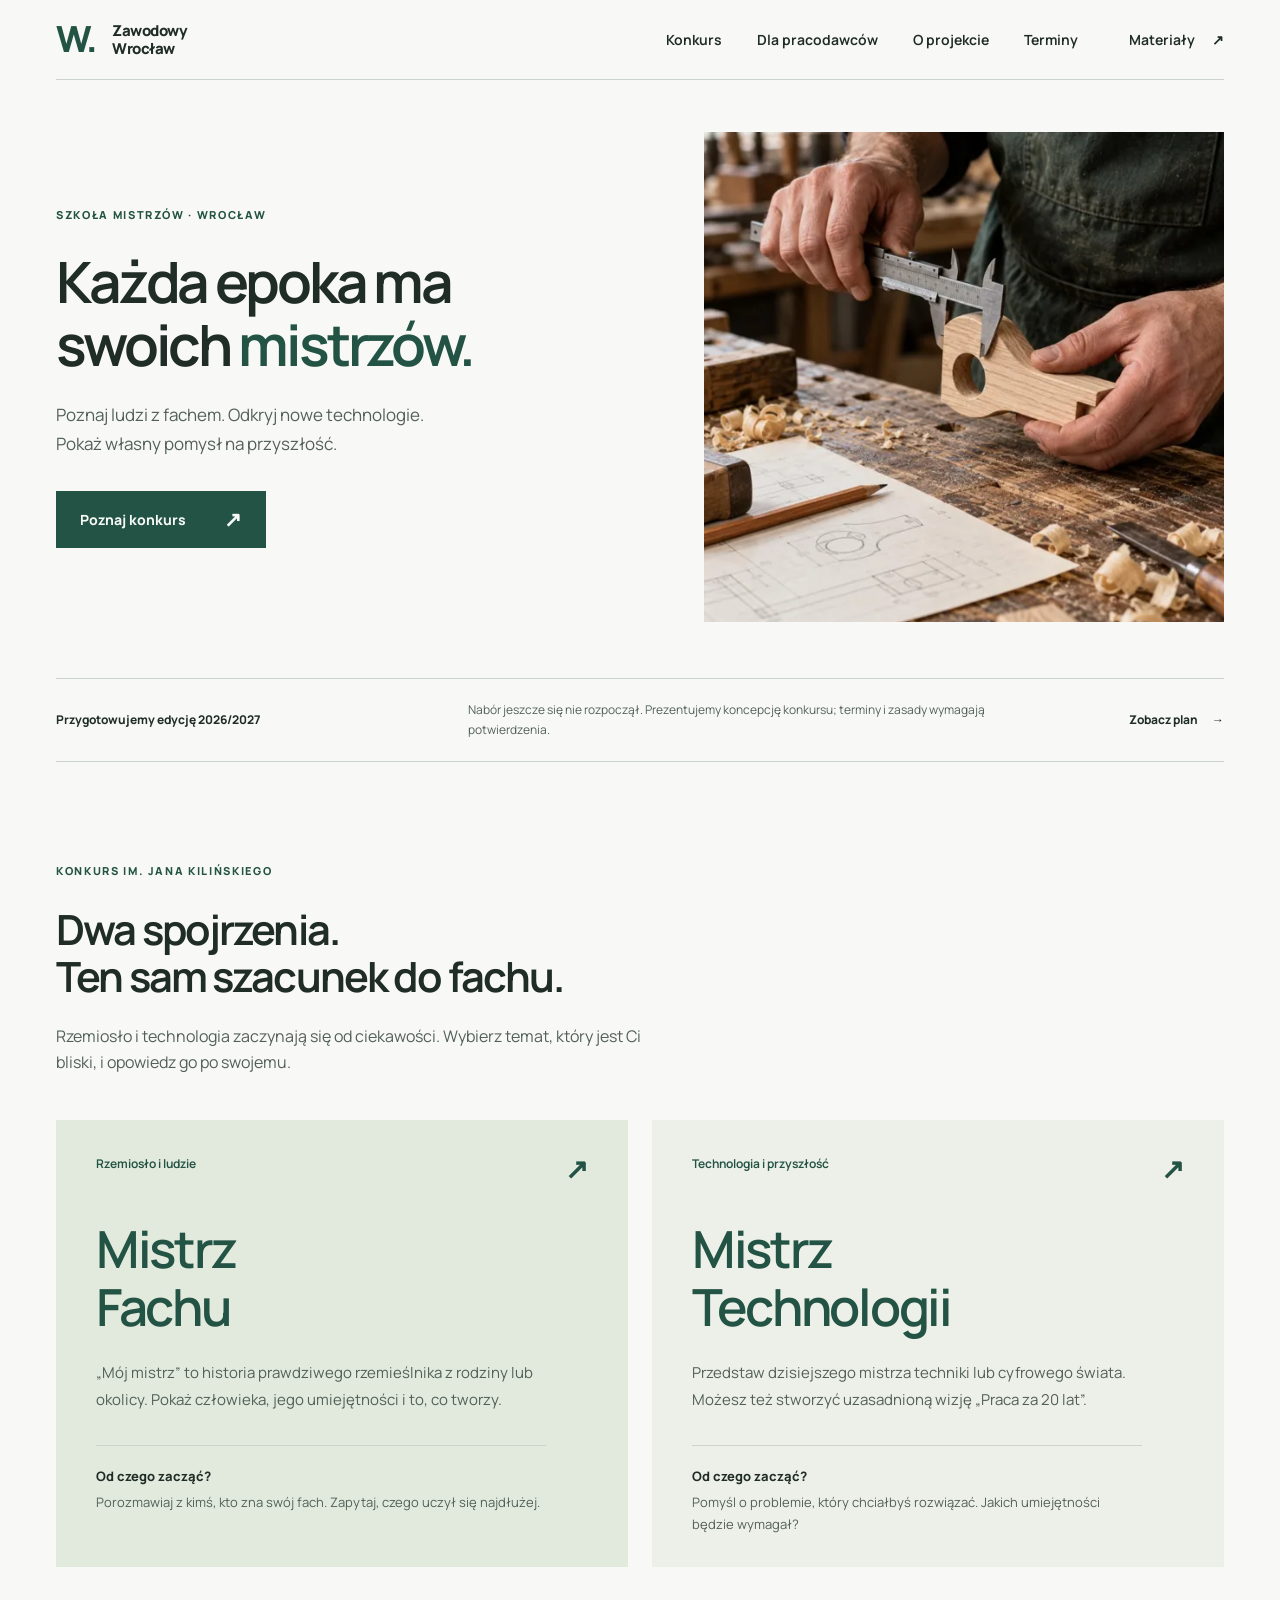
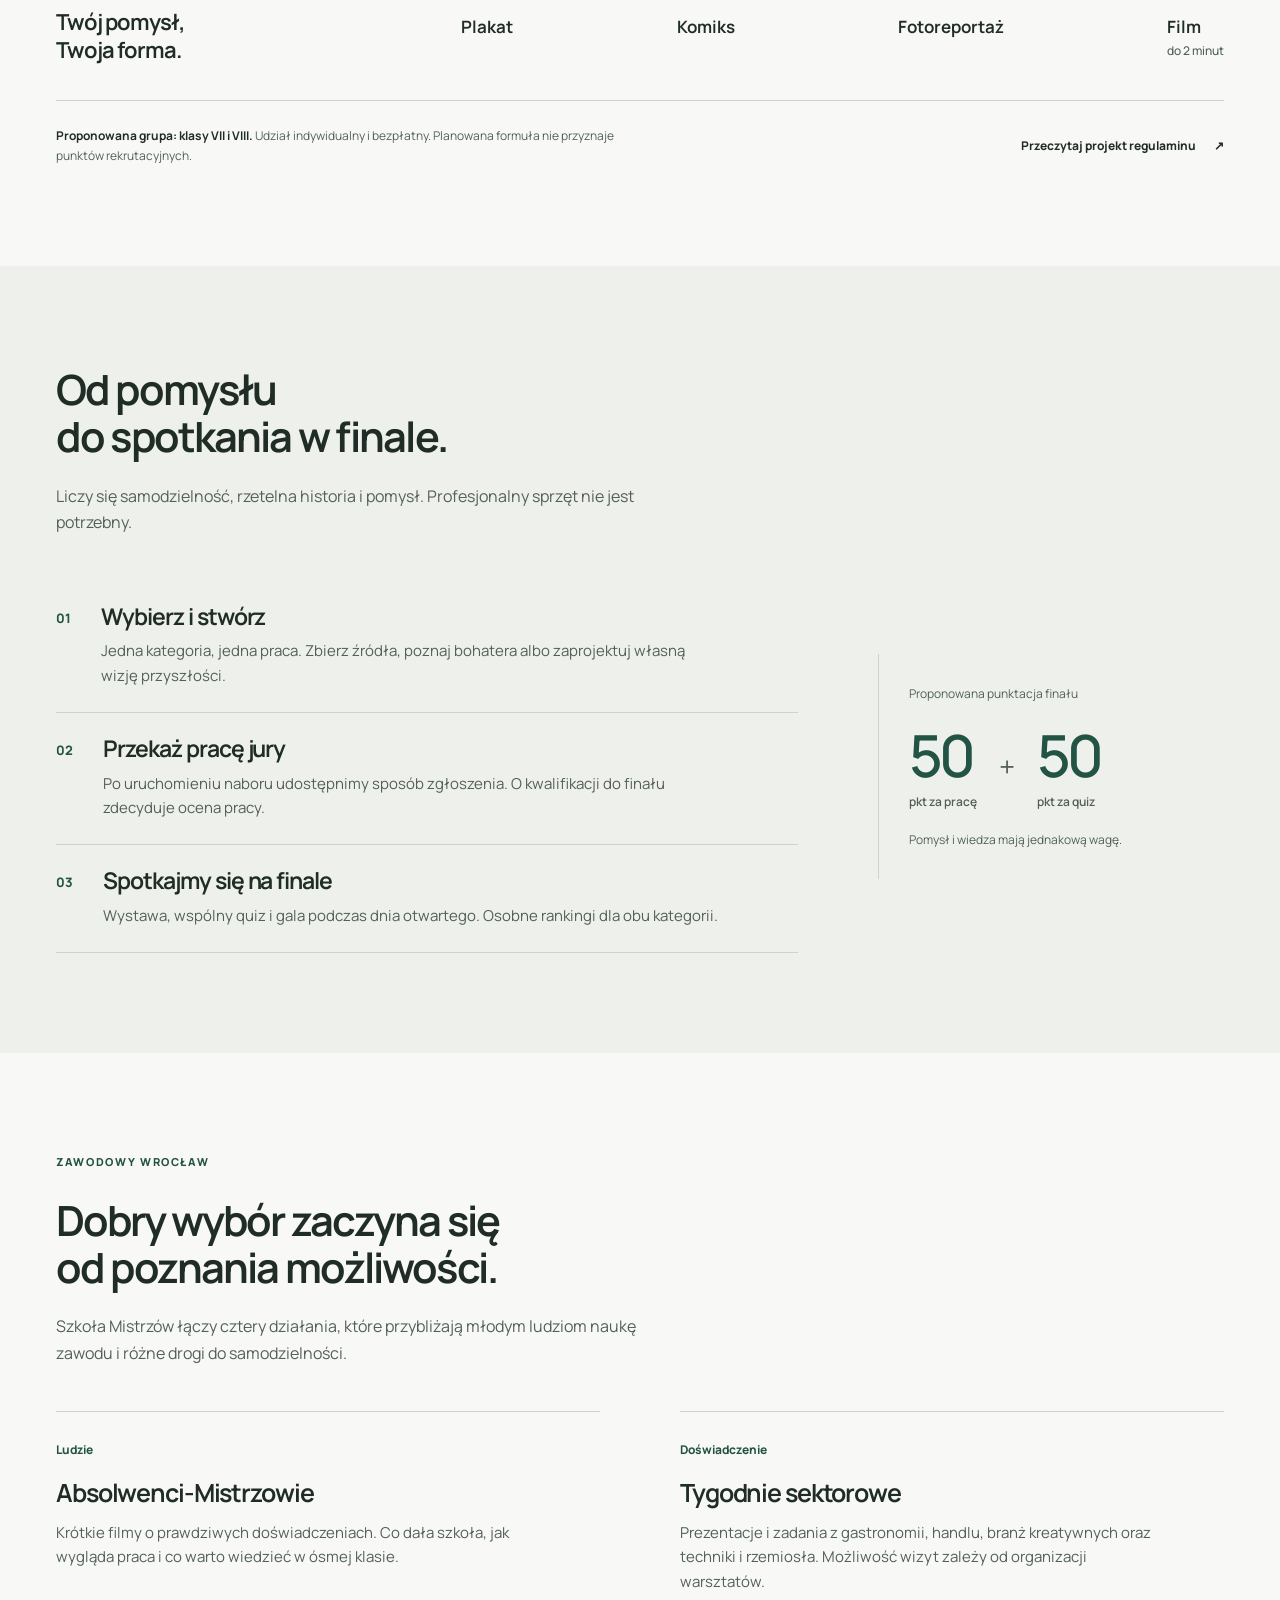
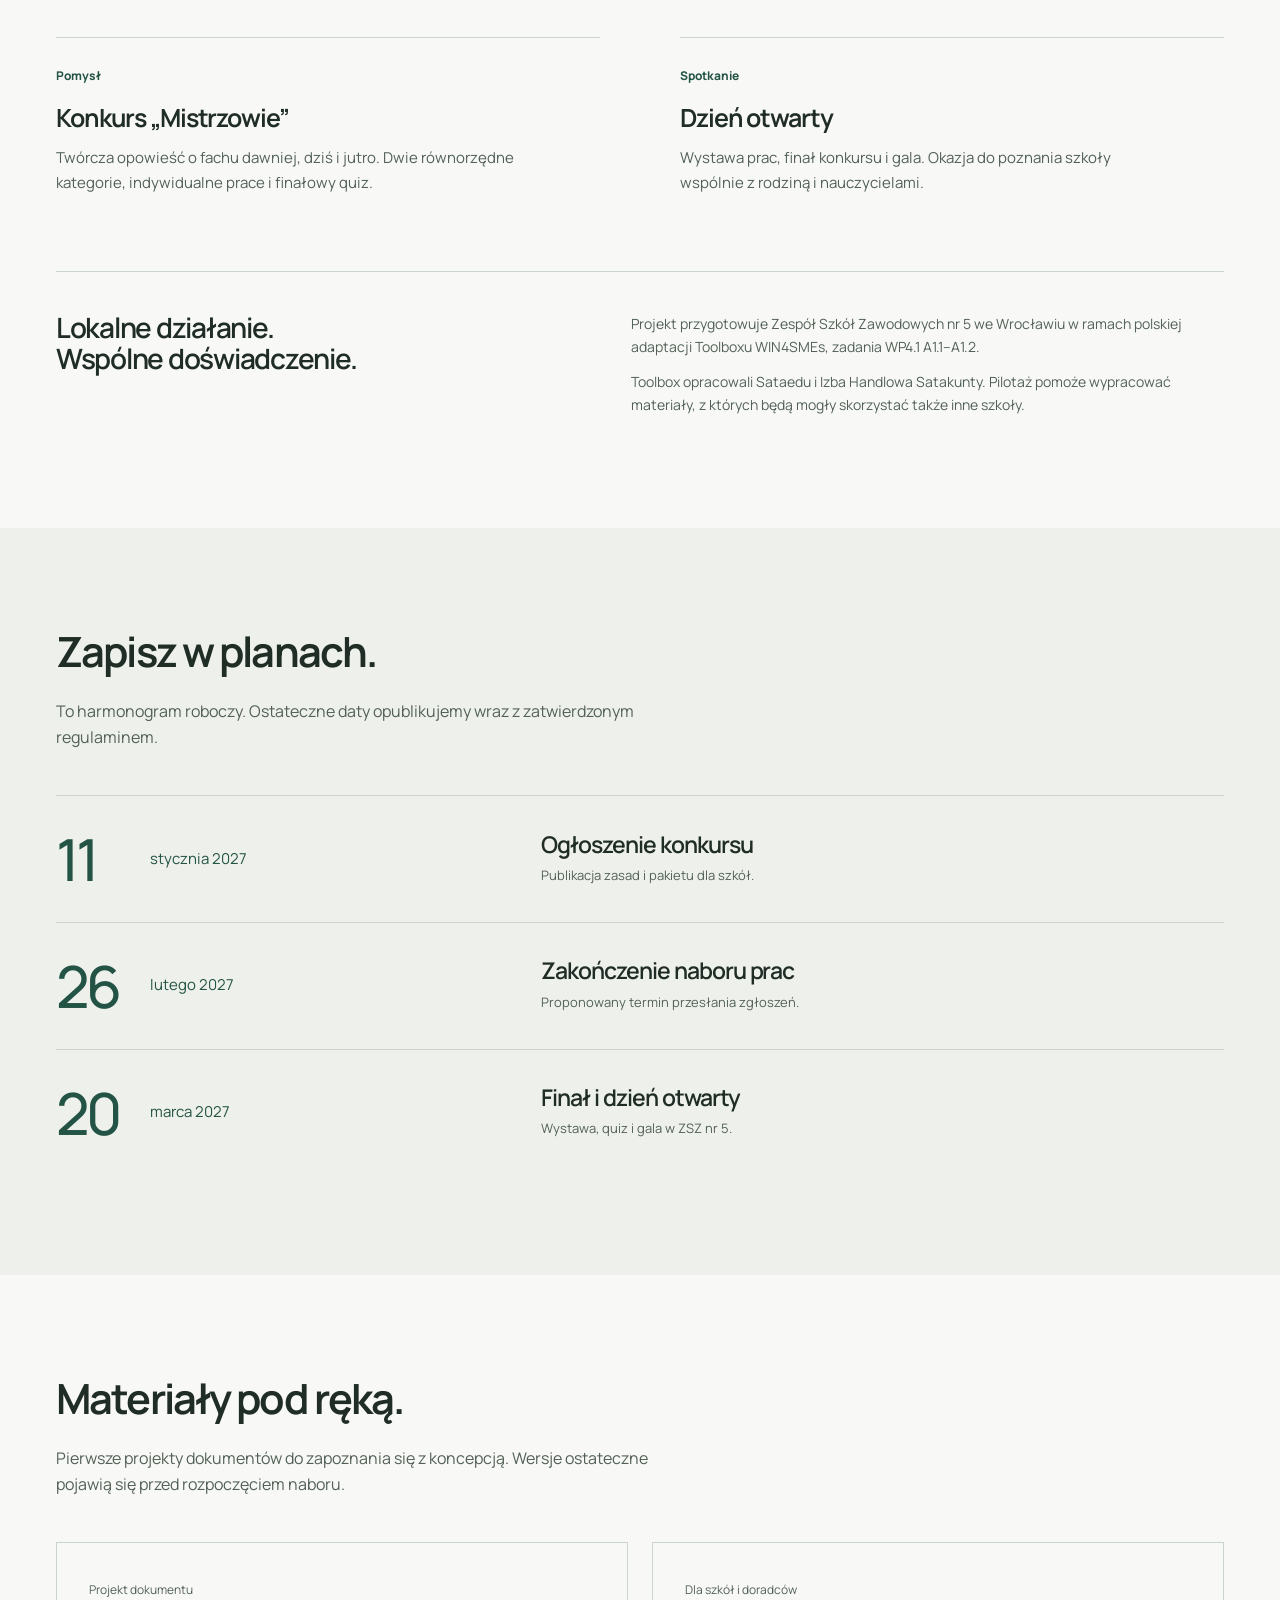
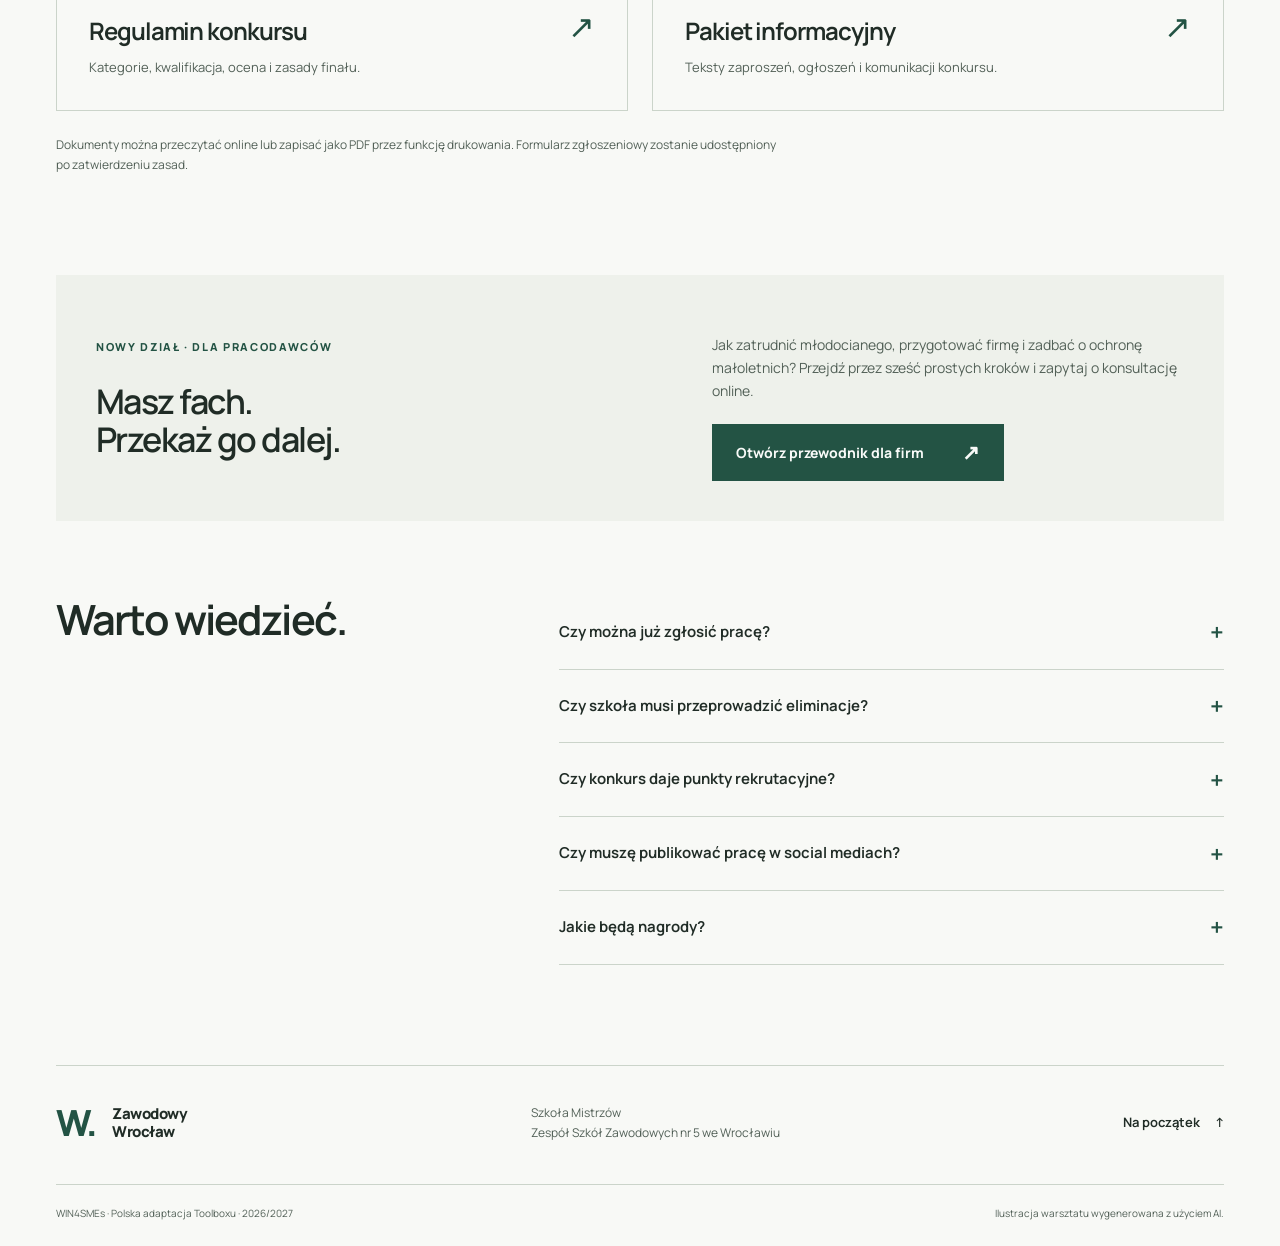
<file: index.html>
<!doctype html>
<html lang="pl">
<head>
  <meta charset="utf-8">
  <meta name="viewport" content="width=device-width, initial-scale=1">
  <meta name="theme-color" content="#235344">
  <title>Zawodowy Wrocław | Każda epoka ma swoich mistrzów</title>
  <meta name="description" content="Poznaj projekt Zawodowy Wrocław i planowany konkurs Mistrzowie im. Jana Kilińskiego. Rzemiosło, nowe technologie i pomysły młodych ludzi.">
  <meta property="og:title" content="Zawodowy Wrocław. Każda epoka ma swoich mistrzów.">
  <meta property="og:description" content="Konkurs im. Jana Kilińskiego, historie absolwentów i odkrywanie zawodów. Poznaj plan projektu na rok 2026/2027.">
  <meta property="og:type" content="website">
  <meta property="og:locale" content="pl_PL">
  <meta property="og:image" content="https://adeodatus11.github.io/zawodowy-wroclaw/assets/mistrzowie.jpg">
  <link rel="icon" href="assets/favicon.svg" type="image/svg+xml">
  <link rel="canonical" href="https://adeodatus11.github.io/zawodowy-wroclaw/">
  <link rel="preload" href="assets/manrope-latin-wght-normal.woff2" as="font" type="font/woff2" crossorigin>
  <link rel="stylesheet" href="assets/style.css">
  <link rel="stylesheet" href="assets/pracodawcy.css">
  <script src="assets/main.js" defer></script>
</head>
<body>
<a class="skip" href="#main">Przejdź do treści</a>
<header class="header wrap">
  <a class="brand" href="./" ><span class="brand-mark" aria-hidden="true">W.</span><span>Zawodowy<br>Wrocław</span></a>
  <button class="menu-toggle" aria-expanded="false" aria-controls="navigation" hidden>Menu <span aria-hidden="true">+</span></button>
  <nav id="navigation" aria-label="Nawigacja główna"><a href="#konkurs">Konkurs</a><a href="pracodawcy/">Dla pracodawców</a><a href="#projekt">O projekcie</a><a href="#terminy">Terminy</a><a class="nav-materials" href="#materialy">Materiały <span aria-hidden="true">↗</span></a></nav>
</header>
<main id="main">
  <section class="hero wrap" aria-labelledby="hero-title">
    <div class="hero-copy">
      <p class="eyebrow">Szkoła Mistrzów · Wrocław</p>
      <h1 id="hero-title">Każda epoka ma<br>swoich <span>mistrzów.</span></h1>
      <p class="hero-intro">Poznaj ludzi z fachem. Odkryj nowe technologie. Pokaż własny pomysł na przyszłość.</p>
      <a class="button" href="#konkurs">Poznaj konkurs <span aria-hidden="true">↗</span></a>
    </div>
    <figure class="hero-image"><img src="assets/mistrzowie-1100.webp" srcset="assets/mistrzowie-600.webp 600w, assets/mistrzowie-1100.webp 1100w" sizes="(max-width: 767px) calc(100vw - 40px), 45vw" width="1024" height="1280" fetchpriority="high" alt="Ilustracja wygenerowana AI: dłonie rzemieślnika mierzącego drewniany element suwmiarką."></figure>
  </section>
  <aside class="notice wrap" aria-label="Status projektu"><strong>Przygotowujemy edycję 2026/2027</strong><p>Nabór jeszcze się nie rozpoczął. Prezentujemy koncepcję konkursu; terminy i zasady wymagają potwierdzenia.</p><a href="#terminy">Zobacz plan <span aria-hidden="true">→</span></a></aside>

  <section class="section wrap" id="konkurs" aria-labelledby="competition-title">
    <div class="section-heading"><p class="eyebrow">Konkurs im. Jana Kilińskiego</p><h2 id="competition-title">Dwa spojrzenia.<br>Ten sam szacunek do fachu.</h2><p>Rzemiosło i technologia zaczynają się od ciekawości. Wybierz temat, który jest Ci bliski, i opowiedz go po swojemu.</p></div>
    <div class="categories">
      <article class="category craft"><div class="category-top"><span>Rzemiosło i ludzie</span><span aria-hidden="true">↗</span></div><h3>Mistrz<br>Fachu</h3><p>„Mój mistrz” to historia prawdziwego rzemieślnika z rodziny lub okolicy. Pokaż człowieka, jego umiejętności i to, co tworzy.</p><div class="category-example"><span>Od czego zacząć?</span>Porozmawiaj z kimś, kto zna swój fach. Zapytaj, czego uczył się najdłużej.</div></article>
      <article class="category technology"><div class="category-top"><span>Technologia i przyszłość</span><span aria-hidden="true">↗</span></div><h3>Mistrz<br>Technologii</h3><p>Przedstaw dzisiejszego mistrza techniki lub cyfrowego świata. Możesz też stworzyć uzasadnioną wizję „Praca za 20 lat”.</p><div class="category-example"><span>Od czego zacząć?</span>Pomyśl o problemie, który chciałbyś rozwiązać. Jakich umiejętności będzie wymagał?</div></article>
    </div>
    <div class="formats"><h3>Twój pomysł,<br>Twoja forma.</h3><ul aria-label="Dopuszczalne formy pracy"><li>Plakat</li><li>Komiks</li><li>Fotoreportaż</li><li>Film <span>do 2 minut</span></li></ul></div>
    <div class="participation"><p><strong>Proponowana grupa: klasy VII i VIII.</strong> Udział indywidualny i bezpłatny. Planowana formuła nie przyznaje punktów rekrutacyjnych.</p><a class="text-link" href="materialy/regulamin.html">Przeczytaj projekt regulaminu <span aria-hidden="true">↗</span></a></div>
  </section>

  <section class="section process-section" aria-labelledby="process-title"><div class="wrap"><div class="section-heading"><h2 id="process-title">Od pomysłu<br>do spotkania w finale.</h2><p>Liczy się samodzielność, rzetelna historia i pomysł. Profesjonalny sprzęt nie jest potrzebny.</p></div>
    <ol class="process"><li><span class="step-number">01</span><div><h3>Wybierz i stwórz</h3><p>Jedna kategoria, jedna praca. Zbierz źródła, poznaj bohatera albo zaprojektuj własną wizję przyszłości.</p></div></li><li><span class="step-number">02</span><div><h3>Przekaż pracę jury</h3><p>Po uruchomieniu naboru udostępnimy sposób zgłoszenia. O kwalifikacji do finału zdecyduje ocena pracy.</p></div></li><li><span class="step-number">03</span><div><h3>Spotkajmy się na finale</h3><p>Wystawa, wspólny quiz i gala podczas dnia otwartego. Osobne rankingi dla obu kategorii.</p></div></li></ol>
    <div class="scoring"><p>Proponowana punktacja finału</p><div><strong>50<span>pkt za pracę</span></strong><span class="plus" aria-hidden="true">+</span><strong>50<span>pkt za quiz</span></strong></div><p>Pomysł i wiedza mają jednakową wagę.</p></div>
  </div></section>

  <section class="section wrap project" id="projekt" aria-labelledby="project-title"><div class="section-heading"><p class="eyebrow">Zawodowy Wrocław</p><h2 id="project-title">Dobry wybór zaczyna się<br>od poznania możliwości.</h2><p>Szkoła Mistrzów łączy cztery działania, które przybliżają młodym ludziom naukę zawodu i różne drogi do samodzielności.</p></div>
    <div class="project-grid"><article><span class="project-label">Ludzie</span><h3>Absolwenci-Mistrzowie</h3><p>Krótkie filmy o prawdziwych doświadczeniach. Co dała szkoła, jak wygląda praca i co warto wiedzieć w ósmej klasie.</p></article><article><span class="project-label">Doświadczenie</span><h3>Tygodnie sektorowe</h3><p>Prezentacje i zadania z gastronomii, handlu, branż kreatywnych oraz techniki i rzemiosła. Możliwość wizyt zależy od organizacji warsztatów.</p></article><article><span class="project-label">Pomysł</span><h3>Konkurs „Mistrzowie”</h3><p>Twórcza opowieść o fachu dawniej, dziś i jutro. Dwie równorzędne kategorie, indywidualne prace i finałowy quiz.</p></article><article><span class="project-label">Spotkanie</span><h3>Dzień otwarty</h3><p>Wystawa prac, finał konkursu i gala. Okazja do poznania szkoły wspólnie z rodziną i nauczycielami.</p></article></div>
    <div class="project-context"><h3>Lokalne działanie.<br>Wspólne doświadczenie.</h3><div><p>Projekt przygotowuje Zespół Szkół Zawodowych nr 5 we Wrocławiu w ramach polskiej adaptacji Toolboxu WIN4SMEs, zadania WP4.1 A1.1–A1.2.</p><p>Toolbox opracowali Sataedu i Izba Handlowa Satakunty. Pilotaż pomoże wypracować materiały, z których będą mogły skorzystać także inne szkoły.</p></div></div>
  </section>

  <section class="section schedule-section" id="terminy" aria-labelledby="dates-title"><div class="wrap"><div class="section-heading"><h2 id="dates-title">Zapisz w planach.</h2><p>To harmonogram roboczy. Ostateczne daty opublikujemy wraz z zatwierdzonym regulaminem.</p></div><ol class="schedule"><li><time datetime="2027-01-11"><strong>11</strong><span>stycznia 2027</span></time><div><h3>Ogłoszenie konkursu</h3><p>Publikacja zasad i pakietu dla szkół.</p></div></li><li><time datetime="2027-02-26"><strong>26</strong><span>lutego 2027</span></time><div><h3>Zakończenie naboru prac</h3><p>Proponowany termin przesłania zgłoszeń.</p></div></li><li><time datetime="2027-03-20"><strong>20</strong><span>marca 2027</span></time><div><h3>Finał i dzień otwarty</h3><p>Wystawa, quiz i gala w ZSZ nr 5.</p></div></li></ol></div></section>

  <section class="section wrap" id="materialy" aria-labelledby="materials-title"><div class="section-heading"><h2 id="materials-title">Materiały pod ręką.</h2><p>Pierwsze projekty dokumentów do zapoznania się z koncepcją. Wersje ostateczne pojawią się przed rozpoczęciem naboru.</p></div><div class="downloads"><a href="materialy/regulamin.html"><div><span>Projekt dokumentu</span><h3>Regulamin konkursu</h3><p>Kategorie, kwalifikacja, ocena i zasady finału.</p></div><span class="download-arrow" aria-hidden="true">↗</span></a><a href="materialy/promocja.html"><div><span>Dla szkół i doradców</span><h3>Pakiet informacyjny</h3><p>Teksty zaproszeń, ogłoszeń i komunikacji konkursu.</p></div><span class="download-arrow" aria-hidden="true">↗</span></a></div><p class="materials-note">Dokumenty można przeczytać online lub zapisać jako PDF przez funkcję drukowania. Formularz zgłoszeniowy zostanie udostępniony po zatwierdzeniu zasad.</p></section>

  <section class="employer-promo wrap" aria-labelledby="employer-title"><div><p class="eyebrow">Nowy dział · Dla pracodawców</p><h2 id="employer-title">Masz fach.<br>Przekaż go dalej.</h2></div><div><p>Jak zatrudnić młodocianego, przygotować firmę i zadbać o ochronę małoletnich? Przejdź przez sześć prostych kroków i zapytaj o konsultację online.</p><a class="button" href="pracodawcy/">Otwórz przewodnik dla firm <span aria-hidden="true">↗</span></a></div></section>
  <section class="section wrap faq-section" aria-labelledby="faq-title"><h2 id="faq-title">Warto wiedzieć.</h2><div class="faq"><details><summary>Czy można już zgłosić pracę?</summary><p>Jeszcze nie. Strona prezentuje przygotowywaną edycję. Po zatwierdzeniu regulaminu pojawią się ostateczne daty, formularze i sposób przekazania pracy.</p></details><details><summary>Czy szkoła musi przeprowadzić eliminacje?</summary><p>Aktualna propozycja nie przewiduje testu szkolnego. Uczestnicy przesyłają prace, które ocenia jury. Szczegóły określi ostateczny regulamin.</p></details><details><summary>Czy konkurs daje punkty rekrutacyjne?</summary><p>Nie. Planowana formuła konkursu nie przyznaje punktów w rekrutacji do szkół ponadpodstawowych.</p></details><details><summary>Czy muszę publikować pracę w social mediach?</summary><p>Nie. Proponowane zasady nie wymagają posiadania konta ani publicznego publikowania pracy. Zgłoszenia będą przekazywane kanałem wskazanym przez organizatora.</p></details><details><summary>Jakie będą nagrody?</summary><p>Nagrody i współpraca z partnerami są w przygotowaniu. Potwierdzone informacje znajdą się w ostatecznym regulaminie przed rozpoczęciem naboru.</p></details></div></section>
</main>
<footer class="footer wrap"><div class="footer-top"><a class="brand" href="./"><span class="brand-mark" aria-hidden="true">W.</span><span>Zawodowy<br>Wrocław</span></a><p>Szkoła Mistrzów<br>Zespół Szkół Zawodowych nr 5 we Wrocławiu</p><a href="#main">Na początek <span aria-hidden="true">↑</span></a></div><div class="footer-bottom"><p>WIN4SMEs · Polska adaptacja Toolboxu · 2026/2027</p><p>Ilustracja warsztatu wygenerowana z użyciem AI.</p></div></footer>
</body>
</html>
</file>
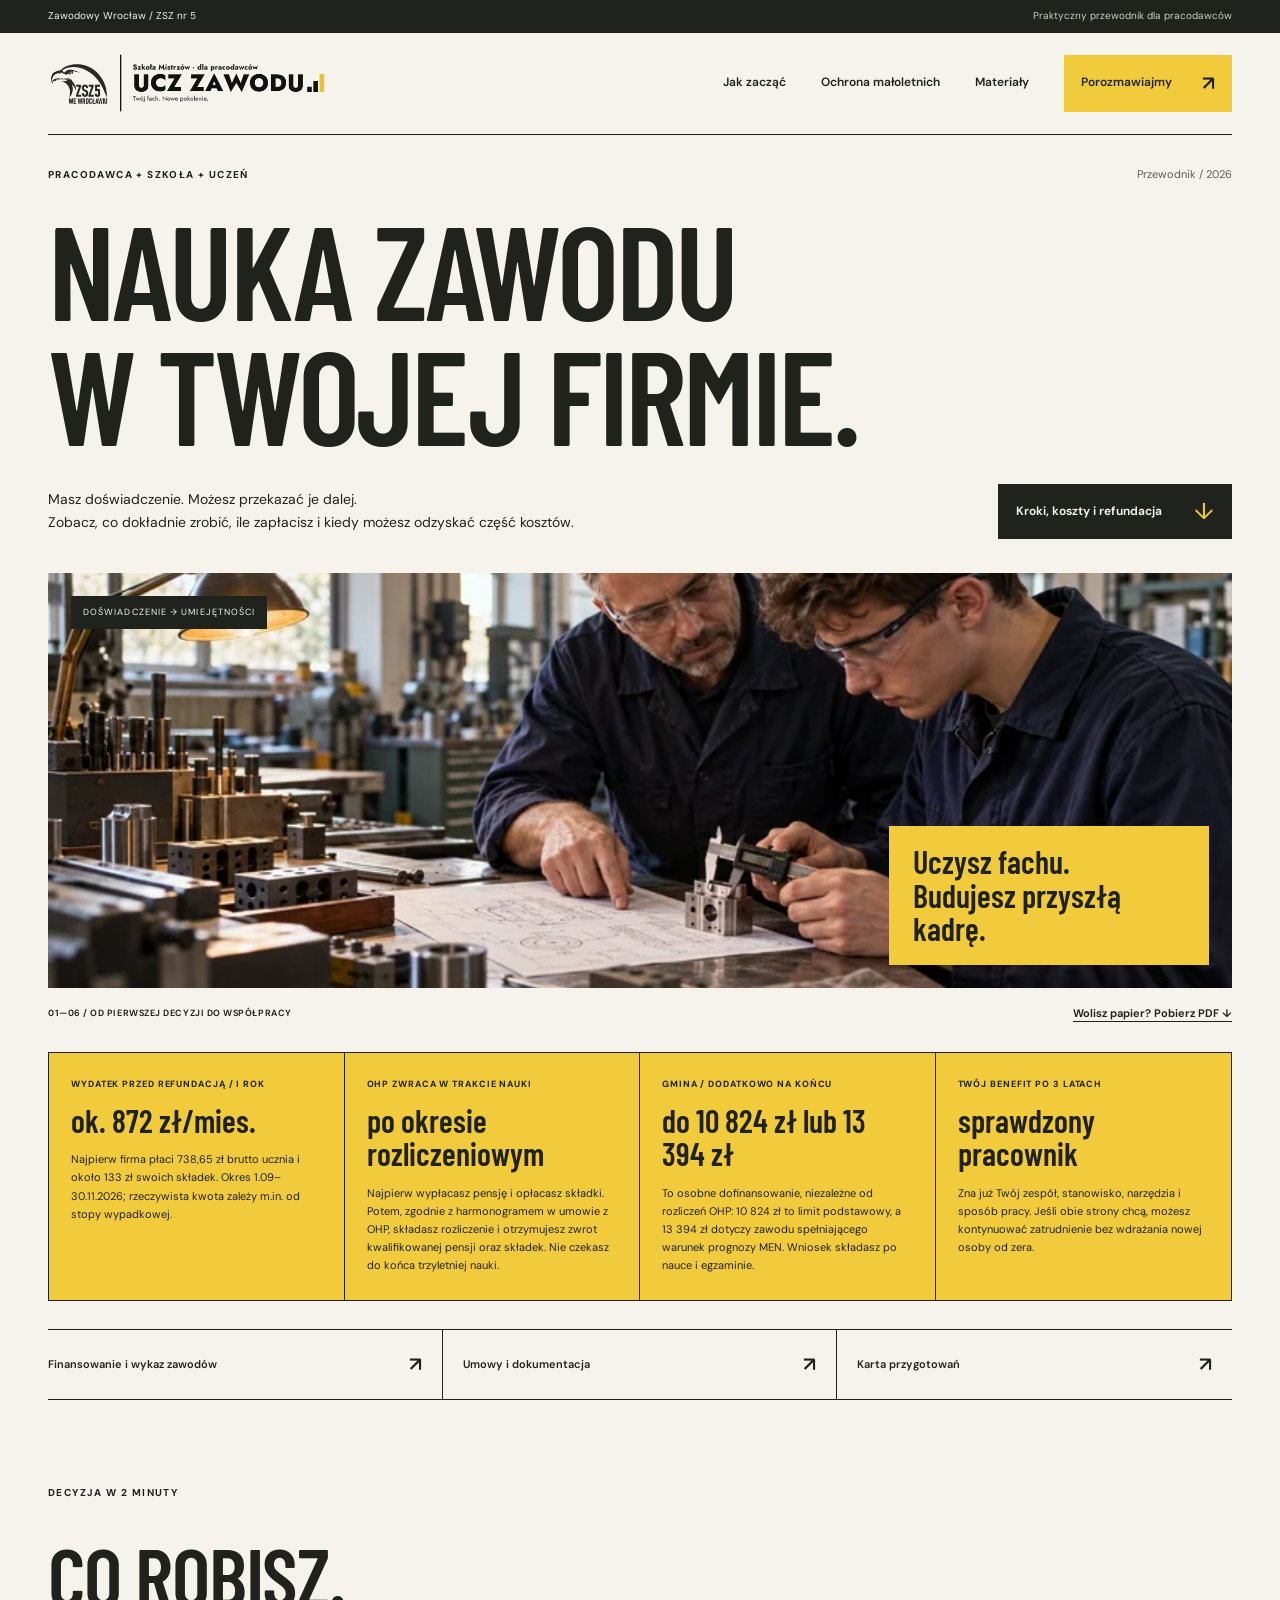
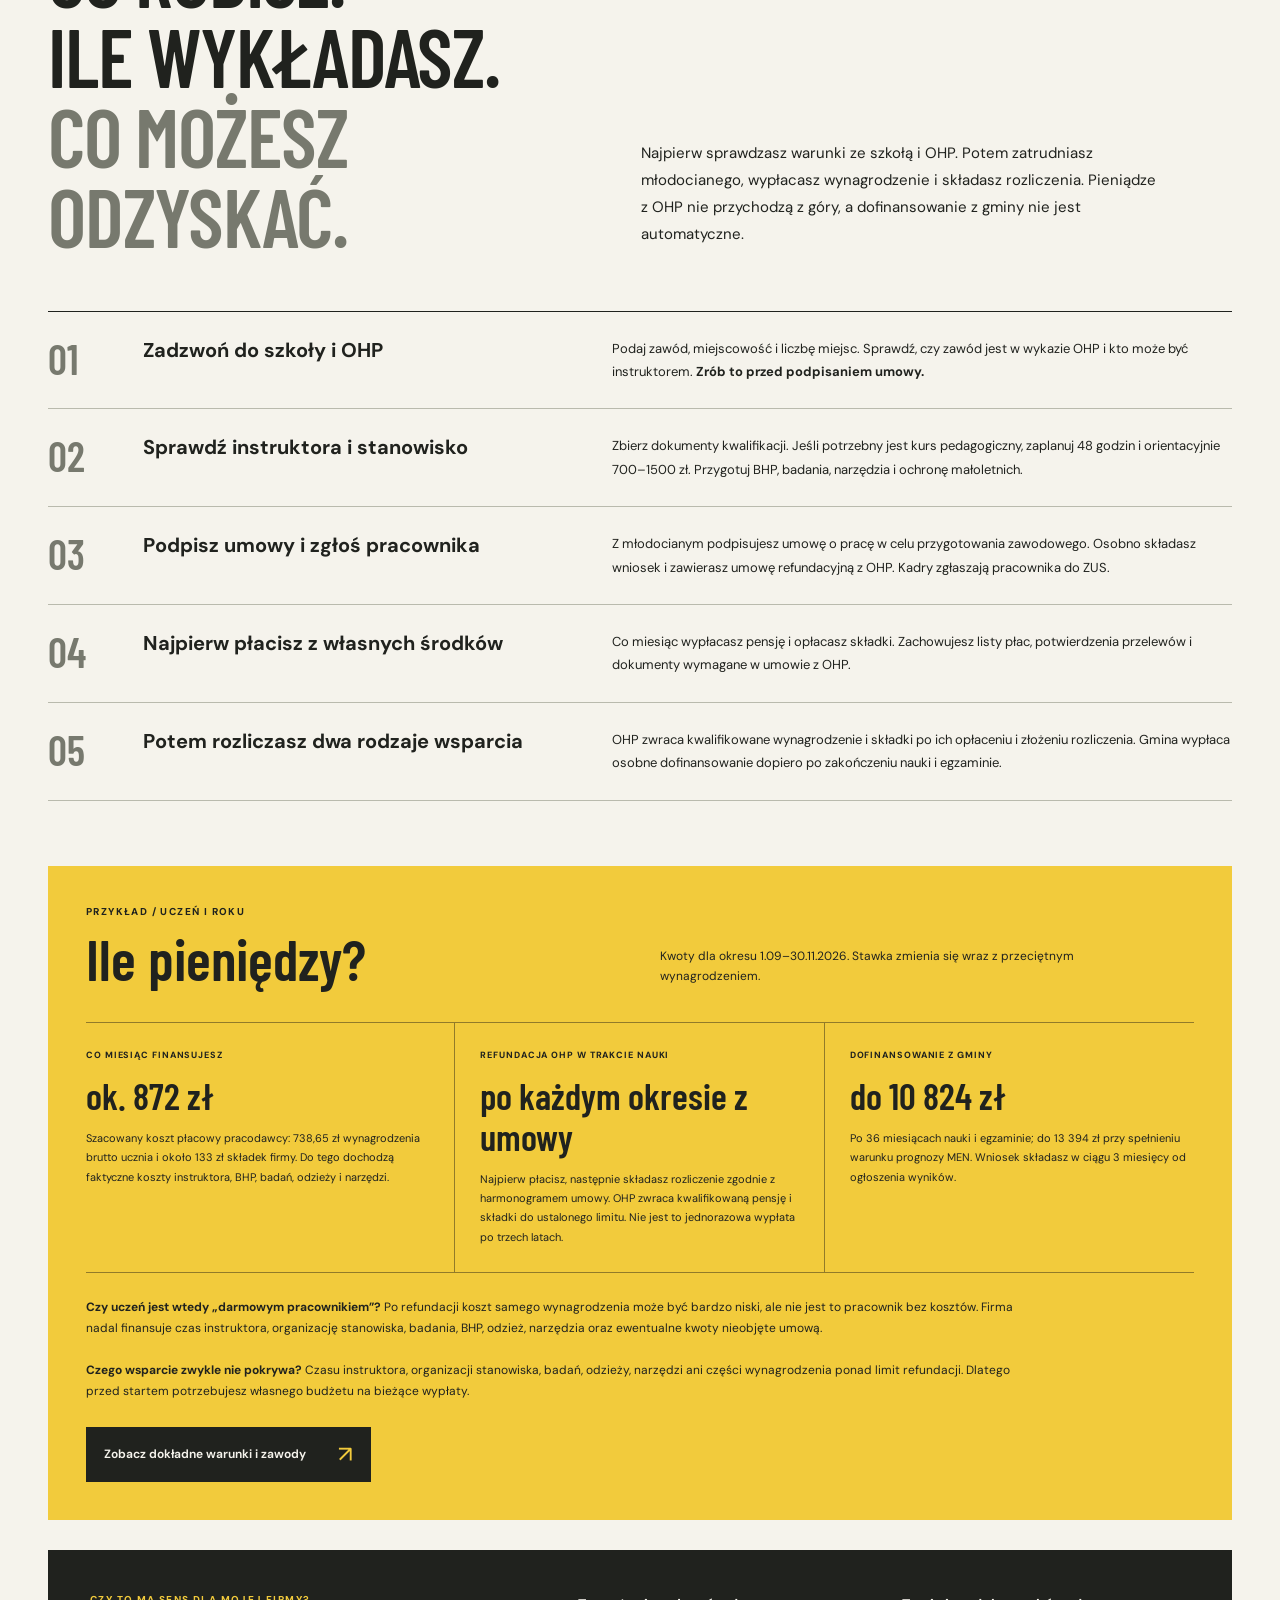
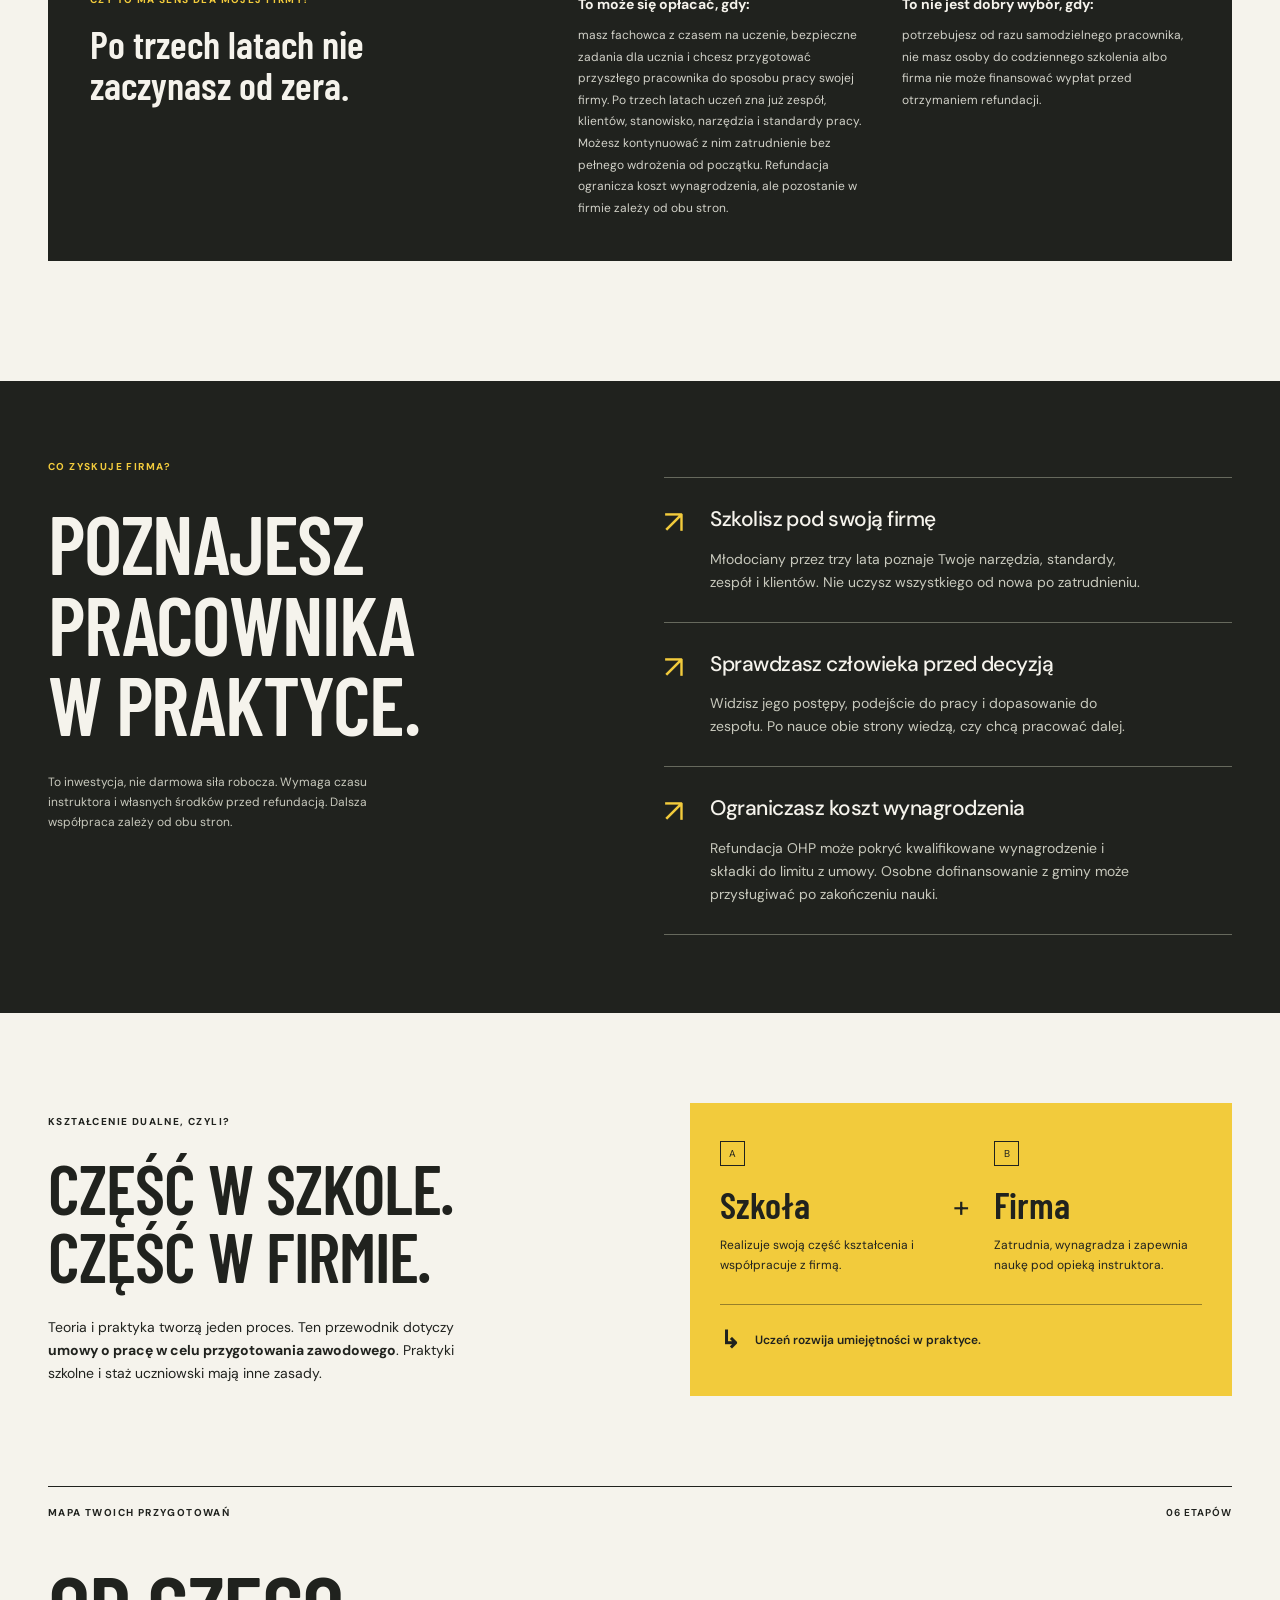
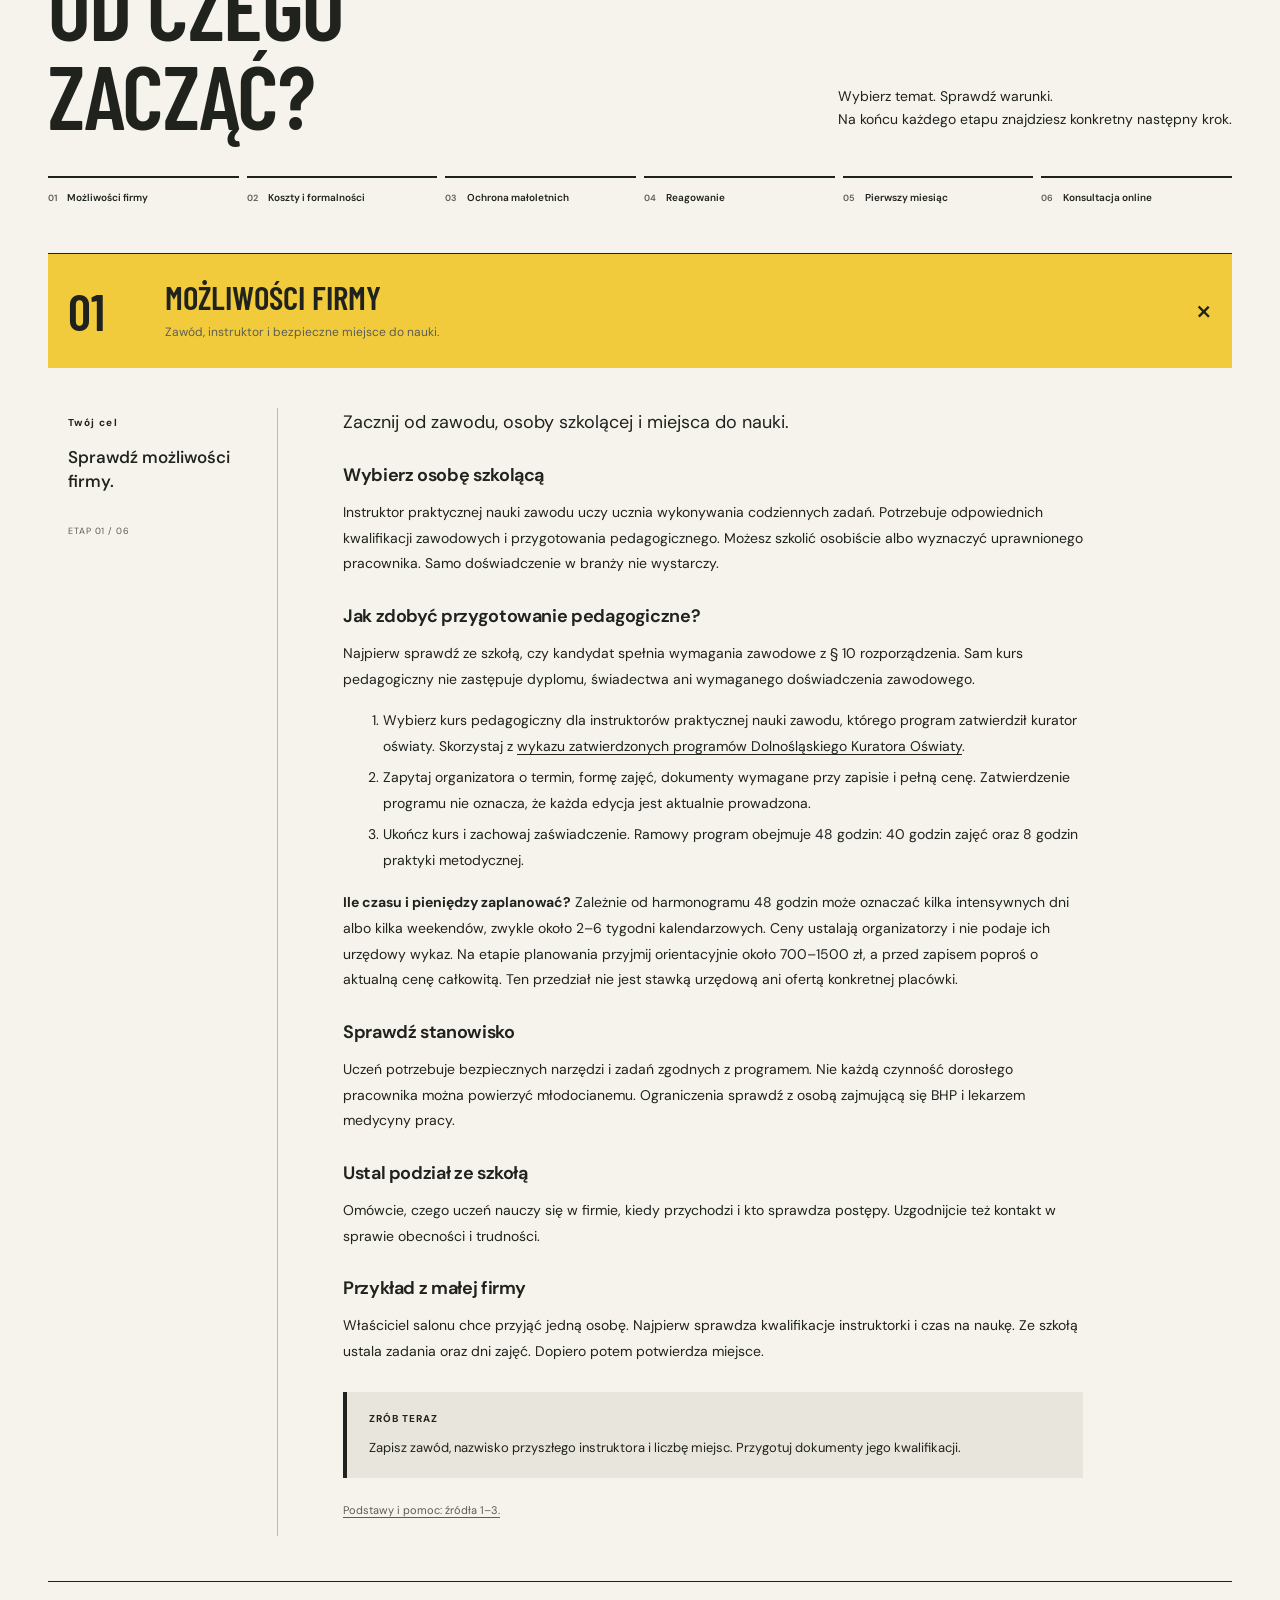
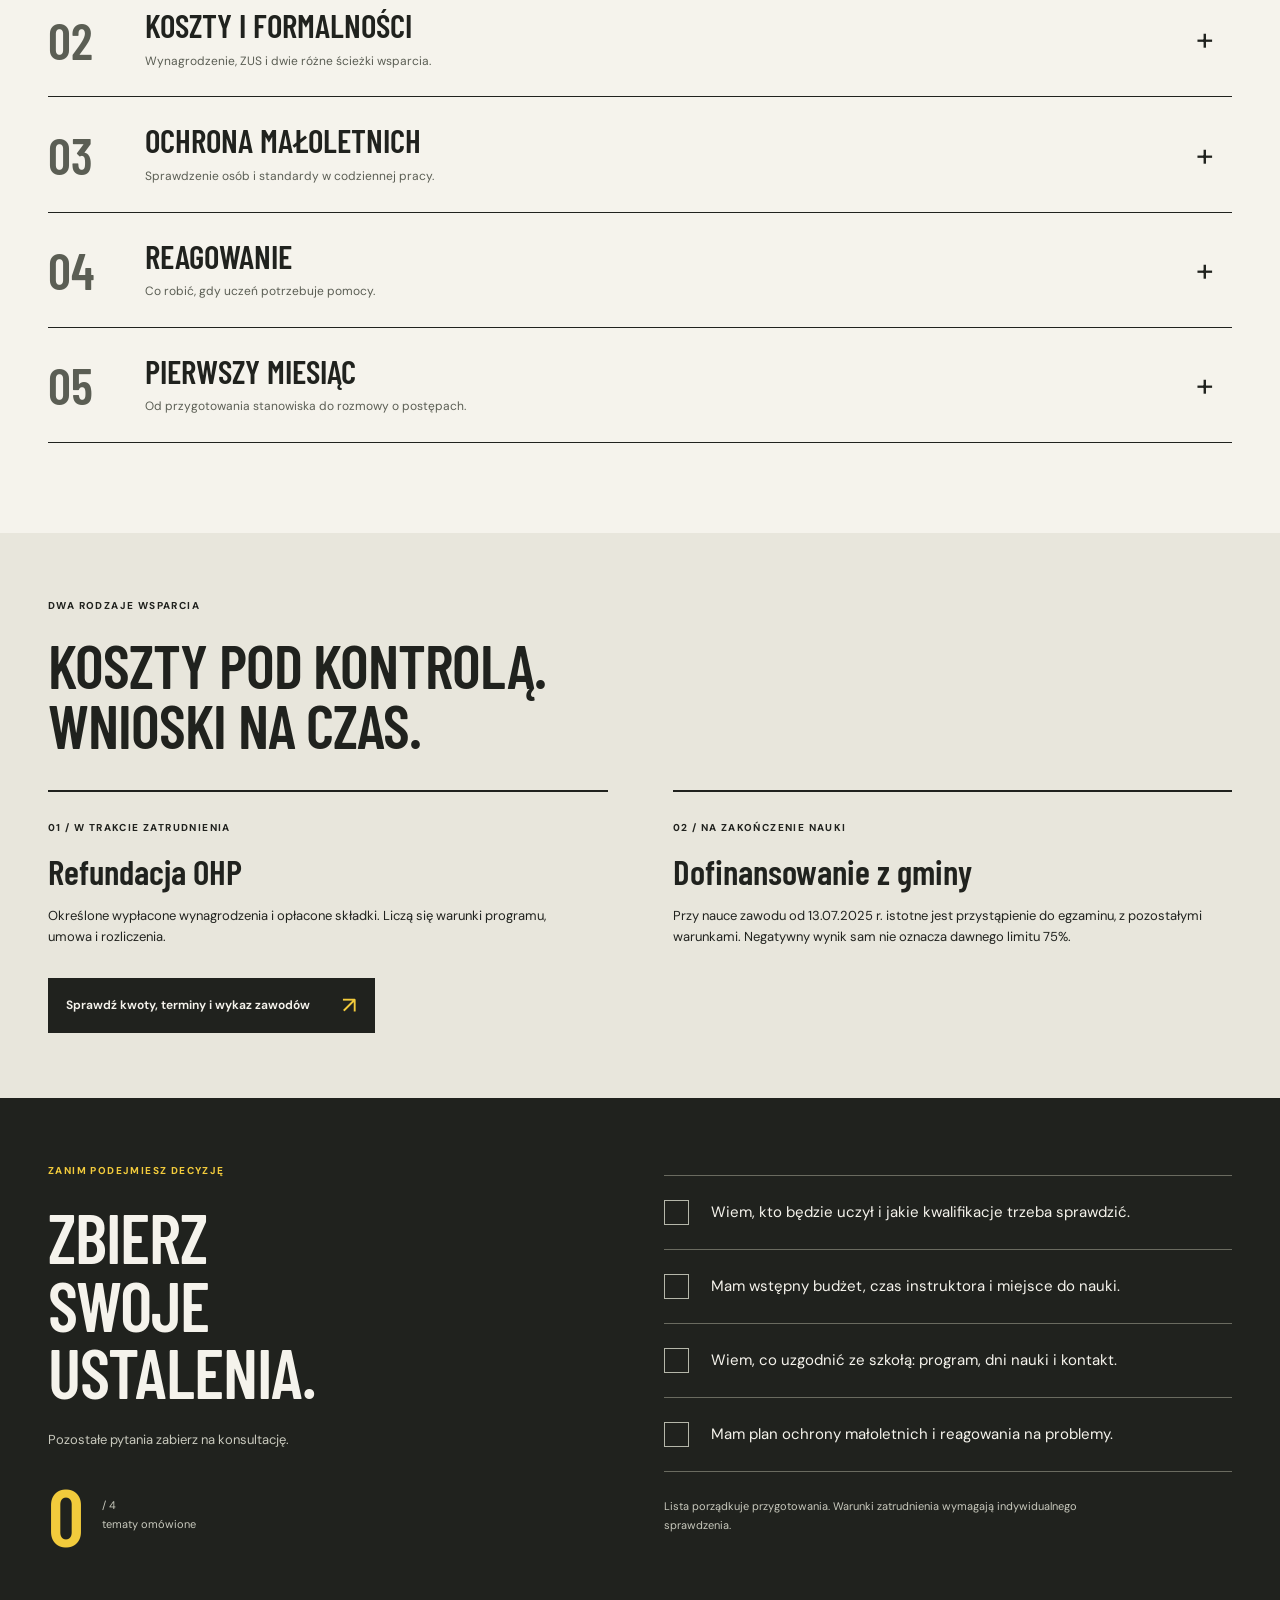
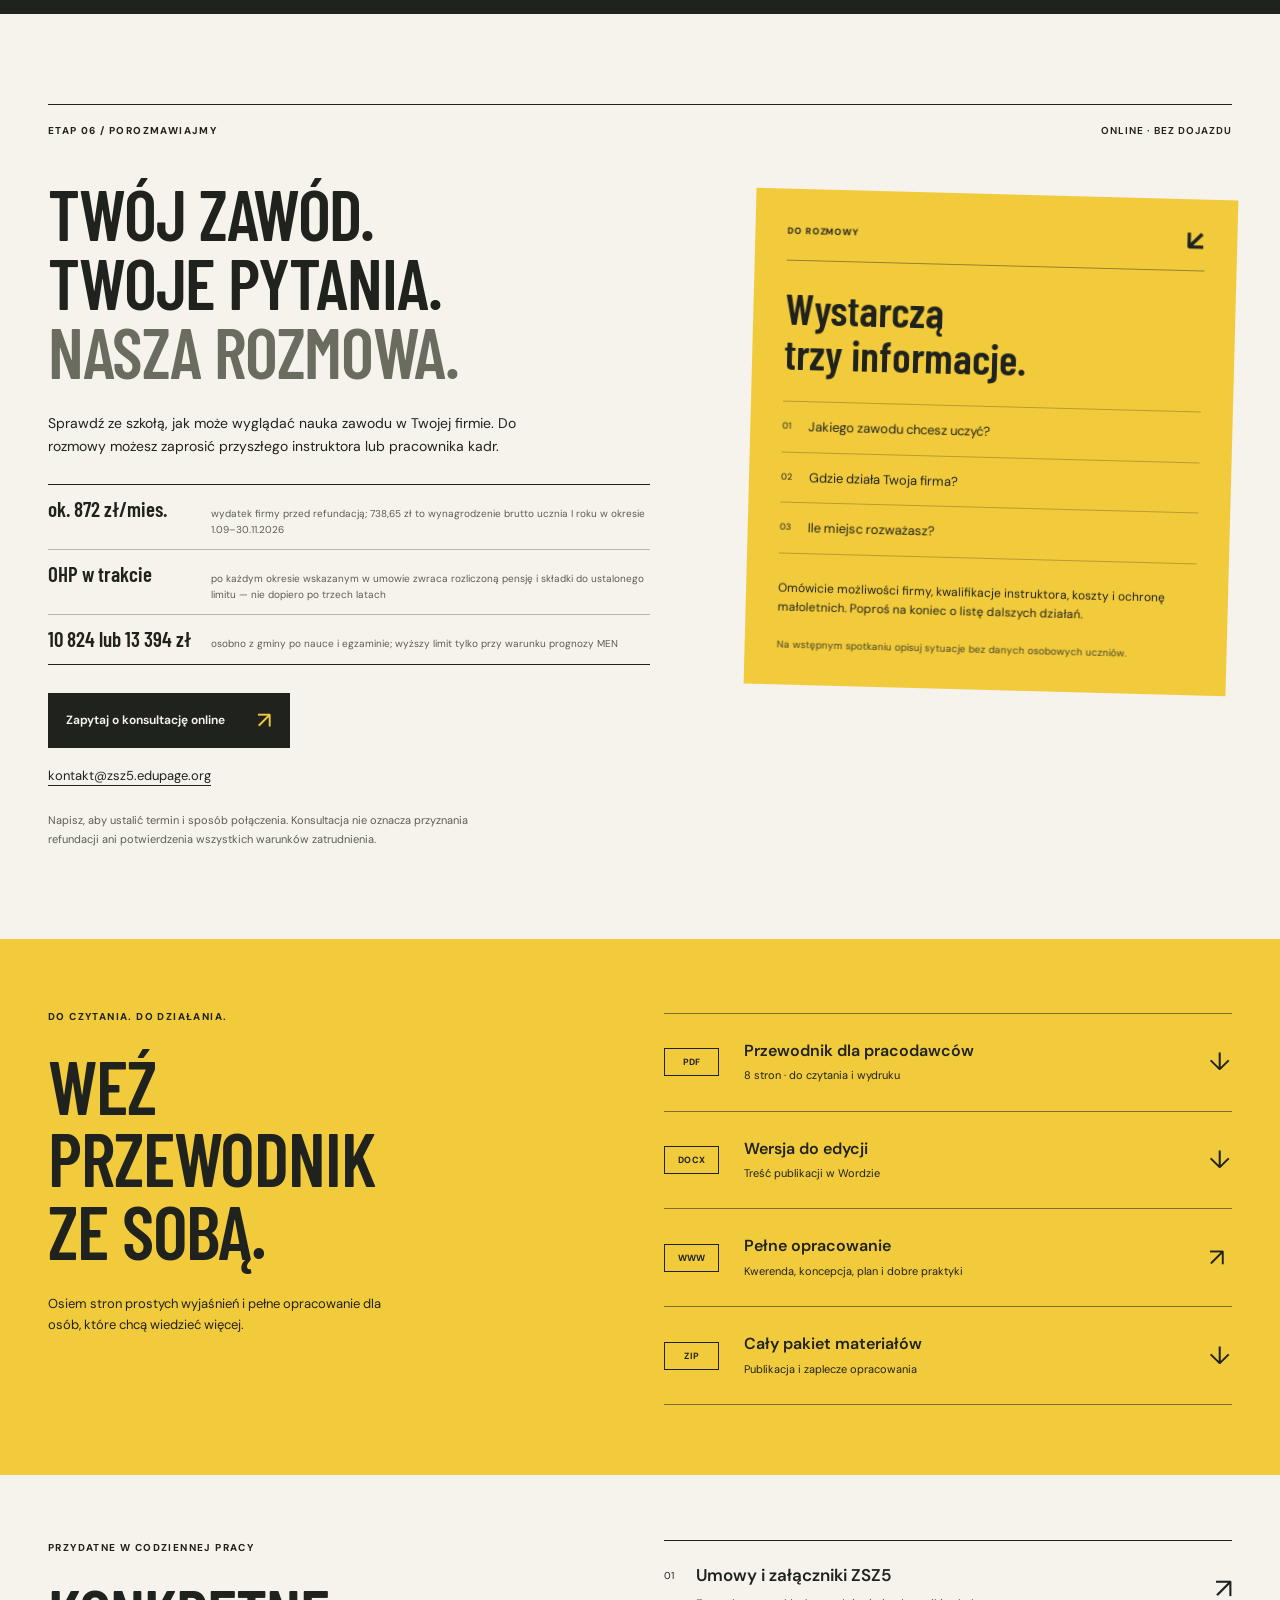
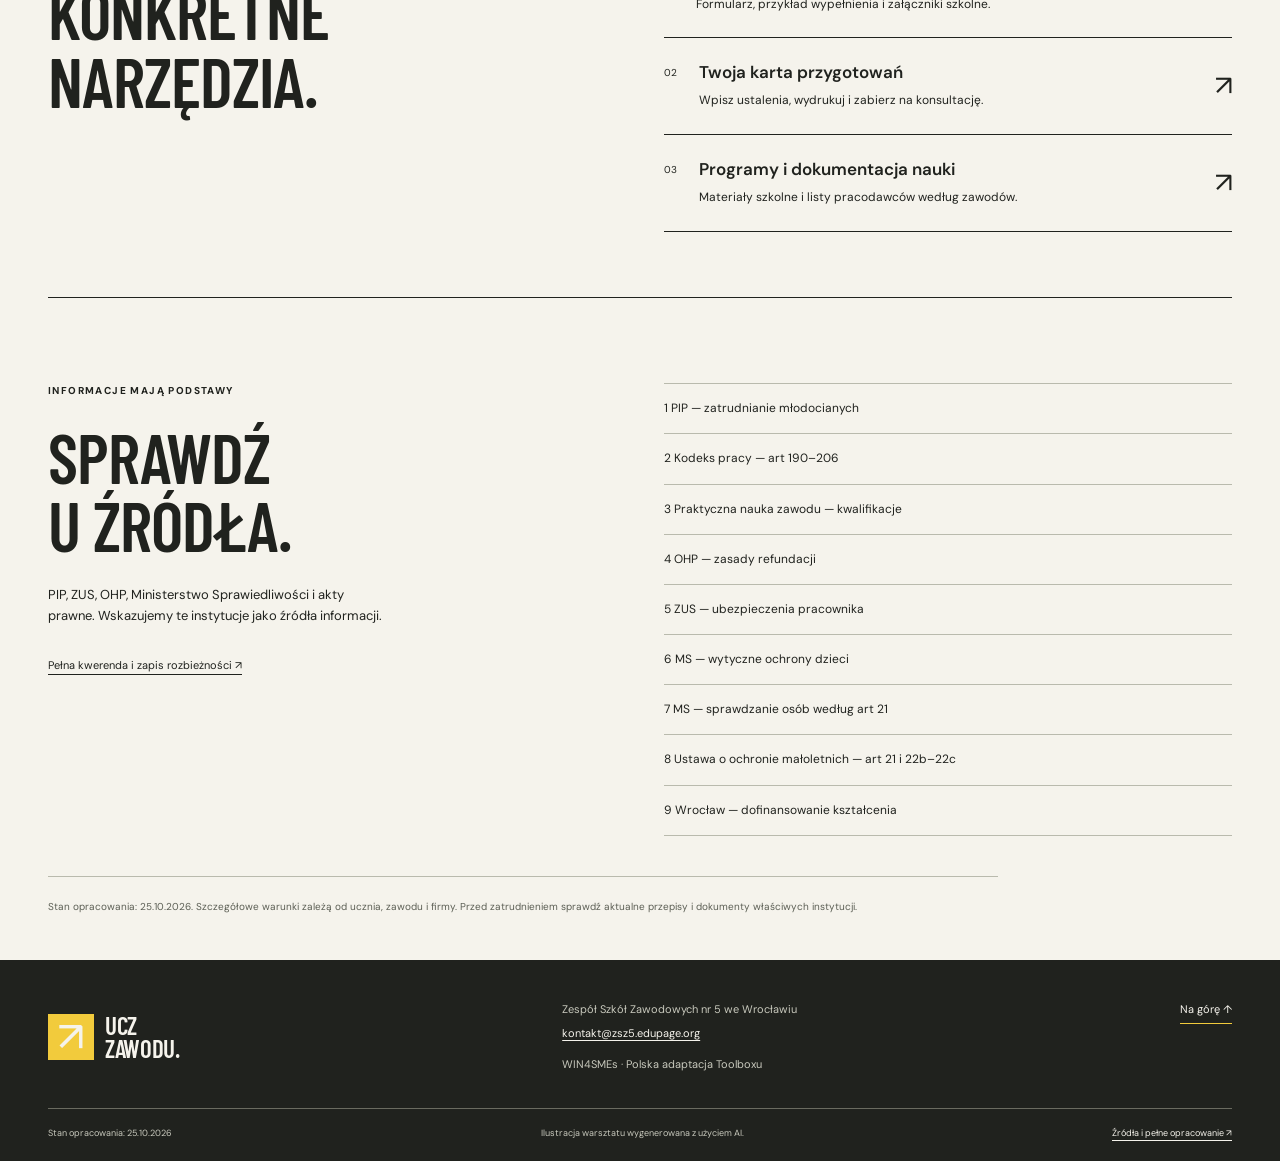
<file: pracodawcy/index.html>
<!doctype html><html lang="pl"><head><meta charset="utf-8"><meta name="viewport" content="width=device-width,initial-scale=1"><meta name="theme-color" content="#f2cb3c"><title>Nauka zawodu w Twojej firmie | Ucz zawodu</title><meta name="description" content="Przewodnik dla pracodawców. Sześć etapów: możliwości firmy, koszty, ochrona małoletnich, wdrożenie i konsultacja online."><meta property="og:title" content="Nauka zawodu w Twojej firmie"><meta property="og:description" content="Przewodnik dla pracodawców. Sześć etapów: możliwości firmy, koszty, ochrona małoletnich, wdrożenie i konsultacja online."><meta property="og:type" content="website"><meta property="og:locale" content="pl_PL"><meta property="og:image" content="https://adeodatus11.github.io/zawodowy-wroclaw/pracodawcy/assets/nauka-w-warsztacie-1600.webp"><link rel="canonical" href="https://adeodatus11.github.io/zawodowy-wroclaw/pracodawcy/"><link rel="icon" href="assets/favicon.ico" sizes="any"><link rel="icon" href="assets/favicon-32x32.png" type="image/png" sizes="32x32"><link rel="icon" href="assets/favicon-16x16.png" type="image/png" sizes="16x16"><link rel="apple-touch-icon" href="assets/apple-touch-icon.png"><link rel="preload" href="assets/barlow-condensed-semibold.woff2" as="font" type="font/woff2" crossorigin><link rel="preload" href="assets/dm-sans-variable.woff2" as="font" type="font/woff2" crossorigin><link rel="stylesheet" href="assets/atlas.css"><script src="assets/atlas.js" defer></script></head><body><a class="skip" href="#main">Przejdź do treści</a><div class="utility"><div class="container"><a href="../">Zawodowy Wrocław / ZSZ nr 5</a><span>Praktyczny przewodnik dla pracodawców</span></div></div><header class="site-header container"><a class="identity identity-official" href="./" aria-label="Ucz zawodu — strona główna"><img src="assets/ucz-zawodu-logo.png" width="2400" height="960" alt="ZSZ nr 5 we Wrocławiu — Ucz zawodu. Szkoła Mistrzów dla pracodawców. Twój fach. Nowe pokolenie."></a><button class="menu-button" aria-expanded="false" aria-controls="menu" hidden>Menu <span aria-hidden="true">+</span></button><nav id="menu" aria-label="Nawigacja główna"><a href="./#przewodnik">Jak zacząć</a><a href="./#ochrona">Ochrona małoletnich</a><a href="./#materialy">Materiały</a><a class="nav-contact" href="./#konsultacja">Porozmawiajmy <span aria-hidden="true">↗</span></a></nav></header><main id="main"><section class="hero container"><div class="hero-meta"><p class="label">PRACODAWCA + SZKOŁA + UCZEŃ</p><p class="edition">Przewodnik / 2026</p></div><h1>NAUKA ZAWODU<br><span>W TWOJEJ FIRMIE.</span></h1><div class="hero-bottom"><p>Masz doświadczenie. Możesz przekazać je dalej.<br> Zobacz, co dokładnie zrobić, ile zapłacisz i kiedy możesz odzyskać część kosztów.</p><a class="action action-black" href="#decyzja">Kroki, koszty i refundacja <span aria-hidden="true">↓</span></a></div><figure class="hero-scene"><img src="assets/nauka-w-warsztacie-1600.webp" srcset="assets/nauka-w-warsztacie-800.webp 800w, assets/nauka-w-warsztacie-1600.webp 1600w" sizes="(max-width:767px) calc(100vw - 36px),calc(100vw - 96px)" width="1600" height="667" fetchpriority="high" alt="Ilustracja AI: instruktor i młody dorosły wspólnie sprawdzają metalowy element przy stole warsztatowym."><figcaption><span class="scene-label">DOŚWIADCZENIE → UMIEJĘTNOŚCI</span><span class="scene-note">Uczysz fachu.<br>Budujesz przyszłą kadrę.</span></figcaption></figure><div class="hero-footnote"><span>01—06 / OD PIERWSZEJ DECYZJI DO WSPÓŁPRACY</span><a href="pliki/przewodnik-dla-pracodawcow.pdf">Wolisz papier? Pobierz PDF ↓</a></div></section><section class="top-numbers container" aria-label="Najważniejsze koszty i korzyści"><article><span>WYDATEK PRZED REFUNDACJĄ / I ROK</span><strong>ok. 872 zł/mies.</strong><p>Najpierw firma płaci 738,65 zł brutto ucznia i około 133 zł swoich składek. Okres 1.09–30.11.2026; rzeczywista kwota zależy m.in. od stopy wypadkowej.</p></article><article><span>OHP ZWRACA W TRAKCIE NAUKI</span><strong>po okresie rozliczeniowym</strong><p>Najpierw wypłacasz pensję i opłacasz składki. Potem, zgodnie z harmonogramem w umowie z OHP, składasz rozliczenie i otrzymujesz zwrot kwalifikowanej pensji oraz składek. Nie czekasz do końca trzyletniej nauki.</p></article><article><span>GMINA / DODATKOWO NA KOŃCU</span><strong>do 10 824 zł lub 13 394 zł</strong><p>To osobne dofinansowanie, niezależne od rozliczeń OHP: 10 824 zł to limit podstawowy, a 13 394 zł dotyczy zawodu spełniającego warunek prognozy MEN. Wniosek składasz po nauce i egzaminie.</p></article><article><span>TWÓJ BENEFIT PO 3 LATACH</span><strong>sprawdzony pracownik</strong><p>Zna już Twój zespół, stanowisko, narzędzia i sposób pracy. Jeśli obie strony chcą, możesz kontynuować zatrudnienie bez wdrażania nowej osoby od zera.</p></article></section><nav class="quick-resources container" aria-label="Szybki dostęp do materiałów"><a href="finansowanie.html">Finansowanie i wykaz zawodów <span aria-hidden="true">↗</span></a><a href="dokumenty.html">Umowy i dokumentacja <span aria-hidden="true">↗</span></a><a href="karta-startowa.html">Karta przygotowań <span aria-hidden="true">↗</span></a></nav>
<section class="decision container" id="decyzja" aria-labelledby="decision-title"><div class="decision-heading"><p class="label">DECYZJA W 2 MINUTY</p><h2 id="decision-title">CO ROBISZ.<br>ILE WYKŁADASZ.<br><span>CO MOŻESZ ODZYSKAĆ.</span></h2><p>Najpierw sprawdzasz warunki ze szkołą i OHP. Potem zatrudniasz młodocianego, wypłacasz wynagrodzenie i składasz rozliczenia. Pieniądze z OHP nie przychodzą z góry, a dofinansowanie z gminy nie jest automatyczne.</p></div><div class="decision-steps" aria-label="Pięć kroków zatrudnienia ucznia"><article><span>01</span><div><h3>Zadzwoń do szkoły i OHP</h3><p>Podaj zawód, miejscowość i liczbę miejsc. Sprawdź, czy zawód jest w wykazie OHP i kto może być instruktorem. <strong>Zrób to przed podpisaniem umowy.</strong></p></div></article><article><span>02</span><div><h3>Sprawdź instruktora i stanowisko</h3><p>Zbierz dokumenty kwalifikacji. Jeśli potrzebny jest kurs pedagogiczny, zaplanuj 48 godzin i orientacyjnie 700–1500 zł. Przygotuj BHP, badania, narzędzia i ochronę małoletnich.</p></div></article><article><span>03</span><div><h3>Podpisz umowy i zgłoś pracownika</h3><p>Z młodocianym podpisujesz umowę o pracę w celu przygotowania zawodowego. Osobno składasz wniosek i zawierasz umowę refundacyjną z OHP. Kadry zgłaszają pracownika do ZUS.</p></div></article><article><span>04</span><div><h3>Najpierw płacisz z własnych środków</h3><p>Co miesiąc wypłacasz pensję i opłacasz składki. Zachowujesz listy płac, potwierdzenia przelewów i dokumenty wymagane w umowie z OHP.</p></div></article><article><span>05</span><div><h3>Potem rozliczasz dwa rodzaje wsparcia</h3><p>OHP zwraca kwalifikowane wynagrodzenie i składki po ich opłaceniu i złożeniu rozliczenia. Gmina wypłaca osobne dofinansowanie dopiero po zakończeniu nauki i egzaminie.</p></div></article></div><div class="money-example"><div class="money-title"><p class="label">PRZYKŁAD / UCZEŃ I ROKU</p><h3>Ile pieniędzy?</h3><p>Kwoty dla okresu 1.09–30.11.2026. Stawka zmienia się wraz z przeciętnym wynagrodzeniem.</p></div><div class="money-grid"><article><span>CO MIESIĄC FINANSUJESZ</span><strong>ok. 872 zł</strong><p>Szacowany koszt płacowy pracodawcy: 738,65 zł wynagrodzenia brutto ucznia i około 133 zł składek firmy. Do tego dochodzą faktyczne koszty instruktora, BHP, badań, odzieży i narzędzi.</p></article><article><span>REFUNDACJA OHP W TRAKCIE NAUKI</span><strong>po każdym okresie z umowy</strong><p>Najpierw płacisz, następnie składasz rozliczenie zgodnie z harmonogramem umowy. OHP zwraca kwalifikowaną pensję i składki do ustalonego limitu. Nie jest to jednorazowa wypłata po trzech latach.</p></article><article><span>DOFINANSOWANIE Z GMINY</span><strong>do 10 824 zł</strong><p>Po 36 miesiącach nauki i egzaminie; do 13 394 zł przy spełnieniu warunku prognozy MEN. Wniosek składasz w ciągu 3 miesięcy od ogłoszenia wyników.</p></article></div><p class="money-warning"><strong>Czy uczeń jest wtedy „darmowym pracownikiem”?</strong> Po refundacji koszt samego wynagrodzenia może być bardzo niski, ale nie jest to pracownik bez kosztów. Firma nadal finansuje czas instruktora, organizację stanowiska, badania, BHP, odzież, narzędzia oraz ewentualne kwoty nieobjęte umową.<br><br><strong>Czego wsparcie zwykle nie pokrywa?</strong> Czasu instruktora, organizacji stanowiska, badań, odzieży, narzędzi ani części wynagrodzenia ponad limit refundacji. Dlatego przed startem potrzebujesz własnego budżetu na bieżące wypłaty.</p><a class="action action-black" href="finansowanie.html">Zobacz dokładne warunki i zawody <span aria-hidden="true">↗</span></a></div><div class="decision-fit"><div><p class="label">CZY TO MA SENS DLA MOJEJ FIRMY?</p><h3>Po trzech latach nie zaczynasz od zera.</h3></div><div class="fit-columns"><p><strong>To może się opłacać, gdy:</strong> masz fachowca z czasem na uczenie, bezpieczne zadania dla ucznia i chcesz przygotować przyszłego pracownika do sposobu pracy swojej firmy. Po trzech latach uczeń zna już zespół, klientów, stanowisko, narzędzia i standardy pracy. Możesz kontynuować z nim zatrudnienie bez pełnego wdrożenia od początku. Refundacja ogranicza koszt wynagrodzenia, ale pozostanie w firmie zależy od obu stron.</p><p><strong>To nie jest dobry wybór, gdy:</strong> potrzebujesz od razu samodzielnego pracownika, nie masz osoby do codziennego szkolenia albo firma nie może finansować wypłat przed otrzymaniem refundacji.</p></div></div></section>
<section class="why-section" id="korzysci"><div class="container why-layout"><div><p class="label">CO ZYSKUJE FIRMA?</p><h2>POZNAJESZ<br>PRACOWNIKA<br>W PRAKTYCE.</h2><p class="why-note">To inwestycja, nie darmowa siła robocza. Wymaga czasu instruktora i własnych środków przed refundacją. Dalsza współpraca zależy od obu stron.</p></div><div class="benefit-stack"><article><span>↗</span><div><h3>Szkolisz pod swoją firmę</h3><p>Młodociany przez trzy lata poznaje Twoje narzędzia, standardy, zespół i klientów. Nie uczysz wszystkiego od nowa po zatrudnieniu.</p></div></article><article><span>↗</span><div><h3>Sprawdzasz człowieka przed decyzją</h3><p>Widzisz jego postępy, podejście do pracy i dopasowanie do zespołu. Po nauce obie strony wiedzą, czy chcą pracować dalej.</p></div></article><article><span>↗</span><div><h3>Ograniczasz koszt wynagrodzenia</h3><p>Refundacja OHP może pokryć kwalifikowane wynagrodzenie i składki do limitu z umowy. Osobne dofinansowanie z gminy może przysługiwać po zakończeniu nauki.</p></div></article></div></div></section>
<section class="model-section container"><div class="model-heading"><p class="label">KSZTAŁCENIE DUALNE, CZYLI?</p><h2>CZĘŚĆ W SZKOLE.<br>CZĘŚĆ W FIRMIE.</h2><p>Teoria i praktyka tworzą jeden proces. Ten przewodnik dotyczy <strong>umowy o pracę w celu przygotowania zawodowego</strong>. Praktyki szkolne i staż uczniowski mają inne zasady.</p></div><div class="role-diagram"><div><span class="role-index">A</span><h3>Szkoła</h3><p>Realizuje swoją część kształcenia i współpracuje z firmą.</p></div><span class="role-connector" aria-hidden="true">+</span><div><span class="role-index">B</span><h3>Firma</h3><p>Zatrudnia, wynagradza i zapewnia naukę pod opieką instruktora.</p></div><p class="role-result"><span aria-hidden="true">↳</span> Uczeń rozwija umiejętności w praktyce.</p></div></section>
<section class="guide-section container" id="przewodnik"><div class="section-top"><p class="label">MAPA TWOICH PRZYGOTOWAŃ</p><span>06 ETAPÓW</span></div><div class="guide-heading"><h2>OD CZEGO<br>ZACZĄĆ?</h2><p>Wybierz temat. Sprawdź warunki.<br>Na końcu każdego etapu znajdziesz konkretny następny krok.</p></div><nav class="chapter-index" aria-label="Etapy przewodnika"><a href="#firma"><span>01</span>Możliwości firmy</a><a href="#koszty"><span>02</span>Koszty i formalności</a><a href="#ochrona"><span>03</span>Ochrona małoletnich</a><a href="#reagowanie"><span>04</span>Reagowanie</a><a href="#wdrozenie"><span>05</span>Pierwszy miesiąc</a><a href="#konsultacja"><span>06</span>Konsultacja online</a></nav><div class="chapters"><details class="chapter" id="firma" open><summary><span class="chapter-num">01</span><span class="chapter-title"><h3>Możliwości firmy</h3><span>Zawód, instruktor i bezpieczne miejsce do nauki.</span></span><span class="chapter-plus" aria-hidden="true">+</span></summary><div class="chapter-inside"><div class="chapter-aside"><span class="label">Twój cel</span><p>Sprawdź możliwości firmy.</p><span class="chapter-tag">ETAP 01 / 06</span></div><div class="prose"><p>Zacznij od zawodu, osoby szkolącej i miejsca do nauki.</p>
<h4>Wybierz osobę szkolącą</h4>
<p>Instruktor praktycznej nauki zawodu uczy ucznia wykonywania codziennych zadań. Potrzebuje odpowiednich kwalifikacji zawodowych i przygotowania pedagogicznego. Możesz szkolić osobiście albo wyznaczyć uprawnionego pracownika. Samo doświadczenie w branży nie wystarczy.</p>
<h4>Jak zdobyć przygotowanie pedagogiczne?</h4>
<p>Najpierw sprawdź ze szkołą, czy kandydat spełnia wymagania zawodowe z § 10 rozporządzenia. Sam kurs pedagogiczny nie zastępuje dyplomu, świadectwa ani wymaganego doświadczenia zawodowego.</p>
<ol>
<li>Wybierz kurs pedagogiczny dla instruktorów praktycznej nauki zawodu, którego program zatwierdził kurator oświaty. Skorzystaj z <a href="https://www.kuratorium.wroclaw.pl/wp-content/uploads/2026/09/Wykaz-zatwierdzonych-programow-kursow-pedagogicznych-ipnz.pdf">wykazu zatwierdzonych programów Dolnośląskiego Kuratora Oświaty</a>.</li>
<li>Zapytaj organizatora o termin, formę zajęć, dokumenty wymagane przy zapisie i pełną cenę. Zatwierdzenie programu nie oznacza, że każda edycja jest aktualnie prowadzona.</li>
<li>Ukończ kurs i zachowaj zaświadczenie. Ramowy program obejmuje 48 godzin: 40 godzin zajęć oraz 8 godzin praktyki metodycznej.</li>
</ol>
<p><strong>Ile czasu i pieniędzy zaplanować?</strong> Zależnie od harmonogramu 48 godzin może oznaczać kilka intensywnych dni albo kilka weekendów, zwykle około 2–6 tygodni kalendarzowych. Ceny ustalają organizatorzy i nie podaje ich urzędowy wykaz. Na etapie planowania przyjmij orientacyjnie około 700–1500 zł, a przed zapisem poproś o aktualną cenę całkowitą. Ten przedział nie jest stawką urzędową ani ofertą konkretnej placówki.</p>
<h4>Sprawdź stanowisko</h4>
<p>Uczeń potrzebuje bezpiecznych narzędzi i zadań zgodnych z programem. Nie każdą czynność dorosłego pracownika można powierzyć młodocianemu. Ograniczenia sprawdź z osobą zajmującą się BHP i lekarzem medycyny pracy.</p>
<h4>Ustal podział ze szkołą</h4>
<p>Omówcie, czego uczeń nauczy się w firmie, kiedy przychodzi i kto sprawdza postępy. Uzgodnijcie też kontakt w sprawie obecności i trudności.</p>
<h4>Przykład z małej firmy</h4>
<p>Właściciel salonu chce przyjąć jedną osobę. Najpierw sprawdza kwalifikacje instruktorki i czas na naukę. Ze szkołą ustala zadania oraz dni zajęć. Dopiero potem potwierdza miejsce.</p>
<blockquote>
<p><strong>Zrób teraz</strong></p>
<p>Zapisz zawód, nazwisko przyszłego instruktora i liczbę miejsc. Przygotuj dokumenty jego kwalifikacji.</p>
</blockquote>
<p><a href="#zrodla">Podstawy i pomoc: źródła 1–3.</a></p>
</div></div></details><details class="chapter" id="koszty"><summary><span class="chapter-num">02</span><span class="chapter-title"><h3>Koszty i formalności</h3><span>Wynagrodzenie, ZUS i dwie różne ścieżki wsparcia.</span></span><span class="chapter-plus" aria-hidden="true">+</span></summary><div class="chapter-inside"><div class="chapter-aside"><span class="label">Twój cel</span><p>Ustal koszty i formalności.</p><span class="chapter-tag">ETAP 02 / 06</span></div><div class="prose"><p>Zatrudnienie ucznia oznacza płacę, składki i czas poświęcony na naukę.</p>
<h4>Policz pełny koszt</h4>
<ul>
<li>
<p>Wynagrodzenie brutto i składki finansowane przez firmę.</p>
</li>
<li>
<p>Czas instruktora oraz obsługa kadr i rozliczeń.</p>
</li>
<li>
<p>Badania, szkolenia BHP, odzież, ochrona i materiały do nauki.</p>
</li>
</ul>
<p>Minimum płacy zależy od etapu nauki i przeciętnego wynagrodzenia. Zmienia się w ciągu roku. Poproś kadry o wyliczenie na miesiąc rozpoczęcia pracy.</p>
<h4>Sprawdź dwie formy wsparcia</h4>
<p>Refundacja OHP może pokryć określone wydatki na płace i składki. Potrzebujesz wniosku, spełnienia warunków i umowy. Wydatki ponosisz przed ich rozliczeniem.</p>
<p>Dofinansowanie z gminy dotyczy kosztów kształcenia. To osobny wniosek i decyzja. Właściwa gmina zależy od miejsca zamieszkania młodocianego. Kwotę, termin i warunki sprawdź przed złożeniem wniosku.</p>
<h4>Przygotuj zatrudnienie</h4>
<p>Potrzebne są m.in. pisemna umowa, badania przed pracą, dokumentacja i zgłoszenie do ZUS. Status ucznia nie zwalnia ze składek. Umowa służy nauce zawodu; jej zakończenie nie następuje automatycznie wraz z końcem szkoły.</p>
<blockquote>
<p><strong>Zrób teraz</strong></p>
<p>Ustal z kadrami budżet i listę dokumentów. Nie odejmuj od kosztów wsparcia, którego jeszcze nie przyznano.</p>
</blockquote>
<p><a href="#zrodla">Podstawy i pomoc: źródła 1, 4 i 5.</a></p>
</div></div></details><details class="chapter" id="ochrona"><summary><span class="chapter-num">03</span><span class="chapter-title"><h3>Ochrona małoletnich</h3><span>Sprawdzenie osób i standardy w codziennej pracy.</span></span><span class="chapter-plus" aria-hidden="true">+</span></summary><div class="chapter-inside"><div class="chapter-aside"><span class="label">Twój cel</span><p>Przygotuj ochronę małoletnich.</p><span class="chapter-tag">ETAP 03 / 06</span></div><div class="prose"><p>Małoletni to osoba, która nie ukończyła 18 lat. Powinna wiedzieć, jak jest chroniona i do kogo może się zwrócić.</p>
<p>„Ustawa Kamilka” to potoczna nazwa zmian wzmacniających ochronę dzieci. W firmie prowadzącej naukę zawodu oznacza to konkretne zasady i działania. Sam podpis ucznia pod dokumentem nie wystarczy.</p>
<h4>Sprawdź osoby prowadzące naukę</h4>
<p>Przed dopuszczeniem do nauczania lub opieki ustal, kto podlega sprawdzeniu. Sprawdź wymagane rejestry i odbierz informację z Krajowego Rejestru Karnego w ustawowym zakresie. Mogą być potrzebne dokumenty zagraniczne. Zachowaj potwierdzenia. Sprawdzenie publicznej listy w internecie nie zastępuje tej procedury.</p>
<h4>Wprowadź zasady w swojej firmie</h4>
<p>Skorzystaj z ministerialnego wzoru dla nauki zawodu i dopasuj go do zakładu. Opisz bezpieczne relacje, zachowania niedozwolone, zgłaszanie problemów i reagowanie. Wyznacz odpowiedzialne osoby. Uwzględnij kontakt online, ochronę wizerunku oraz potrzeby uczniów z niepełnosprawnościami.</p>
<h4>Szkoła pomoże Ci je przygotować</h4>
<p>Nie musisz pisać standardów od zera. ZSZ nr 5 dysponuje odpowiednimi szablonami i chętnie pomoże dopasować je do wielkości firmy, rodzaju pracy i sposobu opieki nad uczniem. Wspólnie ustalicie osoby odpowiedzialne, drogę zgłoszenia problemu i zasady reagowania.</p>
<blockquote>
<p><strong>Nie ma czego się bać</strong></p>
<p>W praktyce chodzi przede wszystkim o zdrowy rozsądek: szacunek, zawodowe granice, brak poniżania, jasny kontakt do pomocy i szybką reakcję, gdy dzieje się coś niepokojącego. Wszystko można przygotować krok po kroku razem ze szkołą.</p>
</blockquote>
<h4>Dobre praktyki na co dzień</h4>
<ul>
<li>Wyznacz osobę do zgłoszeń i zastępstwo na czas jej nieobecności.</li>
<li>Zapewnij inną drogę zgłoszenia, gdy problem dotyczy instruktora lub właściciela.</li>
<li>Kontaktuj się z uczniem służbowo i tylko w sprawach związanych z nauką oraz pracą.</li>
<li>Nie wyśmiewaj, nie strasz i nie traktuj upokorzenia jako metody nauki zawodu.</li>
<li>Przed pokazaniem czynności wymagającej kontaktu fizycznego wyjaśnij, co robisz i dlaczego.</li>
<li>Nie publikuj zdjęć ani nagrań ucznia bez sprawdzenia zasad i wymaganych zgód.</li>
<li>Omów zasady z zespołem i uczniem; sam dokument schowany w segregatorze nie wystarczy.</li>
</ul>
<h4>Wyjaśnij je ludziom</h4>
<p>Przygotuj zespół. Udostępnij pełne standardy i krótszą wersję zrozumiałą dla uczniów, w lokalu i na stronie internetowej. Oceniaj je co najmniej raz na dwa lata, a wnioski zapisuj. Aktualizuj, gdy potrzeba.</p>
<blockquote>
<p><strong>Zrób teraz</strong></p>
<p>Ustal, kto wdraża standardy i sprawdza osoby szkolące. To dwa odrębne zadania.</p>
</blockquote>
<p><a href="#zrodla">Podstawy i pomoc: źródła 6–8. To mapa działań, nie gotowy komplet standardów.</a></p>
</div></div></details><details class="chapter" id="reagowanie"><summary><span class="chapter-num">04</span><span class="chapter-title"><h3>Reagowanie</h3><span>Co robić, gdy uczeń potrzebuje pomocy.</span></span><span class="chapter-plus" aria-hidden="true">+</span></summary><div class="chapter-inside"><div class="chapter-aside"><span class="label">Twój cel</span><p>Naucz zespół reagować.</p><span class="chapter-tag">ETAP 04 / 06</span></div><div class="prose"><p>Zasady mają działać także wtedy, gdy sytuacja jest nieprzyjemna lub zaskakująca.</p>
<h4>Ktoś wyśmiewa ucznia</h4>
<p>Przerwij zachowanie. Porozmawiaj z uczniem spokojnie, bez publicznego wypytywania. Zastosuj procedurę firmy i przekaż sprawę wyznaczonej osobie. Nie uznawaj poniżania za „naukę odporności”.</p>
<h4>Uczeń mówi o przemocy</h4>
<p>Wysłuchaj go i zadbaj o bezpieczeństwo. Nie obiecuj pełnej tajemnicy. Zapisz fakty i słowa ucznia, bez własnego śledztwa. Uruchom procedurę pomocy oraz właściwe zawiadomienie. Przy podejrzeniu przestępstwa może być potrzebna policja lub prokuratura; w innych sytuacjach także sąd rodzinny.</p>
<p>Jeżeli zagrożone jest życie lub zdrowie, dzwoń pod 112. Nie czekaj na konsultację online. Gdy podejrzenie dotyczy rodzica, nie przekazuj mu automatycznie informacji, które mogą narazić ucznia.</p>
<h4>Chcesz pokazać ucznia w internecie</h4>
<p>Najpierw sprawdź zasady wykorzystania wizerunku i wymagane zgody. Nauka w firmie nie oznacza zgody na zdjęcia reklamowe. Odmowa udziału w promocji nie może pogarszać traktowania ucznia.</p>
<h4>Uczeń nie wie do kogo pójść</h4>
<p>Podaj mu konkretną osobę i zastępstwo. Zapewnij inną drogę zgłoszenia, gdy problem dotyczy instruktora lub właściciela. Uzgodnij kontakt ze szkołą.</p>
<blockquote>
<p><strong>Zrób teraz</strong></p>
<p>Przećwicz z zespołem jeden przykład. Każdy powinien wiedzieć, komu i jak zgłasza problem.</p>
</blockquote>
<p>Przykłady wdrożeniowe. Dostosuj działania do zdarzenia i procedur; źródła 6–8.</p>
</div></div></details><details class="chapter" id="wdrozenie"><summary><span class="chapter-num">05</span><span class="chapter-title"><h3>Pierwszy miesiąc</h3><span>Od przygotowania stanowiska do rozmowy o postępach.</span></span><span class="chapter-plus" aria-hidden="true">+</span></summary><div class="chapter-inside"><div class="chapter-aside"><span class="label">Twój cel</span><p>Zaplanuj pierwszy miesiąc.</p><span class="chapter-tag">ETAP 05 / 06</span></div><div class="prose"><p>Uczeń powinien od początku wiedzieć, czego się uczy i kto mu pomaga.</p>
<h4>Przed pierwszym dniem</h4>
<p>Sprawdź umowę, badania, kwalifikacje instruktora i wymagane sprawdzenia osób szkolących. Przygotuj bezpieczne stanowisko, dokumenty oraz plan wdrożenia. Przed dopuszczeniem do pracy przeprowadź wymagane szkolenia BHP.</p>
<h4>Pierwszego dnia</h4>
<p>Przedstaw instruktora i zespół. Pokaż miejsce pracy, środki ochrony i drogę zgłoszenia problemu. Wyjaśnij zasady obecności, kontaktu i ochrony małoletnich. Poproś ucznia, aby własnymi słowami powiedział, co zrobi, gdy czegoś nie rozumie.</p>
<h4>W kolejnych tygodniach</h4>
<p>Zaczynaj od prostych zadań. Pokazuj, pozwalaj ćwiczyć pod nadzorem i udzielaj konkretnej informacji zwrotnej. Krótką rozmowę o postępach warto wpisać do planu tygodnia. Ze szkołą sprawdzaj realizację programu.</p>
<h4>Pamiętaj o czasie i odpoczynku</h4>
<p>Obowiązkowa nauka szkolna wlicza się do czasu pracy. Dla młodocianych obowiązują limity zależne od wieku oraz zakaz nadgodzin i pracy nocnej. Urlop planujesz według przepisów, w powiązaniu z feriami. Grafik uzgodnij ze szkołą i kadrami.</p>
<blockquote>
<p><strong>Zrób teraz</strong></p>
<p>Przygotuj plan pierwszego tygodnia. Wpisz zadania, osobę prowadzącą i termin krótkiej rozmowy o postępach.</p>
</blockquote>
<p><a href="#zrodla">Podstawy i pomoc: źródła 1–3 oraz 6–8.</a></p>
</div></div></details></div></section>
<section class="funding-band"><div class="container"><div class="funding-band-title"><p class="label">DWA RODZAJE WSPARCIA</p><h2>KOSZTY POD KONTROLĄ.<br>WNIOSKI NA CZAS.</h2></div><div class="funding-routes"><article><span class="label">01 / W TRAKCIE ZATRUDNIENIA</span><h3>Refundacja OHP</h3><p>Określone wypłacone wynagrodzenia i opłacone składki. Liczą się warunki programu, umowa i rozliczenia.</p></article><article><span class="label">02 / NA ZAKOŃCZENIE NAUKI</span><h3>Dofinansowanie z gminy</h3><p>Przy nauce zawodu od 13.07.2025 r. istotne jest przystąpienie do egzaminu, z pozostałymi warunkami. Negatywny wynik sam nie oznacza dawnego limitu 75%.</p></article></div><a class="action action-black" href="finansowanie.html">Sprawdź kwoty, terminy i wykaz zawodów <span aria-hidden="true">↗</span></a></div></section><section class="readiness-section"><div class="container readiness-layout"><div class="readiness-heading"><p class="label">ZANIM PODEJMIESZ DECYZJĘ</p><h2>ZBIERZ<br>SWOJE<br>USTALENIA.</h2><p>Pozostałe pytania zabierz na konsultację.</p><div class="readiness-counter" aria-live="polite"><strong data-check-count>0</strong><span>/ 4<br>tematy omówione</span></div></div><fieldset class="readiness"><legend class="sr-only">Lista przygotowań firmy</legend><label><input type="checkbox" data-ready><span>Wiem, kto będzie uczył i jakie kwalifikacje trzeba sprawdzić.</span></label><label><input type="checkbox" data-ready><span>Mam wstępny budżet, czas instruktora i miejsce do nauki.</span></label><label><input type="checkbox" data-ready><span>Wiem, co uzgodnić ze szkołą: program, dni nauki i kontakt.</span></label><label><input type="checkbox" data-ready><span>Mam plan ochrony małoletnich i reagowania na problemy.</span></label><p class="small">Lista porządkuje przygotowania. Warunki zatrudnienia wymagają indywidualnego sprawdzenia.</p></fieldset></div></section>
<section class="consultation container" id="konsultacja"><div class="section-top"><p class="label">ETAP 06 / POROZMAWIAJMY</p><span>ONLINE · BEZ DOJAZDU</span></div><div class="consultation-grid"><div><h2>TWÓJ ZAWÓD.<br>TWOJE PYTANIA.<br><span>NASZA ROZMOWA.</span></h2><p>Sprawdź ze szkołą, jak może wyglądać nauka zawodu w Twojej firmie. Do rozmowy możesz zaprosić przyszłego instruktora lub pracownika kadr.</p><div class="consultation-numbers"><p><strong>ok. 872 zł/mies.</strong><span>wydatek firmy przed refundacją; 738,65 zł to wynagrodzenie brutto ucznia I roku w okresie 1.09–30.11.2026</span></p><p><strong>OHP w trakcie</strong><span>po każdym okresie wskazanym w umowie zwraca rozliczoną pensję i składki do ustalonego limitu — nie dopiero po trzech latach</span></p><p><strong>10 824 lub 13 394 zł</strong><span>osobno z gminy po nauce i egzaminie; wyższy limit tylko przy warunku prognozy MEN</span></p></div><a class="action action-black" href="mailto:kontakt@zsz5.edupage.org?subject=Konsultacja%20online%20%E2%80%94%20nauka%20zawodu&body=Dzie%C5%84%20dobry%2C%0AChc%C4%99%20sprawdzi%C4%87%20mo%C5%BCliwo%C5%9B%C4%87%20nauki%20zawodu%20w%20mojej%20firmie.%0AZaw%C3%B3d%3A%20%0AMiejscowo%C5%9B%C4%87%3A%20%0APlanowana%20liczba%20miejsc%3A%20%0ACzy%20mo%C5%BCemy%20um%C3%B3wi%C4%87%20konsultacj%C4%99%20online%3F">Zapytaj o konsultację online <span aria-hidden="true">↗</span></a><a class="email" href="mailto:kontakt@zsz5.edupage.org">kontakt@zsz5.edupage.org</a><p class="small">Napisz, aby ustalić termin i sposób połączenia. Konsultacja nie oznacza przyznania refundacji ani potwierdzenia wszystkich warunków zatrudnienia.</p></div><aside class="meeting-note"><div class="note-top"><span>DO ROZMOWY</span><span aria-hidden="true">↙</span></div><h3>Wystarczą<br>trzy informacje.</h3><ol><li><span>01</span>Jakiego zawodu chcesz uczyć?</li><li><span>02</span>Gdzie działa Twoja firma?</li><li><span>03</span>Ile miejsc rozważasz?</li></ol><p>Omówicie możliwości firmy, kwalifikacje instruktora, koszty i ochronę małoletnich. Poproś na koniec o listę dalszych działań.</p><p class="small">Na wstępnym spotkaniu opisuj sytuacje bez danych osobowych uczniów.</p></aside></div></section>
<section class="materials" id="materialy"><div class="container materials-layout"><div><p class="label">DO CZYTANIA. DO DZIAŁANIA.</p><h2>WEŹ<br>PRZEWODNIK<br>ZE SOBĄ.</h2><p>Osiem stron prostych wyjaśnień i pełne opracowanie dla osób, które chcą wiedzieć więcej.</p></div><div class="download-list"><a href="pliki/przewodnik-dla-pracodawcow.pdf"><span class="file-type">PDF</span><span><strong>Przewodnik dla pracodawców</strong><small>8 stron · do czytania i wydruku</small></span><span aria-hidden="true">↓</span></a><a href="pliki/przewodnik-dla-pracodawcow.docx" download><span class="file-type">DOCX</span><span><strong>Wersja do edycji</strong><small>Treść publikacji w Wordzie</small></span><span aria-hidden="true">↓</span></a><a href="opracowanie.html"><span class="file-type">WWW</span><span><strong>Pełne opracowanie</strong><small>Kwerenda, koncepcja, plan i dobre praktyki</small></span><span aria-hidden="true">↗</span></a><a href="pliki/pelne-opracowanie-pracodawcy.zip" download><span class="file-type">ZIP</span><span><strong>Cały pakiet materiałów</strong><small>Publikacja i zaplecze opracowania</small></span><span aria-hidden="true">↓</span></a></div></div></section>
<section class="toolkit container" aria-labelledby="toolkit-title"><div><p class="label">PRZYDATNE W CODZIENNEJ PRACY</p><h2 id="toolkit-title">KONKRETNE<br>NARZĘDZIA.</h2></div><div class="toolkit-links"><a href="dokumenty.html"><span>01</span><div><h3>Umowy i załączniki ZSZ5</h3><p>Formularz, przykład wypełnienia i załączniki szkolne.</p></div><span aria-hidden="true">↗</span></a><a href="karta-startowa.html"><span>02</span><div><h3>Twoja karta przygotowań</h3><p>Wpisz ustalenia, wydrukuj i zabierz na konsultację.</p></div><span aria-hidden="true">↗</span></a><a href="dokumenty.html#programy-i-dokumentacja-nauki"><span>03</span><div><h3>Programy i dokumentacja nauki</h3><p>Materiały szkolne i listy pracodawców według zawodów.</p></div><span aria-hidden="true">↗</span></a></div></section><section class="sources container" id="zrodla"><div class="sources-heading"><p class="label">INFORMACJE MAJĄ PODSTAWY</p><h2>SPRAWDŹ<br>U ŹRÓDŁA.</h2><p>PIP, ZUS, OHP, Ministerstwo Sprawiedliwości i akty prawne. Wskazujemy te instytucje jako źródła informacji.</p><a class="text-link" href="opracowanie.html#kwerenda">Pełna kwerenda i zapis rozbieżności ↗</a></div><div class="source-list"><p><a href="https://www.pip.gov.pl/dla-pracodawcow/porady-prawne/zatrudnianie-pracownikow-mlodocianych">1  PIP — zatrudnianie młodocianych</a></p>
<p><a href="https://eli.gov.pl/eli/DU/2026/1245/ogl/pol">2  Kodeks pracy — art 190–206</a></p>
<p><a href="https://eli.gov.pl/eli/DU/2019/391/ogl">3  Praktyczna nauka zawodu — kwalifikacje</a></p>
<p><a href="https://ohp.pl/rozwoj-zawodowy/refundacja/zasady/">4  OHP — zasady refundacji</a></p>
<p><a href="https://www.zus.pl/documents/10182/167561/Jestes_pracownikiem.pdf/">5  ZUS — ubezpieczenia pracownika</a></p>
<p><a href="https://www.gov.pl/web/sprawiedliwosc/standardy-ochrony-maloletnich---wytyczne">6  MS — wytyczne ochrony dzieci</a></p>
<p><a href="https://www.gov.pl/web/sprawiedliwosc/jakie-obowiazki-wynikaja-z-art-21-ustawy-o-ochronie-maloletnich">7  MS — sprawdzanie osób według art 21</a></p>
<p><a href="https://eli.gov.pl/eli/DU/2026/110/ogl">8  Ustawa o ochronie małoletnich — art 21 i 22b–22c</a></p>
<p><a href="https://bip.um.wroc.pl/sprawa-do-zalatwienia/8373/dofinansowanie-kosztow-ksztalcenia-mlodocianych-pracownikow">9  Wrocław — dofinansowanie kształcenia</a></p>
</div><p class="legal-note">Stan opracowania: 25.10.2026. Szczegółowe warunki zależą od ucznia, zawodu i firmy. Przed zatrudnieniem sprawdź aktualne przepisy i dokumenty właściwych instytucji.</p></section></main><footer class="site-footer"><div class="container footer-main"><a class="identity" href="./" aria-label="Ucz zawodu — strona główna"><span class="brand-symbol" aria-hidden="true">↗</span><span>UCZ<br>ZAWODU.</span></a><div><p>Zespół Szkół Zawodowych nr 5 we Wrocławiu</p><a href="mailto:kontakt@zsz5.edupage.org">kontakt@zsz5.edupage.org</a><p>WIN4SMEs · Polska adaptacja Toolboxu</p></div><a class="back-top" href="#main">Na górę ↑</a></div><div class="container footer-meta"><span>Stan opracowania: 25.10.2026</span><span>Ilustracja warsztatu wygenerowana z użyciem AI.</span><a href="opracowanie.html">Źródła i pełne opracowanie ↗</a></div></footer></body></html>
</file>
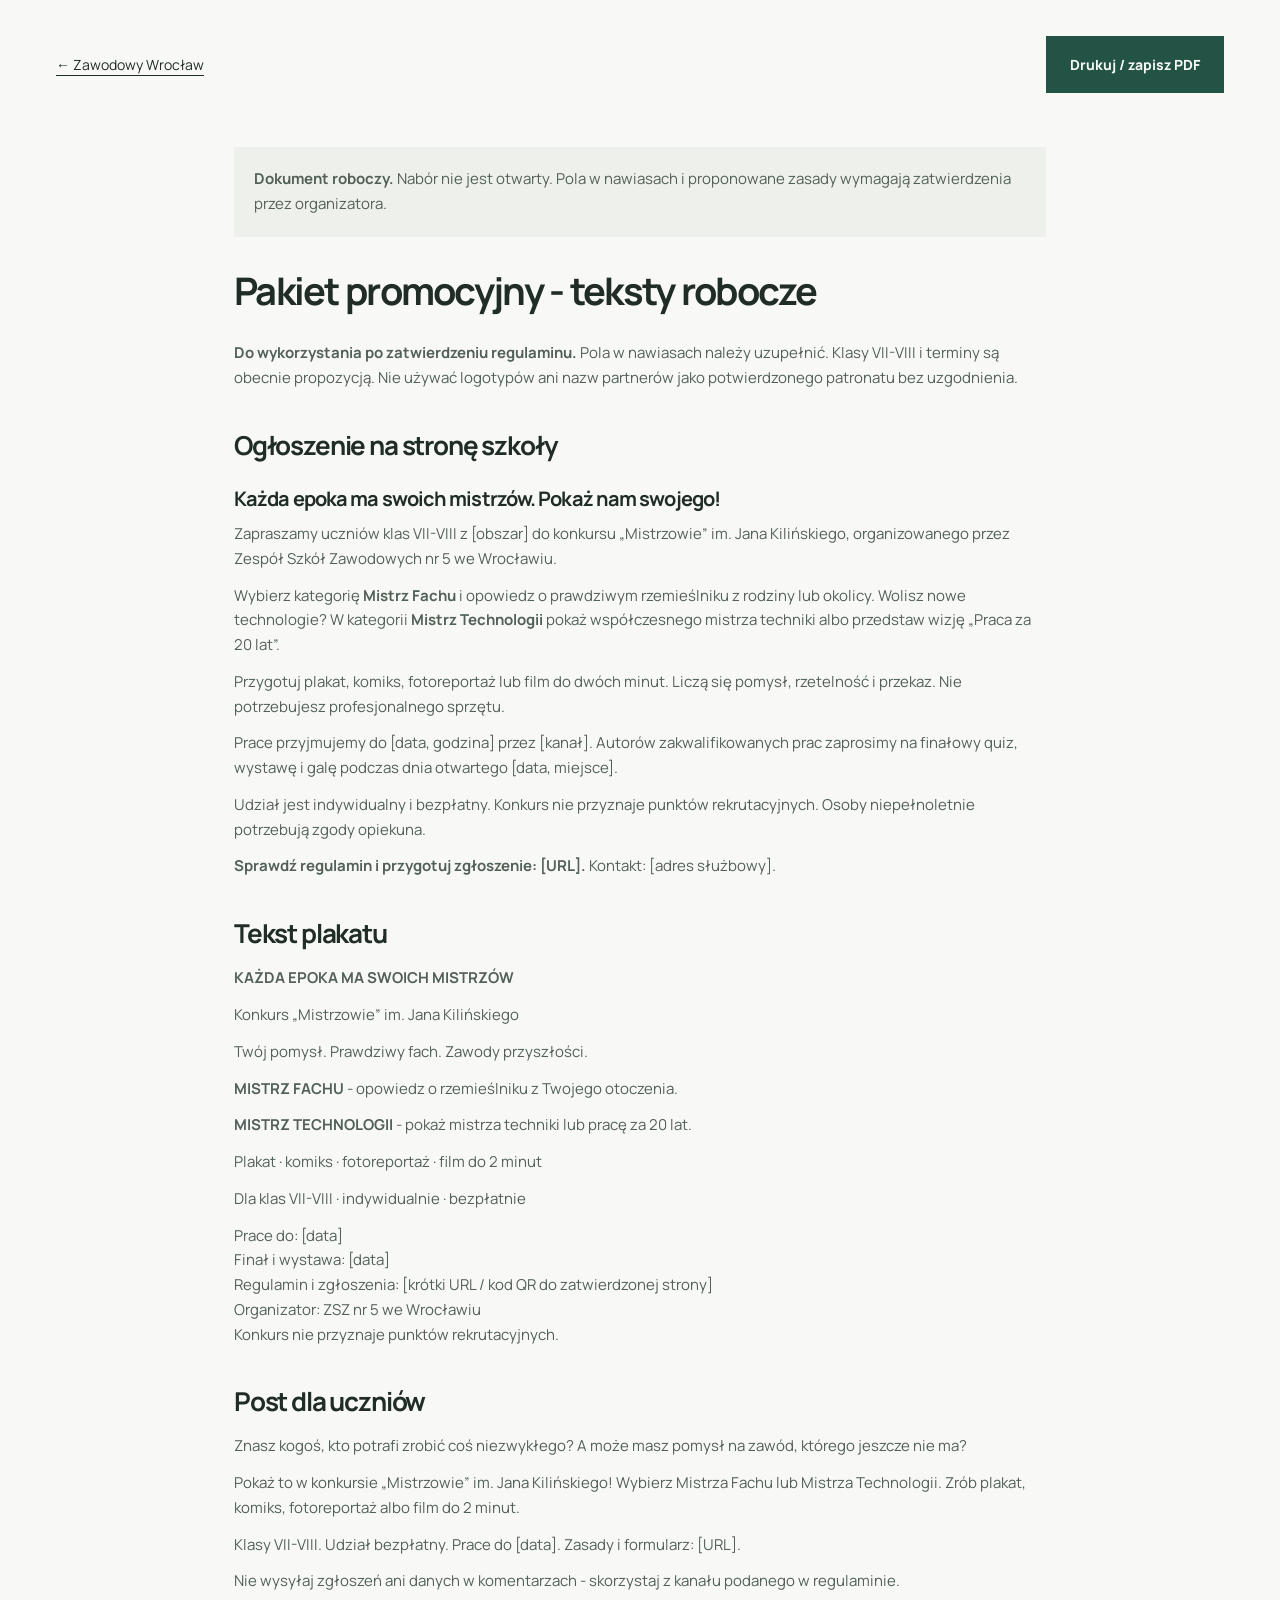
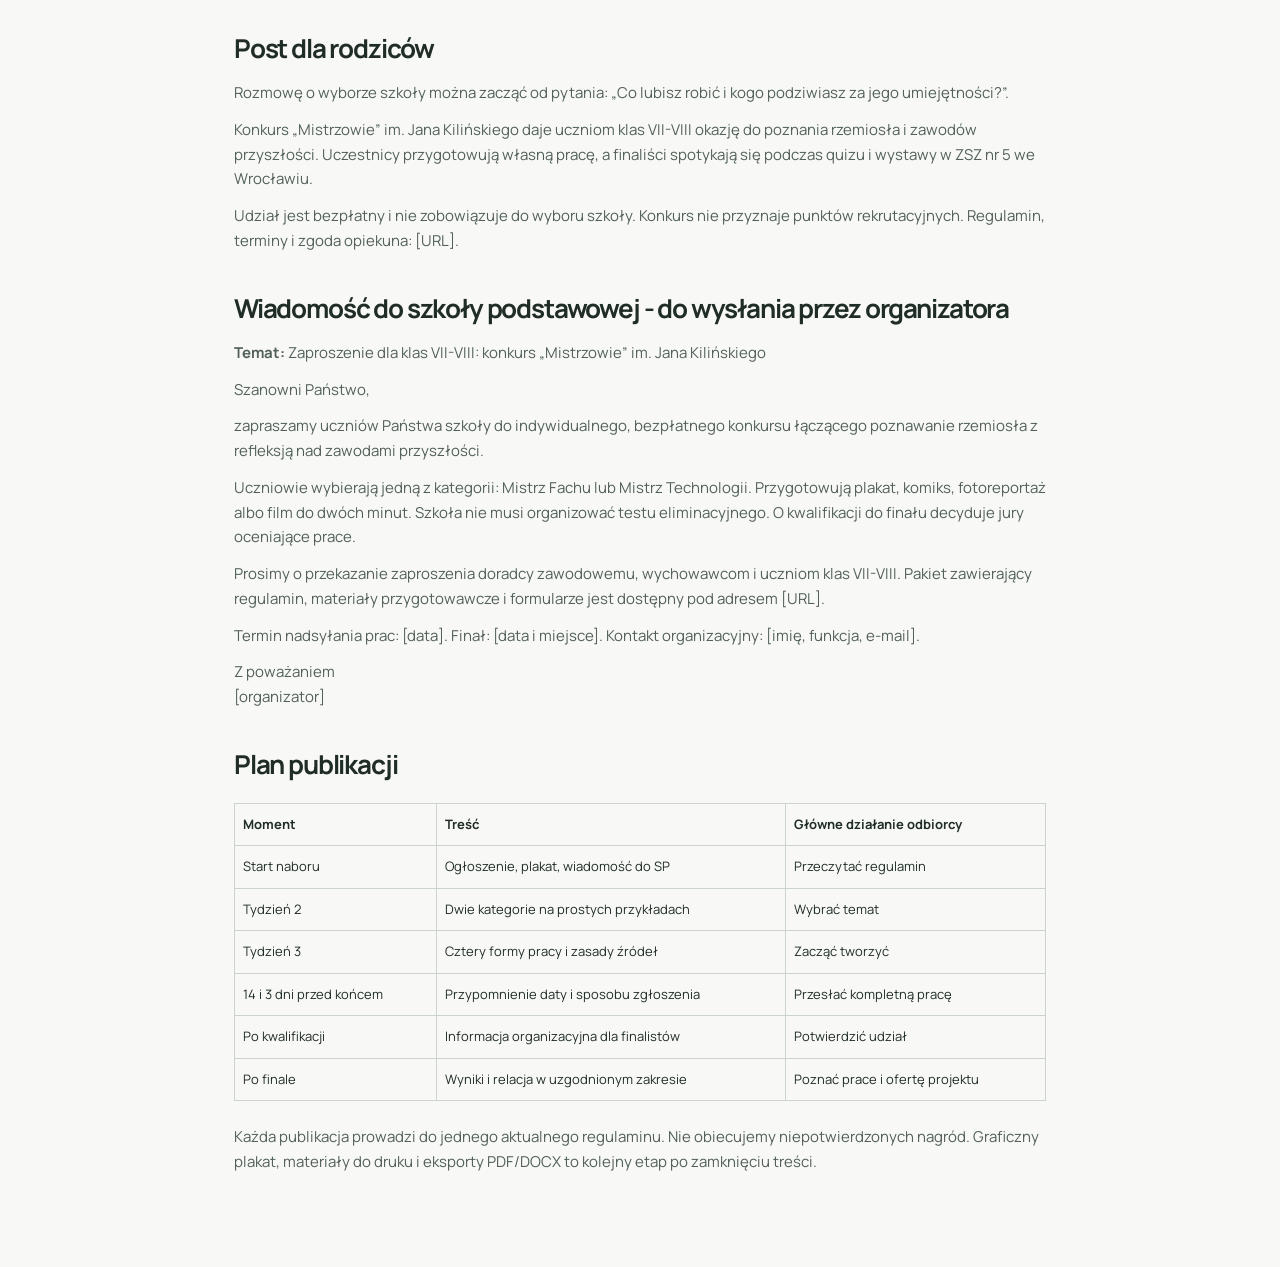
<file: materialy/promocja.html>
<!doctype html><html lang="pl"><head><meta charset="utf-8"><meta name="viewport" content="width=device-width, initial-scale=1"><meta name="robots" content="noindex"><title>Pakiet informacyjny | Zawodowy Wrocław</title><link rel="icon" href="../assets/favicon.svg" type="image/svg+xml"><link rel="stylesheet" href="../assets/style.css"><script src="../assets/main.js" defer></script></head><body><a class="skip" href="#dokument">Przejdź do dokumentu</a><div class="doc-top wrap"><a href="../#materialy">← Zawodowy Wrocław</a><button class="button" data-print>Drukuj / zapisz PDF</button></div><main class="document" id="dokument"><aside class="doc-notice"><p><strong>Dokument roboczy.</strong> Nabór nie jest otwarty. Pola w nawiasach i proponowane zasady wymagają zatwierdzenia przez organizatora.</p></aside><h1>Pakiet promocyjny - teksty robocze</h1>
<p><strong>Do wykorzystania po zatwierdzeniu regulaminu.</strong> Pola w nawiasach należy uzupełnić. Klasy VII-VIII i terminy są obecnie propozycją. Nie używać logotypów ani nazw partnerów jako potwierdzonego patronatu bez uzgodnienia.</p>
<h2>Ogłoszenie na stronę szkoły</h2>
<h3>Każda epoka ma swoich mistrzów. Pokaż nam swojego!</h3>
<p>Zapraszamy uczniów klas VII-VIII z [obszar] do konkursu „Mistrzowie” im. Jana Kilińskiego, organizowanego przez Zespół Szkół Zawodowych nr 5 we Wrocławiu.</p>
<p>Wybierz kategorię <strong>Mistrz Fachu</strong> i opowiedz o prawdziwym rzemieślniku z rodziny lub okolicy. Wolisz nowe technologie? W kategorii <strong>Mistrz Technologii</strong> pokaż współczesnego mistrza techniki albo przedstaw wizję „Praca za 20 lat”.</p>
<p>Przygotuj plakat, komiks, fotoreportaż lub film do dwóch minut. Liczą się pomysł, rzetelność i przekaz. Nie potrzebujesz profesjonalnego sprzętu.</p>
<p>Prace przyjmujemy do [data, godzina] przez [kanał]. Autorów zakwalifikowanych prac zaprosimy na finałowy quiz, wystawę i galę podczas dnia otwartego [data, miejsce].</p>
<p>Udział jest indywidualny i bezpłatny. Konkurs nie przyznaje punktów rekrutacyjnych. Osoby niepełnoletnie potrzebują zgody opiekuna.</p>
<p><strong>Sprawdź regulamin i przygotuj zgłoszenie: [URL].</strong> Kontakt: [adres służbowy].</p>
<h2>Tekst plakatu</h2>
<p><strong>KAŻDA EPOKA MA SWOICH MISTRZÓW</strong></p>
<p>Konkurs „Mistrzowie” im. Jana Kilińskiego</p>
<p>Twój pomysł. Prawdziwy fach. Zawody przyszłości.</p>
<p><strong>MISTRZ FACHU</strong> - opowiedz o rzemieślniku z Twojego otoczenia.</p>
<p><strong>MISTRZ TECHNOLOGII</strong> - pokaż mistrza techniki lub pracę za 20 lat.</p>
<p>Plakat · komiks · fotoreportaż · film do 2 minut</p>
<p>Dla klas VII-VIII · indywidualnie · bezpłatnie</p>
<p>Prace do: [data]<br>
Finał i wystawa: [data]<br>
Regulamin i zgłoszenia: [krótki URL / kod QR do zatwierdzonej strony]<br>
Organizator: ZSZ nr 5 we Wrocławiu<br>
Konkurs nie przyznaje punktów rekrutacyjnych.</p>
<h2>Post dla uczniów</h2>
<p>Znasz kogoś, kto potrafi zrobić coś niezwykłego? A może masz pomysł na zawód, którego jeszcze nie ma?</p>
<p>Pokaż to w konkursie „Mistrzowie” im. Jana Kilińskiego! Wybierz Mistrza Fachu lub Mistrza Technologii. Zrób plakat, komiks, fotoreportaż albo film do 2 minut.</p>
<p>Klasy VII-VIII. Udział bezpłatny. Prace do [data]. Zasady i formularz: [URL].</p>
<p>Nie wysyłaj zgłoszeń ani danych w komentarzach - skorzystaj z kanału podanego w regulaminie.</p>
<h2>Post dla rodziców</h2>
<p>Rozmowę o wyborze szkoły można zacząć od pytania: „Co lubisz robić i kogo podziwiasz za jego umiejętności?”.</p>
<p>Konkurs „Mistrzowie” im. Jana Kilińskiego daje uczniom klas VII-VIII okazję do poznania rzemiosła i zawodów przyszłości. Uczestnicy przygotowują własną pracę, a finaliści spotykają się podczas quizu i wystawy w ZSZ nr 5 we Wrocławiu.</p>
<p>Udział jest bezpłatny i nie zobowiązuje do wyboru szkoły. Konkurs nie przyznaje punktów rekrutacyjnych. Regulamin, terminy i zgoda opiekuna: [URL].</p>
<h2>Wiadomość do szkoły podstawowej - do wysłania przez organizatora</h2>
<p><strong>Temat:</strong> Zaproszenie dla klas VII-VIII: konkurs „Mistrzowie” im. Jana Kilińskiego</p>
<p>Szanowni Państwo,</p>
<p>zapraszamy uczniów Państwa szkoły do indywidualnego, bezpłatnego konkursu łączącego poznawanie rzemiosła z refleksją nad zawodami przyszłości.</p>
<p>Uczniowie wybierają jedną z kategorii: Mistrz Fachu lub Mistrz Technologii. Przygotowują plakat, komiks, fotoreportaż albo film do dwóch minut. Szkoła nie musi organizować testu eliminacyjnego. O kwalifikacji do finału decyduje jury oceniające prace.</p>
<p>Prosimy o przekazanie zaproszenia doradcy zawodowemu, wychowawcom i uczniom klas VII-VIII. Pakiet zawierający regulamin, materiały przygotowawcze i formularze jest dostępny pod adresem [URL].</p>
<p>Termin nadsyłania prac: [data]. Finał: [data i miejsce]. Kontakt organizacyjny: [imię, funkcja, e-mail].</p>
<p>Z poważaniem<br>
[organizator]</p>
<h2>Plan publikacji</h2>
<table>
<thead>
<tr>
<th>Moment</th>
<th>Treść</th>
<th>Główne działanie odbiorcy</th>
</tr>
</thead>
<tbody>
<tr>
<td>Start naboru</td>
<td>Ogłoszenie, plakat, wiadomość do SP</td>
<td>Przeczytać regulamin</td>
</tr>
<tr>
<td>Tydzień 2</td>
<td>Dwie kategorie na prostych przykładach</td>
<td>Wybrać temat</td>
</tr>
<tr>
<td>Tydzień 3</td>
<td>Cztery formy pracy i zasady źródeł</td>
<td>Zacząć tworzyć</td>
</tr>
<tr>
<td>14 i 3 dni przed końcem</td>
<td>Przypomnienie daty i sposobu zgłoszenia</td>
<td>Przesłać kompletną pracę</td>
</tr>
<tr>
<td>Po kwalifikacji</td>
<td>Informacja organizacyjna dla finalistów</td>
<td>Potwierdzić udział</td>
</tr>
<tr>
<td>Po finale</td>
<td>Wyniki i relacja w uzgodnionym zakresie</td>
<td>Poznać prace i ofertę projektu</td>
</tr>
</tbody>
</table>
<p>Każda publikacja prowadzi do jednego aktualnego regulaminu. Nie obiecujemy niepotwierdzonych nagród. Graficzny plakat, materiały do druku i eksporty PDF/DOCX to kolejny etap po zamknięciu treści.</p>
</main></body></html>
</file>
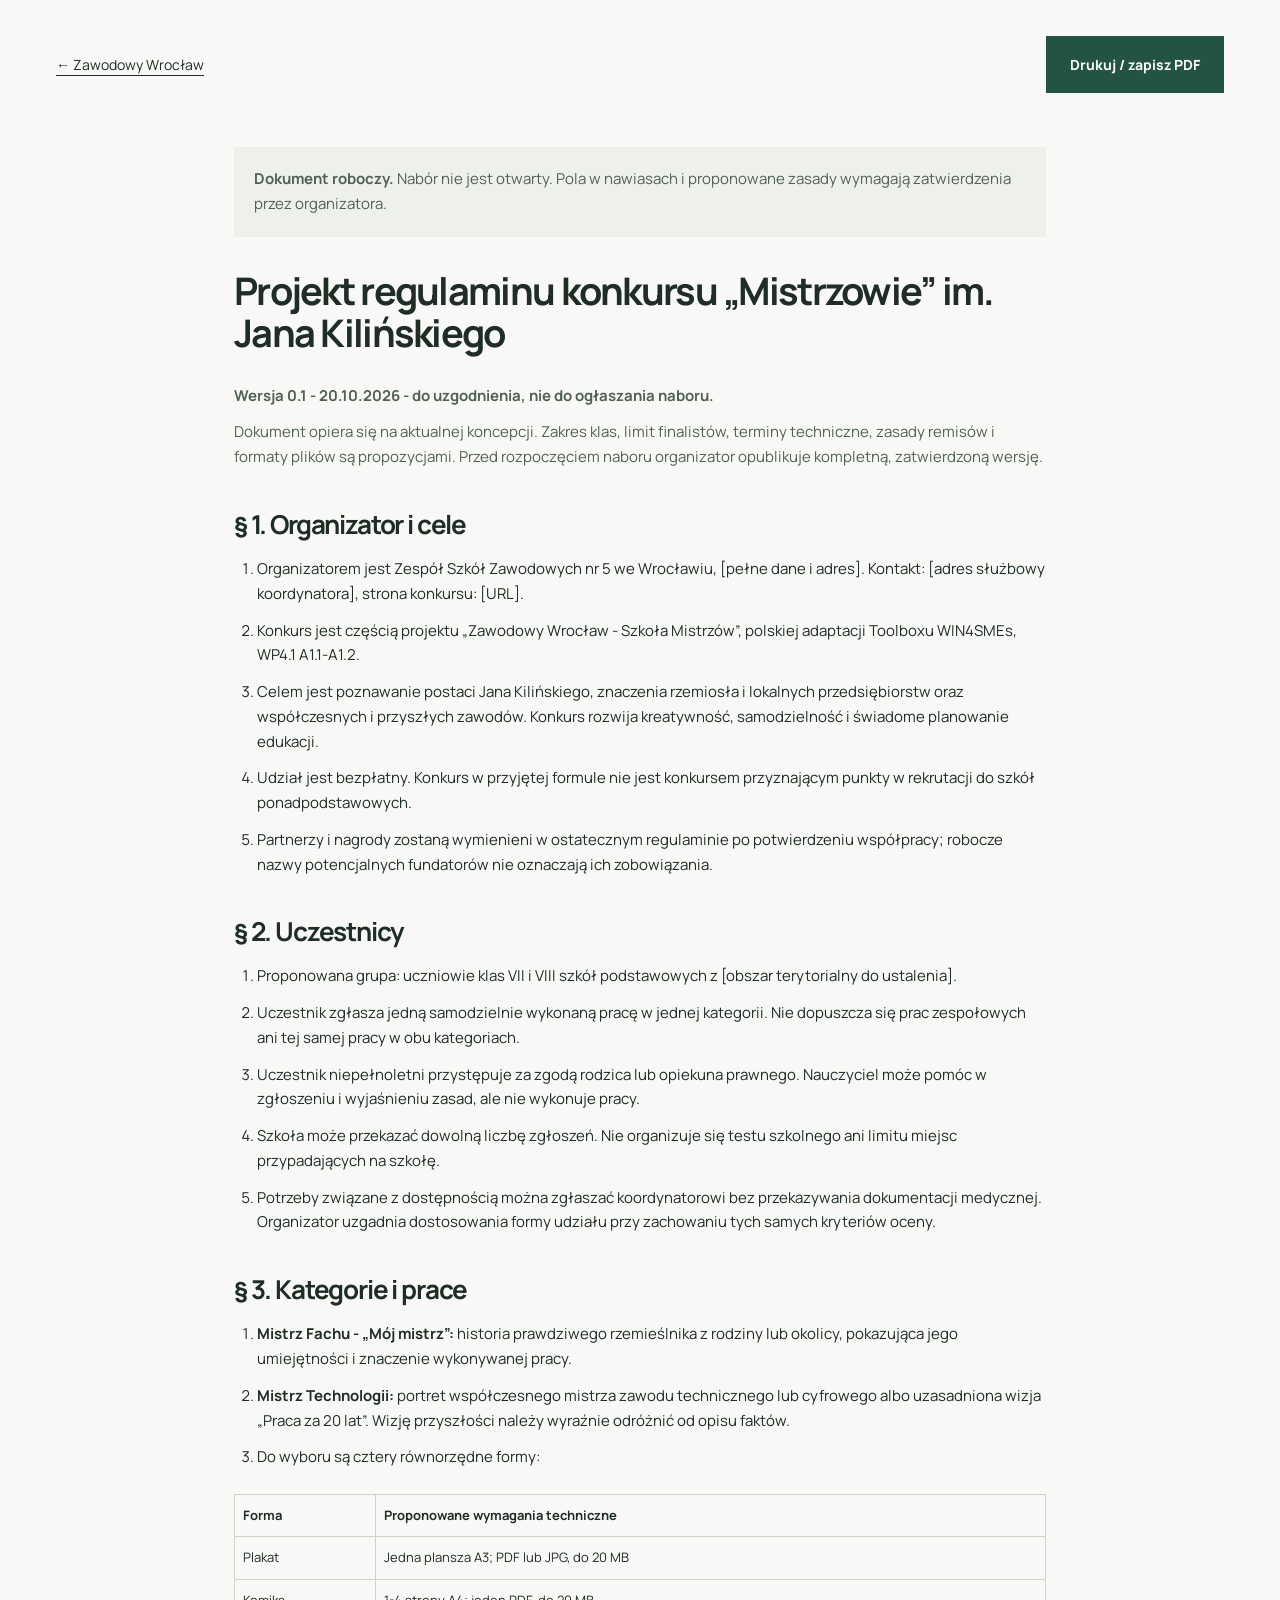
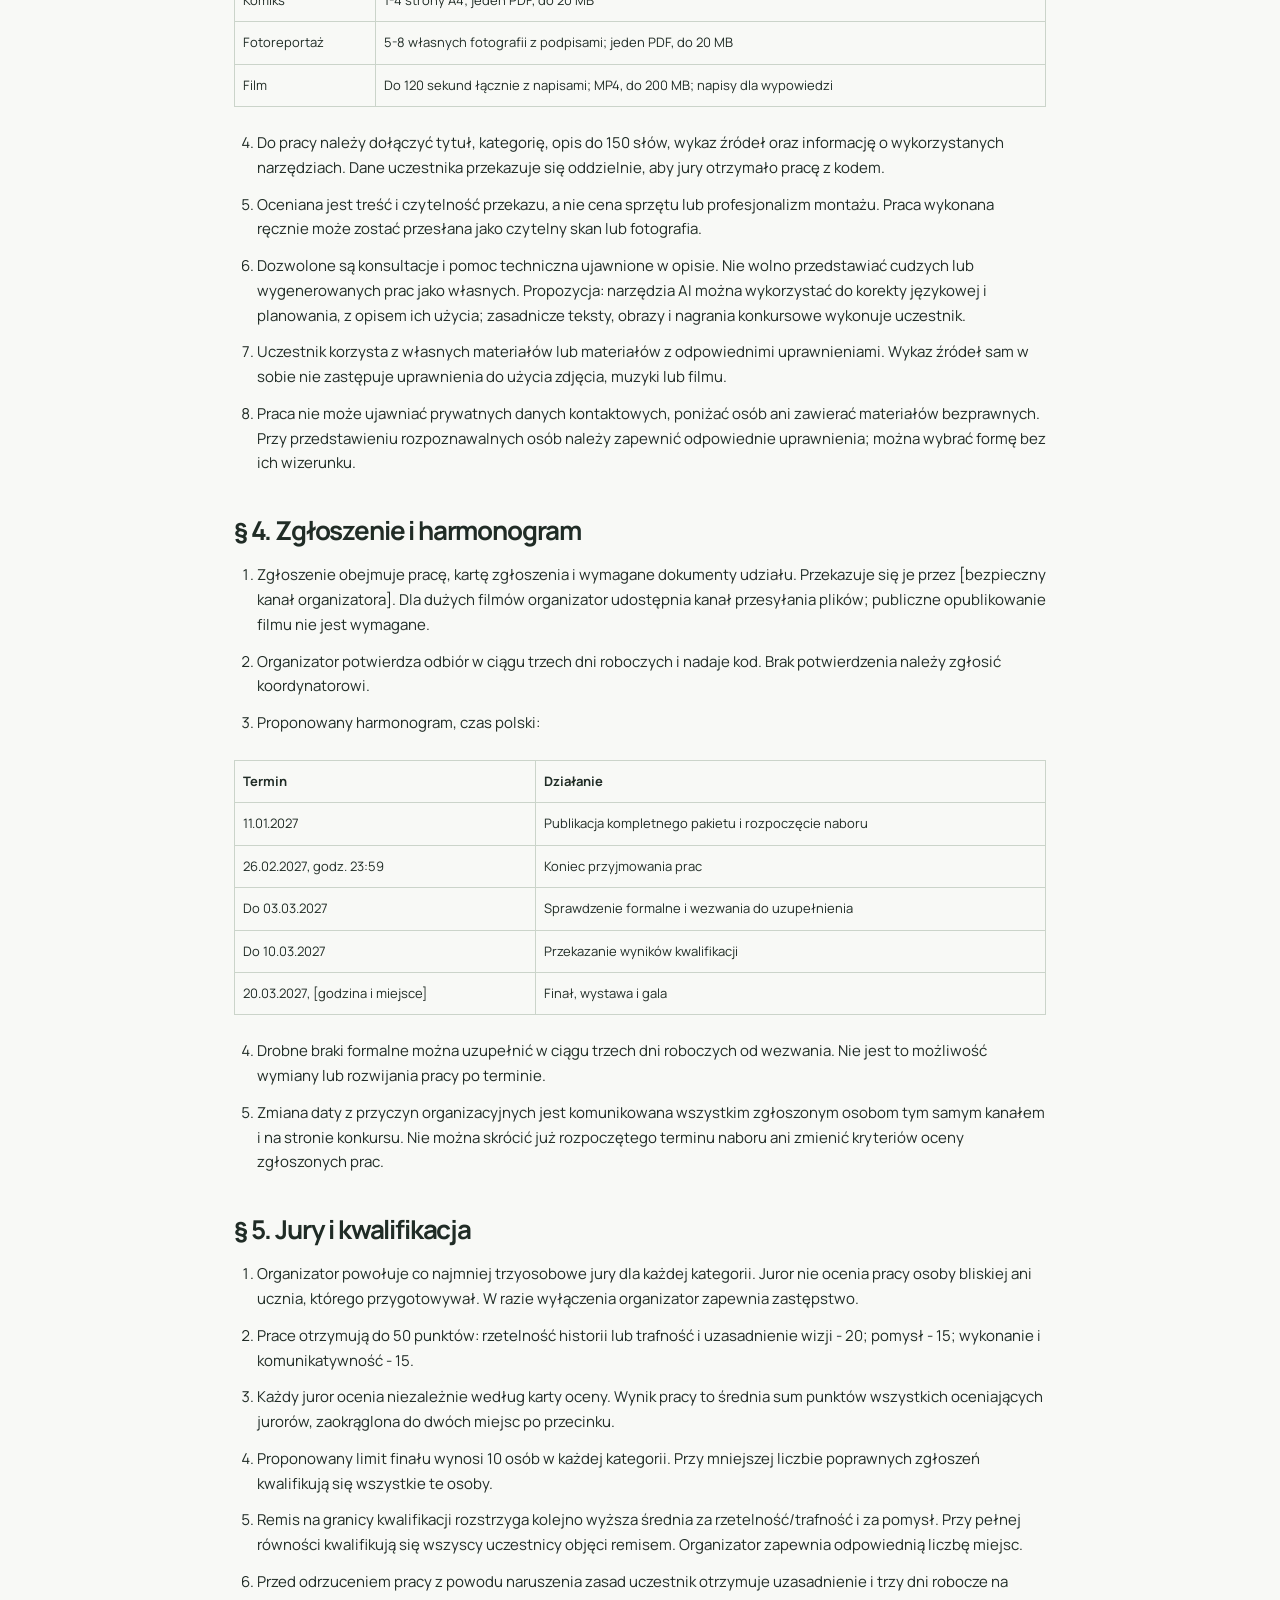
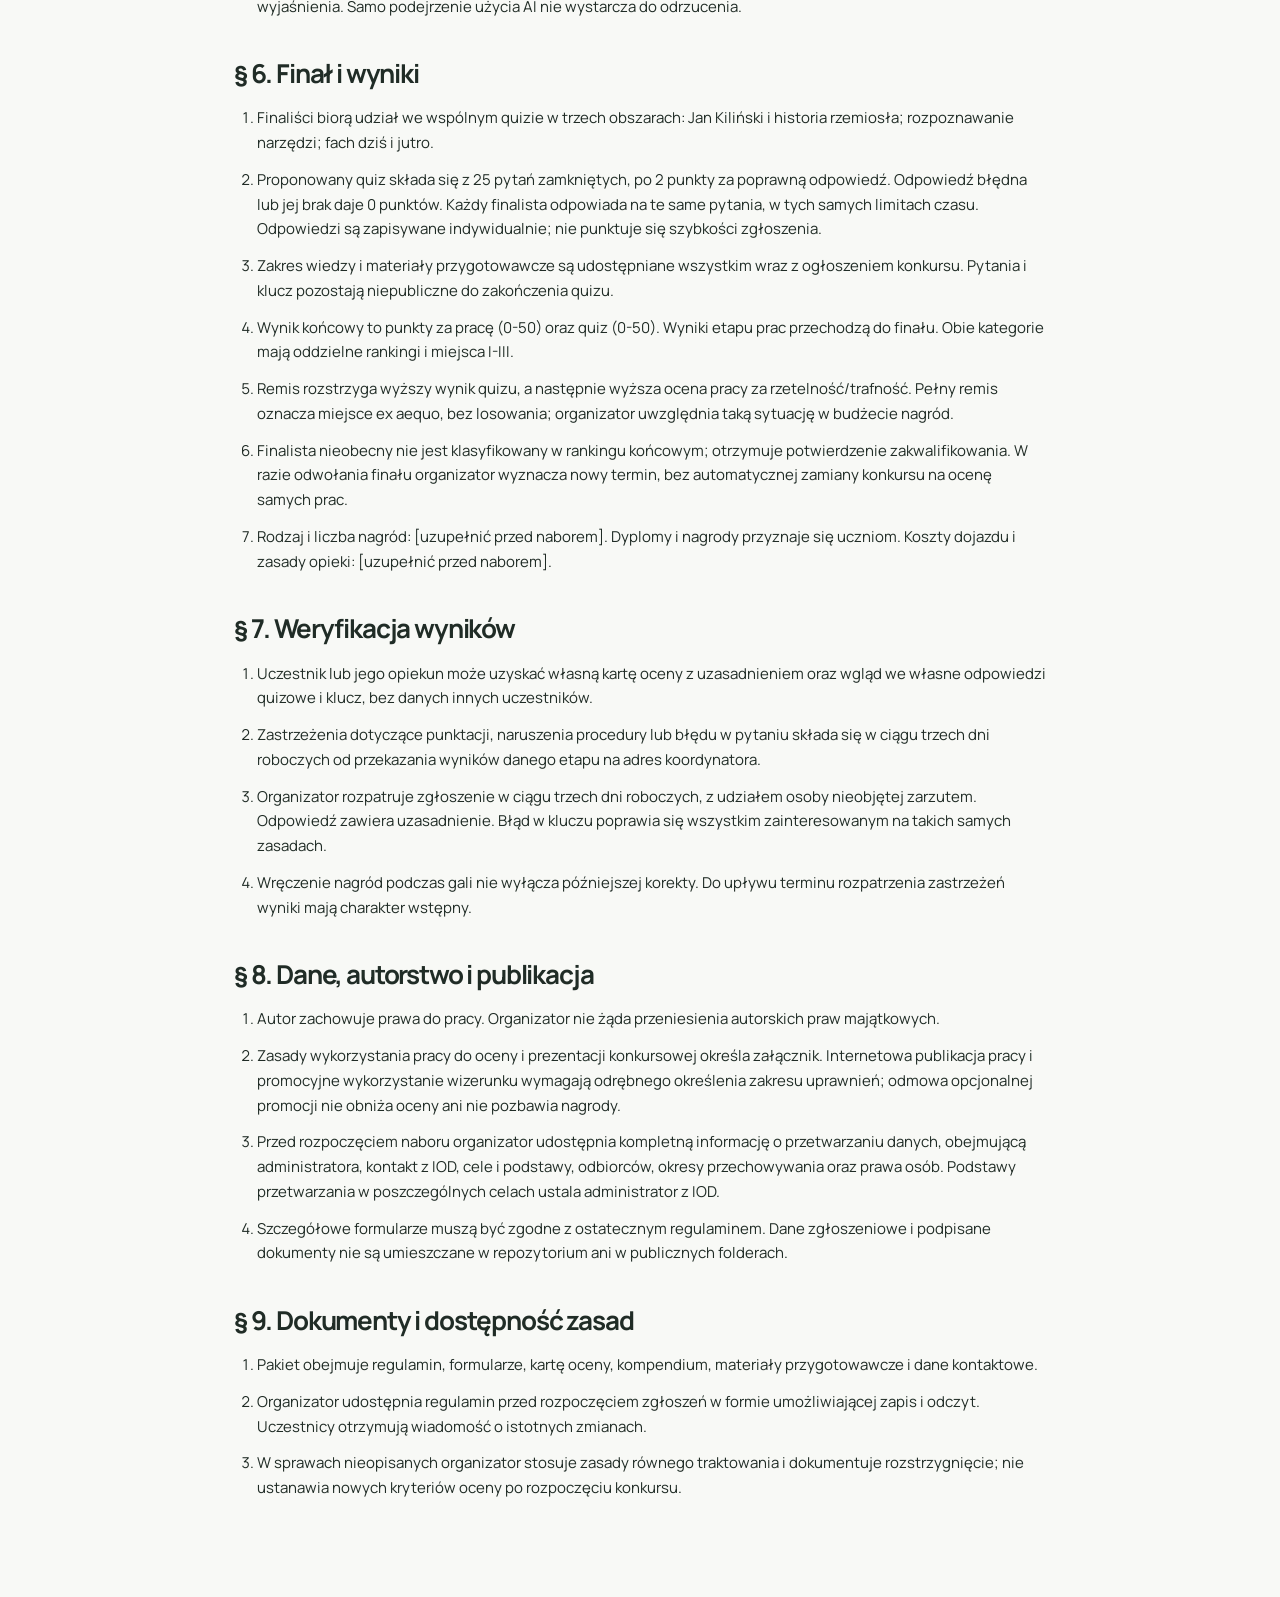
<file: materialy/regulamin.html>
<!doctype html><html lang="pl"><head><meta charset="utf-8"><meta name="viewport" content="width=device-width, initial-scale=1"><meta name="robots" content="noindex"><title>Projekt regulaminu | Zawodowy Wrocław</title><link rel="icon" href="../assets/favicon.svg" type="image/svg+xml"><link rel="stylesheet" href="../assets/style.css"><script src="../assets/main.js" defer></script></head><body><a class="skip" href="#dokument">Przejdź do dokumentu</a><div class="doc-top wrap"><a href="../#materialy">← Zawodowy Wrocław</a><button class="button" data-print>Drukuj / zapisz PDF</button></div><main class="document" id="dokument"><aside class="doc-notice"><p><strong>Dokument roboczy.</strong> Nabór nie jest otwarty. Pola w nawiasach i proponowane zasady wymagają zatwierdzenia przez organizatora.</p></aside><h1>Projekt regulaminu konkursu „Mistrzowie” im. Jana Kilińskiego</h1>
<p><strong>Wersja 0.1 - 20.10.2026 - do uzgodnienia, nie do ogłaszania naboru.</strong></p>
<p>Dokument opiera się na aktualnej koncepcji. Zakres klas, limit finalistów, terminy techniczne, zasady remisów i formaty plików są propozycjami. Przed rozpoczęciem naboru organizator opublikuje kompletną, zatwierdzoną wersję.</p>
<h2>§ 1. Organizator i cele</h2>
<ol>
<li>Organizatorem jest Zespół Szkół Zawodowych nr 5 we Wrocławiu, [pełne dane i adres]. Kontakt: [adres służbowy koordynatora], strona konkursu: [URL].</li>
<li>Konkurs jest częścią projektu „Zawodowy Wrocław - Szkoła Mistrzów”, polskiej adaptacji Toolboxu WIN4SMEs, WP4.1 A1.1-A1.2.</li>
<li>Celem jest poznawanie postaci Jana Kilińskiego, znaczenia rzemiosła i lokalnych przedsiębiorstw oraz współczesnych i przyszłych zawodów. Konkurs rozwija kreatywność, samodzielność i świadome planowanie edukacji.</li>
<li>Udział jest bezpłatny. Konkurs w przyjętej formule nie jest konkursem przyznającym punkty w rekrutacji do szkół ponadpodstawowych.</li>
<li>Partnerzy i nagrody zostaną wymienieni w ostatecznym regulaminie po potwierdzeniu współpracy; robocze nazwy potencjalnych fundatorów nie oznaczają ich zobowiązania.</li>
</ol>
<h2>§ 2. Uczestnicy</h2>
<ol>
<li>Proponowana grupa: uczniowie klas VII i VIII szkół podstawowych z [obszar terytorialny do ustalenia].</li>
<li>Uczestnik zgłasza jedną samodzielnie wykonaną pracę w jednej kategorii. Nie dopuszcza się prac zespołowych ani tej samej pracy w obu kategoriach.</li>
<li>Uczestnik niepełnoletni przystępuje za zgodą rodzica lub opiekuna prawnego. Nauczyciel może pomóc w zgłoszeniu i wyjaśnieniu zasad, ale nie wykonuje pracy.</li>
<li>Szkoła może przekazać dowolną liczbę zgłoszeń. Nie organizuje się testu szkolnego ani limitu miejsc przypadających na szkołę.</li>
<li>Potrzeby związane z dostępnością można zgłaszać koordynatorowi bez przekazywania dokumentacji medycznej. Organizator uzgadnia dostosowania formy udziału przy zachowaniu tych samych kryteriów oceny.</li>
</ol>
<h2>§ 3. Kategorie i prace</h2>
<ol>
<li><strong>Mistrz Fachu - „Mój mistrz”:</strong> historia prawdziwego rzemieślnika z rodziny lub okolicy, pokazująca jego umiejętności i znaczenie wykonywanej pracy.</li>
<li><strong>Mistrz Technologii:</strong> portret współczesnego mistrza zawodu technicznego lub cyfrowego albo uzasadniona wizja „Praca za 20 lat”. Wizję przyszłości należy wyraźnie odróżnić od opisu faktów.</li>
<li>Do wyboru są cztery równorzędne formy:</li>
</ol>
<table>
<thead>
<tr>
<th>Forma</th>
<th>Proponowane wymagania techniczne</th>
</tr>
</thead>
<tbody>
<tr>
<td>Plakat</td>
<td>Jedna plansza A3; PDF lub JPG, do 20 MB</td>
</tr>
<tr>
<td>Komiks</td>
<td>1-4 strony A4; jeden PDF, do 20 MB</td>
</tr>
<tr>
<td>Fotoreportaż</td>
<td>5-8 własnych fotografii z podpisami; jeden PDF, do 20 MB</td>
</tr>
<tr>
<td>Film</td>
<td>Do 120 sekund łącznie z napisami; MP4, do 200 MB; napisy dla wypowiedzi</td>
</tr>
</tbody>
</table>
<ol start="4">
<li>Do pracy należy dołączyć tytuł, kategorię, opis do 150 słów, wykaz źródeł oraz informację o wykorzystanych narzędziach. Dane uczestnika przekazuje się oddzielnie, aby jury otrzymało pracę z kodem.</li>
<li>Oceniana jest treść i czytelność przekazu, a nie cena sprzętu lub profesjonalizm montażu. Praca wykonana ręcznie może zostać przesłana jako czytelny skan lub fotografia.</li>
<li>Dozwolone są konsultacje i pomoc techniczna ujawnione w opisie. Nie wolno przedstawiać cudzych lub wygenerowanych prac jako własnych. Propozycja: narzędzia AI można wykorzystać do korekty językowej i planowania, z opisem ich użycia; zasadnicze teksty, obrazy i nagrania konkursowe wykonuje uczestnik.</li>
<li>Uczestnik korzysta z własnych materiałów lub materiałów z odpowiednimi uprawnieniami. Wykaz źródeł sam w sobie nie zastępuje uprawnienia do użycia zdjęcia, muzyki lub filmu.</li>
<li>Praca nie może ujawniać prywatnych danych kontaktowych, poniżać osób ani zawierać materiałów bezprawnych. Przy przedstawieniu rozpoznawalnych osób należy zapewnić odpowiednie uprawnienia; można wybrać formę bez ich wizerunku.</li>
</ol>
<h2>§ 4. Zgłoszenie i harmonogram</h2>
<ol>
<li>Zgłoszenie obejmuje pracę, kartę zgłoszenia i wymagane dokumenty udziału. Przekazuje się je przez [bezpieczny kanał organizatora]. Dla dużych filmów organizator udostępnia kanał przesyłania plików; publiczne opublikowanie filmu nie jest wymagane.</li>
<li>Organizator potwierdza odbiór w ciągu trzech dni roboczych i nadaje kod. Brak potwierdzenia należy zgłosić koordynatorowi.</li>
<li>Proponowany harmonogram, czas polski:</li>
</ol>
<table>
<thead>
<tr>
<th>Termin</th>
<th>Działanie</th>
</tr>
</thead>
<tbody>
<tr>
<td>11.01.2027</td>
<td>Publikacja kompletnego pakietu i rozpoczęcie naboru</td>
</tr>
<tr>
<td>26.02.2027, godz. 23:59</td>
<td>Koniec przyjmowania prac</td>
</tr>
<tr>
<td>Do 03.03.2027</td>
<td>Sprawdzenie formalne i wezwania do uzupełnienia</td>
</tr>
<tr>
<td>Do 10.03.2027</td>
<td>Przekazanie wyników kwalifikacji</td>
</tr>
<tr>
<td>20.03.2027, [godzina i miejsce]</td>
<td>Finał, wystawa i gala</td>
</tr>
</tbody>
</table>
<ol start="4">
<li>Drobne braki formalne można uzupełnić w ciągu trzech dni roboczych od wezwania. Nie jest to możliwość wymiany lub rozwijania pracy po terminie.</li>
<li>Zmiana daty z przyczyn organizacyjnych jest komunikowana wszystkim zgłoszonym osobom tym samym kanałem i na stronie konkursu. Nie można skrócić już rozpoczętego terminu naboru ani zmienić kryteriów oceny zgłoszonych prac.</li>
</ol>
<h2>§ 5. Jury i kwalifikacja</h2>
<ol>
<li>Organizator powołuje co najmniej trzyosobowe jury dla każdej kategorii. Juror nie ocenia pracy osoby bliskiej ani ucznia, którego przygotowywał. W razie wyłączenia organizator zapewnia zastępstwo.</li>
<li>Prace otrzymują do 50 punktów: rzetelność historii lub trafność i uzasadnienie wizji - 20; pomysł - 15; wykonanie i komunikatywność - 15.</li>
<li>Każdy juror ocenia niezależnie według karty oceny. Wynik pracy to średnia sum punktów wszystkich oceniających jurorów, zaokrąglona do dwóch miejsc po przecinku.</li>
<li>Proponowany limit finału wynosi 10 osób w każdej kategorii. Przy mniejszej liczbie poprawnych zgłoszeń kwalifikują się wszystkie te osoby.</li>
<li>Remis na granicy kwalifikacji rozstrzyga kolejno wyższa średnia za rzetelność/trafność i za pomysł. Przy pełnej równości kwalifikują się wszyscy uczestnicy objęci remisem. Organizator zapewnia odpowiednią liczbę miejsc.</li>
<li>Przed odrzuceniem pracy z powodu naruszenia zasad uczestnik otrzymuje uzasadnienie i trzy dni robocze na wyjaśnienia. Samo podejrzenie użycia AI nie wystarcza do odrzucenia.</li>
</ol>
<h2>§ 6. Finał i wyniki</h2>
<ol>
<li>Finaliści biorą udział we wspólnym quizie w trzech obszarach: Jan Kiliński i historia rzemiosła; rozpoznawanie narzędzi; fach dziś i jutro.</li>
<li>Proponowany quiz składa się z 25 pytań zamkniętych, po 2 punkty za poprawną odpowiedź. Odpowiedź błędna lub jej brak daje 0 punktów. Każdy finalista odpowiada na te same pytania, w tych samych limitach czasu. Odpowiedzi są zapisywane indywidualnie; nie punktuje się szybkości zgłoszenia.</li>
<li>Zakres wiedzy i materiały przygotowawcze są udostępniane wszystkim wraz z ogłoszeniem konkursu. Pytania i klucz pozostają niepubliczne do zakończenia quizu.</li>
<li>Wynik końcowy to punkty za pracę (0-50) oraz quiz (0-50). Wyniki etapu prac przechodzą do finału. Obie kategorie mają oddzielne rankingi i miejsca I-III.</li>
<li>Remis rozstrzyga wyższy wynik quizu, a następnie wyższa ocena pracy za rzetelność/trafność. Pełny remis oznacza miejsce ex aequo, bez losowania; organizator uwzględnia taką sytuację w budżecie nagród.</li>
<li>Finalista nieobecny nie jest klasyfikowany w rankingu końcowym; otrzymuje potwierdzenie zakwalifikowania. W razie odwołania finału organizator wyznacza nowy termin, bez automatycznej zamiany konkursu na ocenę samych prac.</li>
<li>Rodzaj i liczba nagród: [uzupełnić przed naborem]. Dyplomy i nagrody przyznaje się uczniom. Koszty dojazdu i zasady opieki: [uzupełnić przed naborem].</li>
</ol>
<h2>§ 7. Weryfikacja wyników</h2>
<ol>
<li>Uczestnik lub jego opiekun może uzyskać własną kartę oceny z uzasadnieniem oraz wgląd we własne odpowiedzi quizowe i klucz, bez danych innych uczestników.</li>
<li>Zastrzeżenia dotyczące punktacji, naruszenia procedury lub błędu w pytaniu składa się w ciągu trzech dni roboczych od przekazania wyników danego etapu na adres koordynatora.</li>
<li>Organizator rozpatruje zgłoszenie w ciągu trzech dni roboczych, z udziałem osoby nieobjętej zarzutem. Odpowiedź zawiera uzasadnienie. Błąd w kluczu poprawia się wszystkim zainteresowanym na takich samych zasadach.</li>
<li>Wręczenie nagród podczas gali nie wyłącza późniejszej korekty. Do upływu terminu rozpatrzenia zastrzeżeń wyniki mają charakter wstępny.</li>
</ol>
<h2>§ 8. Dane, autorstwo i publikacja</h2>
<ol>
<li>Autor zachowuje prawa do pracy. Organizator nie żąda przeniesienia autorskich praw majątkowych.</li>
<li>Zasady wykorzystania pracy do oceny i prezentacji konkursowej określa załącznik. Internetowa publikacja pracy i promocyjne wykorzystanie wizerunku wymagają odrębnego określenia zakresu uprawnień; odmowa opcjonalnej promocji nie obniża oceny ani nie pozbawia nagrody.</li>
<li>Przed rozpoczęciem naboru organizator udostępnia kompletną informację o przetwarzaniu danych, obejmującą administratora, kontakt z IOD, cele i podstawy, odbiorców, okresy przechowywania oraz prawa osób. Podstawy przetwarzania w poszczególnych celach ustala administrator z IOD.</li>
<li>Szczegółowe formularze muszą być zgodne z ostatecznym regulaminem. Dane zgłoszeniowe i podpisane dokumenty nie są umieszczane w repozytorium ani w publicznych folderach.</li>
</ol>
<h2>§ 9. Dokumenty i dostępność zasad</h2>
<ol>
<li>Pakiet obejmuje regulamin, formularze, kartę oceny, kompendium, materiały przygotowawcze i dane kontaktowe.</li>
<li>Organizator udostępnia regulamin przed rozpoczęciem zgłoszeń w formie umożliwiającej zapis i odczyt. Uczestnicy otrzymują wiadomość o istotnych zmianach.</li>
<li>W sprawach nieopisanych organizator stosuje zasady równego traktowania i dokumentuje rozstrzygnięcie; nie ustanawia nowych kryteriów oceny po rozpoczęciu konkursu.</li>
</ol>
</main></body></html>
</file>
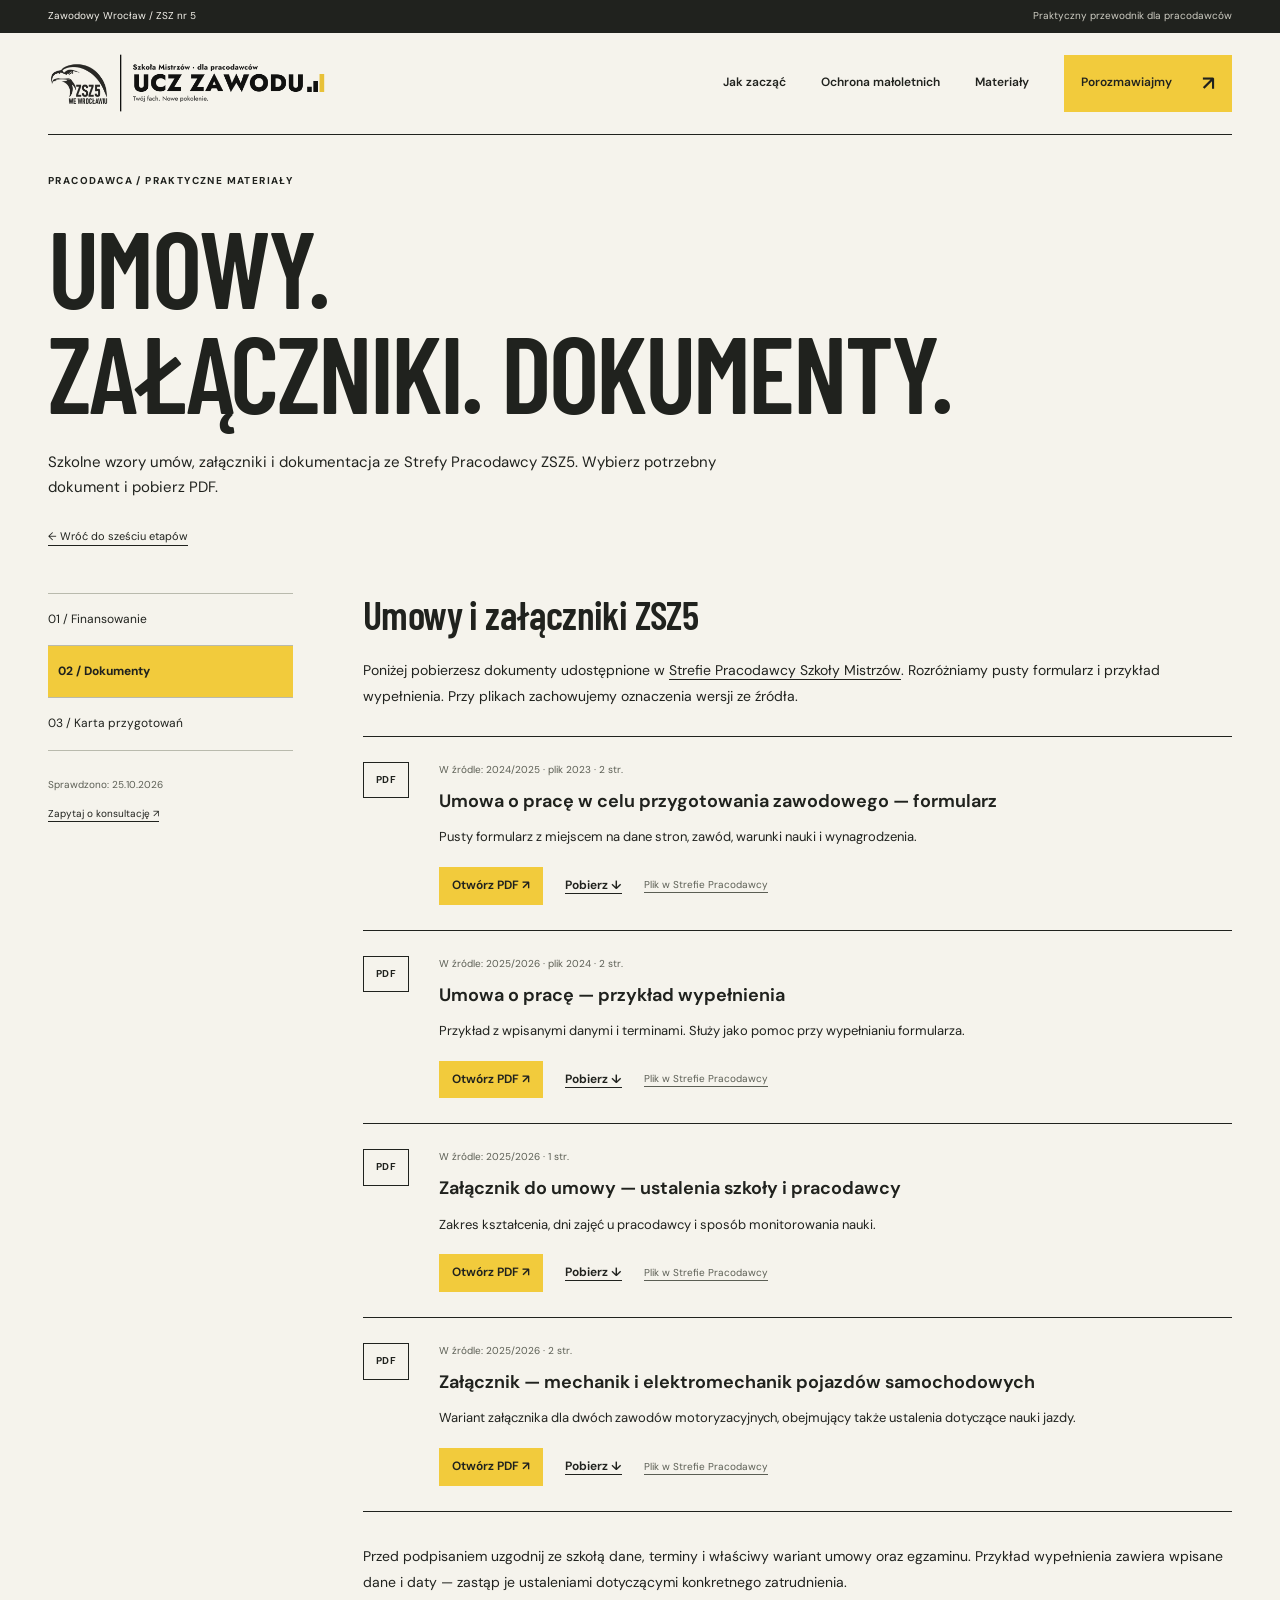
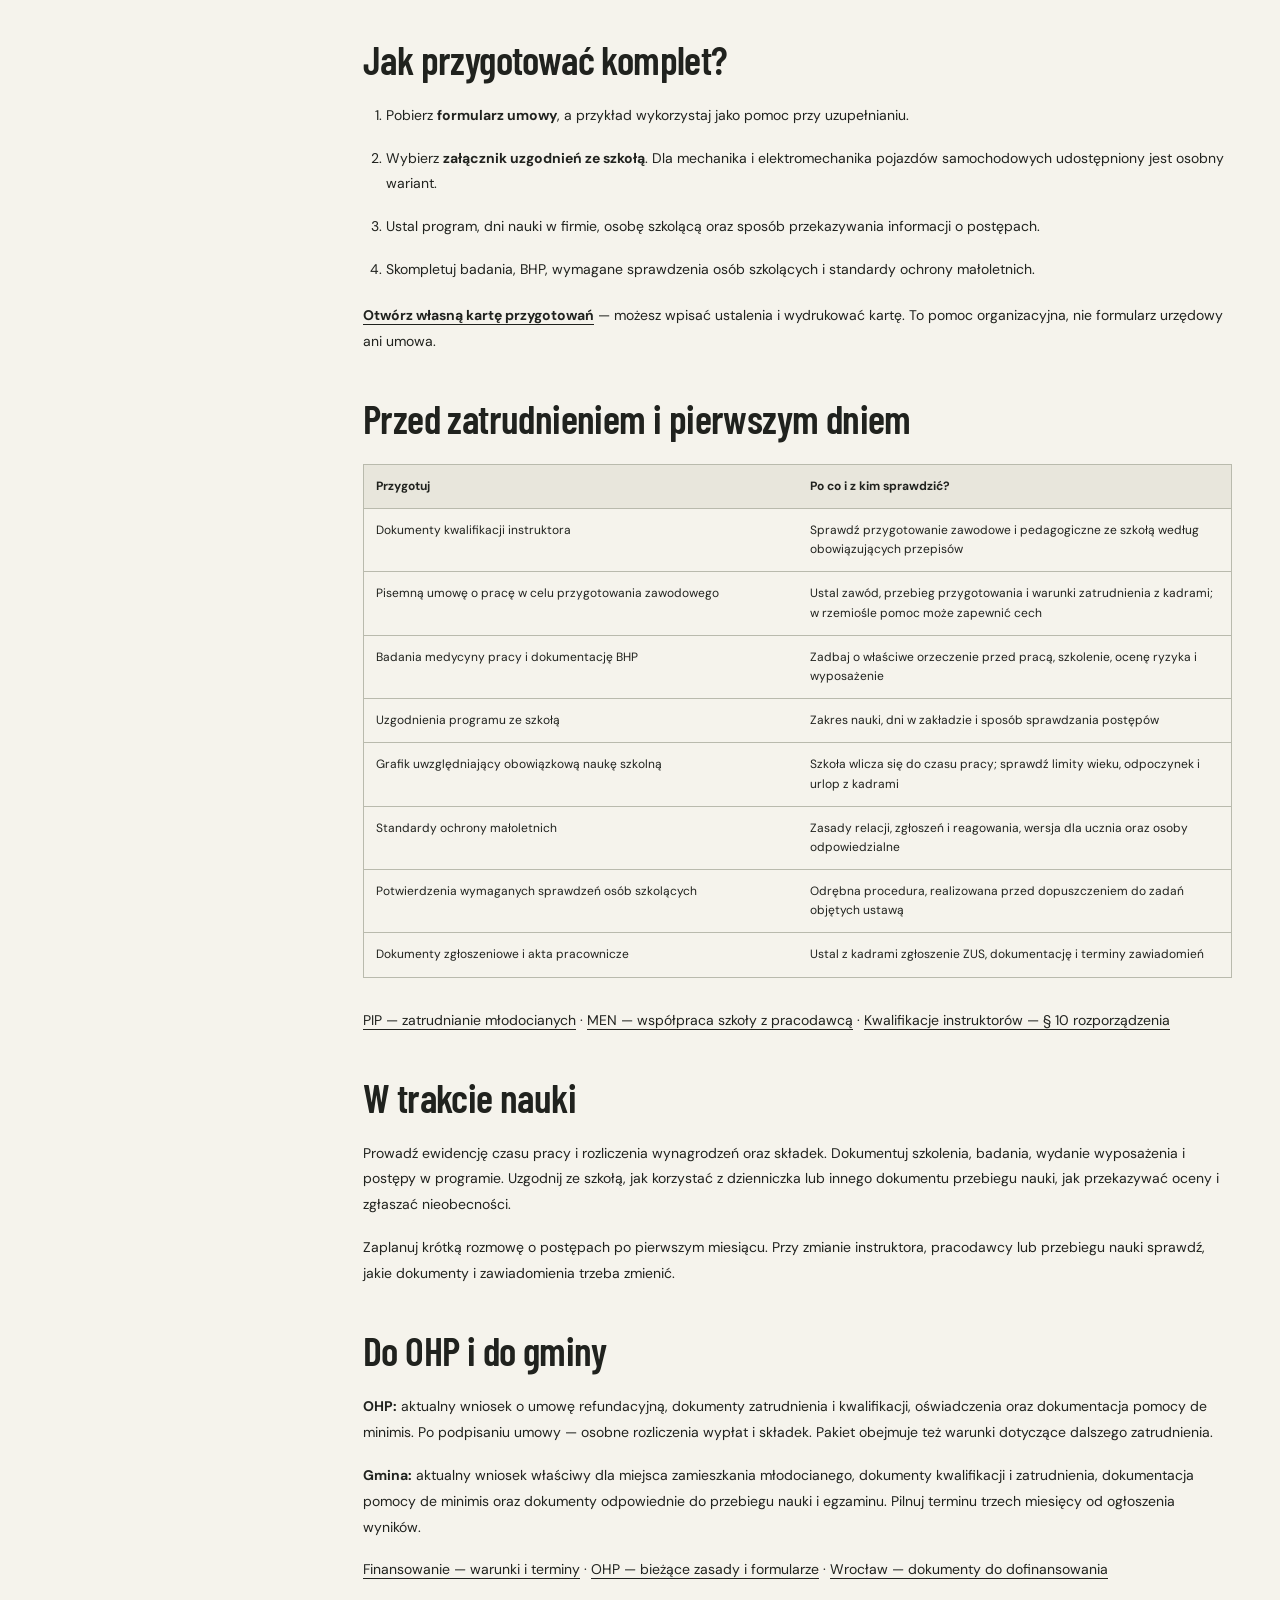
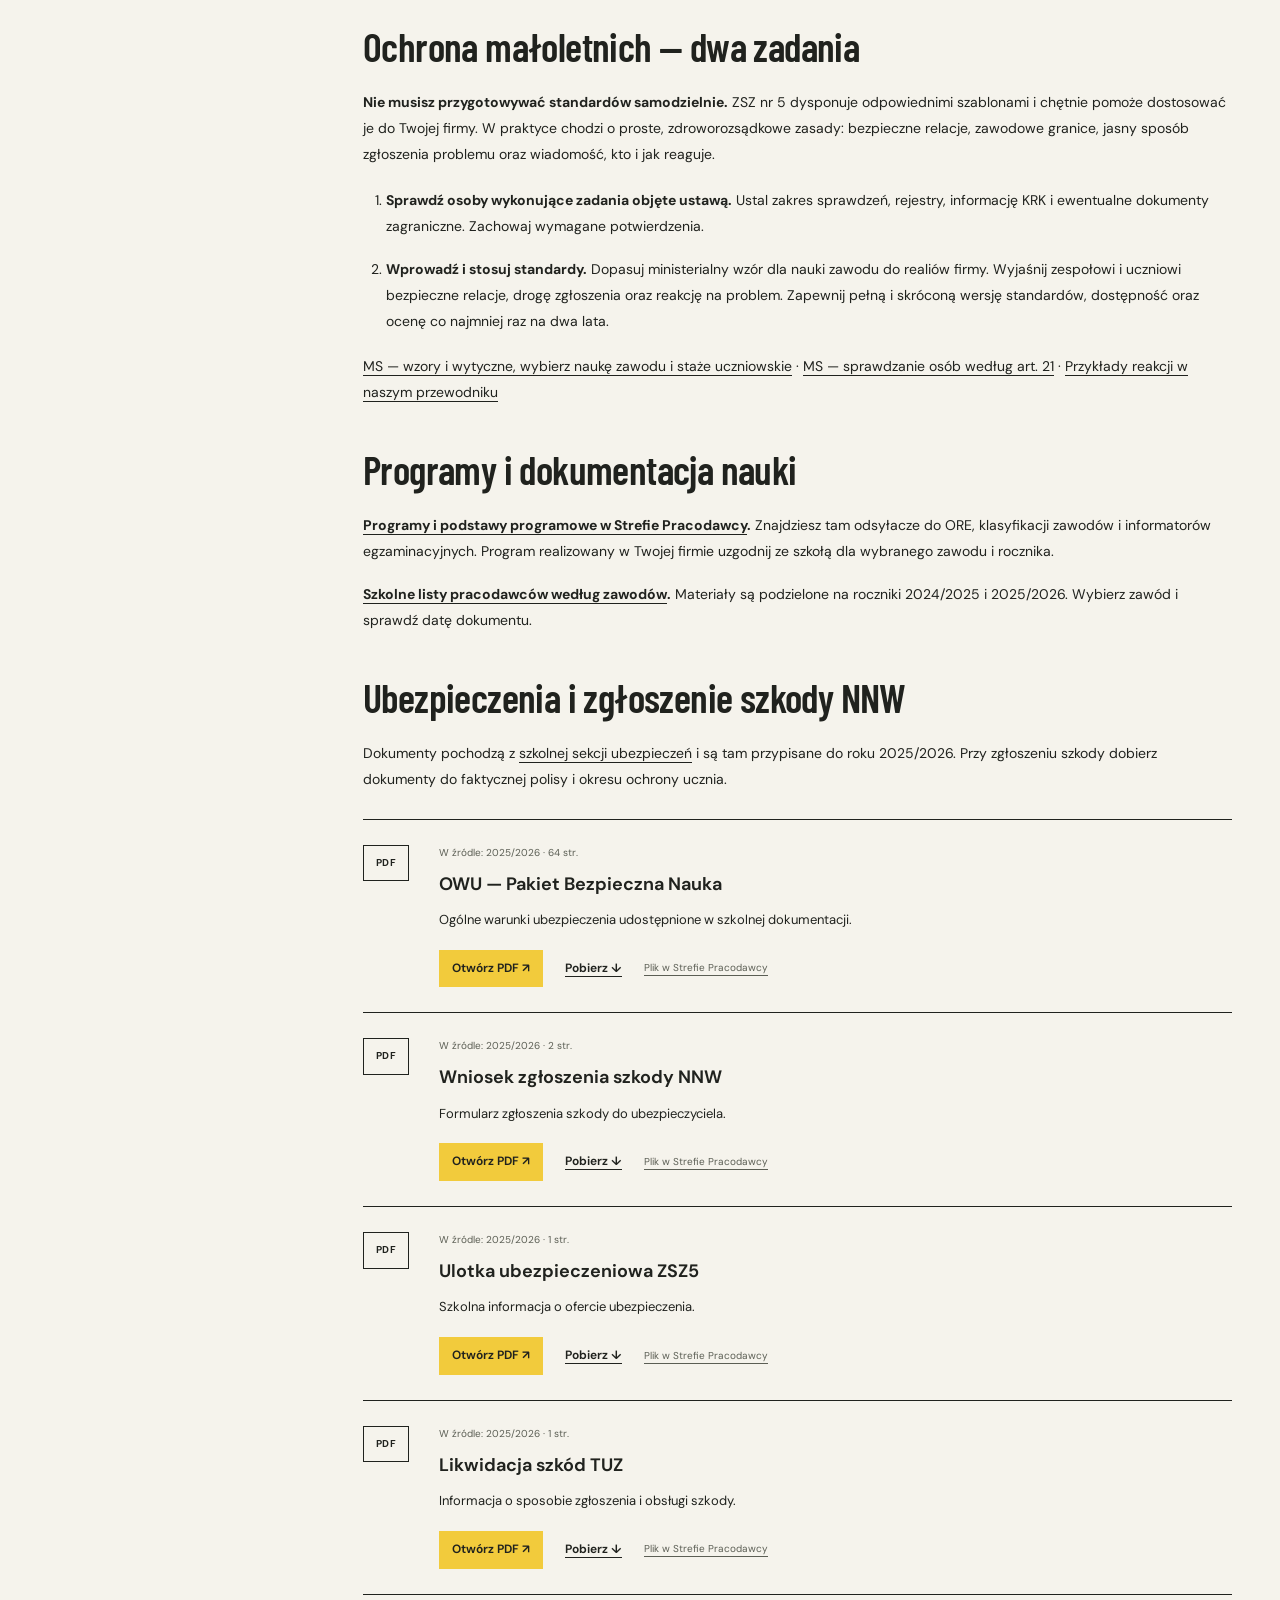
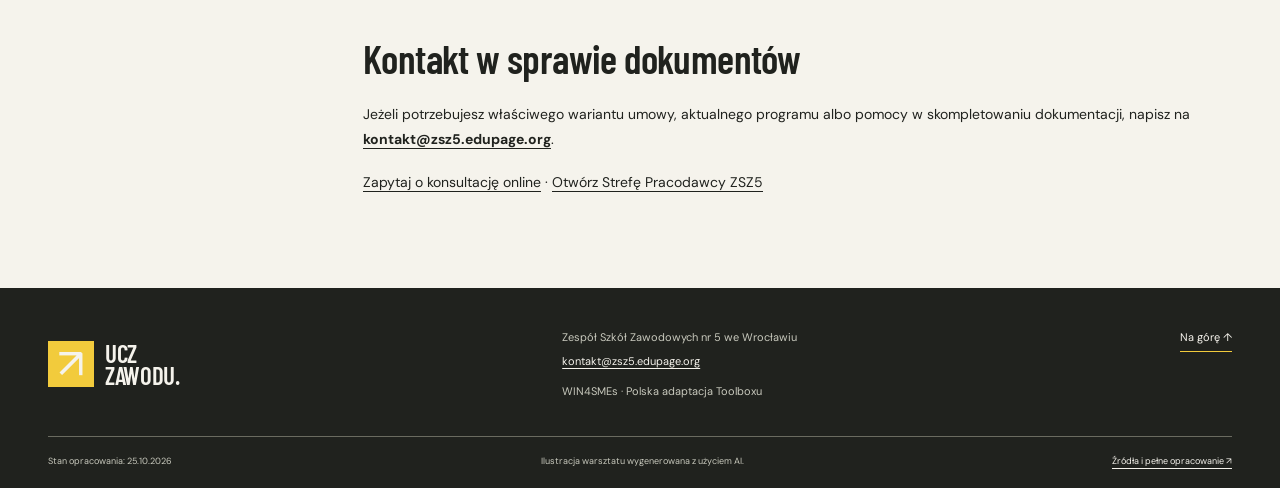
<file: pracodawcy/dokumenty.html>
<!doctype html><html lang="pl"><head><meta charset="utf-8"><meta name="viewport" content="width=device-width,initial-scale=1"><meta name="theme-color" content="#f2cb3c"><title>Umowy i dokumentacja ZSZ5 dla pracodawcy | Ucz zawodu</title><meta name="description" content="Szkolne wzory umów, załączniki i dokumentacja ze Strefy Pracodawcy ZSZ5. Wybierz potrzebny dokument i pobierz PDF."><meta property="og:title" content="Umowy i dokumentacja ZSZ5 dla pracodawcy"><meta property="og:description" content="Szkolne wzory umów, załączniki i dokumentacja ze Strefy Pracodawcy ZSZ5. Wybierz potrzebny dokument i pobierz PDF."><meta property="og:type" content="website"><meta property="og:locale" content="pl_PL"><meta property="og:image" content="https://adeodatus11.github.io/zawodowy-wroclaw/pracodawcy/assets/nauka-w-warsztacie-1600.webp"><link rel="canonical" href="https://adeodatus11.github.io/zawodowy-wroclaw/pracodawcy/dokumenty.html"><link rel="icon" href="assets/favicon.ico" sizes="any"><link rel="icon" href="assets/favicon-32x32.png" type="image/png" sizes="32x32"><link rel="icon" href="assets/favicon-16x16.png" type="image/png" sizes="16x16"><link rel="apple-touch-icon" href="assets/apple-touch-icon.png"><link rel="preload" href="assets/barlow-condensed-semibold.woff2" as="font" type="font/woff2" crossorigin><link rel="preload" href="assets/dm-sans-variable.woff2" as="font" type="font/woff2" crossorigin><link rel="stylesheet" href="assets/atlas.css"><script src="assets/atlas.js" defer></script></head><body><a class="skip" href="#main">Przejdź do treści</a><div class="utility"><div class="container"><a href="../">Zawodowy Wrocław / ZSZ nr 5</a><span>Praktyczny przewodnik dla pracodawców</span></div></div><header class="site-header container"><a class="identity identity-official" href="./" aria-label="Ucz zawodu — strona główna"><img src="assets/ucz-zawodu-logo.png" width="2400" height="960" alt="ZSZ nr 5 we Wrocławiu — Ucz zawodu. Szkoła Mistrzów dla pracodawców. Twój fach. Nowe pokolenie."></a><button class="menu-button" aria-expanded="false" aria-controls="menu" hidden>Menu <span aria-hidden="true">+</span></button><nav id="menu" aria-label="Nawigacja główna"><a href="./#przewodnik">Jak zacząć</a><a href="./#ochrona">Ochrona małoletnich</a><a href="./#materialy">Materiały</a><a class="nav-contact" href="./#konsultacja">Porozmawiajmy <span aria-hidden="true">↗</span></a></nav></header><main id="main"><section class="resource-hero container"><p class="label">PRACODAWCA / PRAKTYCZNE MATERIAŁY</p><h1>UMOWY.<br>ZAŁĄCZNIKI. DOKUMENTY.</h1><p class="resource-lead">Szkolne wzory umów, załączniki i dokumentacja ze Strefy Pracodawcy ZSZ5. Wybierz potrzebny dokument i pobierz PDF.</p><a class="text-link" href="./#przewodnik">← Wróć do sześciu etapów</a></section><div class="container resource-layout"><aside class="resource-sidebar"><nav class="resource-menu" aria-label="Materiały dla pracodawcy"><a href="finansowanie.html">01 / Finansowanie</a><a href="dokumenty.html" aria-current="page">02 / Dokumenty</a><a href="karta-startowa.html">03 / Karta przygotowań</a></nav><p class="small">Sprawdzono: 25.10.2026<br><a href="./#konsultacja">Zapytaj o konsultację ↗</a></p></aside><div class="resource-content"><div class="support-prose"><h2 id="umowy-i-zalaczniki-zsz5">Umowy i załączniki ZSZ5</h2>
<p>Poniżej pobierzesz dokumenty udostępnione w <a href="https://szef.szkolamistrzow.info/dokumenty/umowy/">Strefie Pracodawcy Szkoły Mistrzów</a>. Rozróżniamy pusty formularz i przykład wypełnienia. Przy plikach zachowujemy oznaczenia wersji ze źródła.</p>
<div class="school-documents"><article class="school-document"><div class="document-filetype" aria-hidden="true">PDF</div><div class="document-details"><p class="document-edition">W źródle: 2024/2025 · plik 2023 · 2 str.</p><h3>Umowa o pracę w celu przygotowania zawodowego — formularz</h3><p>Pusty formularz z miejscem na dane stron, zawód, warunki nauki i wynagrodzenia.</p><div class="document-actions"><a href="pliki/szkolne/umowa-o-prace-przygotowanie-zawodowe-2023.pdf">Otwórz PDF ↗</a><a href="pliki/szkolne/umowa-o-prace-przygotowanie-zawodowe-2023.pdf" download>Pobierz ↓</a><a class="document-original" href="https://szef.szkolamistrzow.info/dokumenty/umowy/umowa-o-prace-przygotowanie-zawodowe-2023.pdf">Plik w Strefie Pracodawcy</a></div></div></article><article class="school-document"><div class="document-filetype" aria-hidden="true">PDF</div><div class="document-details"><p class="document-edition">W źródle: 2025/2026 · plik 2024 · 2 str.</p><h3>Umowa o pracę — przykład wypełnienia</h3><p>Przykład z wpisanymi danymi i terminami. Służy jako pomoc przy wypełnianiu formularza.</p><div class="document-actions"><a href="pliki/szkolne/wzor-umowa-o-prace-2024.pdf">Otwórz PDF ↗</a><a href="pliki/szkolne/wzor-umowa-o-prace-2024.pdf" download>Pobierz ↓</a><a class="document-original" href="https://szef.szkolamistrzow.info/dokumenty/umowy/wzor-umowa-o-prace-2024.pdf">Plik w Strefie Pracodawcy</a></div></div></article><article class="school-document"><div class="document-filetype" aria-hidden="true">PDF</div><div class="document-details"><p class="document-edition">W źródle: 2025/2026 · 1 str.</p><h3>Załącznik do umowy — ustalenia szkoły i pracodawcy</h3><p>Zakres kształcenia, dni zajęć u pracodawcy i sposób monitorowania nauki.</p><div class="document-actions"><a href="pliki/szkolne/zalacznik-do-umowy.pdf">Otwórz PDF ↗</a><a href="pliki/szkolne/zalacznik-do-umowy.pdf" download>Pobierz ↓</a><a class="document-original" href="https://szef.szkolamistrzow.info/dokumenty/zalaczniki/zalacznik-do-umowy.pdf">Plik w Strefie Pracodawcy</a></div></div></article><article class="school-document"><div class="document-filetype" aria-hidden="true">PDF</div><div class="document-details"><p class="document-edition">W źródle: 2025/2026 · 2 str.</p><h3>Załącznik — mechanik i elektromechanik pojazdów samochodowych</h3><p>Wariant załącznika dla dwóch zawodów motoryzacyjnych, obejmujący także ustalenia dotyczące nauki jazdy.</p><div class="document-actions"><a href="pliki/szkolne/zalacznik-mechanik-elektromechanik.pdf">Otwórz PDF ↗</a><a href="pliki/szkolne/zalacznik-mechanik-elektromechanik.pdf" download>Pobierz ↓</a><a class="document-original" href="https://szef.szkolamistrzow.info/dokumenty/zalaczniki/zalacznik-mechanik-elektromechanik.pdf">Plik w Strefie Pracodawcy</a></div></div></article></div>
<p>Przed podpisaniem uzgodnij ze szkołą dane, terminy i właściwy wariant umowy oraz egzaminu. Przykład wypełnienia zawiera wpisane dane i daty — zastąp je ustaleniami dotyczącymi konkretnego zatrudnienia.</p>
<h2 id="jak-przygotowac-komplet">Jak przygotować komplet?</h2>
<ol>
<li>Pobierz <strong>formularz umowy</strong>, a przykład wykorzystaj jako pomoc przy uzupełnianiu.</li>
<li>Wybierz <strong>załącznik uzgodnień ze szkołą</strong>. Dla mechanika i elektromechanika pojazdów samochodowych udostępniony jest osobny wariant.</li>
<li>Ustal program, dni nauki w firmie, osobę szkolącą oraz sposób przekazywania informacji o postępach.</li>
<li>Skompletuj badania, BHP, wymagane sprawdzenia osób szkolących i standardy ochrony małoletnich.</li>
</ol>
<p><strong><a href="karta-startowa.html">Otwórz własną kartę przygotowań</a></strong> — możesz wpisać ustalenia i wydrukować kartę. To pomoc organizacyjna, nie formularz urzędowy ani umowa.</p>
<h2 id="przed-zatrudnieniem-i-pierwszym-dniem">Przed zatrudnieniem i pierwszym dniem</h2>
<div class="table-scroll" tabindex="0" role="region" aria-label="Tabela — przewiń poziomo"><table>
<thead>
<tr>
<th>Przygotuj</th>
<th>Po co i z kim sprawdzić?</th>
</tr>
</thead>
<tbody>
<tr>
<td>Dokumenty kwalifikacji instruktora</td>
<td>Sprawdź przygotowanie zawodowe i pedagogiczne ze szkołą według obowiązujących przepisów</td>
</tr>
<tr>
<td>Pisemną umowę o pracę w celu przygotowania zawodowego</td>
<td>Ustal zawód, przebieg przygotowania i warunki zatrudnienia z kadrami; w rzemiośle pomoc może zapewnić cech</td>
</tr>
<tr>
<td>Badania medycyny pracy i dokumentację BHP</td>
<td>Zadbaj o właściwe orzeczenie przed pracą, szkolenie, ocenę ryzyka i wyposażenie</td>
</tr>
<tr>
<td>Uzgodnienia programu ze szkołą</td>
<td>Zakres nauki, dni w zakładzie i sposób sprawdzania postępów</td>
</tr>
<tr>
<td>Grafik uwzględniający obowiązkową naukę szkolną</td>
<td>Szkoła wlicza się do czasu pracy; sprawdź limity wieku, odpoczynek i urlop z kadrami</td>
</tr>
<tr>
<td>Standardy ochrony małoletnich</td>
<td>Zasady relacji, zgłoszeń i reagowania, wersja dla ucznia oraz osoby odpowiedzialne</td>
</tr>
<tr>
<td>Potwierdzenia wymaganych sprawdzeń osób szkolących</td>
<td>Odrębna procedura, realizowana przed dopuszczeniem do zadań objętych ustawą</td>
</tr>
<tr>
<td>Dokumenty zgłoszeniowe i akta pracownicze</td>
<td>Ustal z kadrami zgłoszenie ZUS, dokumentację i terminy zawiadomień</td>
</tr>
</tbody>
</table></div>
<p><a href="https://www.pip.gov.pl/dla-pracodawcow/porady-prawne/zatrudnianie-pracownikow-mlodocianych">PIP — zatrudnianie młodocianych</a> · <a href="https://www.gov.pl/web/nauka/ksztalcenie-mlodocianych-pracownikow">MEN — współpraca szkoły z pracodawcą</a> · <a href="https://eli.gov.pl/eli/DU/2019/391/ogl">Kwalifikacje instruktorów — § 10 rozporządzenia</a></p>
<h2 id="w-trakcie-nauki">W trakcie nauki</h2>
<p>Prowadź ewidencję czasu pracy i rozliczenia wynagrodzeń oraz składek. Dokumentuj szkolenia, badania, wydanie wyposażenia i postępy w programie. Uzgodnij ze szkołą, jak korzystać z dzienniczka lub innego dokumentu przebiegu nauki, jak przekazywać oceny i zgłaszać nieobecności.</p>
<p>Zaplanuj krótką rozmowę o postępach po pierwszym miesiącu. Przy zmianie instruktora, pracodawcy lub przebiegu nauki sprawdź, jakie dokumenty i zawiadomienia trzeba zmienić.</p>
<h2 id="do-ohp-i-do-gminy">Do OHP i do gminy</h2>
<p><strong>OHP:</strong> aktualny wniosek o umowę refundacyjną, dokumenty zatrudnienia i kwalifikacji, oświadczenia oraz dokumentacja pomocy de minimis. Po podpisaniu umowy — osobne rozliczenia wypłat i składek. Pakiet obejmuje też warunki dotyczące dalszego zatrudnienia.</p>
<p><strong>Gmina:</strong> aktualny wniosek właściwy dla miejsca zamieszkania młodocianego, dokumenty kwalifikacji i zatrudnienia, dokumentacja pomocy de minimis oraz dokumenty odpowiednie do przebiegu nauki i egzaminu. Pilnuj terminu trzech miesięcy od ogłoszenia wyników.</p>
<p><a href="finansowanie.html">Finansowanie — warunki i terminy</a> · <a href="https://www.ohp.pl/rozwoj-zawodowy/refundacja/zasady">OHP — bieżące zasady i formularze</a> · <a href="https://bip.um.wroc.pl/sprawa-do-zalatwienia/8373/dofinansowanie-kosztow-ksztalcenia-mlodocianych-pracownikow">Wrocław — dokumenty do dofinansowania</a></p>
<h2 id="ochrona-maloletnich-dwa-zadania">Ochrona małoletnich — dwa zadania</h2>
<p><strong>Nie musisz przygotowywać standardów samodzielnie.</strong> ZSZ nr 5 dysponuje odpowiednimi szablonami i chętnie pomoże dostosować je do Twojej firmy. W praktyce chodzi o proste, zdroworozsądkowe zasady: bezpieczne relacje, zawodowe granice, jasny sposób zgłoszenia problemu oraz wiadomość, kto i jak reaguje.</p>
<ol>
<li><strong>Sprawdź osoby wykonujące zadania objęte ustawą.</strong> Ustal zakres sprawdzeń, rejestry, informację KRK i ewentualne dokumenty zagraniczne. Zachowaj wymagane potwierdzenia.</li>
<li><strong>Wprowadź i stosuj standardy.</strong> Dopasuj ministerialny wzór dla nauki zawodu do realiów firmy. Wyjaśnij zespołowi i uczniowi bezpieczne relacje, drogę zgłoszenia oraz reakcję na problem. Zapewnij pełną i skróconą wersję standardów, dostępność oraz ocenę co najmniej raz na dwa lata.</li>
</ol>
<p><a href="https://www.gov.pl/web/sprawiedliwosc/standardy-ochrony-maloletnich---wytyczne">MS — wzory i wytyczne, wybierz naukę zawodu i staże uczniowskie</a> · <a href="https://www.gov.pl/web/sprawiedliwosc/jakie-obowiazki-wynikaja-z-art-21-ustawy-o-ochronie-maloletnich">MS — sprawdzanie osób według art. 21</a> · <a href="./#reagowanie">Przykłady reakcji w naszym przewodniku</a></p>
<h2 id="programy-i-dokumentacja-nauki">Programy i dokumentacja nauki</h2>
<p><strong><a href="https://szef.szkolamistrzow.info/programy-nauczania/">Programy i podstawy programowe w Strefie Pracodawcy</a>.</strong> Znajdziesz tam odsyłacze do ORE, klasyfikacji zawodów i informatorów egzaminacyjnych. Program realizowany w Twojej firmie uzgodnij ze szkołą dla wybranego zawodu i rocznika.</p>
<p><strong><a href="https://szef.szkolamistrzow.info/dokumenty/pracodawcy/">Szkolne listy pracodawców według zawodów</a>.</strong> Materiały są podzielone na roczniki 2024/2025 i 2025/2026. Wybierz zawód i sprawdź datę dokumentu.</p>
<h2 id="ubezpieczenia-i-zgloszenie-szkody-nnw">Ubezpieczenia i zgłoszenie szkody NNW</h2>
<p>Dokumenty pochodzą z <a href="https://szef.szkolamistrzow.info/dokumenty/ubezpieczenia/">szkolnej sekcji ubezpieczeń</a> i są tam przypisane do roku 2025/2026. Przy zgłoszeniu szkody dobierz dokumenty do faktycznej polisy i okresu ochrony ucznia.</p>
<div class="school-documents"><article class="school-document"><div class="document-filetype" aria-hidden="true">PDF</div><div class="document-details"><p class="document-edition">W źródle: 2025/2026 · 64 str.</p><h3>OWU — Pakiet Bezpieczna Nauka</h3><p>Ogólne warunki ubezpieczenia udostępnione w szkolnej dokumentacji.</p><div class="document-actions"><a href="pliki/szkolne/owu-pakiet-bezpieczna-nauka.pdf">Otwórz PDF ↗</a><a href="pliki/szkolne/owu-pakiet-bezpieczna-nauka.pdf" download>Pobierz ↓</a><a class="document-original" href="https://szef.szkolamistrzow.info/dokumenty/ubezpieczenia/owu-pakiet-bezpieczna-nauka.pdf">Plik w Strefie Pracodawcy</a></div></div></article><article class="school-document"><div class="document-filetype" aria-hidden="true">PDF</div><div class="document-details"><p class="document-edition">W źródle: 2025/2026 · 2 str.</p><h3>Wniosek zgłoszenia szkody NNW</h3><p>Formularz zgłoszenia szkody do ubezpieczyciela.</p><div class="document-actions"><a href="pliki/szkolne/wniosek-zgloszenia-szkod-nnw.pdf">Otwórz PDF ↗</a><a href="pliki/szkolne/wniosek-zgloszenia-szkod-nnw.pdf" download>Pobierz ↓</a><a class="document-original" href="https://szef.szkolamistrzow.info/dokumenty/ubezpieczenia/wniosek-zgloszenia-szkod-nnw.pdf">Plik w Strefie Pracodawcy</a></div></div></article><article class="school-document"><div class="document-filetype" aria-hidden="true">PDF</div><div class="document-details"><p class="document-edition">W źródle: 2025/2026 · 1 str.</p><h3>Ulotka ubezpieczeniowa ZSZ5</h3><p>Szkolna informacja o ofercie ubezpieczenia.</p><div class="document-actions"><a href="pliki/szkolne/ulotka-zsz5.pdf">Otwórz PDF ↗</a><a href="pliki/szkolne/ulotka-zsz5.pdf" download>Pobierz ↓</a><a class="document-original" href="https://szef.szkolamistrzow.info/dokumenty/ubezpieczenia/ulotka-zsz5.pdf">Plik w Strefie Pracodawcy</a></div></div></article><article class="school-document"><div class="document-filetype" aria-hidden="true">PDF</div><div class="document-details"><p class="document-edition">W źródle: 2025/2026 · 1 str.</p><h3>Likwidacja szkód TUZ</h3><p>Informacja o sposobie zgłoszenia i obsługi szkody.</p><div class="document-actions"><a href="pliki/szkolne/likwidacja-szkod-tuz.pdf">Otwórz PDF ↗</a><a href="pliki/szkolne/likwidacja-szkod-tuz.pdf" download>Pobierz ↓</a><a class="document-original" href="https://szef.szkolamistrzow.info/dokumenty/ubezpieczenia/likwidacja-szkod-tuz.pdf">Plik w Strefie Pracodawcy</a></div></div></article></div>
<h2 id="kontakt-w-sprawie-dokumentow">Kontakt w sprawie dokumentów</h2>
<p>Jeżeli potrzebujesz właściwego wariantu umowy, aktualnego programu albo pomocy w skompletowaniu dokumentacji, napisz na <strong><a href="mailto:kontakt@zsz5.edupage.org">kontakt@zsz5.edupage.org</a></strong>.</p>
<p><a href="./#konsultacja">Zapytaj o konsultację online</a> · <a href="https://szef.szkolamistrzow.info/">Otwórz Strefę Pracodawcy ZSZ5</a></p>
</div></div></div></main><footer class="site-footer"><div class="container footer-main"><a class="identity" href="./" aria-label="Ucz zawodu — strona główna"><span class="brand-symbol" aria-hidden="true">↗</span><span>UCZ<br>ZAWODU.</span></a><div><p>Zespół Szkół Zawodowych nr 5 we Wrocławiu</p><a href="mailto:kontakt@zsz5.edupage.org">kontakt@zsz5.edupage.org</a><p>WIN4SMEs · Polska adaptacja Toolboxu</p></div><a class="back-top" href="#main">Na górę ↑</a></div><div class="container footer-meta"><span>Stan opracowania: 25.10.2026</span><span>Ilustracja warsztatu wygenerowana z użyciem AI.</span><a href="opracowanie.html">Źródła i pełne opracowanie ↗</a></div></footer></body></html>
</file>
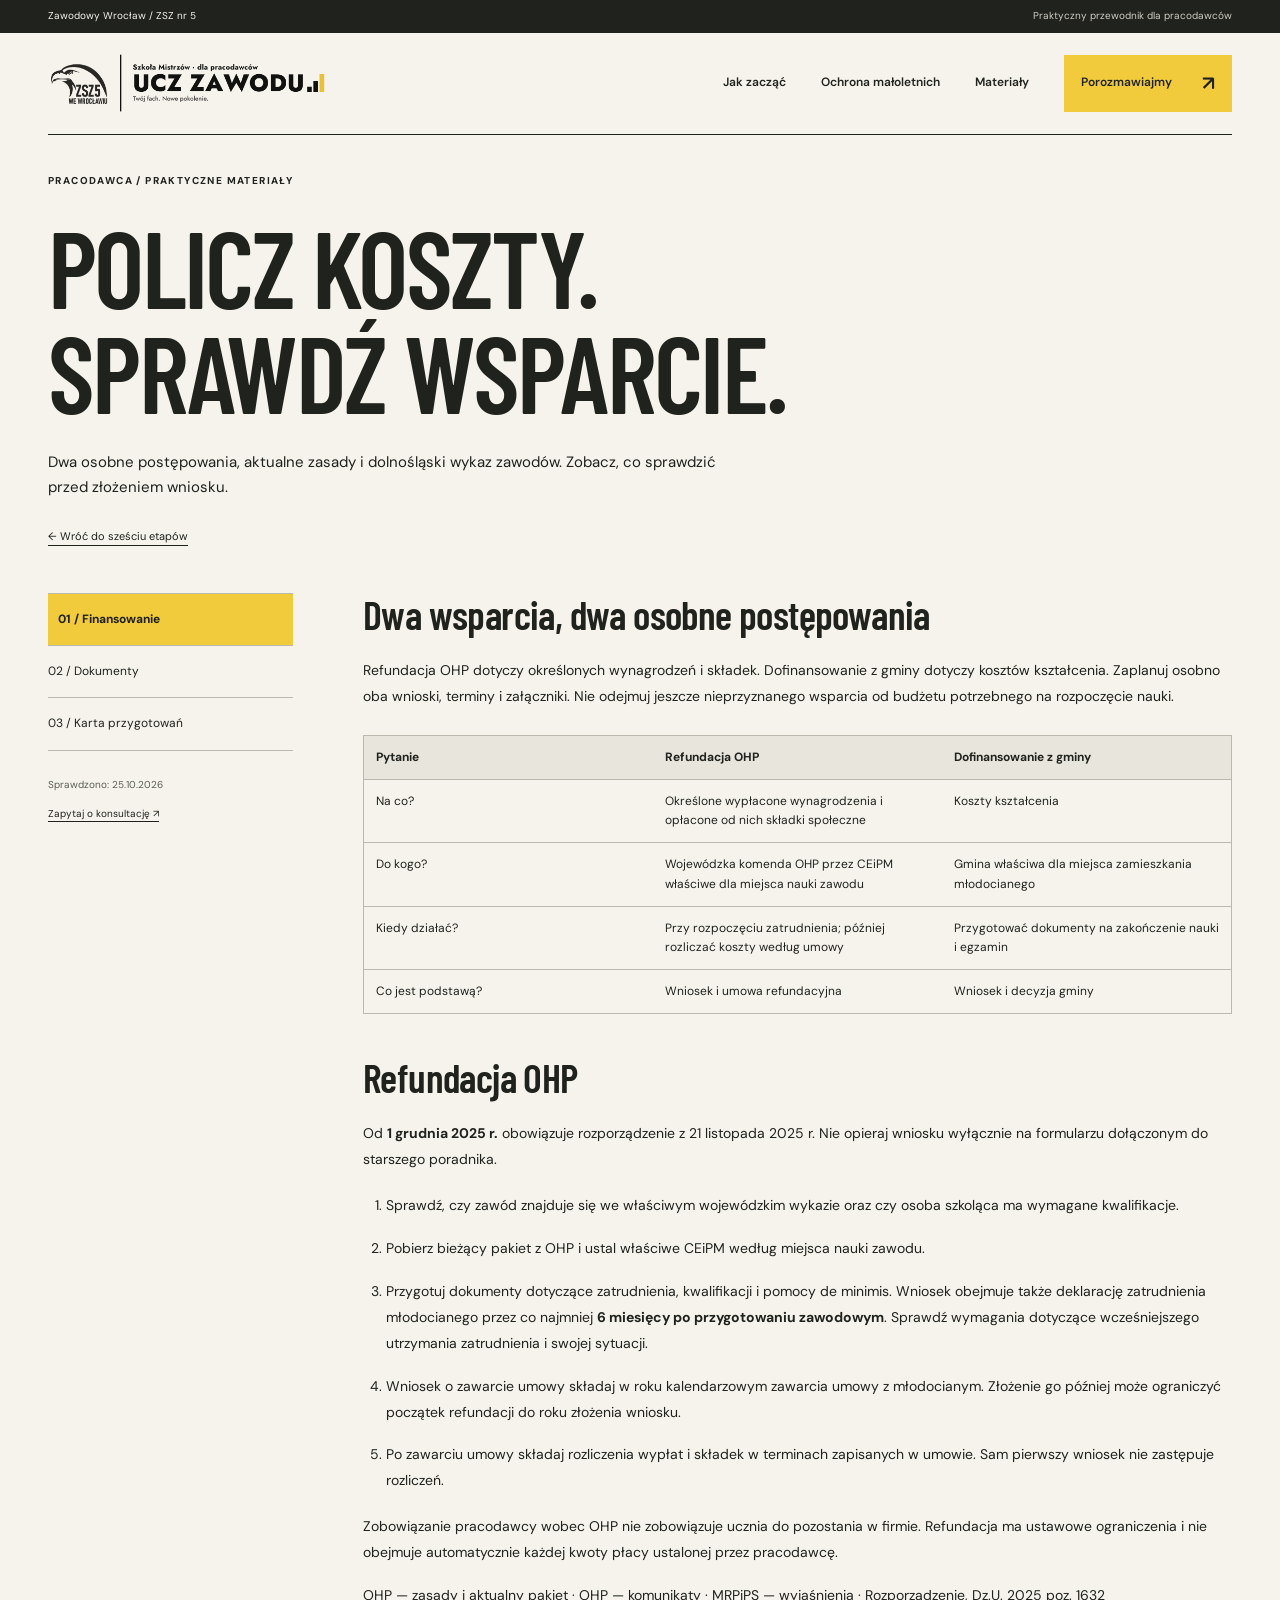
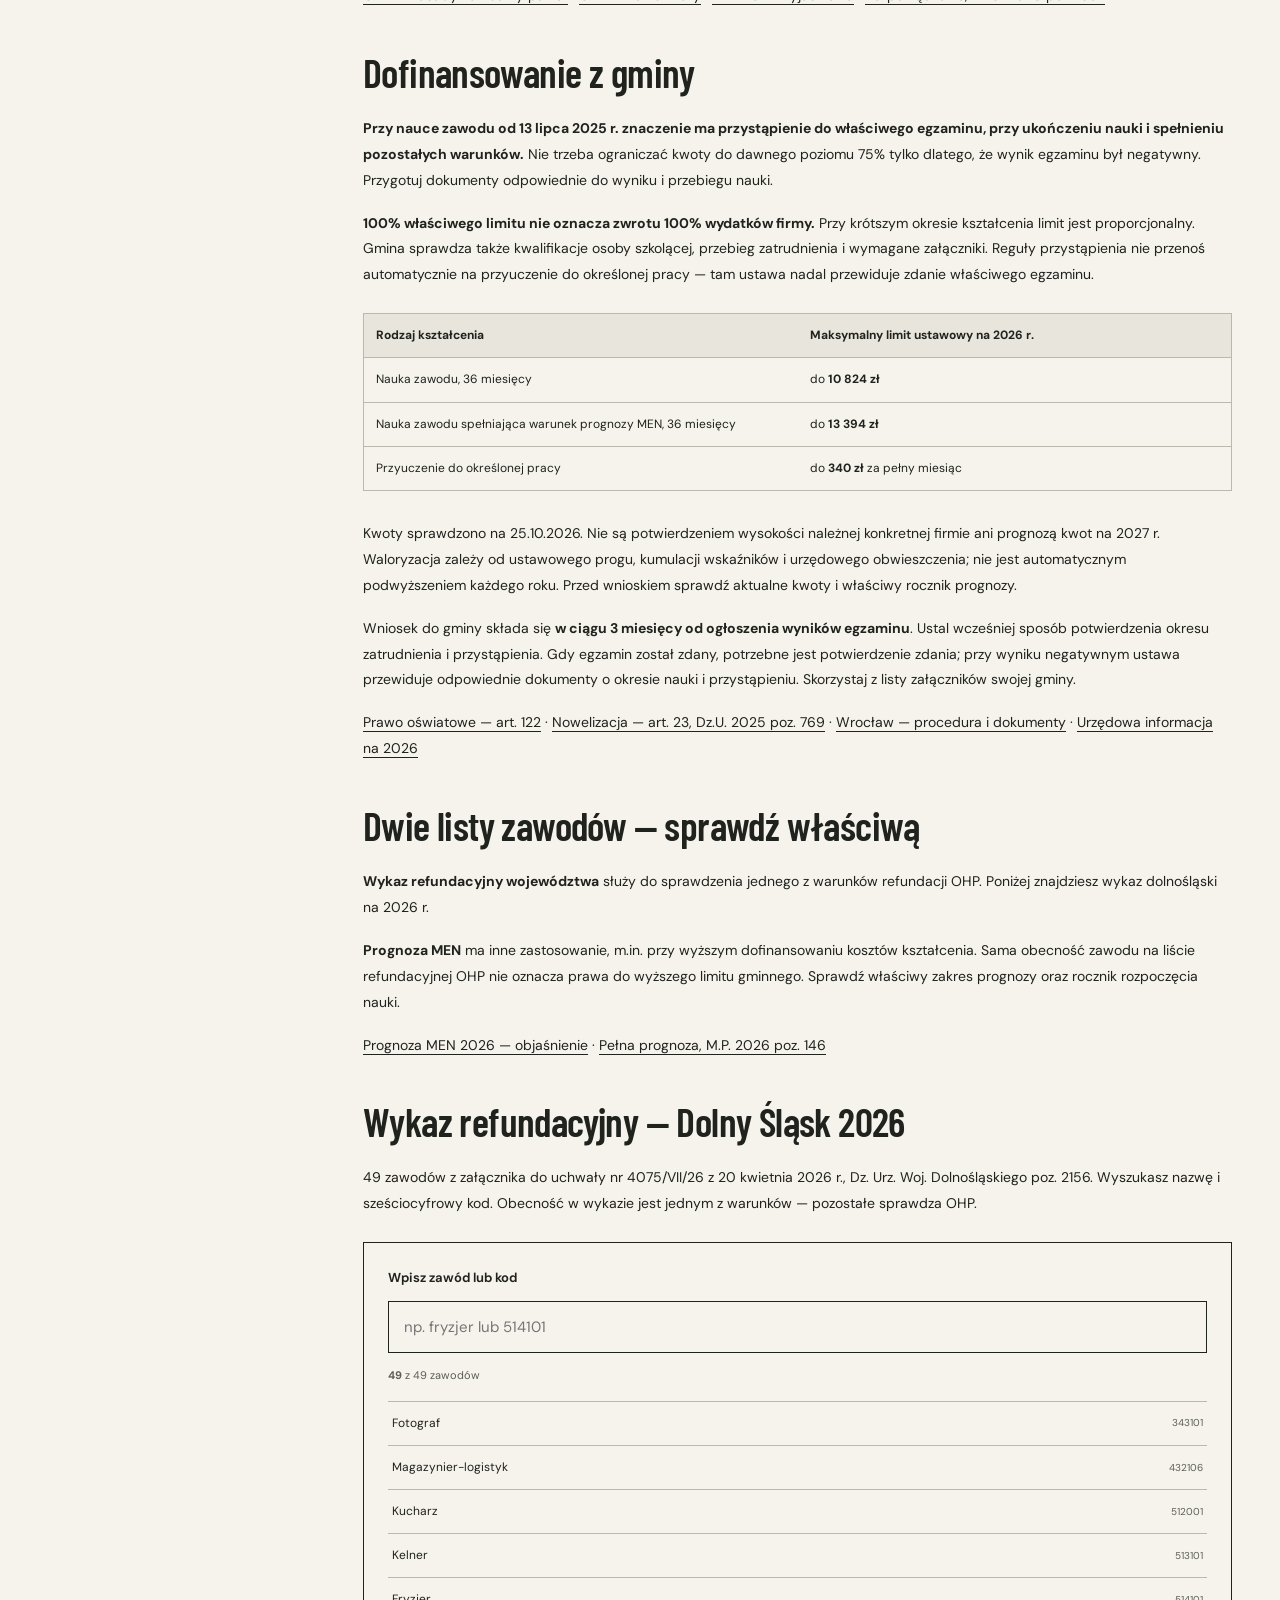
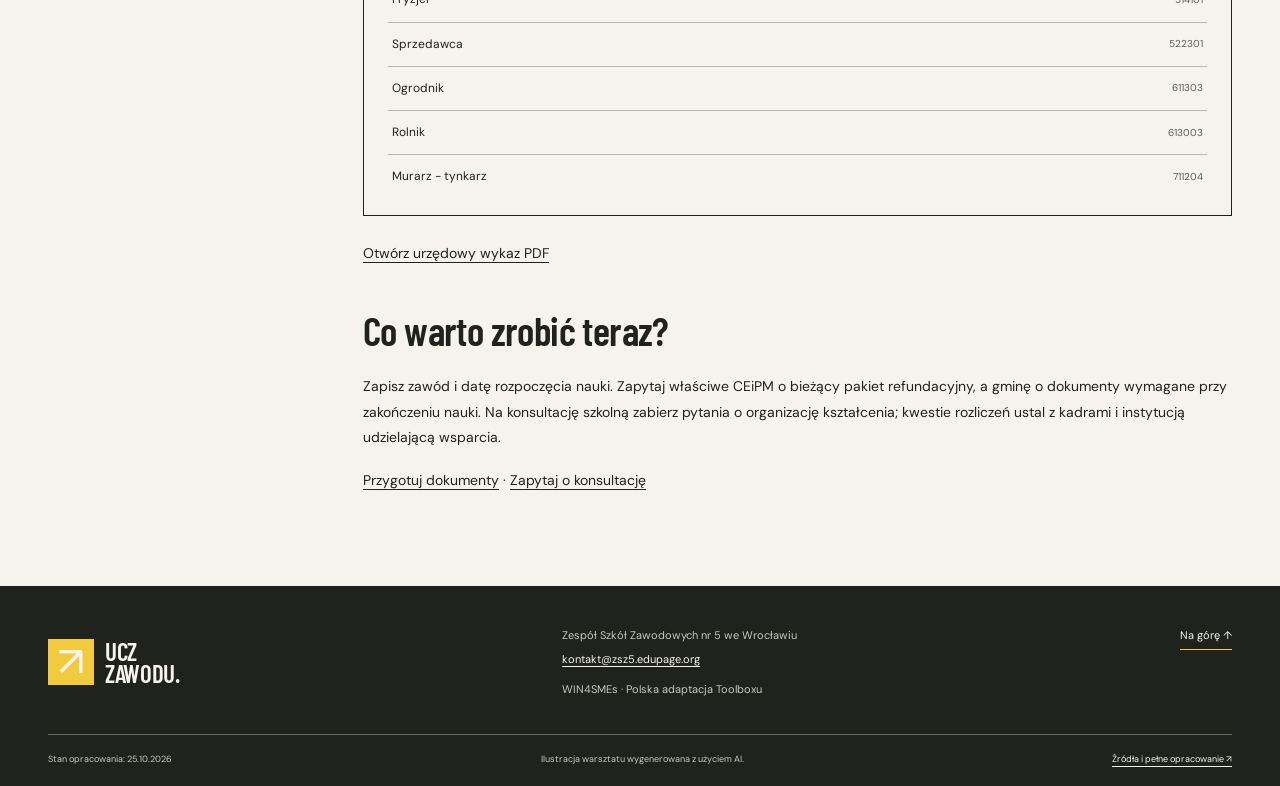
<file: pracodawcy/finansowanie.html>
<!doctype html><html lang="pl"><head><meta charset="utf-8"><meta name="viewport" content="width=device-width,initial-scale=1"><meta name="theme-color" content="#f2cb3c"><title>Finansowanie nauki zawodu — OHP i gmina | Ucz zawodu</title><meta name="description" content="Dwa osobne postępowania, aktualne zasady i dolnośląski wykaz zawodów. Zobacz, co sprawdzić przed złożeniem wniosku."><meta property="og:title" content="Finansowanie nauki zawodu — OHP i gmina"><meta property="og:description" content="Dwa osobne postępowania, aktualne zasady i dolnośląski wykaz zawodów. Zobacz, co sprawdzić przed złożeniem wniosku."><meta property="og:type" content="website"><meta property="og:locale" content="pl_PL"><meta property="og:image" content="https://adeodatus11.github.io/zawodowy-wroclaw/pracodawcy/assets/nauka-w-warsztacie-1600.webp"><link rel="canonical" href="https://adeodatus11.github.io/zawodowy-wroclaw/pracodawcy/finansowanie.html"><link rel="icon" href="assets/favicon.ico" sizes="any"><link rel="icon" href="assets/favicon-32x32.png" type="image/png" sizes="32x32"><link rel="icon" href="assets/favicon-16x16.png" type="image/png" sizes="16x16"><link rel="apple-touch-icon" href="assets/apple-touch-icon.png"><link rel="preload" href="assets/barlow-condensed-semibold.woff2" as="font" type="font/woff2" crossorigin><link rel="preload" href="assets/dm-sans-variable.woff2" as="font" type="font/woff2" crossorigin><link rel="stylesheet" href="assets/atlas.css"><script src="assets/atlas.js" defer></script></head><body><a class="skip" href="#main">Przejdź do treści</a><div class="utility"><div class="container"><a href="../">Zawodowy Wrocław / ZSZ nr 5</a><span>Praktyczny przewodnik dla pracodawców</span></div></div><header class="site-header container"><a class="identity identity-official" href="./" aria-label="Ucz zawodu — strona główna"><img src="assets/ucz-zawodu-logo.png" width="2400" height="960" alt="ZSZ nr 5 we Wrocławiu — Ucz zawodu. Szkoła Mistrzów dla pracodawców. Twój fach. Nowe pokolenie."></a><button class="menu-button" aria-expanded="false" aria-controls="menu" hidden>Menu <span aria-hidden="true">+</span></button><nav id="menu" aria-label="Nawigacja główna"><a href="./#przewodnik">Jak zacząć</a><a href="./#ochrona">Ochrona małoletnich</a><a href="./#materialy">Materiały</a><a class="nav-contact" href="./#konsultacja">Porozmawiajmy <span aria-hidden="true">↗</span></a></nav></header><main id="main"><section class="resource-hero container"><p class="label">PRACODAWCA / PRAKTYCZNE MATERIAŁY</p><h1>POLICZ KOSZTY.<br>SPRAWDŹ WSPARCIE.</h1><p class="resource-lead">Dwa osobne postępowania, aktualne zasady i dolnośląski wykaz zawodów. Zobacz, co sprawdzić przed złożeniem wniosku.</p><a class="text-link" href="./#przewodnik">← Wróć do sześciu etapów</a></section><div class="container resource-layout"><aside class="resource-sidebar"><nav class="resource-menu" aria-label="Materiały dla pracodawcy"><a href="finansowanie.html" aria-current="page">01 / Finansowanie</a><a href="dokumenty.html">02 / Dokumenty</a><a href="karta-startowa.html">03 / Karta przygotowań</a></nav><p class="small">Sprawdzono: 25.10.2026<br><a href="./#konsultacja">Zapytaj o konsultację ↗</a></p></aside><div class="resource-content"><div class="support-prose"><h2 id="dwa-wsparcia-dwa-osobne-postepowania">Dwa wsparcia, dwa osobne postępowania</h2>
<p>Refundacja OHP dotyczy określonych wynagrodzeń i składek. Dofinansowanie z gminy dotyczy kosztów kształcenia. Zaplanuj osobno oba wnioski, terminy i załączniki. Nie odejmuj jeszcze nieprzyznanego wsparcia od budżetu potrzebnego na rozpoczęcie nauki.</p>
<div class="table-scroll" tabindex="0" role="region" aria-label="Tabela — przewiń poziomo"><table>
<thead>
<tr>
<th>Pytanie</th>
<th>Refundacja OHP</th>
<th>Dofinansowanie z gminy</th>
</tr>
</thead>
<tbody>
<tr>
<td>Na co?</td>
<td>Określone wypłacone wynagrodzenia i opłacone od nich składki społeczne</td>
<td>Koszty kształcenia</td>
</tr>
<tr>
<td>Do kogo?</td>
<td>Wojewódzka komenda OHP przez CEiPM właściwe dla miejsca nauki zawodu</td>
<td>Gmina właściwa dla miejsca zamieszkania młodocianego</td>
</tr>
<tr>
<td>Kiedy działać?</td>
<td>Przy rozpoczęciu zatrudnienia; później rozliczać koszty według umowy</td>
<td>Przygotować dokumenty na zakończenie nauki i egzamin</td>
</tr>
<tr>
<td>Co jest podstawą?</td>
<td>Wniosek i umowa refundacyjna</td>
<td>Wniosek i decyzja gminy</td>
</tr>
</tbody>
</table></div>
<h2 id="refundacja-ohp">Refundacja OHP</h2>
<p>Od <strong>1 grudnia 2025 r.</strong> obowiązuje rozporządzenie z 21 listopada 2025 r. Nie opieraj wniosku wyłącznie na formularzu dołączonym do starszego poradnika.</p>
<ol>
<li>Sprawdź, czy zawód znajduje się we właściwym wojewódzkim wykazie oraz czy osoba szkoląca ma wymagane kwalifikacje.</li>
<li>Pobierz bieżący pakiet z OHP i ustal właściwe CEiPM według miejsca nauki zawodu.</li>
<li>Przygotuj dokumenty dotyczące zatrudnienia, kwalifikacji i pomocy de minimis. Wniosek obejmuje także deklarację zatrudnienia młodocianego przez co najmniej <strong>6 miesięcy po przygotowaniu zawodowym</strong>. Sprawdź wymagania dotyczące wcześniejszego utrzymania zatrudnienia i swojej sytuacji.</li>
<li>Wniosek o zawarcie umowy składaj w roku kalendarzowym zawarcia umowy z młodocianym. Złożenie go później może ograniczyć początek refundacji do roku złożenia wniosku.</li>
<li>Po zawarciu umowy składaj rozliczenia wypłat i składek w terminach zapisanych w umowie. Sam pierwszy wniosek nie zastępuje rozliczeń.</li>
</ol>
<p>Zobowiązanie pracodawcy wobec OHP nie zobowiązuje ucznia do pozostania w firmie. Refundacja ma ustawowe ograniczenia i nie obejmuje automatycznie każdej kwoty płacy ustalonej przez pracodawcę.</p>
<p><a href="https://www.ohp.pl/rozwoj-zawodowy/refundacja/zasady">OHP — zasady i aktualny pakiet</a> · <a href="https://ohp.pl/rozwoj-zawodowy/refundacja/komunikaty">OHP — komunikaty</a> · <a href="https://psz.praca.gov.pl/dla-pracodawcow-i-przedsiebiorcow/podnoszenie-kompetencji-i-kwalifikacji-pracownikow-i-kandydatow-do-pracy/refundacja-z-fundusz-pracy-wynagrodzen-mlodocianych-pracownikow">MRPiPS — wyjaśnienia</a> · <a href="https://eli.gov.pl/eli/DU/2025/1632/ogl">Rozporządzenie, Dz.U. 2025 poz. 1632</a></p>
<h2 id="dofinansowanie-z-gminy">Dofinansowanie z gminy</h2>
<p><strong>Przy nauce zawodu od 13 lipca 2025 r. znaczenie ma przystąpienie do właściwego egzaminu, przy ukończeniu nauki i spełnieniu pozostałych warunków.</strong> Nie trzeba ograniczać kwoty do dawnego poziomu 75% tylko dlatego, że wynik egzaminu był negatywny. Przygotuj dokumenty odpowiednie do wyniku i przebiegu nauki.</p>
<p><strong>100% właściwego limitu nie oznacza zwrotu 100% wydatków firmy.</strong> Przy krótszym okresie kształcenia limit jest proporcjonalny. Gmina sprawdza także kwalifikacje osoby szkolącej, przebieg zatrudnienia i wymagane załączniki. Reguły przystąpienia nie przenoś automatycznie na przyuczenie do określonej pracy — tam ustawa nadal przewiduje zdanie właściwego egzaminu.</p>
<div class="table-scroll" tabindex="0" role="region" aria-label="Tabela — przewiń poziomo"><table>
<thead>
<tr>
<th>Rodzaj kształcenia</th>
<th>Maksymalny limit ustawowy na 2026 r.</th>
</tr>
</thead>
<tbody>
<tr>
<td>Nauka zawodu, 36 miesięcy</td>
<td>do <strong>10 824 zł</strong></td>
</tr>
<tr>
<td>Nauka zawodu spełniająca warunek prognozy MEN, 36 miesięcy</td>
<td>do <strong>13 394 zł</strong></td>
</tr>
<tr>
<td>Przyuczenie do określonej pracy</td>
<td>do <strong>340 zł</strong> za pełny miesiąc</td>
</tr>
</tbody>
</table></div>
<p>Kwoty sprawdzono na 25.10.2026. Nie są potwierdzeniem wysokości należnej konkretnej firmie ani prognozą kwot na 2027 r. Waloryzacja zależy od ustawowego progu, kumulacji wskaźników i urzędowego obwieszczenia; nie jest automatycznym podwyższeniem każdego roku. Przed wnioskiem sprawdź aktualne kwoty i właściwy rocznik prognozy.</p>
<p>Wniosek do gminy składa się <strong>w ciągu 3 miesięcy od ogłoszenia wyników egzaminu</strong>. Ustal wcześniej sposób potwierdzenia okresu zatrudnienia i przystąpienia. Gdy egzamin został zdany, potrzebne jest potwierdzenie zdania; przy wyniku negatywnym ustawa przewiduje odpowiednie dokumenty o okresie nauki i przystąpieniu. Skorzystaj z listy załączników swojej gminy.</p>
<p><a href="https://eli.gov.pl/eli/DU/2026/820/ogl">Prawo oświatowe — art. 122</a> · <a href="https://eli.gov.pl/eli/DU/2025/769/ogl">Nowelizacja — art. 23, Dz.U. 2025 poz. 769</a> · <a href="https://bip.um.wroc.pl/sprawa-do-zalatwienia/8373/dofinansowanie-kosztow-ksztalcenia-mlodocianych-pracownikow">Wrocław — procedura i dokumenty</a> · <a href="https://samorzad.gov.pl/web/gmina-stryszow/dofinansowanie-kosztow-ksztalcenia-mlodocianych-pracownikow2">Urzędowa informacja na 2026</a></p>
<h2 id="dwie-listy-zawodow-sprawdz-wlasciwa">Dwie listy zawodów — sprawdź właściwą</h2>
<p><strong>Wykaz refundacyjny województwa</strong> służy do sprawdzenia jednego z warunków refundacji OHP. Poniżej znajdziesz wykaz dolnośląski na 2026 r.</p>
<p><strong>Prognoza MEN</strong> ma inne zastosowanie, m.in. przy wyższym dofinansowaniu kosztów kształcenia. Sama obecność zawodu na liście refundacyjnej OHP nie oznacza prawa do wyższego limitu gminnego. Sprawdź właściwy zakres prognozy oraz rocznik rozpoczęcia nauki.</p>
<p><a href="https://www.gov.pl/web/edukacja/prognoza-zapotrzebowania-na-pracownikow-w-zawodach-szkolnictwa-branzowego-na-krajowym-i-wojewodzkim-rynku-pracy-2026-juz-opublikowana">Prognoza MEN 2026 — objaśnienie</a> · <a href="https://api.sejm.gov.pl/eli/acts/MP/2026/146/text.pdf">Pełna prognoza, M.P. 2026 poz. 146</a></p>
<h2 id="wykaz-refundacyjny-dolny-slask-2026">Wykaz refundacyjny — Dolny Śląsk 2026</h2>
<p>49 zawodów z załącznika do uchwały nr 4075/VII/26 z 20 kwietnia 2026 r., Dz. Urz. Woj. Dolnośląskiego poz. 2156. Wyszukasz nazwę i sześciocyfrowy kod. Obecność w wykazie jest jednym z warunków — pozostałe sprawdza OHP.</p>
<div class="trade-finder"><label for="trade-query">Wpisz zawód lub kod</label><input type="search" id="trade-query" placeholder="np. fryzjer lub 514101" aria-controls="trade-results" autocomplete="off"><p class="search-status" aria-live="polite"><strong data-trade-count>49</strong> z 49 zawodów</p><ul id="trade-results" tabindex="0" aria-label="Wykaz zawodów — przewiń listę"><li data-trade data-search="Fotograf 343101"><span>Fotograf</span><code>343101</code></li><li data-trade data-search="Magazynier-logistyk 432106"><span>Magazynier-logistyk</span><code>432106</code></li><li data-trade data-search="Kucharz 512001"><span>Kucharz</span><code>512001</code></li><li data-trade data-search="Kelner 513101"><span>Kelner</span><code>513101</code></li><li data-trade data-search="Fryzjer 514101"><span>Fryzjer</span><code>514101</code></li><li data-trade data-search="Sprzedawca 522301"><span>Sprzedawca</span><code>522301</code></li><li data-trade data-search="Ogrodnik 611303"><span>Ogrodnik</span><code>611303</code></li><li data-trade data-search="Rolnik 613003"><span>Rolnik</span><code>613003</code></li><li data-trade data-search="Murarz - tynkarz 711204"><span>Murarz - tynkarz</span><code>711204</code></li><li data-trade data-search="Kamieniarz 711301"><span>Kamieniarz</span><code>711301</code></li><li data-trade data-search="Betoniarz – zbrojarz 711402"><span>Betoniarz – zbrojarz</span><code>711402</code></li><li data-trade data-search="Cieśla 711501"><span>Cieśla</span><code>711501</code></li><li data-trade data-search="Dekarz 712101"><span>Dekarz</span><code>712101</code></li><li data-trade data-search="Monter izolacji budowlanych 711102"><span>Monter izolacji budowlanych</span><code>711102</code></li><li data-trade data-search="Monter izolacji przemysłowych 712403"><span>Monter izolacji przemysłowych</span><code>712403</code></li><li data-trade data-search="Monter sieci i instalacji sanitarnych 712618"><span>Monter sieci i instalacji sanitarnych</span><code>712618</code></li><li data-trade data-search="Monter zabudowy i robót wykończeniowych w budownictwie 712905"><span>Monter zabudowy i robót wykończeniowych w budownictwie</span><code>712905</code></li><li data-trade data-search="Monter stolarki budowlanej 712906"><span>Monter stolarki budowlanej</span><code>712906</code></li><li data-trade data-search="Lakiernik samochodowy 713203"><span>Lakiernik samochodowy</span><code>713203</code></li><li data-trade data-search="Blacharz 721301"><span>Blacharz</span><code>721301</code></li><li data-trade data-search="Blacharz samochodowy 721306"><span>Blacharz samochodowy</span><code>721306</code></li><li data-trade data-search="Kowal 722101"><span>Kowal</span><code>722101</code></li><li data-trade data-search="Ślusarz 722204"><span>Ślusarz</span><code>722204</code></li><li data-trade data-search="Operator obrabiarek skrawających 722307"><span>Operator obrabiarek skrawających</span><code>722307</code></li><li data-trade data-search="Mechanik pojazdów samochodowych 723103"><span>Mechanik pojazdów samochodowych</span><code>723103</code></li><li data-trade data-search="Mechanik motocyklowy 723107"><span>Mechanik motocyklowy</span><code>723107</code></li><li data-trade data-search="Mechanik-monter maszyn i urządzeń 723310"><span>Mechanik-monter maszyn i urządzeń</span><code>723310</code></li><li data-trade data-search="Mechanik pojazdów kolejowych 723318"><span>Mechanik pojazdów kolejowych</span><code>723318</code></li><li data-trade data-search="Automatyk 731107"><span>Automatyk</span><code>731107</code></li><li data-trade data-search="Elektryk 741103"><span>Elektryk</span><code>741103</code></li><li data-trade data-search="Elektromechanik 741201"><span>Elektromechanik</span><code>741201</code></li><li data-trade data-search="Elektromechanik pojazdów samochodowych 741203"><span>Elektromechanik pojazdów samochodowych</span><code>741203</code></li><li data-trade data-search="Elektronik 742117"><span>Elektronik</span><code>742117</code></li><li data-trade data-search="Mechatronik 742118"><span>Mechatronik</span><code>742118</code></li><li data-trade data-search="Monter sieci i urządzeń telekomunikacyjnych 742202"><span>Monter sieci i urządzeń telekomunikacyjnych</span><code>742202</code></li><li data-trade data-search="Przetwórca mięsa 751108"><span>Przetwórca mięsa</span><code>751108</code></li><li data-trade data-search="Cukiernik 751201"><span>Cukiernik</span><code>751201</code></li><li data-trade data-search="Piekarz 751204"><span>Piekarz</span><code>751204</code></li><li data-trade data-search="Stolarz 752205"><span>Stolarz</span><code>752205</code></li><li data-trade data-search="Krawiec 753105"><span>Krawiec</span><code>753105</code></li><li data-trade data-search="Tapicer 753402"><span>Tapicer</span><code>753402</code></li><li data-trade data-search="Operator urządzeń przemysłu chemicznego 813134"><span>Operator urządzeń przemysłu chemicznego</span><code>813134</code></li><li data-trade data-search="Operator maszyn i urządzeń przemysłu spożywczego 816003"><span>Operator maszyn i urządzeń przemysłu spożywczego</span><code>816003</code></li><li data-trade data-search="Kierowca mechanik 832201"><span>Kierowca mechanik</span><code>832201</code></li><li data-trade data-search="Pracownik pomocniczy obsługi hotelowej 911205"><span>Pracownik pomocniczy obsługi hotelowej</span><code>911205</code></li><li data-trade data-search="Pracownik obsługi hotelowej 962907"><span>Pracownik obsługi hotelowej</span><code>962907</code></li><li data-trade data-search="Operator maszyn i urządzeń do przetwórstwa tworzyw sztucznych 814209"><span>Operator maszyn i urządzeń do przetwórstwa tworzyw sztucznych</span><code>814209</code></li><li data-trade data-search="Zdobnik ceramik 731609"><span>Zdobnik ceramik</span><code>731609</code></li><li data-trade data-search="Złotnik-jubiler 731305"><span>Złotnik-jubiler</span><code>731305</code></li></ul><p data-trade-empty hidden>Brak wyniku. Sprawdź pisownię, kod lub pełny wykaz. Pozostałe warunki ustal z OHP.</p></div>
<p><a href="https://edzienniki.duw.pl/DUW/2026/2156/akt.pdf">Otwórz urzędowy wykaz PDF</a></p>
<h2 id="co-warto-zrobic-teraz">Co warto zrobić teraz?</h2>
<p>Zapisz zawód i datę rozpoczęcia nauki. Zapytaj właściwe CEiPM o bieżący pakiet refundacyjny, a gminę o dokumenty wymagane przy zakończeniu nauki. Na konsultację szkolną zabierz pytania o organizację kształcenia; kwestie rozliczeń ustal z kadrami i instytucją udzielającą wsparcia.</p>
<p><a href="dokumenty.html">Przygotuj dokumenty</a> · <a href="./#konsultacja">Zapytaj o konsultację</a></p>
</div></div></div></main><footer class="site-footer"><div class="container footer-main"><a class="identity" href="./" aria-label="Ucz zawodu — strona główna"><span class="brand-symbol" aria-hidden="true">↗</span><span>UCZ<br>ZAWODU.</span></a><div><p>Zespół Szkół Zawodowych nr 5 we Wrocławiu</p><a href="mailto:kontakt@zsz5.edupage.org">kontakt@zsz5.edupage.org</a><p>WIN4SMEs · Polska adaptacja Toolboxu</p></div><a class="back-top" href="#main">Na górę ↑</a></div><div class="container footer-meta"><span>Stan opracowania: 25.10.2026</span><span>Ilustracja warsztatu wygenerowana z użyciem AI.</span><a href="opracowanie.html">Źródła i pełne opracowanie ↗</a></div></footer></body></html>
</file>
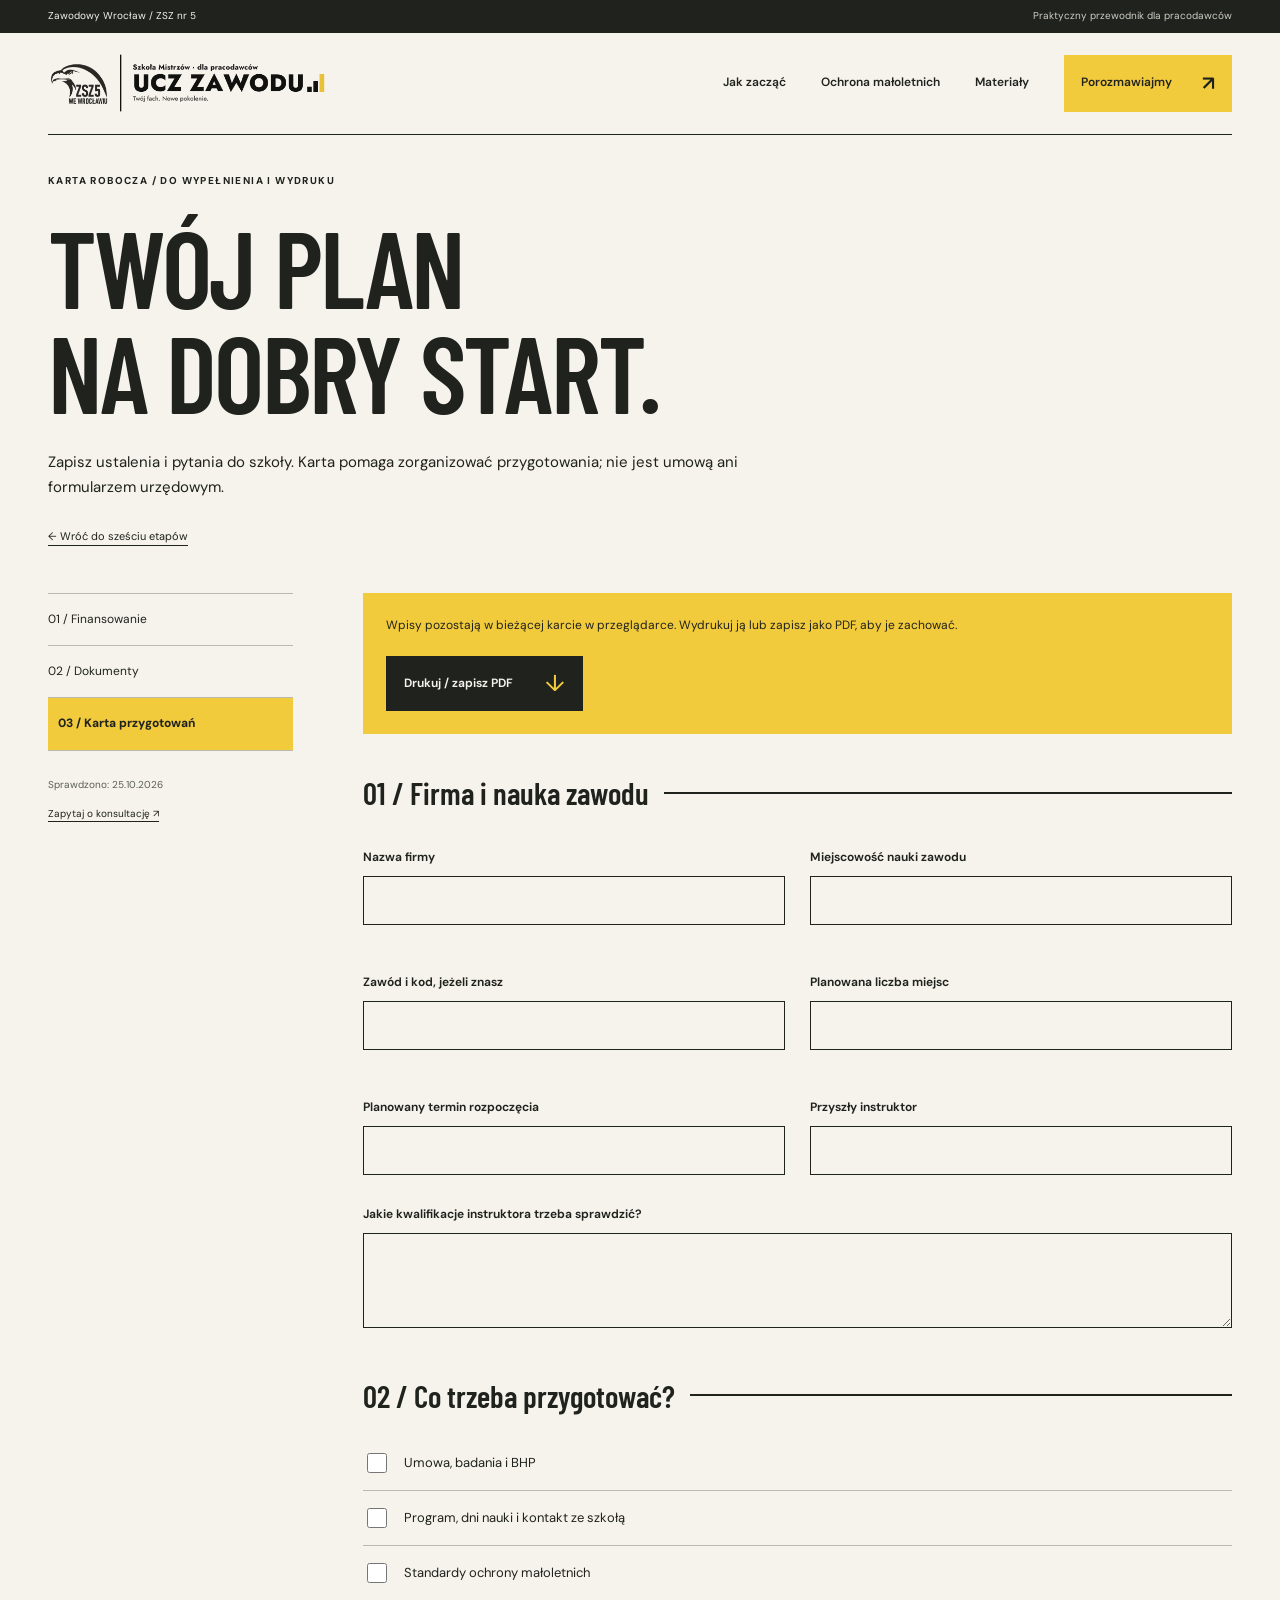
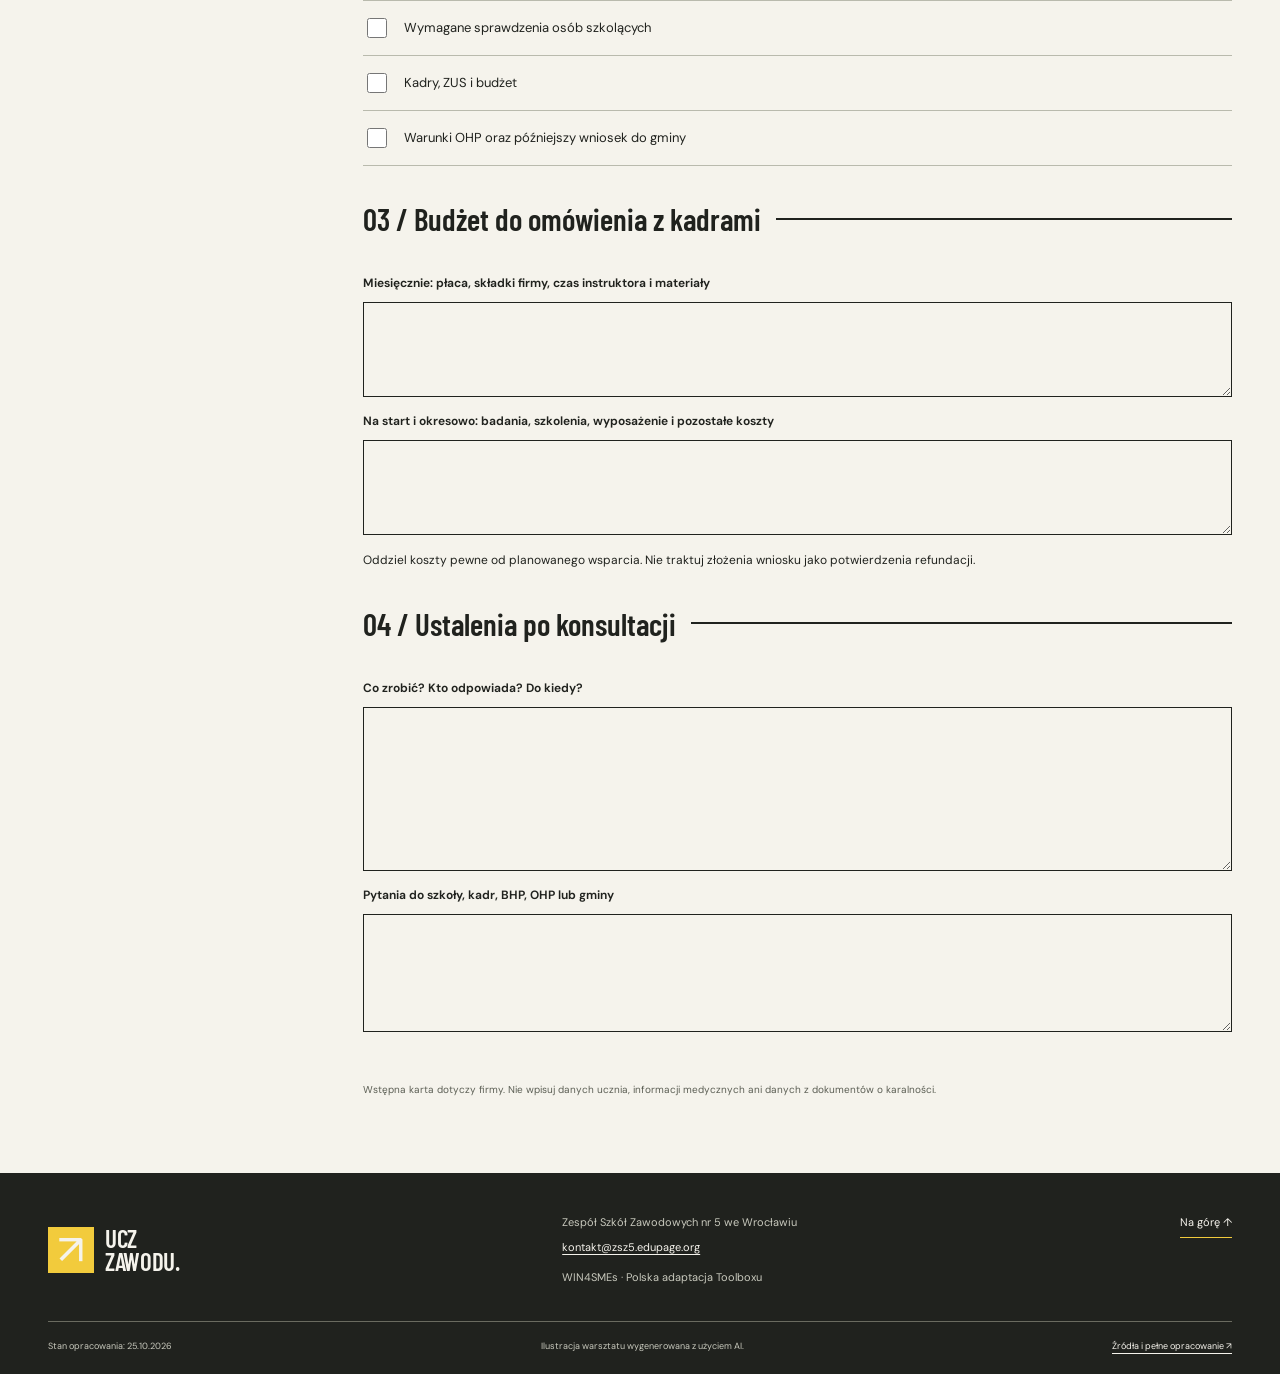
<file: pracodawcy/karta-startowa.html>
<!doctype html><html lang="pl"><head><meta charset="utf-8"><meta name="viewport" content="width=device-width,initial-scale=1"><meta name="theme-color" content="#f2cb3c"><title>Karta przygotowania firmy do nauki zawodu | Ucz zawodu</title><meta name="description" content="Zapisz ustalenia i pytania do szkoły. Karta pomaga zorganizować przygotowania; nie jest umową ani formularzem urzędowym."><meta property="og:title" content="Karta przygotowania firmy do nauki zawodu"><meta property="og:description" content="Zapisz ustalenia i pytania do szkoły. Karta pomaga zorganizować przygotowania; nie jest umową ani formularzem urzędowym."><meta property="og:type" content="website"><meta property="og:locale" content="pl_PL"><meta property="og:image" content="https://adeodatus11.github.io/zawodowy-wroclaw/pracodawcy/assets/nauka-w-warsztacie-1600.webp"><link rel="canonical" href="https://adeodatus11.github.io/zawodowy-wroclaw/pracodawcy/karta-startowa.html"><link rel="icon" href="assets/favicon.ico" sizes="any"><link rel="icon" href="assets/favicon-32x32.png" type="image/png" sizes="32x32"><link rel="icon" href="assets/favicon-16x16.png" type="image/png" sizes="16x16"><link rel="apple-touch-icon" href="assets/apple-touch-icon.png"><link rel="preload" href="assets/barlow-condensed-semibold.woff2" as="font" type="font/woff2" crossorigin><link rel="preload" href="assets/dm-sans-variable.woff2" as="font" type="font/woff2" crossorigin><link rel="stylesheet" href="assets/atlas.css"><script src="assets/atlas.js" defer></script></head><body><a class="skip" href="#main">Przejdź do treści</a><div class="utility"><div class="container"><a href="../">Zawodowy Wrocław / ZSZ nr 5</a><span>Praktyczny przewodnik dla pracodawców</span></div></div><header class="site-header container"><a class="identity identity-official" href="./" aria-label="Ucz zawodu — strona główna"><img src="assets/ucz-zawodu-logo.png" width="2400" height="960" alt="ZSZ nr 5 we Wrocławiu — Ucz zawodu. Szkoła Mistrzów dla pracodawców. Twój fach. Nowe pokolenie."></a><button class="menu-button" aria-expanded="false" aria-controls="menu" hidden>Menu <span aria-hidden="true">+</span></button><nav id="menu" aria-label="Nawigacja główna"><a href="./#przewodnik">Jak zacząć</a><a href="./#ochrona">Ochrona małoletnich</a><a href="./#materialy">Materiały</a><a class="nav-contact" href="./#konsultacja">Porozmawiajmy <span aria-hidden="true">↗</span></a></nav></header><main id="main"><section class="resource-hero container"><p class="label">KARTA ROBOCZA / DO WYPEŁNIENIA I WYDRUKU</p><h1>TWÓJ PLAN<br>NA DOBRY START.</h1><p class="resource-lead">Zapisz ustalenia i pytania do szkoły. Karta pomaga zorganizować przygotowania; nie jest umową ani formularzem urzędowym.</p><a class="text-link" href="./#przewodnik">← Wróć do sześciu etapów</a></section><div class="container resource-layout"><aside class="resource-sidebar"><nav class="resource-menu" aria-label="Materiały dla pracodawcy"><a href="finansowanie.html">01 / Finansowanie</a><a href="dokumenty.html">02 / Dokumenty</a><a href="karta-startowa.html" aria-current="page">03 / Karta przygotowań</a></nav><p class="small">Sprawdzono: 25.10.2026<br><a href="./#konsultacja">Zapytaj o konsultację ↗</a></p></aside><div class="resource-content"><form class="start-plan"><div class="plan-toolbar"><p>Wpisy pozostają w bieżącej karcie w przeglądarce. Wydrukuj ją lub zapisz jako PDF, aby je zachować.</p><button class="action action-black" type="button" data-print>Drukuj / zapisz PDF <span aria-hidden="true">↓</span></button></div><fieldset><legend>01 / Firma i nauka zawodu</legend><div class="plan-grid"><label class="plan-field"><span>Nazwa firmy</span><input name="firma" type="text"></label><label class="plan-field"><span>Miejscowość nauki zawodu</span><input name="miejsce" type="text"></label><label class="plan-field"><span>Zawód i kod, jeżeli znasz</span><input name="zawod" type="text"></label><label class="plan-field"><span>Planowana liczba miejsc</span><input name="miejsca" type="number"></label><label class="plan-field"><span>Planowany termin rozpoczęcia</span><input name="termin" type="text"></label><label class="plan-field"><span>Przyszły instruktor</span><input name="instruktor" type="text"></label></div><label class="plan-field"><span>Jakie kwalifikacje instruktora trzeba sprawdzić?</span><textarea name="kwalifikacje" rows="3"></textarea></label></fieldset><fieldset><legend>02 / Co trzeba przygotować?</legend><label class="plan-check"><input type="checkbox"><span>Umowa, badania i BHP</span></label><label class="plan-check"><input type="checkbox"><span>Program, dni nauki i kontakt ze szkołą</span></label><label class="plan-check"><input type="checkbox"><span>Standardy ochrony małoletnich</span></label><label class="plan-check"><input type="checkbox"><span>Wymagane sprawdzenia osób szkolących</span></label><label class="plan-check"><input type="checkbox"><span>Kadry, ZUS i budżet</span></label><label class="plan-check"><input type="checkbox"><span>Warunki OHP oraz późniejszy wniosek do gminy</span></label></fieldset><fieldset><legend>03 / Budżet do omówienia z kadrami</legend><label class="plan-field"><span>Miesięcznie: płaca, składki firmy, czas instruktora i materiały</span><textarea name="budzet-miesieczny" rows="3"></textarea></label><label class="plan-field"><span>Na start i okresowo: badania, szkolenia, wyposażenie i pozostałe koszty</span><textarea name="budzet-start" rows="3"></textarea></label><p class="small">Oddziel koszty pewne od planowanego wsparcia. Nie traktuj złożenia wniosku jako potwierdzenia refundacji.</p></fieldset><fieldset><legend>04 / Ustalenia po konsultacji</legend><label class="plan-field"><span>Co zrobić? Kto odpowiada? Do kiedy?</span><textarea name="dzialania" rows="6"></textarea></label><label class="plan-field"><span>Pytania do szkoły, kadr, BHP, OHP lub gminy</span><textarea name="pytania" rows="4"></textarea></label></fieldset><p class="small">Wstępna karta dotyczy firmy. Nie wpisuj danych ucznia, informacji medycznych ani danych z dokumentów o karalności.</p></form></div></div></main><footer class="site-footer"><div class="container footer-main"><a class="identity" href="./" aria-label="Ucz zawodu — strona główna"><span class="brand-symbol" aria-hidden="true">↗</span><span>UCZ<br>ZAWODU.</span></a><div><p>Zespół Szkół Zawodowych nr 5 we Wrocławiu</p><a href="mailto:kontakt@zsz5.edupage.org">kontakt@zsz5.edupage.org</a><p>WIN4SMEs · Polska adaptacja Toolboxu</p></div><a class="back-top" href="#main">Na górę ↑</a></div><div class="container footer-meta"><span>Stan opracowania: 25.10.2026</span><span>Ilustracja warsztatu wygenerowana z użyciem AI.</span><a href="opracowanie.html">Źródła i pełne opracowanie ↗</a></div></footer></body></html>
</file>
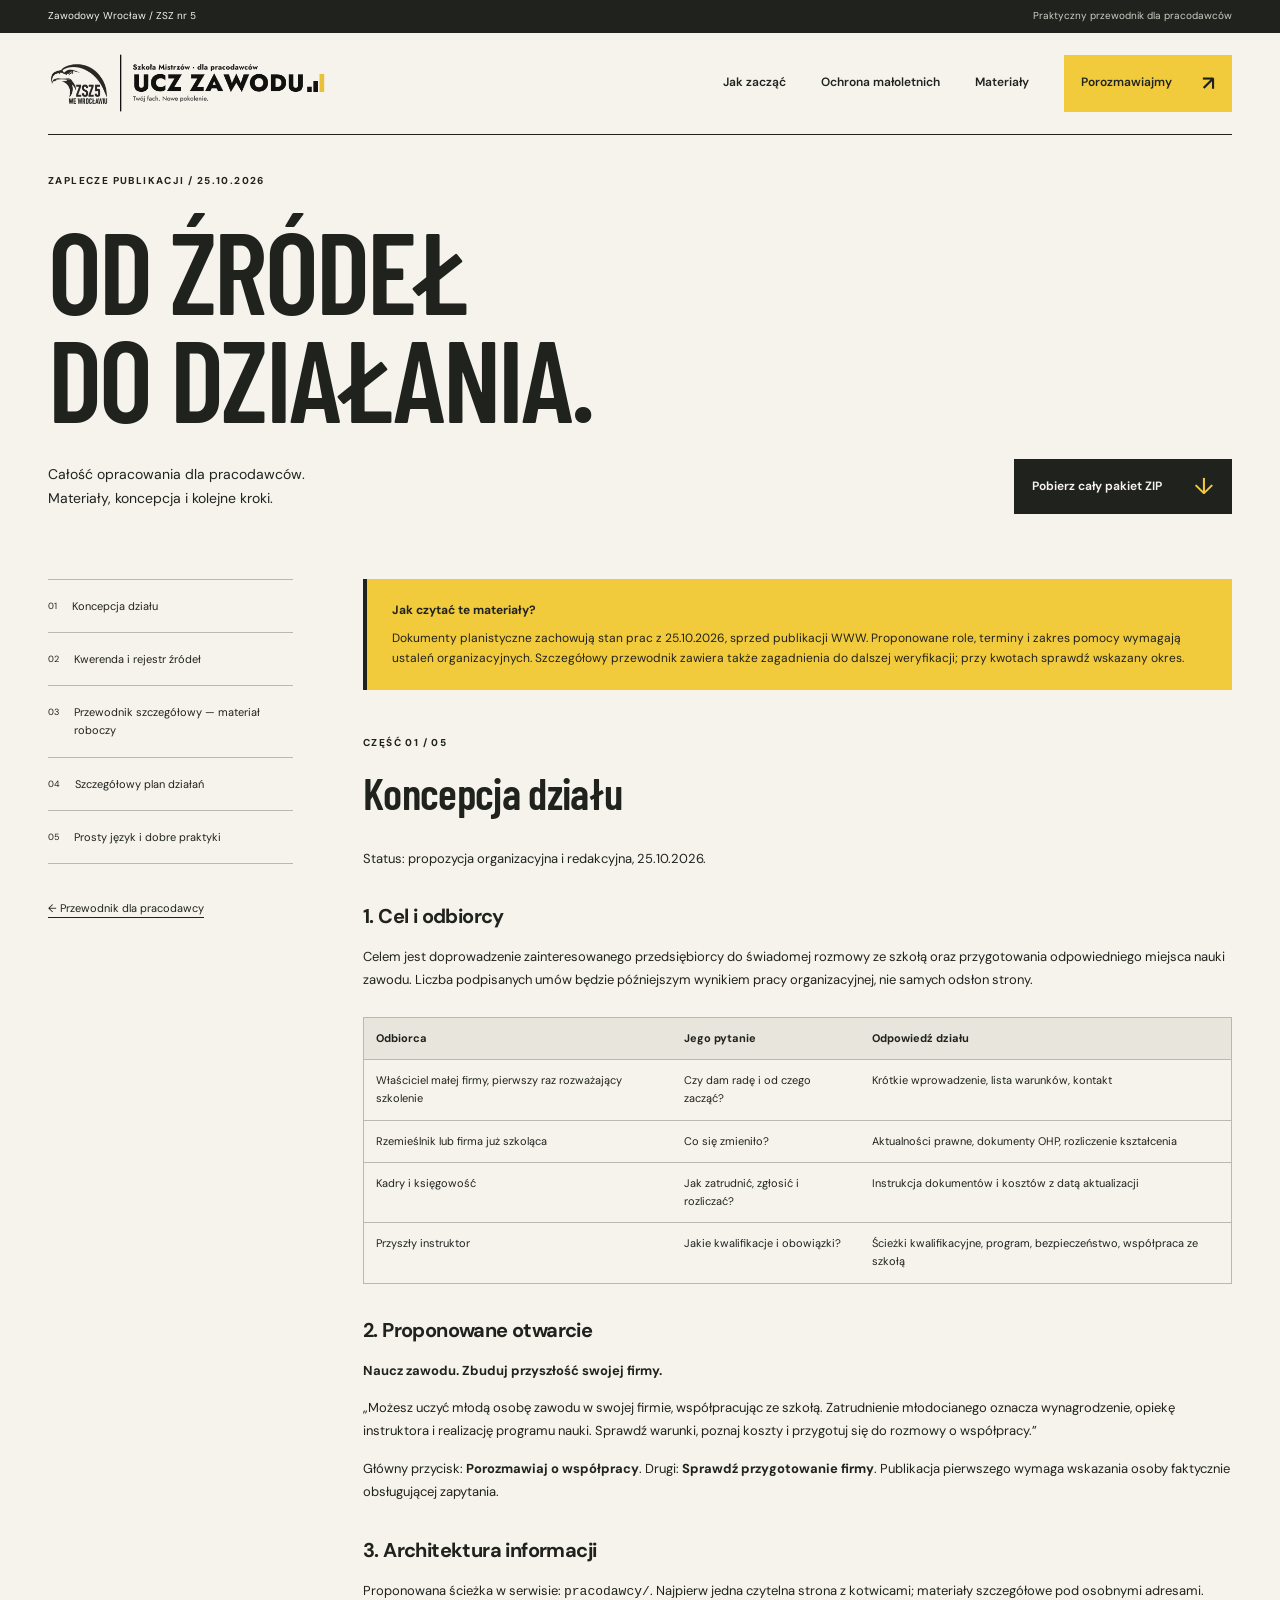
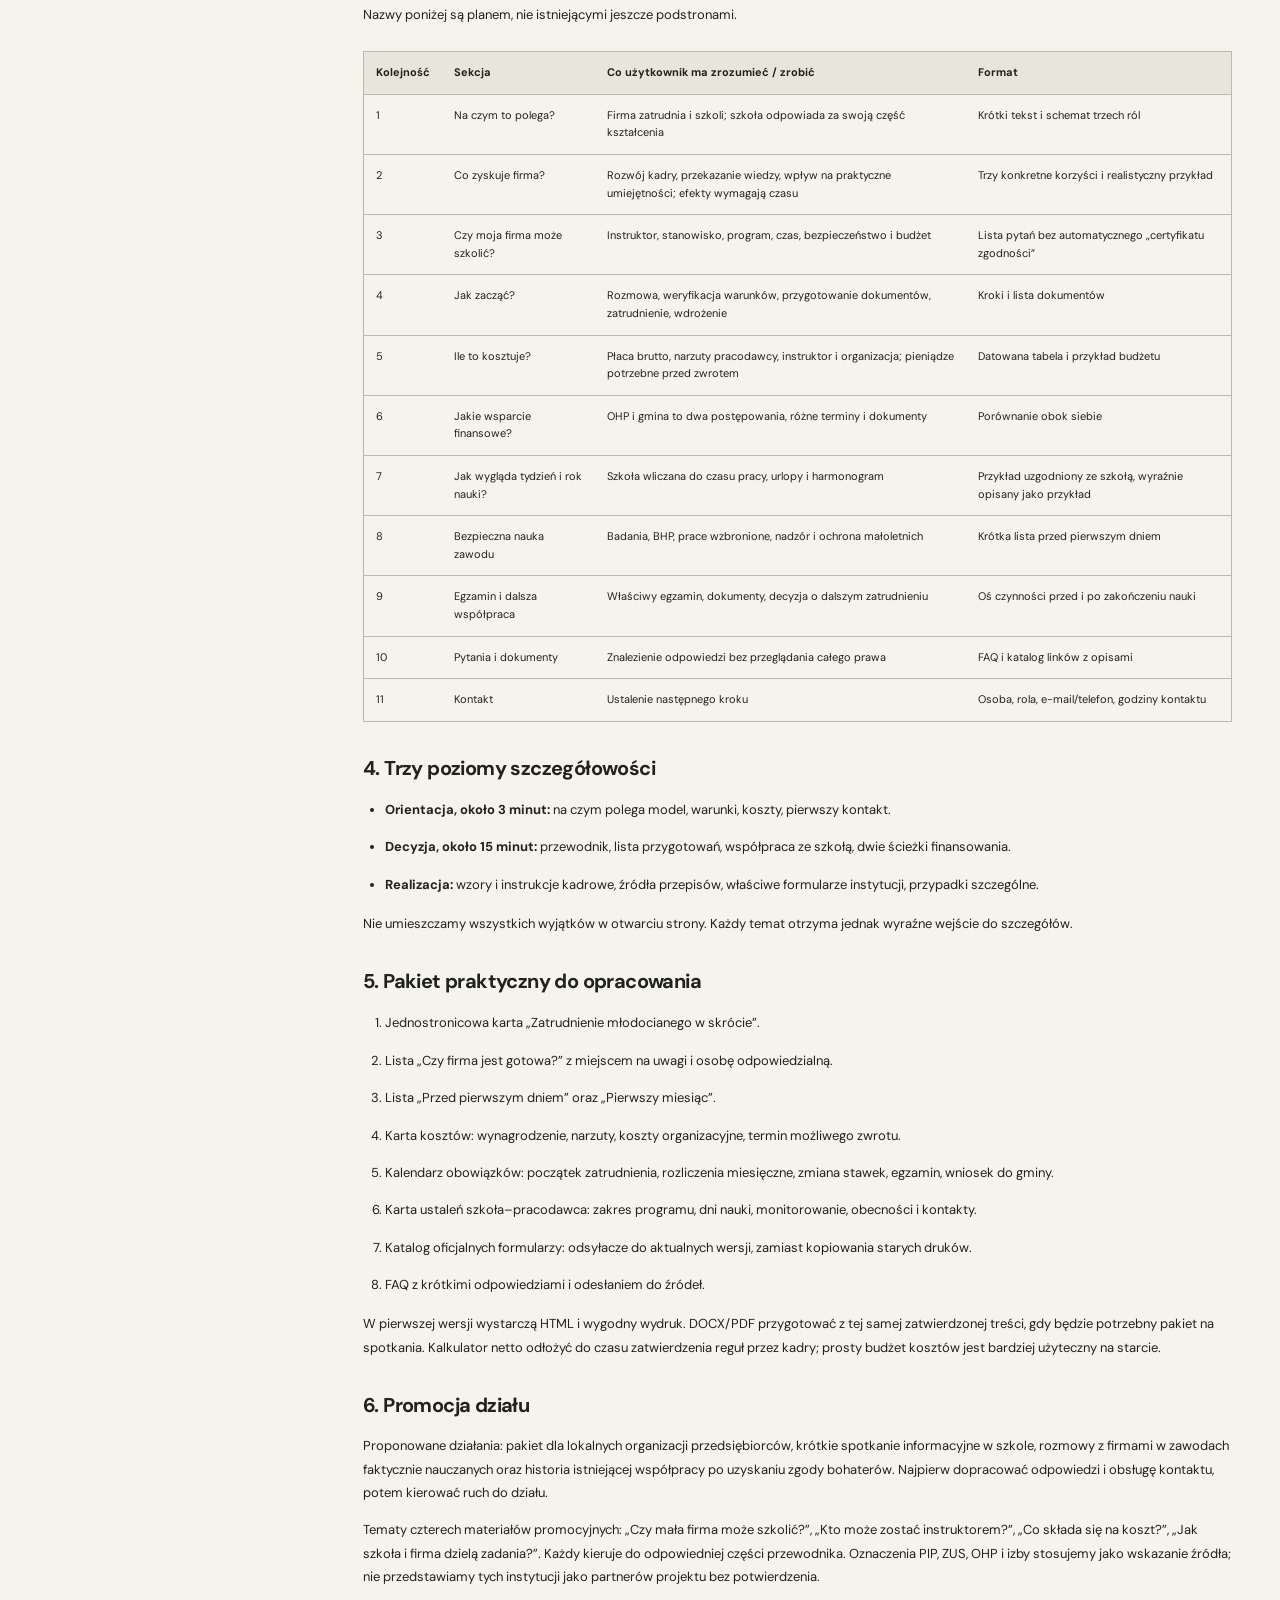
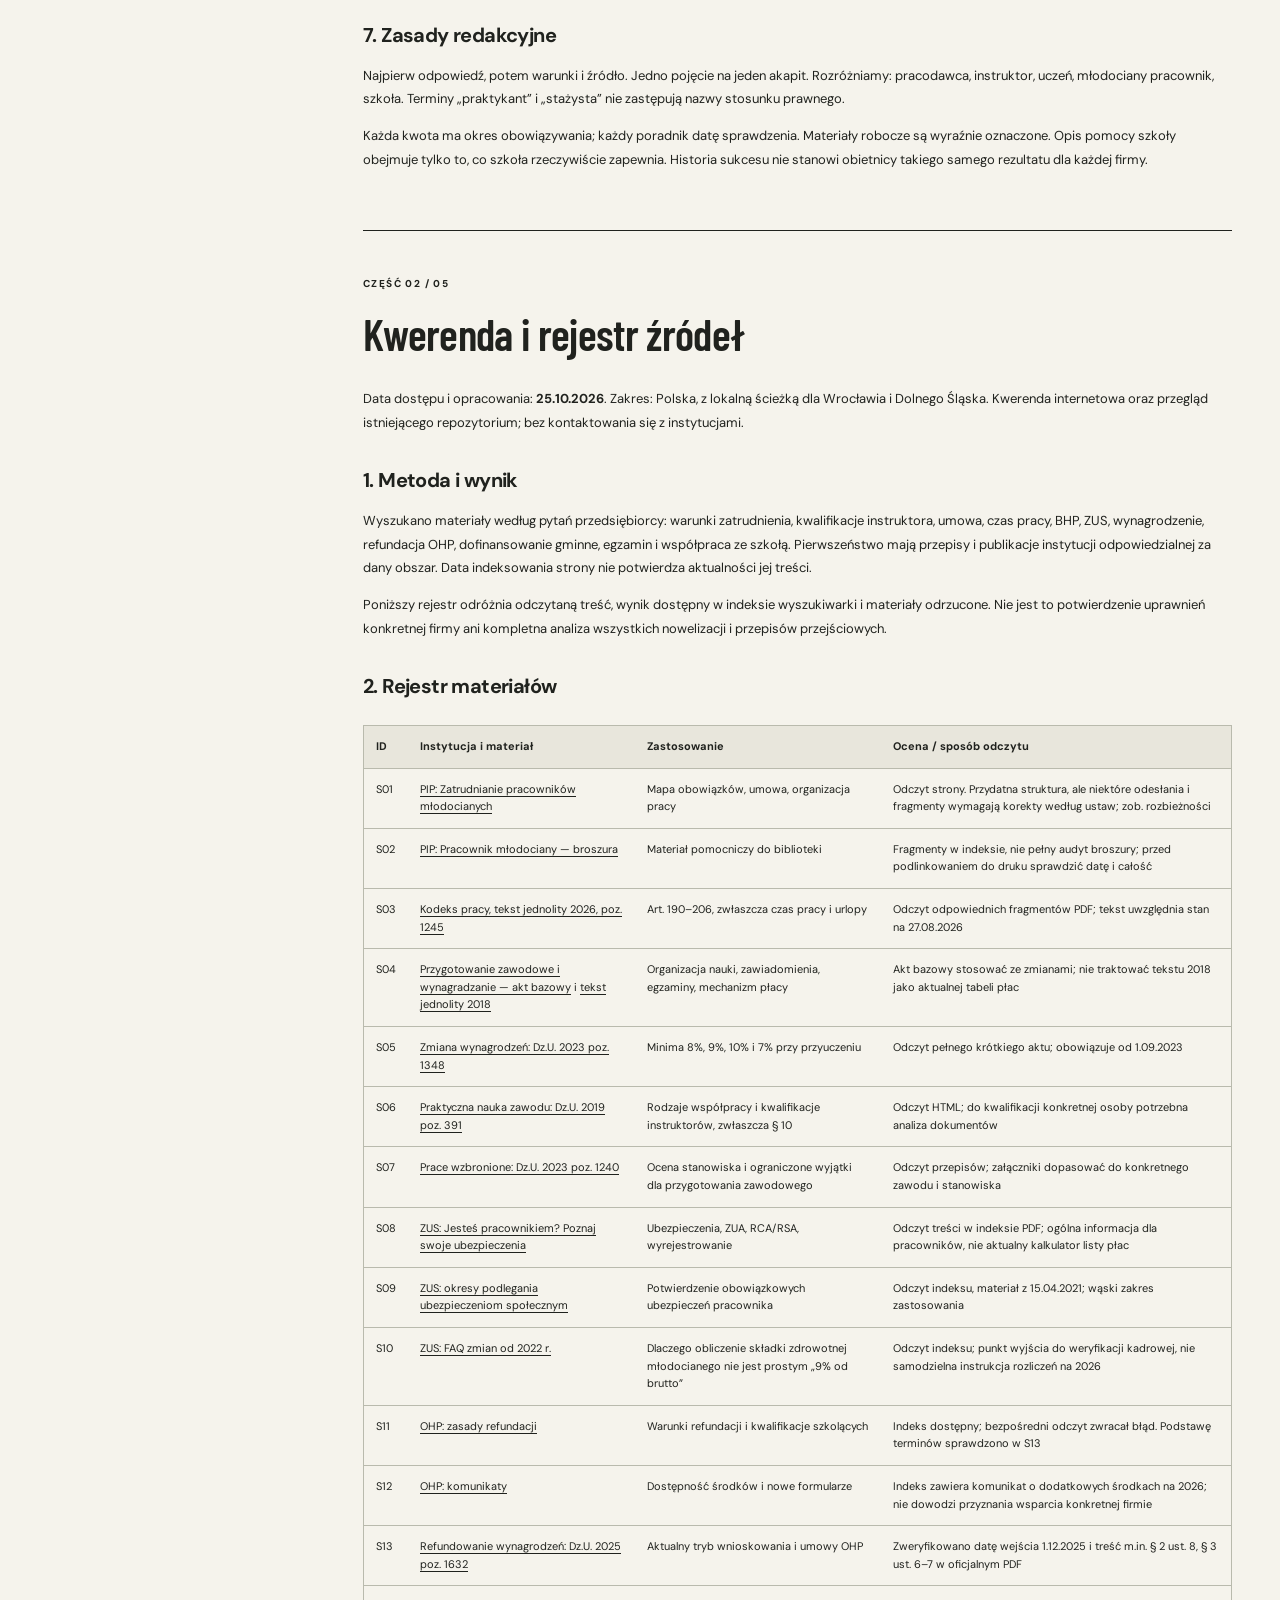
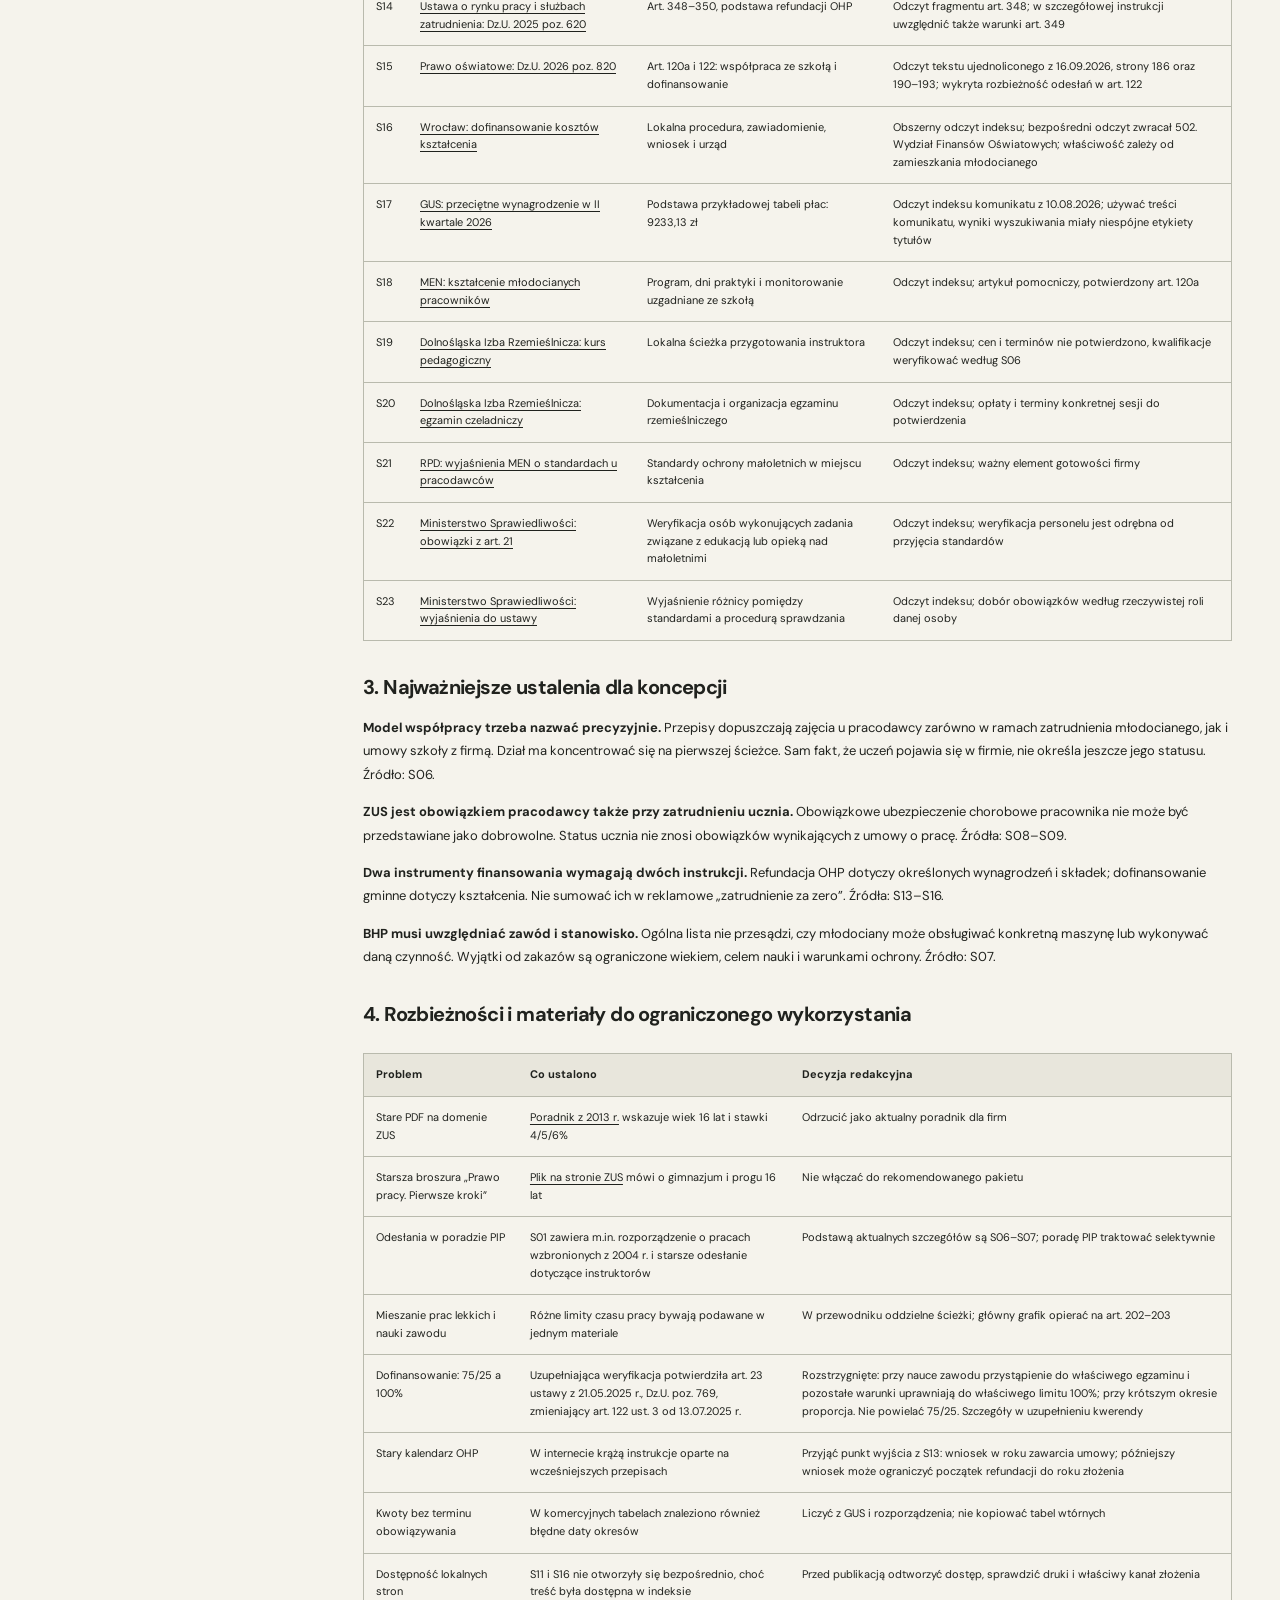
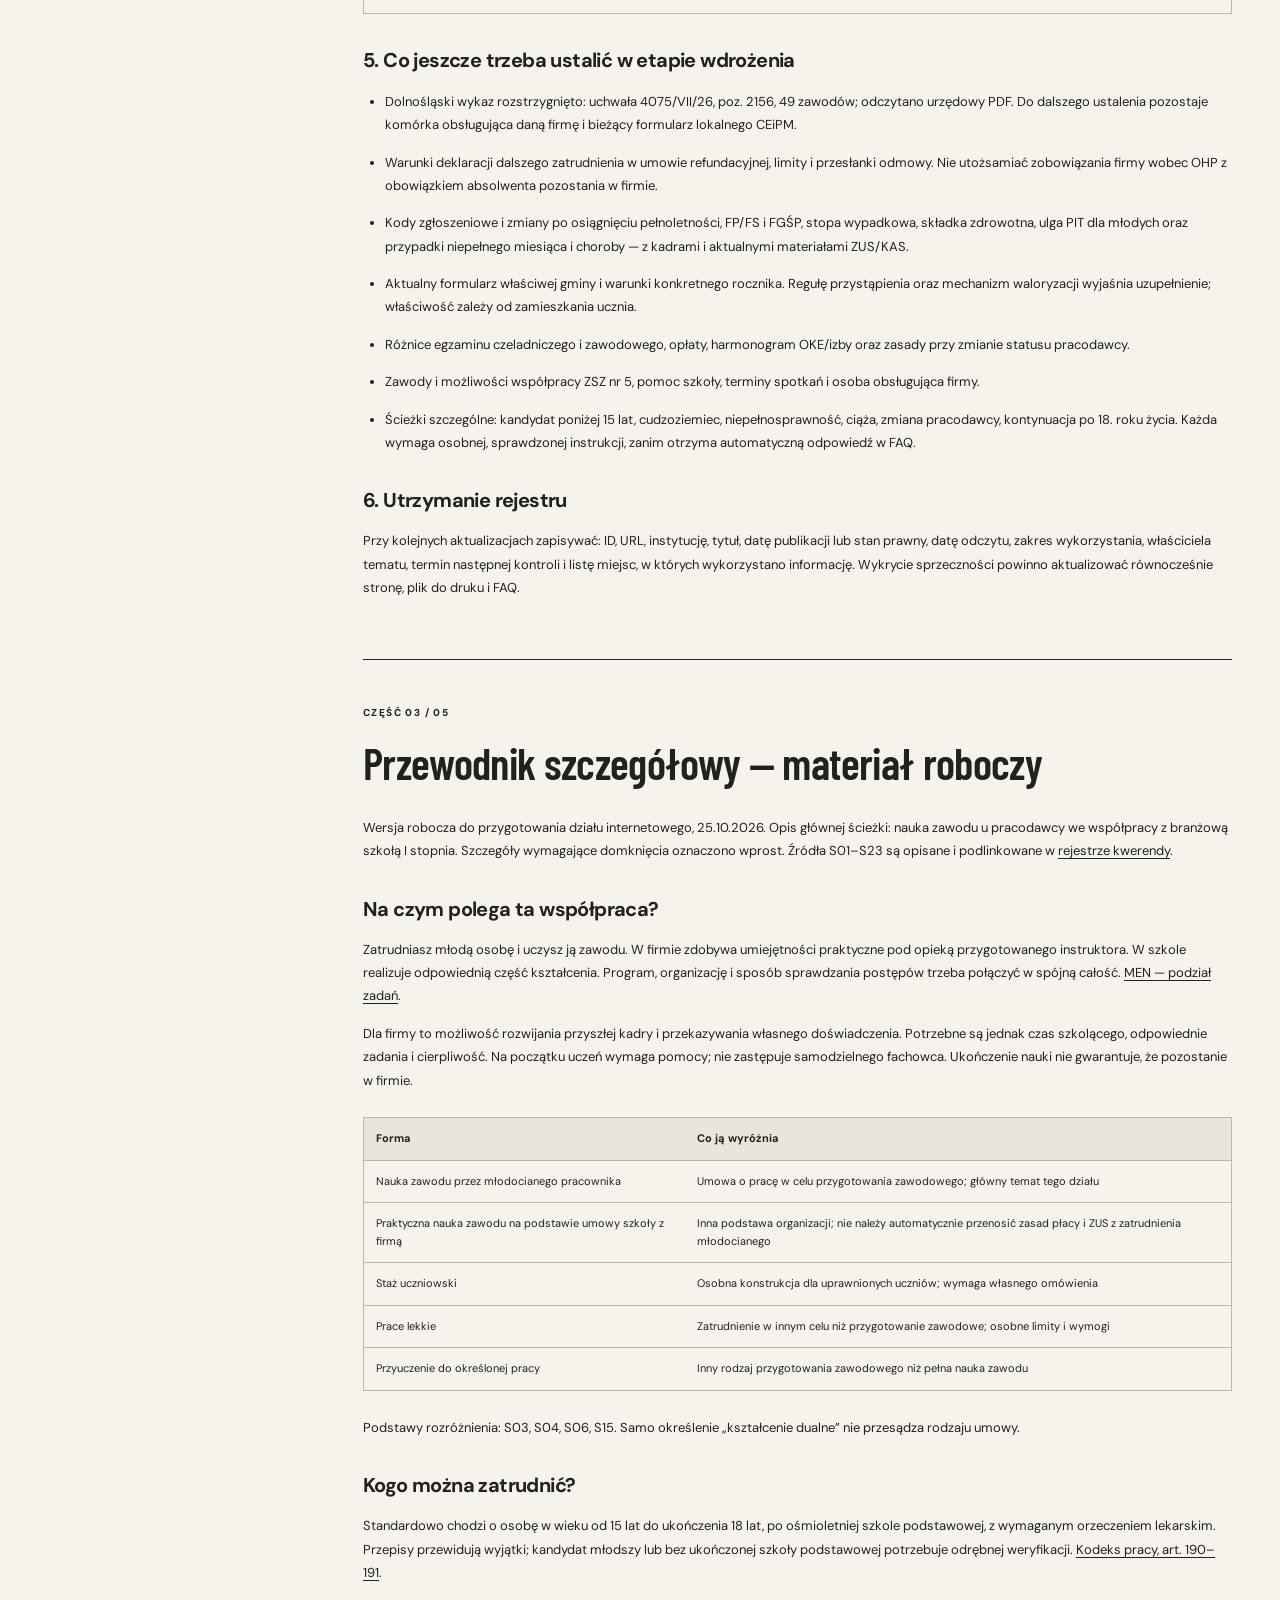
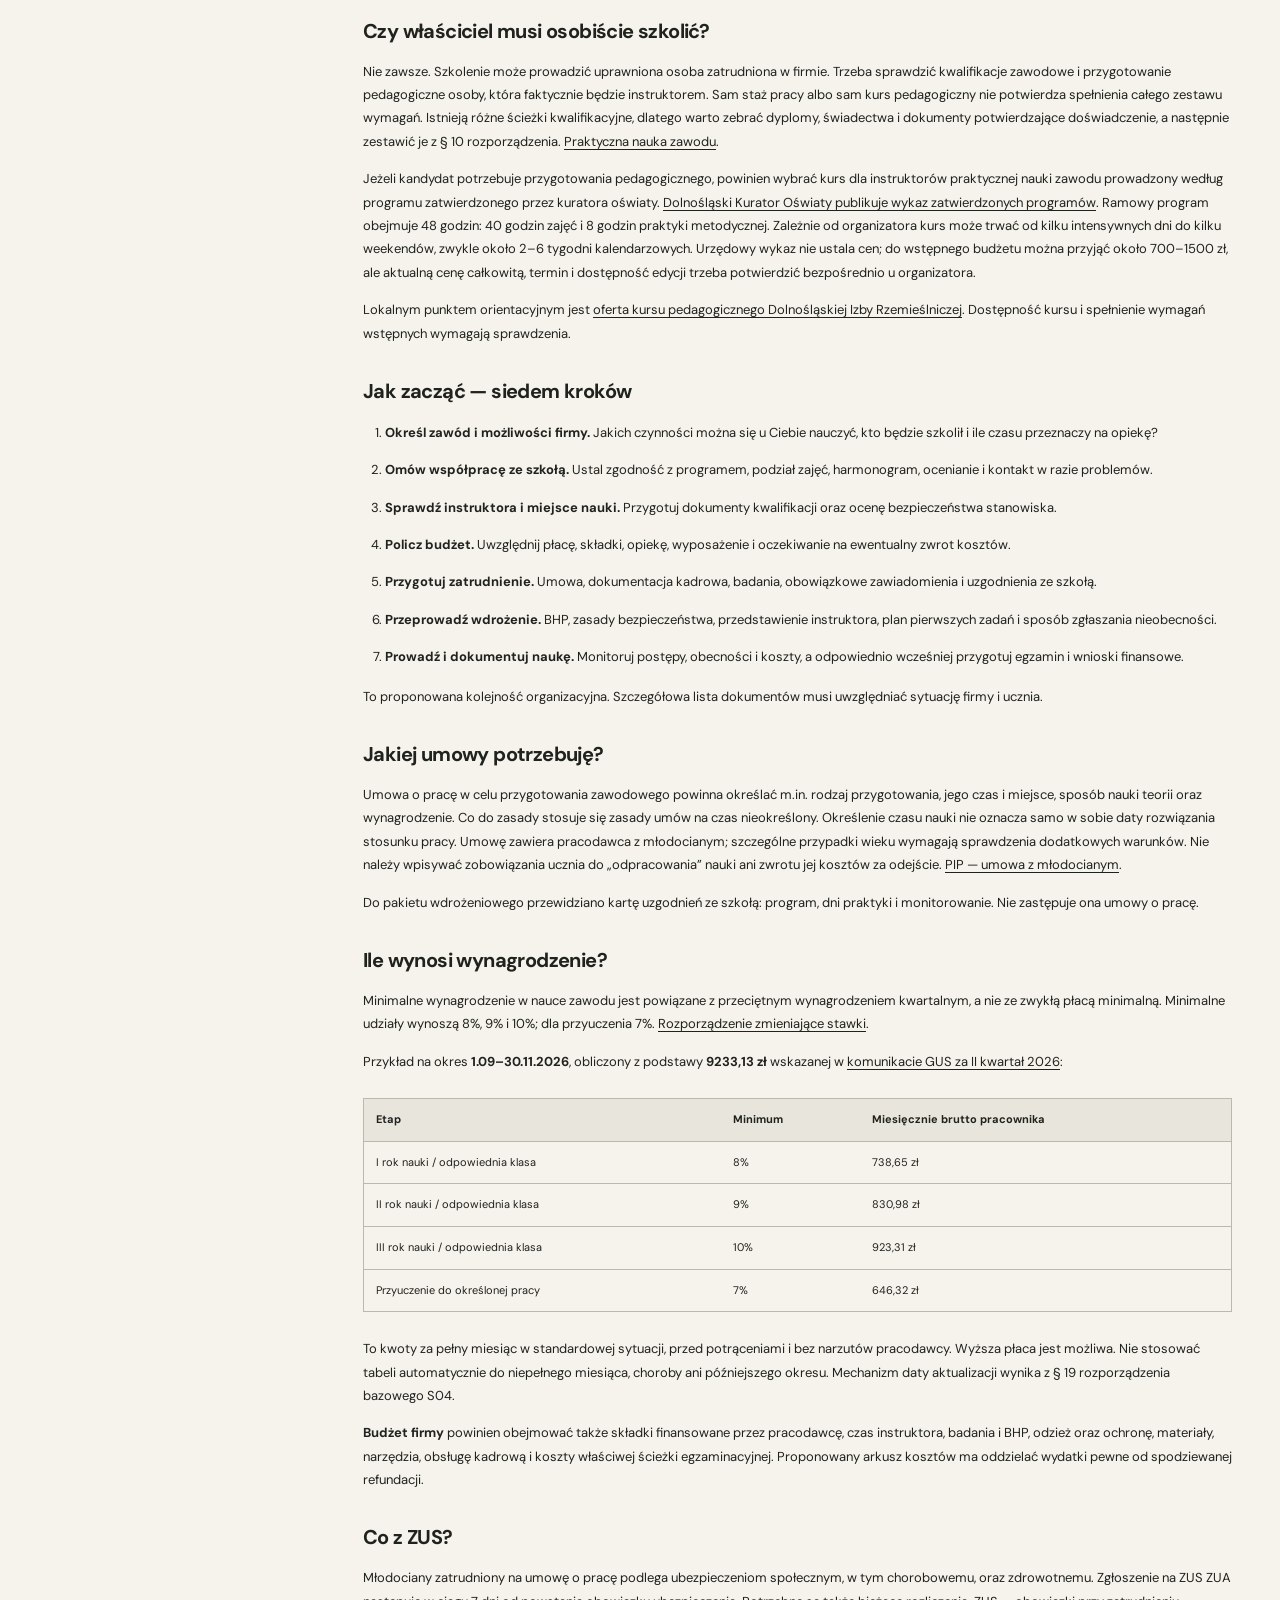
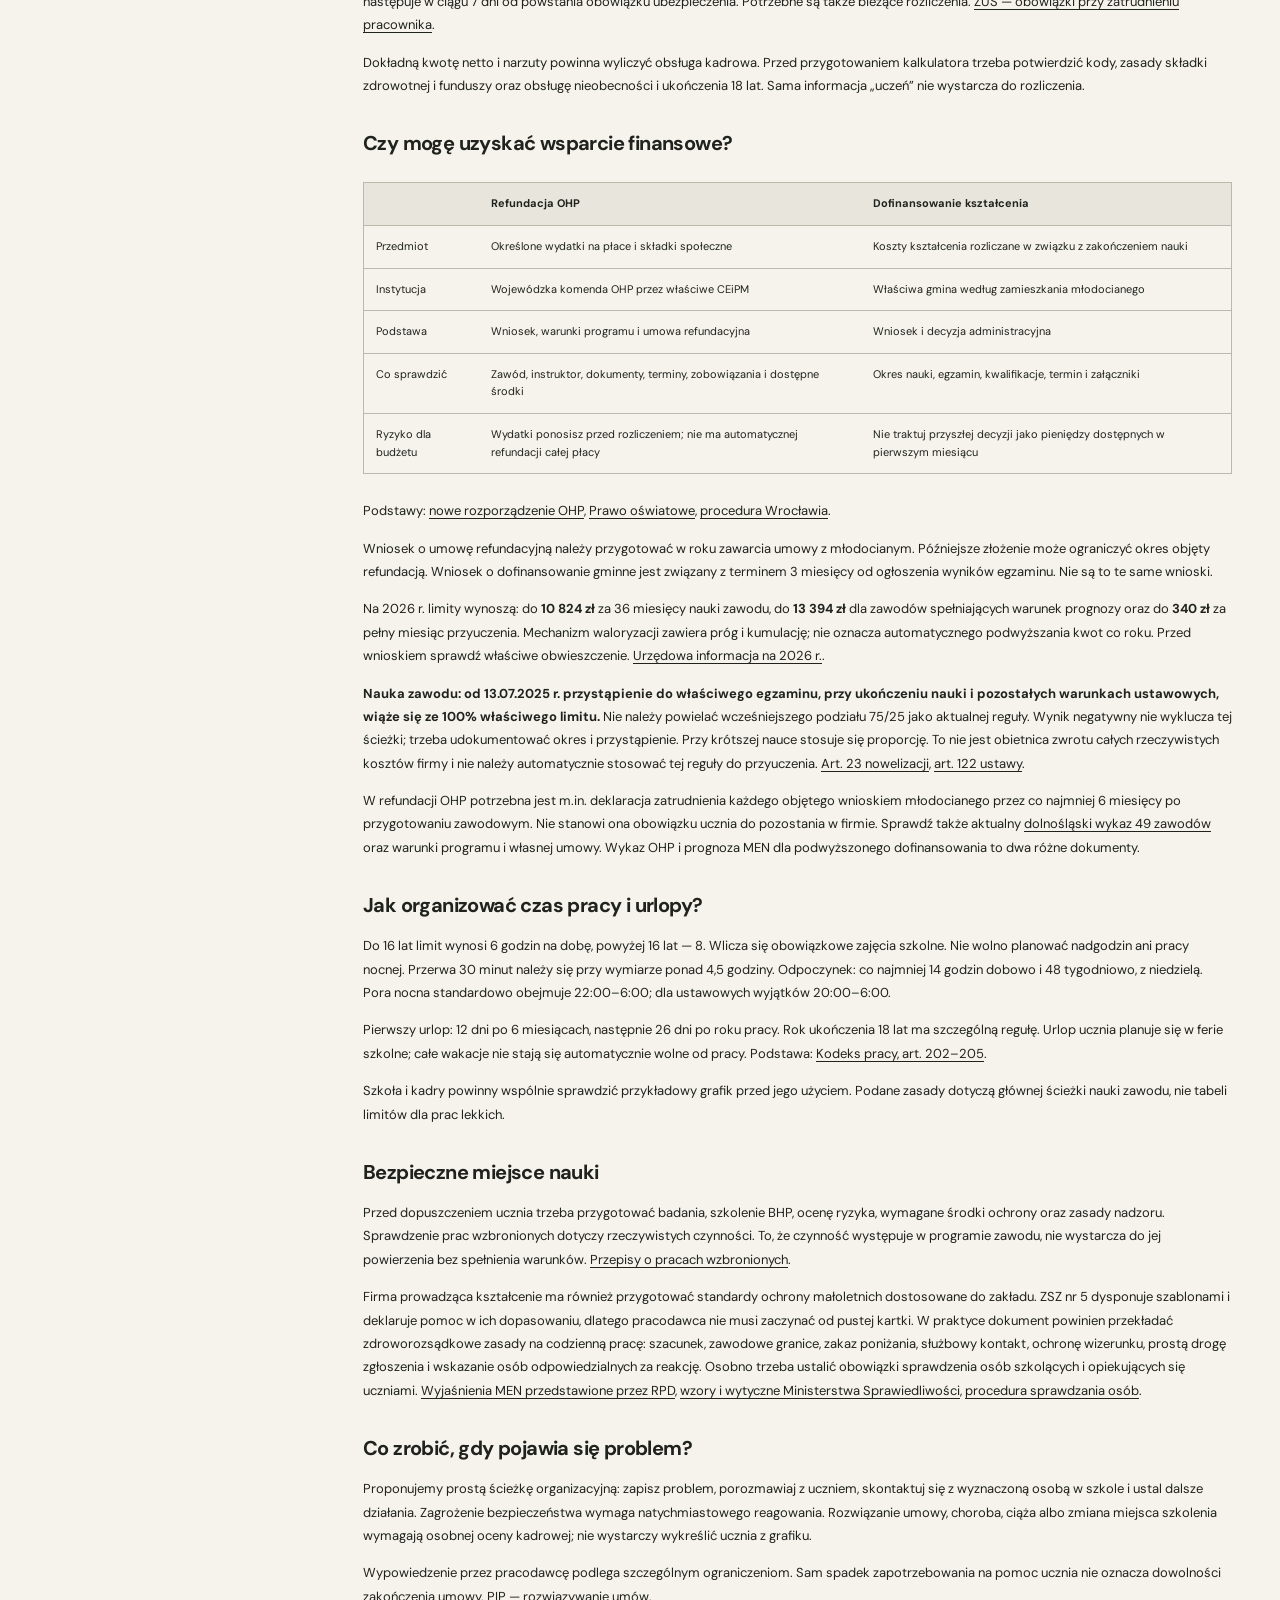
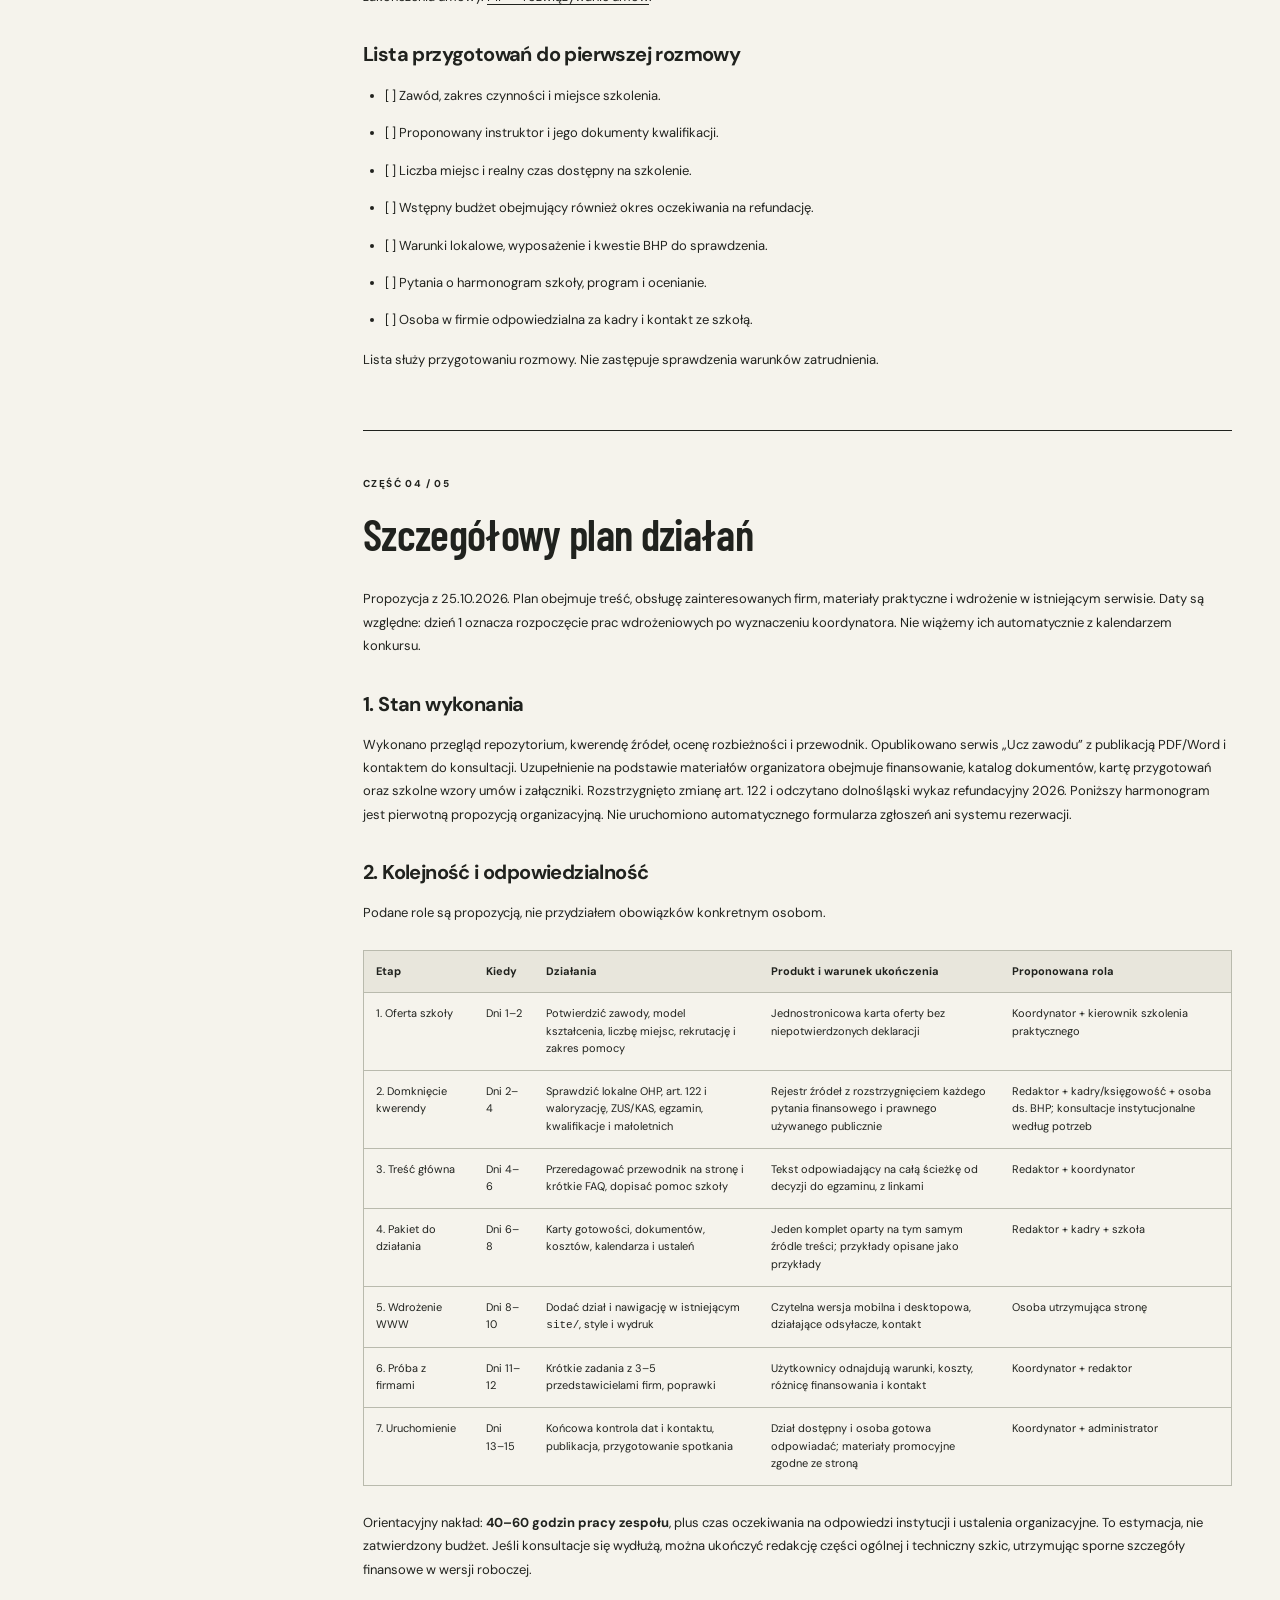
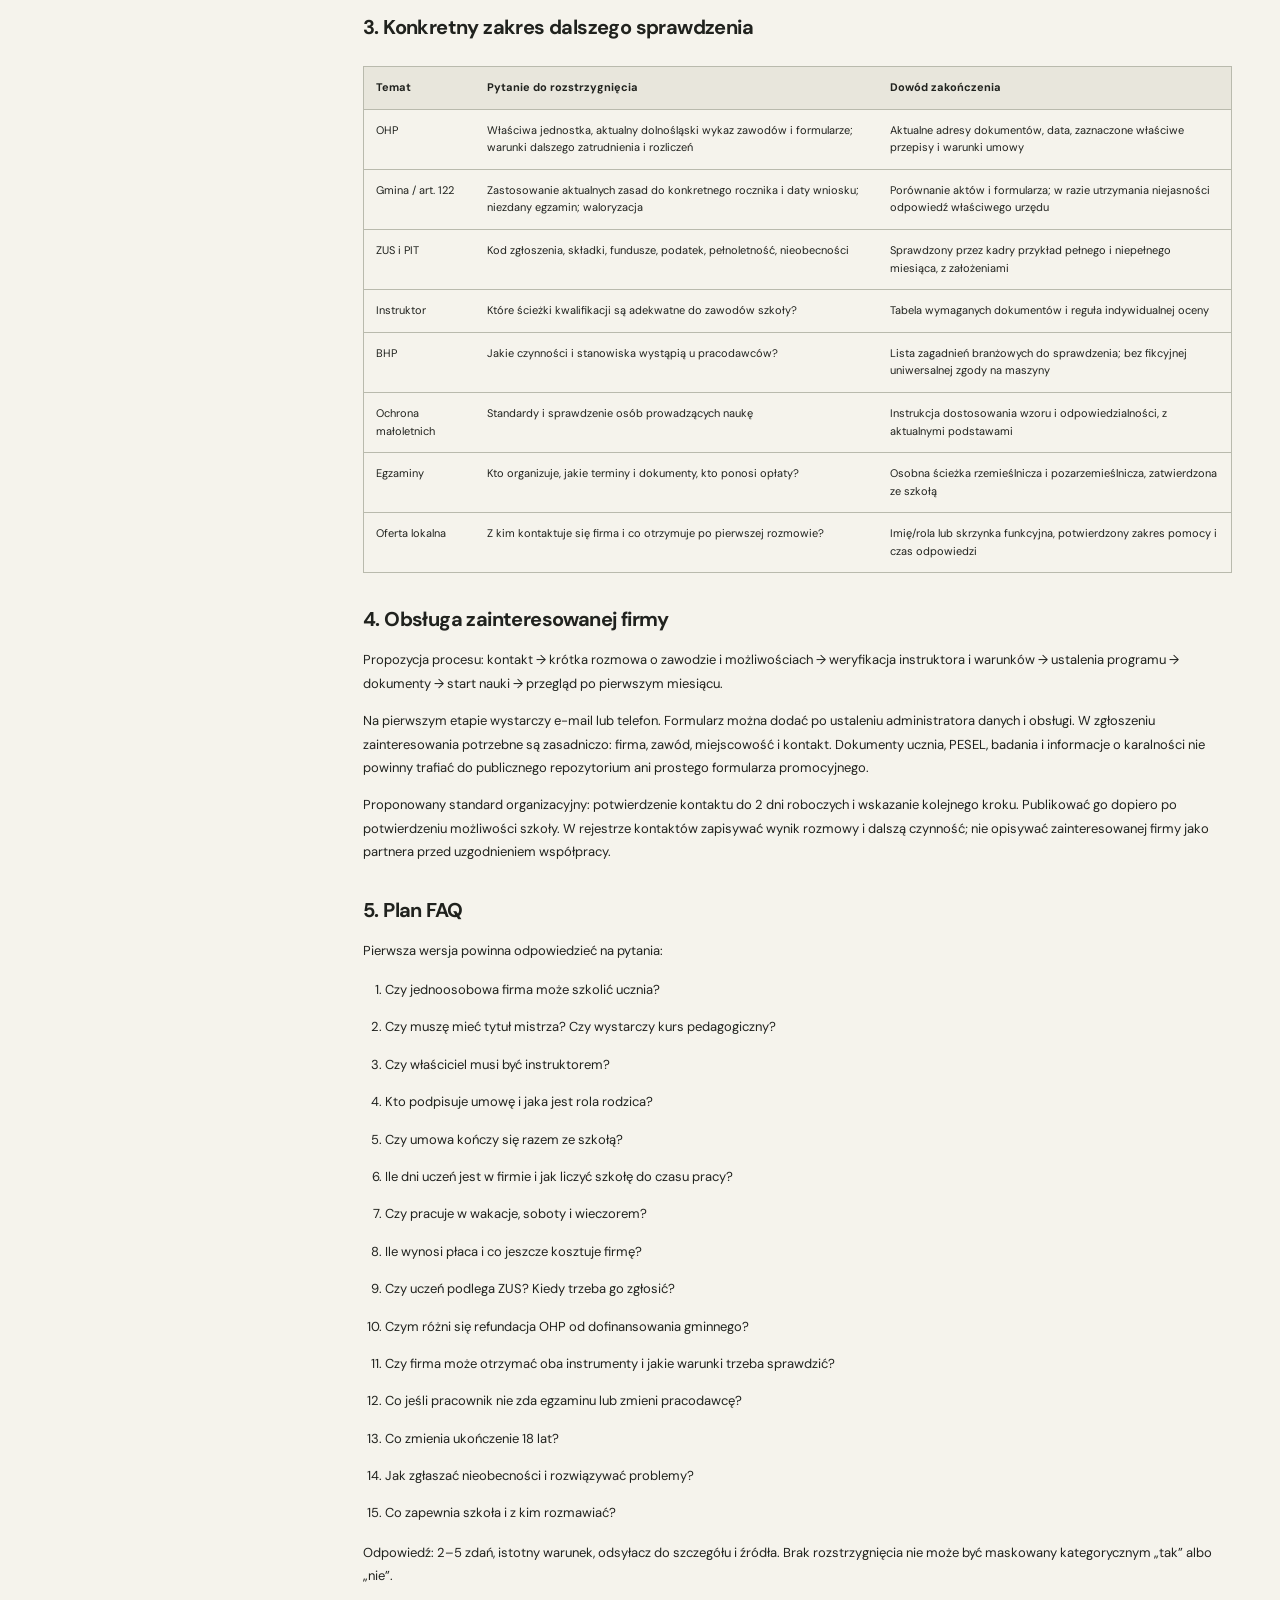
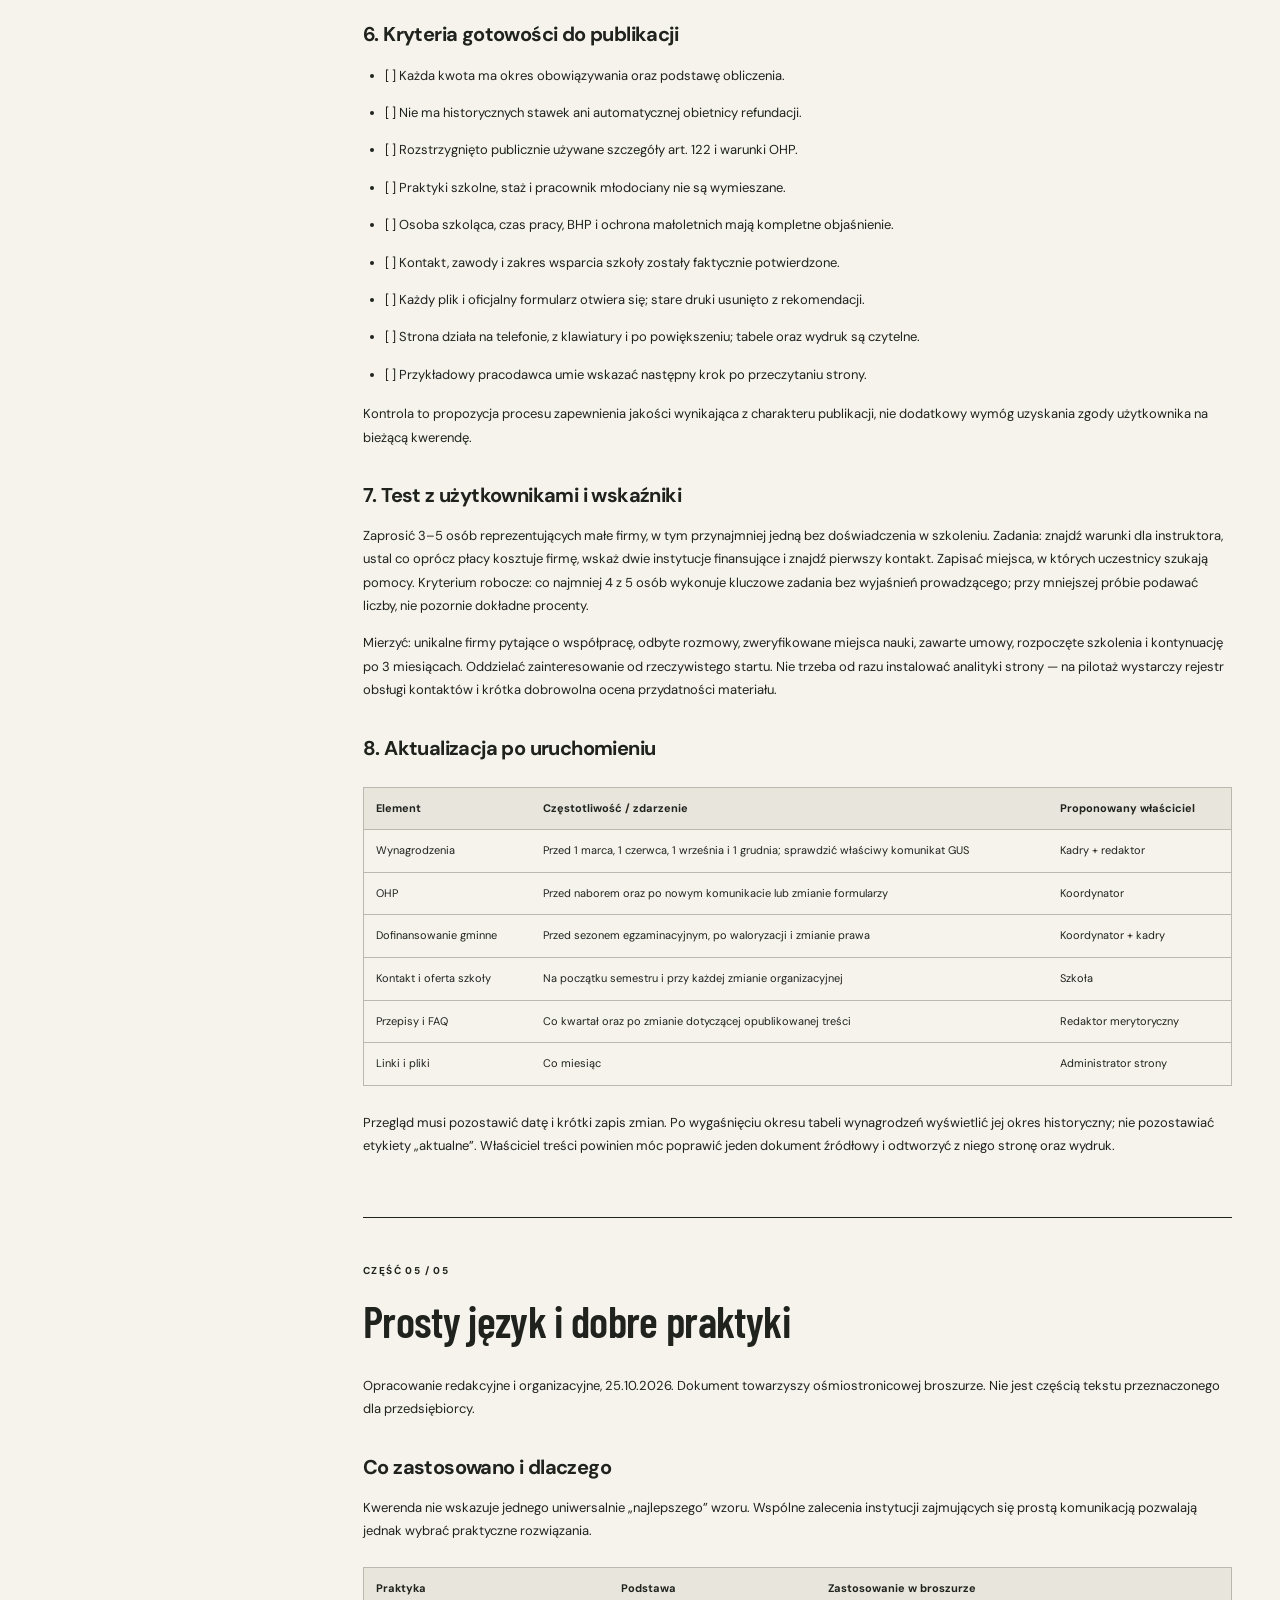
<file: pracodawcy/opracowanie.html>
<!doctype html><html lang="pl"><head><meta charset="utf-8"><meta name="viewport" content="width=device-width,initial-scale=1"><meta name="theme-color" content="#f2cb3c"><title>Pełne opracowanie dla pracodawców | Ucz zawodu</title><meta name="description" content="Źródła, koncepcja, przewodnik szczegółowy, plan działań i dobre praktyki prostego języka."><meta property="og:title" content="Pełne opracowanie dla pracodawców"><meta property="og:description" content="Źródła, koncepcja, przewodnik szczegółowy, plan działań i dobre praktyki prostego języka."><meta property="og:type" content="website"><meta property="og:locale" content="pl_PL"><meta property="og:image" content="https://adeodatus11.github.io/zawodowy-wroclaw/pracodawcy/assets/nauka-w-warsztacie-1600.webp"><link rel="canonical" href="https://adeodatus11.github.io/zawodowy-wroclaw/pracodawcy/opracowanie.html"><link rel="icon" href="assets/favicon.ico" sizes="any"><link rel="icon" href="assets/favicon-32x32.png" type="image/png" sizes="32x32"><link rel="icon" href="assets/favicon-16x16.png" type="image/png" sizes="16x16"><link rel="apple-touch-icon" href="assets/apple-touch-icon.png"><link rel="preload" href="assets/barlow-condensed-semibold.woff2" as="font" type="font/woff2" crossorigin><link rel="preload" href="assets/dm-sans-variable.woff2" as="font" type="font/woff2" crossorigin><link rel="stylesheet" href="assets/atlas.css"><script src="assets/atlas.js" defer></script></head><body><a class="skip" href="#main">Przejdź do treści</a><div class="utility"><div class="container"><a href="../">Zawodowy Wrocław / ZSZ nr 5</a><span>Praktyczny przewodnik dla pracodawców</span></div></div><header class="site-header container"><a class="identity identity-official" href="./" aria-label="Ucz zawodu — strona główna"><img src="assets/ucz-zawodu-logo.png" width="2400" height="960" alt="ZSZ nr 5 we Wrocławiu — Ucz zawodu. Szkoła Mistrzów dla pracodawców. Twój fach. Nowe pokolenie."></a><button class="menu-button" aria-expanded="false" aria-controls="menu" hidden>Menu <span aria-hidden="true">+</span></button><nav id="menu" aria-label="Nawigacja główna"><a href="./#przewodnik">Jak zacząć</a><a href="./#ochrona">Ochrona małoletnich</a><a href="./#materialy">Materiały</a><a class="nav-contact" href="./#konsultacja">Porozmawiajmy <span aria-hidden="true">↗</span></a></nav></header><main id="main"><section class="research-hero container"><p class="label">ZAPLECZE PUBLIKACJI / 25.10.2026</p><h1>OD ŹRÓDEŁ<br>DO DZIAŁANIA.</h1><div class="hero-bottom"><p>Całość opracowania dla pracodawców.<br> Materiały, koncepcja i kolejne kroki.</p><a class="action action-black" href="pliki/pelne-opracowanie-pracodawcy.zip" download>Pobierz cały pakiet ZIP <span aria-hidden="true">↓</span></a></div></section><div class="container research-layout"><aside class="research-nav"><nav aria-label="Spis opracowania"><a href="#koncepcja"><span>01</span>Koncepcja działu</a><a href="#kwerenda"><span>02</span>Kwerenda i rejestr źródeł</a><a href="#przewodnik-szczegolowy"><span>03</span>Przewodnik szczegółowy — materiał roboczy</a><a href="#plan"><span>04</span>Szczegółowy plan działań</a><a href="#praktyki"><span>05</span>Prosty język i dobre praktyki</a></nav><a class="text-link" href="./">← Przewodnik dla pracodawcy</a></aside><div class="research-content"><aside class="research-note"><strong>Jak czytać te materiały?</strong><p>Dokumenty planistyczne zachowują stan prac z 25.10.2026, sprzed publikacji WWW. Proponowane role, terminy i zakres pomocy wymagają ustaleń organizacyjnych. Szczegółowy przewodnik zawiera także zagadnienia do dalszej weryfikacji; przy kwotach sprawdź wskazany okres.</p></aside><section class="research-document" id="koncepcja"><p class="label">CZĘŚĆ 01 / 05</p><h2>Koncepcja działu</h2><div class="research-prose"><p>Status: propozycja organizacyjna i redakcyjna, 25.10.2026.</p>
<h3>1. Cel i odbiorcy</h3>
<p>Celem jest doprowadzenie zainteresowanego przedsiębiorcy do świadomej rozmowy ze szkołą oraz przygotowania odpowiedniego miejsca nauki zawodu. Liczba podpisanych umów będzie późniejszym wynikiem pracy organizacyjnej, nie samych odsłon strony.</p>
<div class="table-scroll" tabindex="0" role="region" aria-label="Tabela — przewiń poziomo"><table>
<thead>
<tr>
<th>Odbiorca</th>
<th>Jego pytanie</th>
<th>Odpowiedź działu</th>
</tr>
</thead>
<tbody>
<tr>
<td>Właściciel małej firmy, pierwszy raz rozważający szkolenie</td>
<td>Czy dam radę i od czego zacząć?</td>
<td>Krótkie wprowadzenie, lista warunków, kontakt</td>
</tr>
<tr>
<td>Rzemieślnik lub firma już szkoląca</td>
<td>Co się zmieniło?</td>
<td>Aktualności prawne, dokumenty OHP, rozliczenie kształcenia</td>
</tr>
<tr>
<td>Kadry i księgowość</td>
<td>Jak zatrudnić, zgłosić i rozliczać?</td>
<td>Instrukcja dokumentów i kosztów z datą aktualizacji</td>
</tr>
<tr>
<td>Przyszły instruktor</td>
<td>Jakie kwalifikacje i obowiązki?</td>
<td>Ścieżki kwalifikacyjne, program, bezpieczeństwo, współpraca ze szkołą</td>
</tr>
</tbody>
</table></div>
<h3>2. Proponowane otwarcie</h3>
<p><strong>Naucz zawodu. Zbuduj przyszłość swojej firmy.</strong></p>
<p>„Możesz uczyć młodą osobę zawodu w swojej firmie, współpracując ze szkołą. Zatrudnienie młodocianego oznacza wynagrodzenie, opiekę instruktora i realizację programu nauki. Sprawdź warunki, poznaj koszty i przygotuj się do rozmowy o współpracy.”</p>
<p>Główny przycisk: <strong>Porozmawiaj o współpracy</strong>. Drugi: <strong>Sprawdź przygotowanie firmy</strong>. Publikacja pierwszego wymaga wskazania osoby faktycznie obsługującej zapytania.</p>
<h3>3. Architektura informacji</h3>
<p>Proponowana ścieżka w serwisie: <code>pracodawcy/</code>. Najpierw jedna czytelna strona z kotwicami; materiały szczegółowe pod osobnymi adresami. Nazwy poniżej są planem, nie istniejącymi jeszcze podstronami.</p>
<div class="table-scroll" tabindex="0" role="region" aria-label="Tabela — przewiń poziomo"><table>
<thead>
<tr>
<th>Kolejność</th>
<th>Sekcja</th>
<th>Co użytkownik ma zrozumieć / zrobić</th>
<th>Format</th>
</tr>
</thead>
<tbody>
<tr>
<td>1</td>
<td>Na czym to polega?</td>
<td>Firma zatrudnia i szkoli; szkoła odpowiada za swoją część kształcenia</td>
<td>Krótki tekst i schemat trzech ról</td>
</tr>
<tr>
<td>2</td>
<td>Co zyskuje firma?</td>
<td>Rozwój kadry, przekazanie wiedzy, wpływ na praktyczne umiejętności; efekty wymagają czasu</td>
<td>Trzy konkretne korzyści i realistyczny przykład</td>
</tr>
<tr>
<td>3</td>
<td>Czy moja firma może szkolić?</td>
<td>Instruktor, stanowisko, program, czas, bezpieczeństwo i budżet</td>
<td>Lista pytań bez automatycznego „certyfikatu zgodności”</td>
</tr>
<tr>
<td>4</td>
<td>Jak zacząć?</td>
<td>Rozmowa, weryfikacja warunków, przygotowanie dokumentów, zatrudnienie, wdrożenie</td>
<td>Kroki i lista dokumentów</td>
</tr>
<tr>
<td>5</td>
<td>Ile to kosztuje?</td>
<td>Płaca brutto, narzuty pracodawcy, instruktor i organizacja; pieniądze potrzebne przed zwrotem</td>
<td>Datowana tabela i przykład budżetu</td>
</tr>
<tr>
<td>6</td>
<td>Jakie wsparcie finansowe?</td>
<td>OHP i gmina to dwa postępowania, różne terminy i dokumenty</td>
<td>Porównanie obok siebie</td>
</tr>
<tr>
<td>7</td>
<td>Jak wygląda tydzień i rok nauki?</td>
<td>Szkoła wliczana do czasu pracy, urlopy i harmonogram</td>
<td>Przykład uzgodniony ze szkołą, wyraźnie opisany jako przykład</td>
</tr>
<tr>
<td>8</td>
<td>Bezpieczna nauka zawodu</td>
<td>Badania, BHP, prace wzbronione, nadzór i ochrona małoletnich</td>
<td>Krótka lista przed pierwszym dniem</td>
</tr>
<tr>
<td>9</td>
<td>Egzamin i dalsza współpraca</td>
<td>Właściwy egzamin, dokumenty, decyzja o dalszym zatrudnieniu</td>
<td>Oś czynności przed i po zakończeniu nauki</td>
</tr>
<tr>
<td>10</td>
<td>Pytania i dokumenty</td>
<td>Znalezienie odpowiedzi bez przeglądania całego prawa</td>
<td>FAQ i katalog linków z opisami</td>
</tr>
<tr>
<td>11</td>
<td>Kontakt</td>
<td>Ustalenie następnego kroku</td>
<td>Osoba, rola, e-mail/telefon, godziny kontaktu</td>
</tr>
</tbody>
</table></div>
<h3>4. Trzy poziomy szczegółowości</h3>
<ul>
<li><strong>Orientacja, około 3 minut:</strong> na czym polega model, warunki, koszty, pierwszy kontakt.</li>
<li><strong>Decyzja, około 15 minut:</strong> przewodnik, lista przygotowań, współpraca ze szkołą, dwie ścieżki finansowania.</li>
<li><strong>Realizacja:</strong> wzory i instrukcje kadrowe, źródła przepisów, właściwe formularze instytucji, przypadki szczególne.</li>
</ul>
<p>Nie umieszczamy wszystkich wyjątków w otwarciu strony. Każdy temat otrzyma jednak wyraźne wejście do szczegółów.</p>
<h3>5. Pakiet praktyczny do opracowania</h3>
<ol>
<li>Jednostronicowa karta „Zatrudnienie młodocianego w skrócie”.</li>
<li>Lista „Czy firma jest gotowa?” z miejscem na uwagi i osobę odpowiedzialną.</li>
<li>Lista „Przed pierwszym dniem” oraz „Pierwszy miesiąc”.</li>
<li>Karta kosztów: wynagrodzenie, narzuty, koszty organizacyjne, termin możliwego zwrotu.</li>
<li>Kalendarz obowiązków: początek zatrudnienia, rozliczenia miesięczne, zmiana stawek, egzamin, wniosek do gminy.</li>
<li>Karta ustaleń szkoła–pracodawca: zakres programu, dni nauki, monitorowanie, obecności i kontakty.</li>
<li>Katalog oficjalnych formularzy: odsyłacze do aktualnych wersji, zamiast kopiowania starych druków.</li>
<li>FAQ z krótkimi odpowiedziami i odesłaniem do źródeł.</li>
</ol>
<p>W pierwszej wersji wystarczą HTML i wygodny wydruk. DOCX/PDF przygotować z tej samej zatwierdzonej treści, gdy będzie potrzebny pakiet na spotkania. Kalkulator netto odłożyć do czasu zatwierdzenia reguł przez kadry; prosty budżet kosztów jest bardziej użyteczny na starcie.</p>
<h3>6. Promocja działu</h3>
<p>Proponowane działania: pakiet dla lokalnych organizacji przedsiębiorców, krótkie spotkanie informacyjne w szkole, rozmowy z firmami w zawodach faktycznie nauczanych oraz historia istniejącej współpracy po uzyskaniu zgody bohaterów. Najpierw dopracować odpowiedzi i obsługę kontaktu, potem kierować ruch do działu.</p>
<p>Tematy czterech materiałów promocyjnych: „Czy mała firma może szkolić?”, „Kto może zostać instruktorem?”, „Co składa się na koszt?”, „Jak szkoła i firma dzielą zadania?”. Każdy kieruje do odpowiedniej części przewodnika. Oznaczenia PIP, ZUS, OHP i izby stosujemy jako wskazanie źródła; nie przedstawiamy tych instytucji jako partnerów projektu bez potwierdzenia.</p>
<h3>7. Zasady redakcyjne</h3>
<p>Najpierw odpowiedź, potem warunki i źródło. Jedno pojęcie na jeden akapit. Rozróżniamy: pracodawca, instruktor, uczeń, młodociany pracownik, szkoła. Terminy „praktykant” i „stażysta” nie zastępują nazwy stosunku prawnego.</p>
<p>Każda kwota ma okres obowiązywania; każdy poradnik datę sprawdzenia. Materiały robocze są wyraźnie oznaczone. Opis pomocy szkoły obejmuje tylko to, co szkoła rzeczywiście zapewnia. Historia sukcesu nie stanowi obietnicy takiego samego rezultatu dla każdej firmy.</p>
</div></section><section class="research-document" id="kwerenda"><p class="label">CZĘŚĆ 02 / 05</p><h2>Kwerenda i rejestr źródeł</h2><div class="research-prose"><p>Data dostępu i opracowania: <strong>25.10.2026</strong>. Zakres: Polska, z lokalną ścieżką dla Wrocławia i Dolnego Śląska. Kwerenda internetowa oraz przegląd istniejącego repozytorium; bez kontaktowania się z instytucjami.</p>
<h3>1. Metoda i wynik</h3>
<p>Wyszukano materiały według pytań przedsiębiorcy: warunki zatrudnienia, kwalifikacje instruktora, umowa, czas pracy, BHP, ZUS, wynagrodzenie, refundacja OHP, dofinansowanie gminne, egzamin i współpraca ze szkołą. Pierwszeństwo mają przepisy i publikacje instytucji odpowiedzialnej za dany obszar. Data indeksowania strony nie potwierdza aktualności jej treści.</p>
<p>Poniższy rejestr odróżnia odczytaną treść, wynik dostępny w indeksie wyszukiwarki i materiały odrzucone. Nie jest to potwierdzenie uprawnień konkretnej firmy ani kompletna analiza wszystkich nowelizacji i przepisów przejściowych.</p>
<h3>2. Rejestr materiałów</h3>
<div class="table-scroll" tabindex="0" role="region" aria-label="Tabela — przewiń poziomo"><table>
<thead>
<tr>
<th>ID</th>
<th>Instytucja i materiał</th>
<th>Zastosowanie</th>
<th>Ocena / sposób odczytu</th>
</tr>
</thead>
<tbody>
<tr>
<td>S01</td>
<td><a href="https://www.pip.gov.pl/dla-pracodawcow/porady-prawne/zatrudnianie-pracownikow-mlodocianych">PIP: Zatrudnianie pracowników młodocianych</a></td>
<td>Mapa obowiązków, umowa, organizacja pracy</td>
<td>Odczyt strony. Przydatna struktura, ale niektóre odesłania i fragmenty wymagają korekty według ustaw; zob. rozbieżności</td>
</tr>
<tr>
<td>S02</td>
<td><a href="https://www.pip.gov.pl/files/127/Dla-pracodawcow/770/Pracownik.pdf">PIP: Pracownik młodociany — broszura</a></td>
<td>Materiał pomocniczy do biblioteki</td>
<td>Fragmenty w indeksie, nie pełny audyt broszury; przed podlinkowaniem do druku sprawdzić datę i całość</td>
</tr>
<tr>
<td>S03</td>
<td><a href="https://eli.gov.pl/eli/DU/2026/1245/ogl/pol">Kodeks pracy, tekst jednolity 2026, poz. 1245</a></td>
<td>Art. 190–206, zwłaszcza czas pracy i urlopy</td>
<td>Odczyt odpowiednich fragmentów PDF; tekst uwzględnia stan na 27.08.2026</td>
</tr>
<tr>
<td>S04</td>
<td><a href="https://eli.gov.pl/eli/DU/1996/278/ogl">Przygotowanie zawodowe i wynagradzanie — akt bazowy</a> i <a href="https://eli.gov.pl/api/acts/DU/2018/2010/text.html">tekst jednolity 2018</a></td>
<td>Organizacja nauki, zawiadomienia, egzaminy, mechanizm płacy</td>
<td>Akt bazowy stosować ze zmianami; nie traktować tekstu 2018 jako aktualnej tabeli płac</td>
</tr>
<tr>
<td>S05</td>
<td><a href="https://eli.gov.pl/api/acts/DU/2023/1348/text.html">Zmiana wynagrodzeń: Dz.U. 2023 poz. 1348</a></td>
<td>Minima 8%, 9%, 10% i 7% przy przyuczeniu</td>
<td>Odczyt pełnego krótkiego aktu; obowiązuje od 1.09.2023</td>
</tr>
<tr>
<td>S06</td>
<td><a href="https://eli.gov.pl/api/acts/DU/2019/391/text.html">Praktyczna nauka zawodu: Dz.U. 2019 poz. 391</a></td>
<td>Rodzaje współpracy i kwalifikacje instruktorów, zwłaszcza § 10</td>
<td>Odczyt HTML; do kwalifikacji konkretnej osoby potrzebna analiza dokumentów</td>
</tr>
<tr>
<td>S07</td>
<td><a href="https://eli.gov.pl/api/acts/DU/2023/1240/text.html">Prace wzbronione: Dz.U. 2023 poz. 1240</a></td>
<td>Ocena stanowiska i ograniczone wyjątki dla przygotowania zawodowego</td>
<td>Odczyt przepisów; załączniki dopasować do konkretnego zawodu i stanowiska</td>
</tr>
<tr>
<td>S08</td>
<td><a href="https://www.zus.pl/documents/10182/167561/Jestes_pracownikiem.pdf/">ZUS: Jesteś pracownikiem? Poznaj swoje ubezpieczenia</a></td>
<td>Ubezpieczenia, ZUA, RCA/RSA, wyrejestrowanie</td>
<td>Odczyt treści w indeksie PDF; ogólna informacja dla pracowników, nie aktualny kalkulator listy płac</td>
</tr>
<tr>
<td>S09</td>
<td><a href="https://bip.zus.pl/pl/web/guest/pracujacy/system-ubezpieczen-spolecznych-w-polsce/okresy-podlegania-ubezpieczeniom-spolecznym">ZUS: okresy podlegania ubezpieczeniom społecznym</a></td>
<td>Potwierdzenie obowiązkowych ubezpieczeń pracownika</td>
<td>Odczyt indeksu, materiał z 15.04.2021; wąski zakres zastosowania</td>
</tr>
<tr>
<td>S10</td>
<td><a href="https://psz.zus.pl/pl/web/guest/o-zus/o-nas/programy-transformacji-cyfrowej-zus/zmiany-od-2022-r./faq">ZUS: FAQ zmian od 2022 r.</a></td>
<td>Dlaczego obliczenie składki zdrowotnej młodocianego nie jest prostym „9% od brutto”</td>
<td>Odczyt indeksu; punkt wyjścia do weryfikacji kadrowej, nie samodzielna instrukcja rozliczeń na 2026</td>
</tr>
<tr>
<td>S11</td>
<td><a href="https://ohp.pl/rozwoj-zawodowy/refundacja/zasady/">OHP: zasady refundacji</a></td>
<td>Warunki refundacji i kwalifikacje szkolących</td>
<td>Indeks dostępny; bezpośredni odczyt zwracał błąd. Podstawę terminów sprawdzono w S13</td>
</tr>
<tr>
<td>S12</td>
<td><a href="https://www.ohp.pl/rozwoj-zawodowy/refundacja/komunikaty">OHP: komunikaty</a></td>
<td>Dostępność środków i nowe formularze</td>
<td>Indeks zawiera komunikat o dodatkowych środkach na 2026; nie dowodzi przyznania wsparcia konkretnej firmie</td>
</tr>
<tr>
<td>S13</td>
<td><a href="https://eli.gov.pl/eli/DU/2025/1632/ogl">Refundowanie wynagrodzeń: Dz.U. 2025 poz. 1632</a></td>
<td>Aktualny tryb wnioskowania i umowy OHP</td>
<td>Zweryfikowano datę wejścia 1.12.2025 i treść m.in. § 2 ust. 8, § 3 ust. 6–7 w oficjalnym PDF</td>
</tr>
<tr>
<td>S14</td>
<td><a href="https://isap.sejm.gov.pl/isap.nsf/download.xsp/WDU20250000620/T/D20250620L.pdf">Ustawa o rynku pracy i służbach zatrudnienia: Dz.U. 2025 poz. 620</a></td>
<td>Art. 348–350, podstawa refundacji OHP</td>
<td>Odczyt fragmentu art. 348; w szczegółowej instrukcji uwzględnić także warunki art. 349</td>
</tr>
<tr>
<td>S15</td>
<td><a href="https://eli.gov.pl/eli/DU/2026/820/ogl">Prawo oświatowe: Dz.U. 2026 poz. 820</a></td>
<td>Art. 120a i 122: współpraca ze szkołą i dofinansowanie</td>
<td>Odczyt tekstu ujednoliconego z 16.09.2026, strony 186 oraz 190–193; wykryta rozbieżność odesłań w art. 122</td>
</tr>
<tr>
<td>S16</td>
<td><a href="https://bip.um.wroc.pl/sprawa-do-zalatwienia/8373/dofinansowanie-kosztow-ksztalcenia-mlodocianych-pracownikow">Wrocław: dofinansowanie kosztów kształcenia</a></td>
<td>Lokalna procedura, zawiadomienie, wniosek i urząd</td>
<td>Obszerny odczyt indeksu; bezpośredni odczyt zwracał 502. Wydział Finansów Oświatowych; właściwość zależy od zamieszkania młodocianego</td>
</tr>
<tr>
<td>S17</td>
<td><a href="https://stat.gov.pl/sygnalne/komunikaty-i-obwieszczenia/lista-komunikatow-i-obwieszczen/komunikat-w-sprawie-przecietnego-wynagrodzenia-w-drugim-kwartale-2026-r-%2C271%2C53.html">GUS: przeciętne wynagrodzenie w II kwartale 2026</a></td>
<td>Podstawa przykładowej tabeli płac: 9233,13 zł</td>
<td>Odczyt indeksu komunikatu z 10.08.2026; używać treści komunikatu, wyniki wyszukiwania miały niespójne etykiety tytułów</td>
</tr>
<tr>
<td>S18</td>
<td><a href="https://www.gov.pl/web/nauka/ksztalcenie-mlodocianych-pracownikow">MEN: kształcenie młodocianych pracowników</a></td>
<td>Program, dni praktyki i monitorowanie uzgadniane ze szkołą</td>
<td>Odczyt indeksu; artykuł pomocniczy, potwierdzony art. 120a</td>
</tr>
<tr>
<td>S19</td>
<td><a href="https://izba.wroc.pl/kurs-pedagogiczny/">Dolnośląska Izba Rzemieślnicza: kurs pedagogiczny</a></td>
<td>Lokalna ścieżka przygotowania instruktora</td>
<td>Odczyt indeksu; cen i terminów nie potwierdzono, kwalifikacje weryfikować według S06</td>
</tr>
<tr>
<td>S20</td>
<td><a href="https://izba.wroc.pl/egzamin-czeladniczy/">Dolnośląska Izba Rzemieślnicza: egzamin czeladniczy</a></td>
<td>Dokumentacja i organizacja egzaminu rzemieślniczego</td>
<td>Odczyt indeksu; opłaty i terminy konkretnej sesji do potwierdzenia</td>
</tr>
<tr>
<td>S21</td>
<td><a href="https://brpd.gov.pl/2024/08/09/bez-zmian-w-organizacji-praktyk-zawodowych/">RPD: wyjaśnienia MEN o standardach u pracodawców</a></td>
<td>Standardy ochrony małoletnich w miejscu kształcenia</td>
<td>Odczyt indeksu; ważny element gotowości firmy</td>
</tr>
<tr>
<td>S22</td>
<td><a href="https://www.gov.pl/web/sprawiedliwosc/jakie-obowiazki-wynikaja-z-art-21-ustawy-o-ochronie-maloletnich">Ministerstwo Sprawiedliwości: obowiązki z art. 21</a></td>
<td>Weryfikacja osób wykonujących zadania związane z edukacją lub opieką nad małoletnimi</td>
<td>Odczyt indeksu; weryfikacja personelu jest odrębna od przyjęcia standardów</td>
</tr>
<tr>
<td>S23</td>
<td><a href="https://www.gov.pl/web/sprawiedliwosc/pytania-do-ustawy-o-ochronie-dzieci2">Ministerstwo Sprawiedliwości: wyjaśnienia do ustawy</a></td>
<td>Wyjaśnienie różnicy pomiędzy standardami a procedurą sprawdzania</td>
<td>Odczyt indeksu; dobór obowiązków według rzeczywistej roli danej osoby</td>
</tr>
</tbody>
</table></div>
<h3>3. Najważniejsze ustalenia dla koncepcji</h3>
<p><strong>Model współpracy trzeba nazwać precyzyjnie.</strong> Przepisy dopuszczają zajęcia u pracodawcy zarówno w ramach zatrudnienia młodocianego, jak i umowy szkoły z firmą. Dział ma koncentrować się na pierwszej ścieżce. Sam fakt, że uczeń pojawia się w firmie, nie określa jeszcze jego statusu. Źródło: S06.</p>
<p><strong>ZUS jest obowiązkiem pracodawcy także przy zatrudnieniu ucznia.</strong> Obowiązkowe ubezpieczenie chorobowe pracownika nie może być przedstawiane jako dobrowolne. Status ucznia nie znosi obowiązków wynikających z umowy o pracę. Źródła: S08–S09.</p>
<p><strong>Dwa instrumenty finansowania wymagają dwóch instrukcji.</strong> Refundacja OHP dotyczy określonych wynagrodzeń i składek; dofinansowanie gminne dotyczy kształcenia. Nie sumować ich w reklamowe „zatrudnienie za zero”. Źródła: S13–S16.</p>
<p><strong>BHP musi uwzględniać zawód i stanowisko.</strong> Ogólna lista nie przesądzi, czy młodociany może obsługiwać konkretną maszynę lub wykonywać daną czynność. Wyjątki od zakazów są ograniczone wiekiem, celem nauki i warunkami ochrony. Źródło: S07.</p>
<h3>4. Rozbieżności i materiały do ograniczonego wykorzystania</h3>
<div class="table-scroll" tabindex="0" role="region" aria-label="Tabela — przewiń poziomo"><table>
<thead>
<tr>
<th>Problem</th>
<th>Co ustalono</th>
<th>Decyzja redakcyjna</th>
</tr>
</thead>
<tbody>
<tr>
<td>Stare PDF na domenie ZUS</td>
<td><a href="https://www.zus.pl/documents/10182/167670/porad1z12032013.pdf/e546b531-12af-4722-aa64-9fd7305c7be1?t=1435835730674">Poradnik z 2013 r.</a> wskazuje wiek 16 lat i stawki 4/5/6%</td>
<td>Odrzucić jako aktualny poradnik dla firm</td>
</tr>
<tr>
<td>Starsza broszura „Prawo pracy. Pierwsze kroki”</td>
<td><a href="https://www.zus.pl/documents/10182/167529/Broszura_Prawo_pracy_Pierwsze_kroki.pdf/f9add854-0416-43a3-b45a-7c2295fe9cec?t=1435324711043">Plik na stronie ZUS</a> mówi o gimnazjum i progu 16 lat</td>
<td>Nie włączać do rekomendowanego pakietu</td>
</tr>
<tr>
<td>Odesłania w poradzie PIP</td>
<td>S01 zawiera m.in. rozporządzenie o pracach wzbronionych z 2004 r. i starsze odesłanie dotyczące instruktorów</td>
<td>Podstawą aktualnych szczegółów są S06–S07; poradę PIP traktować selektywnie</td>
</tr>
<tr>
<td>Mieszanie prac lekkich i nauki zawodu</td>
<td>Różne limity czasu pracy bywają podawane w jednym materiale</td>
<td>W przewodniku oddzielne ścieżki; główny grafik opierać na art. 202–203</td>
</tr>
<tr>
<td>Dofinansowanie: 75/25 a 100%</td>
<td>Uzupełniająca weryfikacja potwierdziła art. 23 ustawy z 21.05.2025 r., Dz.U. poz. 769, zmieniający art. 122 ust. 3 od 13.07.2025 r.</td>
<td>Rozstrzygnięte: przy nauce zawodu przystąpienie do właściwego egzaminu i pozostałe warunki uprawniają do właściwego limitu 100%; przy krótszym okresie proporcja. Nie powielać 75/25. Szczegóły w uzupełnieniu kwerendy</td>
</tr>
<tr>
<td>Stary kalendarz OHP</td>
<td>W internecie krążą instrukcje oparte na wcześniejszych przepisach</td>
<td>Przyjąć punkt wyjścia z S13: wniosek w roku zawarcia umowy; późniejszy wniosek może ograniczyć początek refundacji do roku złożenia</td>
</tr>
<tr>
<td>Kwoty bez terminu obowiązywania</td>
<td>W komercyjnych tabelach znaleziono również błędne daty okresów</td>
<td>Liczyć z GUS i rozporządzenia; nie kopiować tabel wtórnych</td>
</tr>
<tr>
<td>Dostępność lokalnych stron</td>
<td>S11 i S16 nie otworzyły się bezpośrednio, choć treść była dostępna w indeksie</td>
<td>Przed publikacją odtworzyć dostęp, sprawdzić druki i właściwy kanał złożenia</td>
</tr>
</tbody>
</table></div>
<h3>5. Co jeszcze trzeba ustalić w etapie wdrożenia</h3>
<ul>
<li>Dolnośląski wykaz rozstrzygnięto: uchwała 4075/VII/26, poz. 2156, 49 zawodów; odczytano urzędowy PDF. Do dalszego ustalenia pozostaje komórka obsługująca daną firmę i bieżący formularz lokalnego CEiPM.</li>
<li>Warunki deklaracji dalszego zatrudnienia w umowie refundacyjnej, limity i przesłanki odmowy. Nie utożsamiać zobowiązania firmy wobec OHP z obowiązkiem absolwenta pozostania w firmie.</li>
<li>Kody zgłoszeniowe i zmiany po osiągnięciu pełnoletności, FP/FS i FGŚP, stopa wypadkowa, składka zdrowotna, ulga PIT dla młodych oraz przypadki niepełnego miesiąca i choroby — z kadrami i aktualnymi materiałami ZUS/KAS.</li>
<li>Aktualny formularz właściwej gminy i warunki konkretnego rocznika. Regułę przystąpienia oraz mechanizm waloryzacji wyjaśnia uzupełnienie; właściwość zależy od zamieszkania ucznia.</li>
<li>Różnice egzaminu czeladniczego i zawodowego, opłaty, harmonogram OKE/izby oraz zasady przy zmianie statusu pracodawcy.</li>
<li>Zawody i możliwości współpracy ZSZ nr 5, pomoc szkoły, terminy spotkań i osoba obsługująca firmy.</li>
<li>Ścieżki szczególne: kandydat poniżej 15 lat, cudzoziemiec, niepełnosprawność, ciąża, zmiana pracodawcy, kontynuacja po 18. roku życia. Każda wymaga osobnej, sprawdzonej instrukcji, zanim otrzyma automatyczną odpowiedź w FAQ.</li>
</ul>
<h3>6. Utrzymanie rejestru</h3>
<p>Przy kolejnych aktualizacjach zapisywać: ID, URL, instytucję, tytuł, datę publikacji lub stan prawny, datę odczytu, zakres wykorzystania, właściciela tematu, termin następnej kontroli i listę miejsc, w których wykorzystano informację. Wykrycie sprzeczności powinno aktualizować równocześnie stronę, plik do druku i FAQ.</p>
</div></section><section class="research-document" id="przewodnik-szczegolowy"><p class="label">CZĘŚĆ 03 / 05</p><h2>Przewodnik szczegółowy — materiał roboczy</h2><div class="research-prose"><p>Wersja robocza do przygotowania działu internetowego, 25.10.2026. Opis głównej ścieżki: nauka zawodu u pracodawcy we współpracy z branżową szkołą I stopnia. Szczegóły wymagające domknięcia oznaczono wprost. Źródła S01–S23 są opisane i podlinkowane w <a href="#kwerenda">rejestrze kwerendy</a>.</p>
<h3>Na czym polega ta współpraca?</h3>
<p>Zatrudniasz młodą osobę i uczysz ją zawodu. W firmie zdobywa umiejętności praktyczne pod opieką przygotowanego instruktora. W szkole realizuje odpowiednią część kształcenia. Program, organizację i sposób sprawdzania postępów trzeba połączyć w spójną całość. <a href="https://www.gov.pl/web/nauka/ksztalcenie-mlodocianych-pracownikow">MEN — podział zadań</a>.</p>
<p>Dla firmy to możliwość rozwijania przyszłej kadry i przekazywania własnego doświadczenia. Potrzebne są jednak czas szkolącego, odpowiednie zadania i cierpliwość. Na początku uczeń wymaga pomocy; nie zastępuje samodzielnego fachowca. Ukończenie nauki nie gwarantuje, że pozostanie w firmie.</p>
<div class="table-scroll" tabindex="0" role="region" aria-label="Tabela — przewiń poziomo"><table>
<thead>
<tr>
<th>Forma</th>
<th>Co ją wyróżnia</th>
</tr>
</thead>
<tbody>
<tr>
<td>Nauka zawodu przez młodocianego pracownika</td>
<td>Umowa o pracę w celu przygotowania zawodowego; główny temat tego działu</td>
</tr>
<tr>
<td>Praktyczna nauka zawodu na podstawie umowy szkoły z firmą</td>
<td>Inna podstawa organizacji; nie należy automatycznie przenosić zasad płacy i ZUS z zatrudnienia młodocianego</td>
</tr>
<tr>
<td>Staż uczniowski</td>
<td>Osobna konstrukcja dla uprawnionych uczniów; wymaga własnego omówienia</td>
</tr>
<tr>
<td>Prace lekkie</td>
<td>Zatrudnienie w innym celu niż przygotowanie zawodowe; osobne limity i wymogi</td>
</tr>
<tr>
<td>Przyuczenie do określonej pracy</td>
<td>Inny rodzaj przygotowania zawodowego niż pełna nauka zawodu</td>
</tr>
</tbody>
</table></div>
<p>Podstawy rozróżnienia: S03, S04, S06, S15. Samo określenie „kształcenie dualne” nie przesądza rodzaju umowy.</p>
<h3>Kogo można zatrudnić?</h3>
<p>Standardowo chodzi o osobę w wieku od 15 lat do ukończenia 18 lat, po ośmioletniej szkole podstawowej, z wymaganym orzeczeniem lekarskim. Przepisy przewidują wyjątki; kandydat młodszy lub bez ukończonej szkoły podstawowej potrzebuje odrębnej weryfikacji. <a href="https://eli.gov.pl/eli/DU/2026/1245/ogl/pol">Kodeks pracy, art. 190–191</a>.</p>
<h3>Czy właściciel musi osobiście szkolić?</h3>
<p>Nie zawsze. Szkolenie może prowadzić uprawniona osoba zatrudniona w firmie. Trzeba sprawdzić kwalifikacje zawodowe i przygotowanie pedagogiczne osoby, która faktycznie będzie instruktorem. Sam staż pracy albo sam kurs pedagogiczny nie potwierdza spełnienia całego zestawu wymagań. Istnieją różne ścieżki kwalifikacyjne, dlatego warto zebrać dyplomy, świadectwa i dokumenty potwierdzające doświadczenie, a następnie zestawić je z § 10 rozporządzenia. <a href="https://eli.gov.pl/api/acts/DU/2019/391/text.html">Praktyczna nauka zawodu</a>.</p>
<p>Jeżeli kandydat potrzebuje przygotowania pedagogicznego, powinien wybrać kurs dla instruktorów praktycznej nauki zawodu prowadzony według programu zatwierdzonego przez kuratora oświaty. <a href="https://www.kuratorium.wroclaw.pl/wp-content/uploads/2026/09/Wykaz-zatwierdzonych-programow-kursow-pedagogicznych-ipnz.pdf">Dolnośląski Kurator Oświaty publikuje wykaz zatwierdzonych programów</a>. Ramowy program obejmuje 48 godzin: 40 godzin zajęć i 8 godzin praktyki metodycznej. Zależnie od organizatora kurs może trwać od kilku intensywnych dni do kilku weekendów, zwykle około 2–6 tygodni kalendarzowych. Urzędowy wykaz nie ustala cen; do wstępnego budżetu można przyjąć około 700–1500 zł, ale aktualną cenę całkowitą, termin i dostępność edycji trzeba potwierdzić bezpośrednio u organizatora.</p>
<p>Lokalnym punktem orientacyjnym jest <a href="https://izba.wroc.pl/kurs-pedagogiczny/">oferta kursu pedagogicznego Dolnośląskiej Izby Rzemieślniczej</a>. Dostępność kursu i spełnienie wymagań wstępnych wymagają sprawdzenia.</p>
<h3>Jak zacząć — siedem kroków</h3>
<ol>
<li><strong>Określ zawód i możliwości firmy.</strong> Jakich czynności można się u Ciebie nauczyć, kto będzie szkolił i ile czasu przeznaczy na opiekę?</li>
<li><strong>Omów współpracę ze szkołą.</strong> Ustal zgodność z programem, podział zajęć, harmonogram, ocenianie i kontakt w razie problemów.</li>
<li><strong>Sprawdź instruktora i miejsce nauki.</strong> Przygotuj dokumenty kwalifikacji oraz ocenę bezpieczeństwa stanowiska.</li>
<li><strong>Policz budżet.</strong> Uwzględnij płacę, składki, opiekę, wyposażenie i oczekiwanie na ewentualny zwrot kosztów.</li>
<li><strong>Przygotuj zatrudnienie.</strong> Umowa, dokumentacja kadrowa, badania, obowiązkowe zawiadomienia i uzgodnienia ze szkołą.</li>
<li><strong>Przeprowadź wdrożenie.</strong> BHP, zasady bezpieczeństwa, przedstawienie instruktora, plan pierwszych zadań i sposób zgłaszania nieobecności.</li>
<li><strong>Prowadź i dokumentuj naukę.</strong> Monitoruj postępy, obecności i koszty, a odpowiednio wcześniej przygotuj egzamin i wnioski finansowe.</li>
</ol>
<p>To proponowana kolejność organizacyjna. Szczegółowa lista dokumentów musi uwzględniać sytuację firmy i ucznia.</p>
<h3>Jakiej umowy potrzebuję?</h3>
<p>Umowa o pracę w celu przygotowania zawodowego powinna określać m.in. rodzaj przygotowania, jego czas i miejsce, sposób nauki teorii oraz wynagrodzenie. Co do zasady stosuje się zasady umów na czas nieokreślony. Określenie czasu nauki nie oznacza samo w sobie daty rozwiązania stosunku pracy. Umowę zawiera pracodawca z młodocianym; szczególne przypadki wieku wymagają sprawdzenia dodatkowych warunków. Nie należy wpisywać zobowiązania ucznia do „odpracowania” nauki ani zwrotu jej kosztów za odejście. <a href="https://www.pip.gov.pl/dla-pracodawcow/porady-prawne/zatrudnianie-pracownikow-mlodocianych">PIP — umowa z młodocianym</a>.</p>
<p>Do pakietu wdrożeniowego przewidziano kartę uzgodnień ze szkołą: program, dni praktyki i monitorowanie. Nie zastępuje ona umowy o pracę.</p>
<h3>Ile wynosi wynagrodzenie?</h3>
<p>Minimalne wynagrodzenie w nauce zawodu jest powiązane z przeciętnym wynagrodzeniem kwartalnym, a nie ze zwykłą płacą minimalną. Minimalne udziały wynoszą 8%, 9% i 10%; dla przyuczenia 7%. <a href="https://eli.gov.pl/api/acts/DU/2023/1348/text.html">Rozporządzenie zmieniające stawki</a>.</p>
<p>Przykład na okres <strong>1.09–30.11.2026</strong>, obliczony z podstawy <strong>9233,13 zł</strong> wskazanej w <a href="https://stat.gov.pl/sygnalne/komunikaty-i-obwieszczenia/lista-komunikatow-i-obwieszczen/komunikat-w-sprawie-przecietnego-wynagrodzenia-w-drugim-kwartale-2026-r-%2C271%2C53.html">komunikacie GUS za II kwartał 2026</a>:</p>
<div class="table-scroll" tabindex="0" role="region" aria-label="Tabela — przewiń poziomo"><table>
<thead>
<tr>
<th>Etap</th>
<th>Minimum</th>
<th>Miesięcznie brutto pracownika</th>
</tr>
</thead>
<tbody>
<tr>
<td>I rok nauki / odpowiednia klasa</td>
<td>8%</td>
<td>738,65 zł</td>
</tr>
<tr>
<td>II rok nauki / odpowiednia klasa</td>
<td>9%</td>
<td>830,98 zł</td>
</tr>
<tr>
<td>III rok nauki / odpowiednia klasa</td>
<td>10%</td>
<td>923,31 zł</td>
</tr>
<tr>
<td>Przyuczenie do określonej pracy</td>
<td>7%</td>
<td>646,32 zł</td>
</tr>
</tbody>
</table></div>
<p>To kwoty za pełny miesiąc w standardowej sytuacji, przed potrąceniami i bez narzutów pracodawcy. Wyższa płaca jest możliwa. Nie stosować tabeli automatycznie do niepełnego miesiąca, choroby ani późniejszego okresu. Mechanizm daty aktualizacji wynika z § 19 rozporządzenia bazowego S04.</p>
<p><strong>Budżet firmy</strong> powinien obejmować także składki finansowane przez pracodawcę, czas instruktora, badania i BHP, odzież oraz ochronę, materiały, narzędzia, obsługę kadrową i koszty właściwej ścieżki egzaminacyjnej. Proponowany arkusz kosztów ma oddzielać wydatki pewne od spodziewanej refundacji.</p>
<h3>Co z ZUS?</h3>
<p>Młodociany zatrudniony na umowę o pracę podlega ubezpieczeniom społecznym, w tym chorobowemu, oraz zdrowotnemu. Zgłoszenie na ZUS ZUA następuje w ciągu 7 dni od powstania obowiązku ubezpieczenia. Potrzebne są także bieżące rozliczenia. <a href="https://www.zus.pl/documents/10182/167561/Jestes_pracownikiem.pdf/">ZUS — obowiązki przy zatrudnieniu pracownika</a>.</p>
<p>Dokładną kwotę netto i narzuty powinna wyliczyć obsługa kadrowa. Przed przygotowaniem kalkulatora trzeba potwierdzić kody, zasady składki zdrowotnej i funduszy oraz obsługę nieobecności i ukończenia 18 lat. Sama informacja „uczeń” nie wystarcza do rozliczenia.</p>
<h3>Czy mogę uzyskać wsparcie finansowe?</h3>
<div class="table-scroll" tabindex="0" role="region" aria-label="Tabela — przewiń poziomo"><table>
<thead>
<tr>
<th></th>
<th>Refundacja OHP</th>
<th>Dofinansowanie kształcenia</th>
</tr>
</thead>
<tbody>
<tr>
<td>Przedmiot</td>
<td>Określone wydatki na płace i składki społeczne</td>
<td>Koszty kształcenia rozliczane w związku z zakończeniem nauki</td>
</tr>
<tr>
<td>Instytucja</td>
<td>Wojewódzka komenda OHP przez właściwe CEiPM</td>
<td>Właściwa gmina według zamieszkania młodocianego</td>
</tr>
<tr>
<td>Podstawa</td>
<td>Wniosek, warunki programu i umowa refundacyjna</td>
<td>Wniosek i decyzja administracyjna</td>
</tr>
<tr>
<td>Co sprawdzić</td>
<td>Zawód, instruktor, dokumenty, terminy, zobowiązania i dostępne środki</td>
<td>Okres nauki, egzamin, kwalifikacje, termin i załączniki</td>
</tr>
<tr>
<td>Ryzyko dla budżetu</td>
<td>Wydatki ponosisz przed rozliczeniem; nie ma automatycznej refundacji całej płacy</td>
<td>Nie traktuj przyszłej decyzji jako pieniędzy dostępnych w pierwszym miesiącu</td>
</tr>
</tbody>
</table></div>
<p>Podstawy: <a href="https://eli.gov.pl/eli/DU/2025/1632/ogl">nowe rozporządzenie OHP</a>, <a href="https://eli.gov.pl/eli/DU/2026/820/ogl">Prawo oświatowe</a>, <a href="https://bip.um.wroc.pl/sprawa-do-zalatwienia/8373/dofinansowanie-kosztow-ksztalcenia-mlodocianych-pracownikow">procedura Wrocławia</a>.</p>
<p>Wniosek o umowę refundacyjną należy przygotować w roku zawarcia umowy z młodocianym. Późniejsze złożenie może ograniczyć okres objęty refundacją. Wniosek o dofinansowanie gminne jest związany z terminem 3 miesięcy od ogłoszenia wyników egzaminu. Nie są to te same wnioski.</p>
<p>Na 2026 r. limity wynoszą: do <strong>10 824 zł</strong> za 36 miesięcy nauki zawodu, do <strong>13 394 zł</strong> dla zawodów spełniających warunek prognozy oraz do <strong>340 zł</strong> za pełny miesiąc przyuczenia. Mechanizm waloryzacji zawiera próg i kumulację; nie oznacza automatycznego podwyższania kwot co roku. Przed wnioskiem sprawdź właściwe obwieszczenie. <a href="https://samorzad.gov.pl/web/gmina-stryszow/dofinansowanie-kosztow-ksztalcenia-mlodocianych-pracownikow2">Urzędowa informacja na 2026 r.</a>.</p>
<p><strong>Nauka zawodu: od 13.07.2025 r. przystąpienie do właściwego egzaminu, przy ukończeniu nauki i pozostałych warunkach ustawowych, wiąże się ze 100% właściwego limitu.</strong> Nie należy powielać wcześniejszego podziału 75/25 jako aktualnej reguły. Wynik negatywny nie wyklucza tej ścieżki; trzeba udokumentować okres i przystąpienie. Przy krótszej nauce stosuje się proporcję. To nie jest obietnica zwrotu całych rzeczywistych kosztów firmy i nie należy automatycznie stosować tej reguły do przyuczenia. <a href="https://eli.gov.pl/eli/DU/2025/769/ogl">Art. 23 nowelizacji</a>, <a href="https://eli.gov.pl/eli/DU/2026/820/ogl">art. 122 ustawy</a>.</p>
<p>W refundacji OHP potrzebna jest m.in. deklaracja zatrudnienia każdego objętego wnioskiem młodocianego przez co najmniej 6 miesięcy po przygotowaniu zawodowym. Nie stanowi ona obowiązku ucznia do pozostania w firmie. Sprawdź także aktualny <a href="https://edzienniki.duw.pl/DUW/2026/2156/akt.pdf">dolnośląski wykaz 49 zawodów</a> oraz warunki programu i własnej umowy. Wykaz OHP i prognoza MEN dla podwyższonego dofinansowania to dwa różne dokumenty.</p>
<h3>Jak organizować czas pracy i urlopy?</h3>
<p>Do 16 lat limit wynosi 6 godzin na dobę, powyżej 16 lat — 8. Wlicza się obowiązkowe zajęcia szkolne. Nie wolno planować nadgodzin ani pracy nocnej. Przerwa 30 minut należy się przy wymiarze ponad 4,5 godziny. Odpoczynek: co najmniej 14 godzin dobowo i 48 tygodniowo, z niedzielą. Pora nocna standardowo obejmuje 22:00–6:00; dla ustawowych wyjątków 20:00–6:00.</p>
<p>Pierwszy urlop: 12 dni po 6 miesiącach, następnie 26 dni po roku pracy. Rok ukończenia 18 lat ma szczególną regułę. Urlop ucznia planuje się w ferie szkolne; całe wakacje nie stają się automatycznie wolne od pracy. Podstawa: <a href="https://eli.gov.pl/eli/DU/2026/1245/ogl/pol">Kodeks pracy, art. 202–205</a>.</p>
<p>Szkoła i kadry powinny wspólnie sprawdzić przykładowy grafik przed jego użyciem. Podane zasady dotyczą głównej ścieżki nauki zawodu, nie tabeli limitów dla prac lekkich.</p>
<h3>Bezpieczne miejsce nauki</h3>
<p>Przed dopuszczeniem ucznia trzeba przygotować badania, szkolenie BHP, ocenę ryzyka, wymagane środki ochrony oraz zasady nadzoru. Sprawdzenie prac wzbronionych dotyczy rzeczywistych czynności. To, że czynność występuje w programie zawodu, nie wystarcza do jej powierzenia bez spełnienia warunków. <a href="https://eli.gov.pl/api/acts/DU/2023/1240/text.html">Przepisy o pracach wzbronionych</a>.</p>
<p>Firma prowadząca kształcenie ma również przygotować standardy ochrony małoletnich dostosowane do zakładu. ZSZ nr 5 dysponuje szablonami i deklaruje pomoc w ich dopasowaniu, dlatego pracodawca nie musi zaczynać od pustej kartki. W praktyce dokument powinien przekładać zdroworozsądkowe zasady na codzienną pracę: szacunek, zawodowe granice, zakaz poniżania, służbowy kontakt, ochronę wizerunku, prostą drogę zgłoszenia i wskazanie osób odpowiedzialnych za reakcję. Osobno trzeba ustalić obowiązki sprawdzenia osób szkolących i opiekujących się uczniami. <a href="https://brpd.gov.pl/2024/08/09/bez-zmian-w-organizacji-praktyk-zawodowych/">Wyjaśnienia MEN przedstawione przez RPD</a>, <a href="https://www.gov.pl/web/sprawiedliwosc/standardy-ochrony-maloletnich---wytyczne">wzory i wytyczne Ministerstwa Sprawiedliwości</a>, <a href="https://www.gov.pl/web/sprawiedliwosc/jakie-obowiazki-wynikaja-z-art-21-ustawy-o-ochronie-maloletnich">procedura sprawdzania osób</a>.</p>
<h3>Co zrobić, gdy pojawia się problem?</h3>
<p>Proponujemy prostą ścieżkę organizacyjną: zapisz problem, porozmawiaj z uczniem, skontaktuj się z wyznaczoną osobą w szkole i ustal dalsze działania. Zagrożenie bezpieczeństwa wymaga natychmiastowego reagowania. Rozwiązanie umowy, choroba, ciąża albo zmiana miejsca szkolenia wymagają osobnej oceny kadrowej; nie wystarczy wykreślić ucznia z grafiku.</p>
<p>Wypowiedzenie przez pracodawcę podlega szczególnym ograniczeniom. Sam spadek zapotrzebowania na pomoc ucznia nie oznacza dowolności zakończenia umowy. <a href="https://www.pip.gov.pl/dla-pracodawcow/porady-prawne/zatrudnianie-pracownikow-mlodocianych">PIP — rozwiązywanie umów</a>.</p>
<h3>Lista przygotowań do pierwszej rozmowy</h3>
<ul>
<li>[ ] Zawód, zakres czynności i miejsce szkolenia.</li>
<li>[ ] Proponowany instruktor i jego dokumenty kwalifikacji.</li>
<li>[ ] Liczba miejsc i realny czas dostępny na szkolenie.</li>
<li>[ ] Wstępny budżet obejmujący również okres oczekiwania na refundację.</li>
<li>[ ] Warunki lokalowe, wyposażenie i kwestie BHP do sprawdzenia.</li>
<li>[ ] Pytania o harmonogram szkoły, program i ocenianie.</li>
<li>[ ] Osoba w firmie odpowiedzialna za kadry i kontakt ze szkołą.</li>
</ul>
<p>Lista służy przygotowaniu rozmowy. Nie zastępuje sprawdzenia warunków zatrudnienia.</p>
</div></section><section class="research-document" id="plan"><p class="label">CZĘŚĆ 04 / 05</p><h2>Szczegółowy plan działań</h2><div class="research-prose"><p>Propozycja z 25.10.2026. Plan obejmuje treść, obsługę zainteresowanych firm, materiały praktyczne i wdrożenie w istniejącym serwisie. Daty są względne: dzień 1 oznacza rozpoczęcie prac wdrożeniowych po wyznaczeniu koordynatora. Nie wiążemy ich automatycznie z kalendarzem konkursu.</p>
<h3>1. Stan wykonania</h3>
<p>Wykonano przegląd repozytorium, kwerendę źródeł, ocenę rozbieżności i przewodnik. Opublikowano serwis „Ucz zawodu” z publikacją PDF/Word i kontaktem do konsultacji. Uzupełnienie na podstawie materiałów organizatora obejmuje finansowanie, katalog dokumentów, kartę przygotowań oraz szkolne wzory umów i załączniki. Rozstrzygnięto zmianę art. 122 i odczytano dolnośląski wykaz refundacyjny 2026. Poniższy harmonogram jest pierwotną propozycją organizacyjną. Nie uruchomiono automatycznego formularza zgłoszeń ani systemu rezerwacji.</p>
<h3>2. Kolejność i odpowiedzialność</h3>
<p>Podane role są propozycją, nie przydziałem obowiązków konkretnym osobom.</p>
<div class="table-scroll" tabindex="0" role="region" aria-label="Tabela — przewiń poziomo"><table>
<thead>
<tr>
<th>Etap</th>
<th>Kiedy</th>
<th>Działania</th>
<th>Produkt i warunek ukończenia</th>
<th>Proponowana rola</th>
</tr>
</thead>
<tbody>
<tr>
<td>1. Oferta szkoły</td>
<td>Dni 1–2</td>
<td>Potwierdzić zawody, model kształcenia, liczbę miejsc, rekrutację i zakres pomocy</td>
<td>Jednostronicowa karta oferty bez niepotwierdzonych deklaracji</td>
<td>Koordynator + kierownik szkolenia praktycznego</td>
</tr>
<tr>
<td>2. Domknięcie kwerendy</td>
<td>Dni 2–4</td>
<td>Sprawdzić lokalne OHP, art. 122 i waloryzację, ZUS/KAS, egzamin, kwalifikacje i małoletnich</td>
<td>Rejestr źródeł z rozstrzygnięciem każdego pytania finansowego i prawnego używanego publicznie</td>
<td>Redaktor + kadry/księgowość + osoba ds. BHP; konsultacje instytucjonalne według potrzeb</td>
</tr>
<tr>
<td>3. Treść główna</td>
<td>Dni 4–6</td>
<td>Przeredagować przewodnik na stronę i krótkie FAQ, dopisać pomoc szkoły</td>
<td>Tekst odpowiadający na całą ścieżkę od decyzji do egzaminu, z linkami</td>
<td>Redaktor + koordynator</td>
</tr>
<tr>
<td>4. Pakiet do działania</td>
<td>Dni 6–8</td>
<td>Karty gotowości, dokumentów, kosztów, kalendarza i ustaleń</td>
<td>Jeden komplet oparty na tym samym źródle treści; przykłady opisane jako przykłady</td>
<td>Redaktor + kadry + szkoła</td>
</tr>
<tr>
<td>5. Wdrożenie WWW</td>
<td>Dni 8–10</td>
<td>Dodać dział i nawigację w istniejącym <code>site/</code>, style i wydruk</td>
<td>Czytelna wersja mobilna i desktopowa, działające odsyłacze, kontakt</td>
<td>Osoba utrzymująca stronę</td>
</tr>
<tr>
<td>6. Próba z firmami</td>
<td>Dni 11–12</td>
<td>Krótkie zadania z 3–5 przedstawicielami firm, poprawki</td>
<td>Użytkownicy odnajdują warunki, koszty, różnicę finansowania i kontakt</td>
<td>Koordynator + redaktor</td>
</tr>
<tr>
<td>7. Uruchomienie</td>
<td>Dni 13–15</td>
<td>Końcowa kontrola dat i kontaktu, publikacja, przygotowanie spotkania</td>
<td>Dział dostępny i osoba gotowa odpowiadać; materiały promocyjne zgodne ze stroną</td>
<td>Koordynator + administrator</td>
</tr>
</tbody>
</table></div>
<p>Orientacyjny nakład: <strong>40–60 godzin pracy zespołu</strong>, plus czas oczekiwania na odpowiedzi instytucji i ustalenia organizacyjne. To estymacja, nie zatwierdzony budżet. Jeśli konsultacje się wydłużą, można ukończyć redakcję części ogólnej i techniczny szkic, utrzymując sporne szczegóły finansowe w wersji roboczej.</p>
<h3>3. Konkretny zakres dalszego sprawdzenia</h3>
<div class="table-scroll" tabindex="0" role="region" aria-label="Tabela — przewiń poziomo"><table>
<thead>
<tr>
<th>Temat</th>
<th>Pytanie do rozstrzygnięcia</th>
<th>Dowód zakończenia</th>
</tr>
</thead>
<tbody>
<tr>
<td>OHP</td>
<td>Właściwa jednostka, aktualny dolnośląski wykaz zawodów i formularze; warunki dalszego zatrudnienia i rozliczeń</td>
<td>Aktualne adresy dokumentów, data, zaznaczone właściwe przepisy i warunki umowy</td>
</tr>
<tr>
<td>Gmina / art. 122</td>
<td>Zastosowanie aktualnych zasad do konkretnego rocznika i daty wniosku; niezdany egzamin; waloryzacja</td>
<td>Porównanie aktów i formularza; w razie utrzymania niejasności odpowiedź właściwego urzędu</td>
</tr>
<tr>
<td>ZUS i PIT</td>
<td>Kod zgłoszenia, składki, fundusze, podatek, pełnoletność, nieobecności</td>
<td>Sprawdzony przez kadry przykład pełnego i niepełnego miesiąca, z założeniami</td>
</tr>
<tr>
<td>Instruktor</td>
<td>Które ścieżki kwalifikacji są adekwatne do zawodów szkoły?</td>
<td>Tabela wymaganych dokumentów i reguła indywidualnej oceny</td>
</tr>
<tr>
<td>BHP</td>
<td>Jakie czynności i stanowiska wystąpią u pracodawców?</td>
<td>Lista zagadnień branżowych do sprawdzenia; bez fikcyjnej uniwersalnej zgody na maszyny</td>
</tr>
<tr>
<td>Ochrona małoletnich</td>
<td>Standardy i sprawdzenie osób prowadzących naukę</td>
<td>Instrukcja dostosowania wzoru i odpowiedzialności, z aktualnymi podstawami</td>
</tr>
<tr>
<td>Egzaminy</td>
<td>Kto organizuje, jakie terminy i dokumenty, kto ponosi opłaty?</td>
<td>Osobna ścieżka rzemieślnicza i pozarzemieślnicza, zatwierdzona ze szkołą</td>
</tr>
<tr>
<td>Oferta lokalna</td>
<td>Z kim kontaktuje się firma i co otrzymuje po pierwszej rozmowie?</td>
<td>Imię/rola lub skrzynka funkcyjna, potwierdzony zakres pomocy i czas odpowiedzi</td>
</tr>
</tbody>
</table></div>
<h3>4. Obsługa zainteresowanej firmy</h3>
<p>Propozycja procesu: kontakt → krótka rozmowa o zawodzie i możliwościach → weryfikacja instruktora i warunków → ustalenia programu → dokumenty → start nauki → przegląd po pierwszym miesiącu.</p>
<p>Na pierwszym etapie wystarczy e-mail lub telefon. Formularz można dodać po ustaleniu administratora danych i obsługi. W zgłoszeniu zainteresowania potrzebne są zasadniczo: firma, zawód, miejscowość i kontakt. Dokumenty ucznia, PESEL, badania i informacje o karalności nie powinny trafiać do publicznego repozytorium ani prostego formularza promocyjnego.</p>
<p>Proponowany standard organizacyjny: potwierdzenie kontaktu do 2 dni roboczych i wskazanie kolejnego kroku. Publikować go dopiero po potwierdzeniu możliwości szkoły. W rejestrze kontaktów zapisywać wynik rozmowy i dalszą czynność; nie opisywać zainteresowanej firmy jako partnera przed uzgodnieniem współpracy.</p>
<h3>5. Plan FAQ</h3>
<p>Pierwsza wersja powinna odpowiedzieć na pytania:</p>
<ol>
<li>Czy jednoosobowa firma może szkolić ucznia?</li>
<li>Czy muszę mieć tytuł mistrza? Czy wystarczy kurs pedagogiczny?</li>
<li>Czy właściciel musi być instruktorem?</li>
<li>Kto podpisuje umowę i jaka jest rola rodzica?</li>
<li>Czy umowa kończy się razem ze szkołą?</li>
<li>Ile dni uczeń jest w firmie i jak liczyć szkołę do czasu pracy?</li>
<li>Czy pracuje w wakacje, soboty i wieczorem?</li>
<li>Ile wynosi płaca i co jeszcze kosztuje firmę?</li>
<li>Czy uczeń podlega ZUS? Kiedy trzeba go zgłosić?</li>
<li>Czym różni się refundacja OHP od dofinansowania gminnego?</li>
<li>Czy firma może otrzymać oba instrumenty i jakie warunki trzeba sprawdzić?</li>
<li>Co jeśli pracownik nie zda egzaminu lub zmieni pracodawcę?</li>
<li>Co zmienia ukończenie 18 lat?</li>
<li>Jak zgłaszać nieobecności i rozwiązywać problemy?</li>
<li>Co zapewnia szkoła i z kim rozmawiać?</li>
</ol>
<p>Odpowiedź: 2–5 zdań, istotny warunek, odsyłacz do szczegółu i źródła. Brak rozstrzygnięcia nie może być maskowany kategorycznym „tak” albo „nie”.</p>
<h3>6. Kryteria gotowości do publikacji</h3>
<ul>
<li>[ ] Każda kwota ma okres obowiązywania oraz podstawę obliczenia.</li>
<li>[ ] Nie ma historycznych stawek ani automatycznej obietnicy refundacji.</li>
<li>[ ] Rozstrzygnięto publicznie używane szczegóły art. 122 i warunki OHP.</li>
<li>[ ] Praktyki szkolne, staż i pracownik młodociany nie są wymieszane.</li>
<li>[ ] Osoba szkoląca, czas pracy, BHP i ochrona małoletnich mają kompletne objaśnienie.</li>
<li>[ ] Kontakt, zawody i zakres wsparcia szkoły zostały faktycznie potwierdzone.</li>
<li>[ ] Każdy plik i oficjalny formularz otwiera się; stare druki usunięto z rekomendacji.</li>
<li>[ ] Strona działa na telefonie, z klawiatury i po powiększeniu; tabele oraz wydruk są czytelne.</li>
<li>[ ] Przykładowy pracodawca umie wskazać następny krok po przeczytaniu strony.</li>
</ul>
<p>Kontrola to propozycja procesu zapewnienia jakości wynikająca z charakteru publikacji, nie dodatkowy wymóg uzyskania zgody użytkownika na bieżącą kwerendę.</p>
<h3>7. Test z użytkownikami i wskaźniki</h3>
<p>Zaprosić 3–5 osób reprezentujących małe firmy, w tym przynajmniej jedną bez doświadczenia w szkoleniu. Zadania: znajdź warunki dla instruktora, ustal co oprócz płacy kosztuje firmę, wskaż dwie instytucje finansujące i znajdź pierwszy kontakt. Zapisać miejsca, w których uczestnicy szukają pomocy. Kryterium robocze: co najmniej 4 z 5 osób wykonuje kluczowe zadania bez wyjaśnień prowadzącego; przy mniejszej próbie podawać liczby, nie pozornie dokładne procenty.</p>
<p>Mierzyć: unikalne firmy pytające o współpracę, odbyte rozmowy, zweryfikowane miejsca nauki, zawarte umowy, rozpoczęte szkolenia i kontynuację po 3 miesiącach. Oddzielać zainteresowanie od rzeczywistego startu. Nie trzeba od razu instalować analityki strony — na pilotaż wystarczy rejestr obsługi kontaktów i krótka dobrowolna ocena przydatności materiału.</p>
<h3>8. Aktualizacja po uruchomieniu</h3>
<div class="table-scroll" tabindex="0" role="region" aria-label="Tabela — przewiń poziomo"><table>
<thead>
<tr>
<th>Element</th>
<th>Częstotliwość / zdarzenie</th>
<th>Proponowany właściciel</th>
</tr>
</thead>
<tbody>
<tr>
<td>Wynagrodzenia</td>
<td>Przed 1 marca, 1 czerwca, 1 września i 1 grudnia; sprawdzić właściwy komunikat GUS</td>
<td>Kadry + redaktor</td>
</tr>
<tr>
<td>OHP</td>
<td>Przed naborem oraz po nowym komunikacie lub zmianie formularzy</td>
<td>Koordynator</td>
</tr>
<tr>
<td>Dofinansowanie gminne</td>
<td>Przed sezonem egzaminacyjnym, po waloryzacji i zmianie prawa</td>
<td>Koordynator + kadry</td>
</tr>
<tr>
<td>Kontakt i oferta szkoły</td>
<td>Na początku semestru i przy każdej zmianie organizacyjnej</td>
<td>Szkoła</td>
</tr>
<tr>
<td>Przepisy i FAQ</td>
<td>Co kwartał oraz po zmianie dotyczącej opublikowanej treści</td>
<td>Redaktor merytoryczny</td>
</tr>
<tr>
<td>Linki i pliki</td>
<td>Co miesiąc</td>
<td>Administrator strony</td>
</tr>
</tbody>
</table></div>
<p>Przegląd musi pozostawić datę i krótki zapis zmian. Po wygaśnięciu okresu tabeli wynagrodzeń wyświetlić jej okres historyczny; nie pozostawiać etykiety „aktualne”. Właściciel treści powinien móc poprawić jeden dokument źródłowy i odtworzyć z niego stronę oraz wydruk.</p>
</div></section><section class="research-document" id="praktyki"><p class="label">CZĘŚĆ 05 / 05</p><h2>Prosty język i dobre praktyki</h2><div class="research-prose"><p>Opracowanie redakcyjne i organizacyjne, 25.10.2026. Dokument towarzyszy ośmiostronicowej broszurze. Nie jest częścią tekstu przeznaczonego dla przedsiębiorcy.</p>
<h3>Co zastosowano i dlaczego</h3>
<p>Kwerenda nie wskazuje jednego uniwersalnie „najlepszego” wzoru. Wspólne zalecenia instytucji zajmujących się prostą komunikacją pozwalają jednak wybrać praktyczne rozwiązania.</p>
<div class="table-scroll" tabindex="0" role="region" aria-label="Tabela — przewiń poziomo"><table>
<thead>
<tr>
<th>Praktyka</th>
<th>Podstawa</th>
<th>Zastosowanie w broszurze</th>
</tr>
</thead>
<tbody>
<tr>
<td>Zaczynaj od potrzeby czytelnika</td>
<td><a href="https://guidance.publishing.service.gov.uk/writing-to-gov-uk-standards/plan-manage-content/identify-user-needs/">GOV.UK — Identify user needs</a></td>
<td>Odbiorca ma zdecydować, czy i jak przygotować firmę. Pierwsza strona wyjaśnia sens i korzyści</td>
</tr>
<tr>
<td>Krótkie zdania, czynne czasowniki, bezpośredni zwrot</td>
<td><a href="https://www.gov.pl/web/cyfryzacja/prosty-jezyk">Ministerstwo Cyfryzacji — Prosty język</a></td>
<td>„Sprawdź”, „ustal”, „przygotuj” zamiast „dokonaj weryfikacji”</td>
</tr>
<tr>
<td>Podstawy prawne po wyjaśnieniu sprawy</td>
<td><a href="https://www.gov.pl/web/fundusze-regiony/kierunek-odbiorca">MFiPR — Kierunek odbiorca</a></td>
<td>Źródła na końcu i krótkie odwołania na stronach. Otwarcie nie zaczyna się od numerów ustaw</td>
</tr>
<tr>
<td>Jeden wątek w akapicie, czytelne śródtytuły</td>
<td><a href="https://www.gov.pl/web/redakcyjne-abc/najwazniejsze-zasady-prostego-jezyka">GovPress — zasady prostego języka</a></td>
<td>Jeden krok na stronie, krótkie części i wskazanie następnej czynności</td>
</tr>
<tr>
<td>Nagłówki i wezwania opisujące działanie</td>
<td><a href="https://service-manual.ons.gov.uk/content/writing-for-users/plain-language">ONS — Plain language</a></td>
<td>„Sprawdź możliwości firmy”, „Zaplanuj pierwszy miesiąc”</td>
</tr>
<tr>
<td>Objaśniaj fachowe pojęcia i sprawdzaj je z odbiorcą</td>
<td><a href="https://design.education.gov.uk/content-design/plain-language">Department for Education — Plain Language</a></td>
<td>Wyjaśnienie roli instruktora i małoletniego; plan krótkiego testu z przedsiębiorcami</td>
</tr>
</tbody>
</table></div>
<p>To publikacja w prostym języku, nie certyfikowany tekst ETR. Nie przeprowadzono jeszcze testu z pracodawcami ani pomiaru Jasnopisem. Czytelności nie sprowadzamy do liczby słów w zdaniu: warunek prawny musi pozostać widoczny nawet wtedy, gdy wydłuża zdanie.</p>
<h3>Decyzje dotyczące treści</h3>
<p>Korzyści przedstawiono jako możliwości: rozwój kadry, przekazywanie doświadczenia i współpraca ze szkołą. Nie wprowadzono liczb opisujących rzekome oszczędności, gwarancji zatrzymania absolwenta ani obietnicy pełnej refundacji.</p>
<p>Ochronę małoletnich rozdzielono na sprawdzenie osób oraz wdrożenie i stosowanie standardów. Podstawą są <a href="https://www.gov.pl/web/sprawiedliwosc/jakie-obowiazki-wynikaja-z-art-21-ustawy-o-ochronie-maloletnich">wyjaśnienia Ministerstwa Sprawiedliwości</a>, <a href="https://www.gov.pl/web/sprawiedliwosc/standardy-ochrony-maloletnich---wytyczne">wytyczne dla poszczególnych środowisk</a> i <a href="https://eli.gov.pl/eli/DU/2026/110/ogl">tekst jednolity ustawy z 2026 r.</a>. Odczytano art. 22c dotyczący oceny i udostępniania standardów. Przykłady zachowań mają wyjaśniać praktykę, nie zastępować procedury interwencji.</p>
<p>Nie wstawiono kwartalnych kwot do krótkiej broszury, aby nie starzała się wraz z tabelą wynagrodzeń. Szczegóły finansowe pozostają w dłuższym przewodniku i rejestrze źródeł. Kontakt do konsultacji wskazany przez organizatora: kontakt@zsz5.edupage.org. Broszura zaprasza do ustalenia terminu i sposobu połączenia przez e-mail.</p>
<h3>Proponowana konsultacja wirtualna</h3>
<p>Format organizacyjny do uruchomienia: 25 minut, właściciel firmy i opcjonalnie instruktor lub kadry. Nie ustalono ceny, bezpłatności ani platformy, więc nie ma takich obietnic w broszurze.</p>
<ol>
<li>5 minut — zawód, liczba miejsc, doświadczenie i pytania firmy.</li>
<li>10 minut — instruktor, stanowisko, program i organizacja ze szkołą.</li>
<li>5 minut — koszty, ochrona małoletnich i tematy wymagające specjalisty.</li>
<li>5 minut — zapis kolejnych działań z odpowiedzialnością i terminem.</li>
</ol>
<p>Korzyść dla firmy: brak dojazdu, możliwość udziału osoby szkolącej, skupienie na własnych warunkach, ustalenie kolejnych kroków. Warunek dobrego działania: prowadzący zna zakres pomocy szkoły i potrafi przekazać pytanie do kadr, BHP, OHP lub urzędu. Rozmowa nie stanowi audytu zgodności.</p>
<p>Do broszury dodano wskazany przez organizatora e-mail. Opcję kontaktu telefonicznego można dodać po wskazaniu numeru. Kod QR można wygenerować dopiero dla rzeczywistego adresu. Wstępny formularz powinien zbierać informacje o firmie i kontakcie; nie potrzebuje danych ucznia, badań ani dokumentów o karalności.</p>
<h3>Próba czytelności przed szeroką dystrybucją</h3>
<p>Poproś 3–5 pracodawców bez doświadczenia w szkoleniu o przeczytanie broszury. Następnie zadaj pytania: „Od czego zaczniesz?”, „Jakie dwa zadania dotyczą ochrony małoletnich?”, „Co oprócz wynagrodzenia kosztuje firmę?”, „Co chcesz ustalić na konsultacji?”. Zapisz miejsca, w których szukają wyjaśnienia. Popraw treść na podstawie odpowiedzi, a nie samej deklaracji, że publikacja się podoba.</p>
<h3>Pliki</h3>
<ul>
<li><code>przewodnik-dla-pracodawcow.pdf</code> — do czytania i przekazania z kontaktem e-mail.</li>
<li><code>przewodnik-dla-pracodawcow.docx</code> — wersja edytowalna.</li>
<li><code>przewodnik-dla-pracodawcow.md</code> — treść do dalszego wykorzystania na stronie.</li>
<li><code>build_guide.py</code> — odtwarza Word i Markdown; PDF powstaje podczas renderowania Worda.</li>
</ul>
<p>Przeprowadzono kontrolę wizualną wszystkich ośmiu stron. Publicznej strony projektu nie zmieniano i dodano jedynie podany adres do kontaktu; nie wysłano wiadomości ani nie utworzono systemu rezerwacji.</p>
</div></section></div></div></main><footer class="site-footer"><div class="container footer-main"><a class="identity" href="./" aria-label="Ucz zawodu — strona główna"><span class="brand-symbol" aria-hidden="true">↗</span><span>UCZ<br>ZAWODU.</span></a><div><p>Zespół Szkół Zawodowych nr 5 we Wrocławiu</p><a href="mailto:kontakt@zsz5.edupage.org">kontakt@zsz5.edupage.org</a><p>WIN4SMEs · Polska adaptacja Toolboxu</p></div><a class="back-top" href="#main">Na górę ↑</a></div><div class="container footer-meta"><span>Stan opracowania: 25.10.2026</span><span>Ilustracja warsztatu wygenerowana z użyciem AI.</span><a href="opracowanie.html">Źródła i pełne opracowanie ↗</a></div></footer></body></html>
</file>
<file: assets/style.css>
/* New editorial education site. Native CSS, no external design system.
   Design variance 5 / motion 2 / density 4. System light/dark theme.
   Square geometry; one forest-green accent; sticky navigation layer: 10. */

@font-face {
  font-family: Manrope;
  font-style: normal;
  font-display: swap;
  font-weight: 200 800;
  src: url(./manrope-latin-ext-wght-normal.woff2) format('woff2-variations');
  unicode-range: U+0100-02BA,U+02BD-02C5,U+02C7-02CC,U+02CE-02D7,U+02DD-02FF,U+0304,U+0308,U+0329,U+1D00-1DBF,U+1E00-1E9F,U+1EF2-1EFF,U+2020,U+20A0-20AB,U+20AD-20C0,U+2113,U+2C60-2C7F,U+A720-A7FF;
}

/* manrope-latin-wght-normal */
@font-face {
  font-family: Manrope;
  font-style: normal;
  font-display: swap;
  font-weight: 200 800;
  src: url(./manrope-latin-wght-normal.woff2) format('woff2-variations');
  unicode-range: U+0000-00FF,U+0131,U+0152-0153,U+02BB-02BC,U+02C6,U+02DA,U+02DC,U+0304,U+0308,U+0329,U+2000-206F,U+20AC,U+2122,U+2191,U+2193,U+2212,U+2215,U+FEFF,U+FFFD;
}
:root{color-scheme:light dark;--bg:#f8f9f6;--surface:#eef1eb;--text:#202c26;--muted:#526057;--accent:#235344;--accent-text:#f8faf8;--line:#cbd4ca;--panel:#e2eadd;--panel-alt:#edf0e8;--focus:#235344;--header:rgba(248,249,246,.96)}
*{box-sizing:border-box}html{scroll-behavior:smooth;scroll-padding-top:100px}body{margin:0;background:var(--bg);color:var(--text);font-family:Manrope,Arial,sans-serif;font-size:16px;line-height:1.65}a{color:inherit;text-decoration:none}button{font:inherit}p,h1,h2,h3,figure{margin:0}h1,h2,h3{line-height:1.12;letter-spacing:-.045em}p{color:var(--muted)}img{display:block;max-width:100%;object-fit:cover}a:focus-visible,button:focus-visible,summary:focus-visible{outline:3px solid var(--focus);outline-offset:5px}a,button,summary{-webkit-tap-highlight-color:transparent}.wrap{width:calc(100% - 112px);max-width:1320px;margin-inline:auto}.skip{position:fixed;left:16px;top:-100px;z-index:20;padding:12px;background:var(--bg)}.skip:focus{top:12px}.header{height:92px;max-height:80px;display:flex;align-items:center;justify-content:space-between;border-bottom:1px solid var(--line)}.brand{display:flex;align-items:center;gap:12px;font-weight:800;font-size:15px;line-height:1.18;letter-spacing:-.035em}.brand-mark{font-size:36px;letter-spacing:-.12em;padding-right:7px;color:var(--accent)}nav{display:flex;align-items:center;gap:35px;font-size:14px;font-weight:650}nav a{padding:10px 0}nav a:hover,.text-link:hover{color:var(--accent);text-decoration:underline;text-underline-offset:5px}.nav-materials{margin-left:16px}.nav-materials span{margin-left:14px}.menu-toggle{display:none}.hero{display:grid;grid-template-columns:1.15fr 1fr;align-items:center;gap:50px;padding-block:52px 56px}.eyebrow{font-size:11px;font-weight:800;letter-spacing:.15em;text-transform:uppercase;color:var(--accent);margin-bottom:26px}.hero h1{font-size:clamp(40px,4.45vw,66px);font-weight:650;line-height:1.1;letter-spacing:-.055em}.hero h1 span{color:var(--accent)}.hero-intro{font-size:17px;max-width:400px;margin-top:26px;line-height:1.7}.button{display:inline-flex;align-items:center;justify-content:space-between;gap:38px;background:var(--accent);color:var(--accent-text);padding:17px 24px;font-size:14px;font-weight:750;margin-top:32px;white-space:nowrap;transition:transform .2s,opacity .2s}.button:hover{opacity:.9;transform:translateY(-2px)}.button:active{transform:translateY(1px)}.button span{font-size:21px;line-height:1}.hero-image{height:490px;overflow:hidden}.hero-image img{width:100%;height:100%;object-position:center 52%}.notice{display:grid;grid-template-columns:1fr 1.65fr auto;gap:28px;align-items:center;border-block:1px solid var(--line);padding-block:21px;font-size:12px}.notice strong{font-weight:750}.notice p{max-width:560px}.notice a{font-weight:750;white-space:nowrap}.notice a span{margin-left:12px}.section{padding-block:100px}.section-heading{max-width:710px;margin-bottom:45px}.section-heading h2,.faq-section>h2{font-size:clamp(31px,3.25vw,46px);font-weight:650;line-height:1.14}.section-heading p:not(.eyebrow){font-size:16px;max-width:600px;margin-top:22px}.categories{display:grid;grid-template-columns:1fr 1fr;gap:24px}.category{padding:34px 40px 32px;background:var(--panel)}.technology{background:var(--panel-alt)}.category-top{display:flex;justify-content:space-between;font-size:12px;font-weight:650;color:var(--accent)}.category-top span:last-child{font-size:28px;line-height:1}.category h3{font-size:clamp(38px,4vw,56px);font-weight:600;margin-block:38px 24px;color:var(--accent)}.category>p{max-width:450px;font-size:15px;line-height:1.8}.category-example{border-top:1px solid var(--line);margin-top:32px;padding-top:20px;font-size:13px;color:var(--muted);max-width:450px}.category-example span{display:block;color:var(--text);font-weight:750;margin-bottom:5px}.formats{display:grid;grid-template-columns:1fr 2fr;align-items:center;gap:24px;margin-top:42px}.formats h3{font-size:22px;font-weight:650;line-height:1.25}.formats ul{list-style:none;padding:0;margin:0;display:flex;flex-wrap:wrap;justify-content:space-between;gap:18px}.formats li{font-size:17px;font-weight:650}.formats li span{font-size:12px;display:block;color:var(--muted);font-weight:500}.participation{display:flex;align-items:center;justify-content:space-between;gap:32px;margin-top:36px;padding-top:25px;border-top:1px solid var(--line);font-size:12px}.participation p{max-width:560px}.participation strong{color:var(--text)}.text-link{font-weight:750;white-space:nowrap}.text-link span{margin-left:16px}.process-section{background:var(--surface)}.process{list-style:none;padding:0;margin:0;display:grid;grid-template-columns:1fr;max-width:760px}.process li{display:flex;gap:30px;padding-block:23px;border-bottom:1px solid var(--line)}.step-number{font-size:13px;color:var(--accent);font-weight:750;padding-top:4px}.process h3{font-size:23px;font-weight:650}.process p{font-size:15px;margin-top:10px;max-width:620px}.process-section>.wrap{display:grid;grid-template-columns:1.5fr .7fr;column-gap:80px}.process-section .section-heading{grid-column:1/-1}.scoring{align-self:center;padding:30px 0 30px 30px;border-left:1px solid var(--line)}.scoring>p{font-size:12px}.scoring>div{display:flex;gap:22px;align-items:center;margin-block:22px}.scoring strong{font-size:58px;line-height:1;color:var(--accent);font-weight:550;letter-spacing:-.06em}.scoring strong span{display:block;letter-spacing:0;font-size:12px;font-weight:600;color:var(--muted);margin-top:12px}.plus{font-size:28px;color:var(--muted)}.project-grid{display:grid;grid-template-columns:repeat(2,1fr);column-gap:80px;row-gap:42px}.project-grid article{padding-top:23px;border-top:1px solid var(--line)}.project-label{font-size:12px;color:var(--accent);font-weight:750}.project-grid h3{font-size:25px;margin-block:17px 14px;font-weight:650}.project-grid p{font-size:15px;max-width:480px}.project-context{display:grid;grid-template-columns:1fr 1.2fr;gap:80px;margin-top:75px;padding-top:40px;border-top:1px solid var(--line)}.project-context h3{font-size:28px;font-weight:600}.project-context p{font-size:14px;margin-bottom:12px}.schedule-section{background:var(--surface)}.schedule{padding:0;list-style:none;margin:0}.schedule li{display:grid;grid-template-columns:1fr 1.5fr;align-items:center;gap:30px;padding:28px 0;border-top:1px solid var(--line)}.schedule time{display:flex;align-items:center;gap:24px;color:var(--accent)}.schedule time strong{font-size:58px;font-weight:500;letter-spacing:-.07em;line-height:1.2;min-width:70px}.schedule time span{font-size:15px}.schedule h3{font-size:23px;font-weight:600}.schedule p{font-size:13px;margin-top:8px}.downloads{display:grid;grid-template-columns:1fr 1fr;gap:24px}.downloads>a{border:1px solid var(--line);padding:32px;display:flex;align-items:center;justify-content:space-between;gap:20px;transition:background .2s}.downloads>a:hover{background:var(--surface)}.downloads span:not(.download-arrow){font-size:12px;color:var(--muted)}.downloads h3{font-size:24px;margin-block:16px 12px;font-weight:650}.downloads p{font-size:13px}.download-arrow{font-size:32px;color:var(--accent)}.materials-note{font-size:12px;margin-top:24px;max-width:720px}.faq-section{padding-top:10px;display:grid;grid-template-columns:1fr 1.5fr;gap:60px}.faq details{border-bottom:1px solid var(--line)}.faq summary{cursor:pointer;list-style:none;display:flex;justify-content:space-between;align-items:center;gap:20px;padding:24px 0;font-size:15px;font-weight:650}.faq summary::-webkit-details-marker{display:none}.faq summary::after{content:'+';font-size:24px;line-height:1;color:var(--accent)}.faq details[open] summary::after{content:'−'}.faq details p{font-size:14px;padding-bottom:24px;max-width:580px}.footer{border-top:1px solid var(--line);padding-top:36px;padding-bottom:24px}.footer-top{display:flex;align-items:center;justify-content:space-between;gap:24px}.footer-top>p{font-size:12px}.footer-top>a:last-child{font-size:13px;font-weight:650}.footer-top>a:last-child span{margin-left:12px}.footer-bottom{display:flex;justify-content:space-between;gap:24px;margin-top:40px;padding-top:20px;border-top:1px solid var(--line)}.footer-bottom p{font-size:10px}.doc-top{padding-block:36px 24px;display:flex;justify-content:space-between;align-items:center}.doc-top a{font-size:14px;text-decoration:underline;text-underline-offset:5px}.doc-top button{margin:0;border:0;cursor:pointer}.document{max-width:860px;margin:0 auto;padding:30px 24px 80px;overflow-wrap:anywhere}.document h1{font-size:38px;margin-bottom:30px}.document h2{font-size:26px;margin-block:40px 18px}.document h3{font-size:20px;margin-block:28px 12px}.document p,.document li{font-size:15px;margin-bottom:12px}.document a{color:var(--accent);text-decoration:underline}.document table{border-collapse:collapse;width:100%;font-size:13px;margin-block:24px}.document th,.document td{padding:10px 8px;border:1px solid var(--line);text-align:left}.doc-notice{padding:20px;background:var(--surface);margin-bottom:32px}.doc-notice p{margin:0}.document ol,.document ul{padding-left:23px}
@media(prefers-color-scheme:dark){:root{--bg:#17221d;--surface:#1f2d25;--text:#e9eee7;--muted:#bac6bc;--accent:#b4d6bb;--accent-text:#1c3526;--line:#435447;--panel:#293d2f;--panel-alt:#24342b;--focus:#c8e9cd;--header:rgba(23,34,29,.96)}}
@media(min-width:1600px){.hero h1{font-size:66px}.hero-image{height:540px}}
@media(max-width:1100px){.wrap{width:calc(100% - 64px)}.hero{gap:30px}.hero h1{font-size:43px}.hero-image{height:430px}.notice{grid-template-columns:1fr 1.7fr}.notice a{display:none}.category{padding:30px}.process-section>.wrap{gap:35px}.scoring{padding-left:25px}.scoring>div{gap:16px}.scoring strong{font-size:48px}.participation{align-items:flex-start;flex-direction:column;gap:16px}.formats{grid-template-columns:1fr 2.3fr}.formats ul{gap:18px}.formats li{font-size:15px}nav{gap:24px}.project-grid{column-gap:45px}}
@media(max-width:767px){html{scroll-padding-top:25px}.wrap{width:calc(100% - 40px)}.header{height:auto;min-height:76px;max-height:none;flex-wrap:wrap;gap:0;position:relative}.brand{font-size:13px}.brand-mark{font-size:32px}nav{width:100%;padding:14px 0 20px;justify-content:space-between;gap:12px;font-size:12px}.nav-materials{margin:0}.nav-materials span{margin-left:4px}.menu-toggle:not([hidden]){display:flex;align-items:center;gap:14px;border:1px solid var(--line);padding:7px 12px;background:transparent;color:var(--text);font-size:12px;cursor:pointer}.menu-toggle span{font-size:20px}.js nav{display:none}.js nav.open{display:flex}.hero{grid-template-columns:1fr;gap:30px;padding-block:38px 32px}.hero h1{font-size:clamp(35px,7.9vw,53px)}.eyebrow{font-size:10px;margin-bottom:20px}.hero-intro{font-size:15px;margin-top:20px;max-width:340px}.button{padding:15px 20px;margin-top:24px;font-size:13px}.hero-image{height:330px;max-height:90vw}.hero-image img{object-position:center 56%}.notice{grid-template-columns:1fr;gap:8px;padding-block:18px;font-size:11px}.notice p{max-width:500px}.section{padding-block:62px}.section-heading{margin-bottom:30px}.section-heading h2,.faq-section>h2{font-size:32px}.section-heading p:not(.eyebrow){font-size:14px;margin-top:18px}.categories{grid-template-columns:1fr;gap:16px}.category{padding:28px}.category h3{font-size:44px;margin-block:30px 20px}.category>p{font-size:14px}.formats{grid-template-columns:1fr;gap:24px;margin-top:30px}.formats h3{font-size:22px}.formats h3 br{display:none}.formats ul{display:grid;grid-template-columns:1fr 1fr;gap:16px}.formats li{font-size:16px}.formats li span{display:inline;font-size:11px}.participation{margin-top:28px;font-size:12px}.text-link{white-space:normal}.process-section>.wrap{display:block}.process li{gap:20px;padding-block:22px}.process h3{font-size:21px}.process p{font-size:14px}.scoring{padding:28px 0 0;border-left:0}.scoring>div{gap:36px}.scoring strong{font-size:54px}.project-grid{grid-template-columns:1fr;gap:28px}.project-grid h3{font-size:23px}.project-grid p{font-size:14px}.project-context{grid-template-columns:1fr;gap:24px;margin-top:40px;padding-top:30px}.project-context h3{font-size:26px}.schedule li{grid-template-columns:1fr;gap:14px;padding:24px 0}.schedule time{gap:18px}.schedule time strong{font-size:46px;min-width:54px}.schedule time span{font-size:14px}.schedule h3{font-size:22px}.downloads{grid-template-columns:1fr;gap:16px}.downloads>a{padding:26px}.downloads h3{font-size:22px}.faq-section{grid-template-columns:1fr;gap:14px;padding-top:0}.faq summary{font-size:14px}.footer-top{display:grid;grid-template-columns:1fr auto;gap:24px}.footer-top>p{grid-column:1/-1;grid-row:2}.footer-bottom{flex-direction:column;gap:8px;margin-top:28px}.document h1{font-size:30px}.document h2{font-size:23px}.doc-top{gap:20px}.doc-top button{font-size:11px;padding:12px}.document table{font-size:11px}.document td,.document th{padding:7px 4px}}
@media(prefers-reduced-motion:reduce){html{scroll-behavior:auto}*,*::before,*::after{transition:none!important}}
@media print{body{background:#fff;color:#111}.header,.footer,.doc-top,.skip{display:none}.document{max-width:none;padding:0}.document p,.document li{color:#111}.document h2,.document h3{break-after:avoid}table{break-inside:avoid}.doc-notice{background:none;border:1px solid #555}.document a{color:#111}.document th,.document td{border-color:#999}}
</file>
<file: assets/pracodawcy.css>
/* Employer guide: editorial, trust-first; variance 4 / motion 2 / density 4. */
:root{--warm:#e9e3d5;--ink-green:#183e31;--light-green:#d8e8d3}
.employer-hero{display:grid;grid-template-columns:1.2fr 1fr;gap:60px;padding-block:30px 70px;align-items:center}.back-link{font-size:12px;display:inline-block;color:var(--muted);margin-bottom:36px}.back-link:hover{text-decoration:underline}.employer-hero h1{font-size:clamp(42px,5.05vw,76px);font-weight:600;line-height:1.06;letter-spacing:-.06em}.employer-hero h1 em{font-style:normal;color:var(--accent)}.employer-hero .eyebrow{margin-bottom:22px}.lead{font-size:17px;max-width:500px;margin-top:25px}.hero-actions{display:flex;flex-wrap:wrap;gap:20px;align-items:center;margin-top:30px}.hero-actions .button{margin:0;gap:24px}.plain-link{font-size:12px;font-weight:750;text-decoration:underline;text-underline-offset:5px}.employer-photo{position:relative;height:560px;align-self:stretch;margin-top:20px}.employer-photo img{width:100%;height:100%;object-position:center 52%}.employer-photo figcaption{position:absolute;bottom:0;left:0;right:0;padding:25px 28px;background:#183e31;color:#f8faf8;display:flex;flex-direction:column;font-size:17px;font-weight:700;line-height:1.5}.employer-photo figcaption span:last-child{color:#c4d7c5;font-size:13px;font-weight:500}.model-strip{background:var(--ink-green);padding-block:50px;color:#f5f8f1}.model-grid{display:grid;grid-template-columns:.45fr 1.2fr 1fr;gap:50px}.model-grid .eyebrow{color:#c4d7c5;margin-top:5px}.model-grid h2{font-size:33px;font-weight:600;margin-bottom:20px}.model-grid p{font-size:14px;color:#d2dfd3}.roles p{display:grid;grid-template-columns:100px 1fr;gap:14px;border-bottom:1px solid #537264;padding-block:13px}.roles p:first-child{padding-top:0}.roles strong{color:#f5f8f1;font-size:13px}.roles span{font-size:12px}.benefits{display:grid;grid-template-columns:1fr 1.1fr;gap:90px}.benefits h2,.guide-intro h2,.readiness-section h2{font-size:clamp(32px,3.4vw,48px);font-weight:600}.benefits>div>p:last-child{font-size:14px;max-width:400px;margin-top:24px}.benefits ol{margin:0;padding:0;list-style:none}.benefits li{display:flex;gap:25px;border-top:1px solid var(--line);padding-block:24px}.benefits li>span{font-size:12px;color:var(--accent);font-weight:750}.benefits h3{font-size:21px;letter-spacing:-.035em;font-weight:650}.benefits li p{font-size:14px;margin-top:10px}.guide-intro{border-top:1px solid var(--line);padding-top:70px;padding-bottom:40px}.guide-intro>p:last-child{max-width:570px;margin-top:20px;font-size:15px}.guide-layout,.research-layout{display:grid;grid-template-columns:250px minmax(0,1fr);gap:70px;align-items:start;padding-bottom:80px}.guide-navigation{position:sticky;top:28px;padding-top:20px}.guide-navigation nav{display:block;font-size:12px}.guide-navigation ol{list-style:none;padding:0;margin:0}.guide-navigation li{border-top:1px solid var(--line)}.guide-navigation li:last-child{border-bottom:1px solid var(--line)}.guide-navigation a{display:flex;gap:14px;padding:16px 6px;font-weight:650}.guide-navigation a span{color:var(--muted);font-size:11px}.guide-navigation a[aria-current="location"]{color:var(--accent);background:var(--surface);box-shadow:inset 3px 0 var(--accent)}.guide-navigation .outline-link{border:1px solid var(--line);font-size:11px;justify-content:center;margin-top:24px;padding:15px 10px}.guide-step{padding-block:40px 60px;border-bottom:1px solid var(--line);scroll-margin-top:20px}.guide-step:first-child{padding-top:20px}.step-heading{display:flex;gap:28px;align-items:flex-start;margin-bottom:30px}.big-step{font-size:67px;line-height:1;font-weight:400;color:var(--accent);letter-spacing:-.07em}.step-heading .eyebrow{margin:0 0 10px}.step-heading h2{font-size:36px;font-weight:650;max-width:570px}.step-body{max-width:720px}.step-body>p:first-child{font-size:18px;line-height:1.6;color:var(--text);margin-bottom:28px}.step-body p,.step-body li{font-size:15px;line-height:1.85}.step-body p{margin-bottom:17px}.step-body h3{font-size:21px;letter-spacing:-.025em;margin-block:30px 12px;font-weight:750}.step-body ul{padding-left:21px;margin-block:15px 24px}.step-body li p{margin:0}.step-body a:not(.button){color:var(--accent);text-decoration:underline;text-underline-offset:4px}.step-body>p:last-child{font-size:11px;margin-bottom:0}.step-body blockquote{margin:30px 0 20px;padding:22px 26px;background:var(--surface);border-left:3px solid var(--accent)}.step-body blockquote p{margin:0;font-size:14px}.step-body blockquote p:first-child{margin-bottom:6px;color:var(--accent)}.consultation{margin-top:35px;padding:34px!important;background:var(--panel);border-bottom:0}.consultation .big-step{font-size:54px}.consultation h2{font-size:32px}.consultation .button{margin-block:10px 18px;white-space:normal;gap:20px}.contact-address a{overflow-wrap:anywhere;font-weight:750}.readiness-section{padding-block:70px;background:var(--surface)}.readiness-grid{display:grid;grid-template-columns:1fr 1.2fr;gap:100px}.readiness-grid>div>p:not(.eyebrow){margin-top:24px;max-width:430px;font-size:14px}.readiness-grid .small-note{font-size:11px!important;max-width:370px!important}.readiness-grid .check-progress{font-size:13px!important;color:var(--accent)}.check-progress strong{font-size:30px;font-weight:500;margin-right:8px}.readiness{margin:0;padding:0;border:0;min-width:0}.readiness label{display:flex;align-items:center;gap:18px;padding:22px 0;border-top:1px solid var(--line);font-size:15px;cursor:pointer}.readiness label:last-child{border-bottom:1px solid var(--line)}.readiness input{width:23px;height:23px;accent-color:var(--accent);flex-shrink:0;cursor:pointer}.readiness input:focus-visible{outline:3px solid var(--focus);outline-offset:4px}.readiness label:has(input:checked)>span{color:var(--accent)}.visually-hidden{position:absolute;width:1px;height:1px;padding:0;margin:-1px;overflow:hidden;clip:rect(0,0,0,0);white-space:nowrap;border:0}.publication{display:grid;grid-template-columns:340px 1fr;gap:90px;padding:48px;background:var(--surface);align-items:center}.book-cover{aspect-ratio:170/240;background:var(--ink-green);color:#f7f9f2;display:flex;flex-direction:column;justify-content:space-between;padding:32px;box-shadow:10px 12px 0 var(--line);transform:rotate(-2deg)}.book-cover>span{font-size:10px;line-height:1.65}.book-cover>strong{font-size:33px;line-height:1.2;font-weight:600;letter-spacing:-.045em}.publication-copy h3{font-size:32px;font-weight:600;margin-bottom:20px}.publication-copy>p:not(.eyebrow){font-size:14px;margin-bottom:25px;max-width:480px}.file-row{padding:19px 0;border-top:1px solid var(--line);display:flex;gap:22px;justify-content:space-between;font-size:12px}.file-row:last-child{border-bottom:1px solid var(--line)}.file-row:hover{text-decoration:underline;text-underline-offset:4px}.file-row strong{white-space:nowrap;color:var(--accent)}.sources-section{display:grid;grid-template-columns:1fr 1.2fr;gap:35px 90px;padding-bottom:80px}.sources-section h2{font-size:38px;font-weight:600;margin-bottom:20px}.sources-section>div>p:not(.eyebrow){font-size:13px;max-width:370px}.source-links p{border-top:1px solid var(--line)}.source-links a{display:block;padding:15px 0;font-size:12px;text-decoration:underline;text-underline-offset:4px;color:var(--accent)}.source-note{grid-column:1/-1;border-top:1px solid var(--line);padding-top:25px;font-size:11px;max-width:900px}.source-note a{text-decoration:underline}.research-hero{padding-block:25px 65px}.research-hero .eyebrow{margin-bottom:20px}.research-hero h1{font-size:clamp(35px,4.3vw,64px);font-weight:600}.research-hero>p:last-of-type{margin-top:25px;max-width:650px}.research-layout{grid-template-columns:250px minmax(0,1fr)}.research-note{padding:25px;background:var(--surface);font-size:13px;margin-top:20px}.research-note p{margin-top:8px}.research-document{padding-block:50px;border-bottom:1px solid var(--line);scroll-margin-top:25px}.research-document>h2{font-size:34px;margin-bottom:30px;font-weight:600}.research-prose{overflow-wrap:anywhere}.research-prose h3{font-size:22px;margin-block:32px 15px}.research-prose h4{font-size:18px}.research-prose p,.research-prose li{font-size:14px;margin-bottom:15px}.research-prose ul,.research-prose ol{padding-left:22px}.research-prose a{color:var(--accent);text-decoration:underline;text-underline-offset:3px}.table-scroll{overflow-x:auto;margin-block:25px;border:1px solid var(--line)}.table-scroll:focus-visible{outline:3px solid var(--focus);outline-offset:3px}.table-scroll table{border-collapse:collapse;width:100%;font-size:12px;line-height:1.65;min-width:600px;overflow-wrap:normal}.table-scroll td,.table-scroll th{border-bottom:1px solid var(--line);text-align:left;vertical-align:top;padding:12px}.table-scroll th{background:var(--surface)}.table-scroll tr:last-child td{border-bottom:0}.employer-promo{background:var(--surface);padding:40px;display:grid;grid-template-columns:1.2fr 1fr;gap:50px;align-items:center;margin-bottom:65px}.employer-promo h2{font-size:34px;font-weight:600}.employer-promo p:not(.eyebrow){font-size:14px;margin-top:18px}.employer-promo .button{margin-top:22px}
@media(prefers-color-scheme:dark){:root{--ink-green:#102c22}.book-cover{box-shadow:10px 12px 0 #435447}.readiness input{accent-color:#8bb994}}
@media(max-width:1100px){.employer-hero{gap:30px}.employer-photo{height:510px}.model-grid{grid-template-columns:1fr 1fr;gap:35px}.model-grid>.eyebrow{grid-column:1/-1;margin:0}.benefits{gap:40px}.guide-layout,.research-layout{grid-template-columns:210px minmax(0,1fr);gap:35px}.publication{grid-template-columns:260px 1fr;gap:45px;padding:35px}.book-cover>strong{font-size:28px}.readiness-grid{gap:50px}.sources-section{gap:35px}.step-heading h2{font-size:32px}.big-step{font-size:58px}.step-heading{gap:20px}.consultation{padding:25px!important}}
@media(max-width:767px){.employer-hero{grid-template-columns:1fr;padding-block:20px 40px;gap:30px}.back-link{margin-bottom:30px;font-size:11px}.employer-hero h1{font-size:clamp(40px,9vw,62px)}.employer-hero .lead{font-size:15px;max-width:440px}.hero-actions{gap:22px;margin-top:24px}.hero-actions .button{font-size:12px;gap:18px}.employer-photo{height:360px;max-height:100vw;margin-top:0}.employer-photo img{object-position:center 53%}.employer-photo figcaption{padding:16px 22px;font-size:16px}.model-strip{padding-block:38px}.model-grid{grid-template-columns:1fr;gap:25px}.model-grid h2{font-size:30px}.roles p{grid-template-columns:90px 1fr}.benefits{grid-template-columns:1fr;gap:30px}.benefits h2,.guide-intro h2,.readiness-section h2{font-size:33px}.benefits li{padding-block:22px}.benefits h3{font-size:20px}.guide-intro{padding-top:45px;padding-bottom:25px}.guide-layout,.research-layout{grid-template-columns:1fr;gap:20px;padding-bottom:45px}.guide-navigation{position:static;padding:0}.guide-navigation nav{padding:0;display:block}.guide-navigation ol{display:grid;grid-template-columns:1fr 1fr;column-gap:16px}.guide-navigation li:last-child{border-bottom:0}.guide-navigation a{font-size:11px;padding:14px 3px;gap:8px;align-items:baseline}.guide-navigation .outline-link{margin-top:15px}.guide-step{padding-block:34px 38px;scroll-margin-top:16px}.step-heading{gap:18px;margin-bottom:23px}.big-step{font-size:49px}.step-heading h2{font-size:29px}.step-heading .eyebrow{font-size:9px;margin-bottom:8px}.step-body>p:first-child{font-size:17px}.step-body p,.step-body li{font-size:14px}.step-body h3{font-size:20px;margin-top:26px}.step-body blockquote{padding:19px 20px}.consultation{padding:24px 20px!important;margin-top:20px}.consultation .big-step{font-size:42px}.consultation .step-heading{gap:14px}.consultation h2{font-size:27px}.consultation .button{font-size:12px;max-width:100%}.contact-address{font-size:13px!important}.readiness-section{padding-block:45px}.readiness-grid{grid-template-columns:1fr;gap:30px}.readiness-grid>div>p:not(.eyebrow){margin-top:17px}.readiness label{font-size:14px;padding-block:20px}.publication{grid-template-columns:1fr;padding:28px 22px;gap:45px}.book-cover{max-width:240px;width:85%;margin:auto;padding:26px}.book-cover>strong{font-size:27px}.book-cover>span{font-size:9px}.publication-copy h3{font-size:29px}.publication-copy .eyebrow{margin-bottom:18px}.file-row{font-size:11px;gap:15px}.sources-section{grid-template-columns:1fr;padding-bottom:45px;gap:25px}.sources-section h2{font-size:32px}.source-links a{font-size:11px}.source-note{grid-column:auto}.research-hero{padding-block:20px 40px}.research-hero h1{font-size:36px}.research-hero>p:last-of-type{font-size:14px}.research-document{padding-block:35px}.research-document>h2{font-size:28px}.research-prose h3{font-size:21px}.research-prose p,.research-prose li{font-size:13px}.research-note{font-size:12px;margin-top:5px;padding:20px}.employer-promo{grid-template-columns:1fr;gap:24px;padding:28px;margin-bottom:45px}.employer-promo h2{font-size:29px}.employer-promo p:not(.eyebrow){margin:0}}
@media print{.employer-photo,.guide-navigation,.readiness-section,.hero-actions,.button,.back-link{display:none!important}.wrap{width:100%}.employer-hero,.model-grid,.benefits,.guide-layout,.research-layout,.sources-section,.publication{display:block}.employer-hero h1{font-size:32px}.guide-step{break-inside:auto;padding-block:25px}.step-heading{break-after:avoid}.model-strip,.consultation,.publication,.research-note{background:white;color:black}.model-strip p,.roles strong{color:black}.table-scroll{overflow:visible}.table-scroll table{min-width:0}.research-document{break-before:page}.step-body p,.step-body li{color:black}.book-cover{display:none}.source-note{max-width:none}.guide-intro{padding-top:25px}}
.guide-content,.research-content,.guide-navigation{min-width:0}
@media(max-width:767px){.guide-layout,.research-layout{grid-template-columns:minmax(0,1fr)}.guide-navigation ol{grid-template-columns:repeat(2,minmax(0,1fr))}.guide-navigation li{min-width:0}.guide-navigation a{overflow-wrap:anywhere}}
.guide-navigation a span{white-space:nowrap;flex-shrink:0}
</file>
<file: pracodawcy/assets/atlas.css>
@font-face{font-family:Barlow Condensed;src:url(barlow-condensed-semibold.woff2) format('woff2');font-weight:600;font-display:swap}@font-face{font-family:DM Sans;src:url(dm-sans-variable.woff2) format('woff2');font-weight:100 1000;font-display:swap}
:root{--paper:#f5f3ec;--ink:#20221e;--muted:#5b5e54;--yellow:#f2cb3c;--line:#b9baad;--soft:#e8e6dc;--display:'Barlow Condensed',Impact,sans-serif;--body:'DM Sans',sans-serif;color-scheme:light}
*{box-sizing:border-box}html{scroll-behavior:smooth;scroll-padding-top:22px}body{margin:0;background:var(--paper);color:var(--ink);font:16px/1.65 var(--body);-webkit-font-smoothing:antialiased}h1,h2,h3,h4,p,figure{margin:0}a{color:inherit;text-decoration:none}button,input{font:inherit}a,button,input,summary{-webkit-tap-highlight-color:transparent}a:focus-visible,button:focus-visible,input:focus-visible,summary:focus-visible,[tabindex]:focus-visible{outline:3px solid var(--ink);outline-offset:5px}img{display:block;max-width:100%;object-fit:cover}.container{width:calc(100% - 96px);max-width:1344px;margin-inline:auto}.label{font-size:10px;line-height:1.5;letter-spacing:.14em;font-weight:750}.small{font-size:12px;line-height:1.7}.sr-only{position:absolute;width:1px;height:1px;padding:0;margin:-1px;overflow:hidden;clip:rect(0,0,0,0);white-space:nowrap;border:0}.skip{position:fixed;top:-100px;left:12px;background:var(--yellow);padding:15px;z-index:100}.skip:focus{top:12px}.utility{background:var(--ink);color:var(--paper);font-size:10px;padding-block:8px}.utility .container{display:flex;justify-content:space-between;gap:20px}.utility a:hover{text-decoration:underline}.utility span{color:#cfcec4}.site-header{display:flex;align-items:center;justify-content:space-between;min-height:102px;border-bottom:1px solid var(--ink)}.identity{display:inline-flex;gap:11px;align-items:center;font-family:var(--display);font-weight:600;font-size:25px;line-height:.9;letter-spacing:-.015em}.brand-symbol{display:grid;place-content:center;width:46px;height:46px;background:var(--yellow);font-family:var(--body);font-size:42px;line-height:1;font-weight:450}.site-header nav{display:flex;align-items:center;gap:35px;font-size:12px;font-weight:600}.site-header nav>a{padding-block:12px}.site-header nav>a:hover{text-decoration:underline;text-underline-offset:5px}.site-header nav>a.nav-contact{background:var(--yellow);padding:12px 17px;display:flex;align-items:center;gap:30px}.nav-contact span{font-size:20px}.menu-button{display:none}.hero{padding-top:30px}.hero-meta{display:flex;justify-content:space-between;gap:30px;margin-bottom:23px;align-items:baseline}.edition{font-size:11px;color:var(--muted)}h1{font:600 clamp(80px,10.4vw,150px)/.94 var(--display);letter-spacing:-.025em}.hero h1 span{white-space:nowrap}.hero-bottom{display:flex;justify-content:space-between;align-items:center;gap:40px;padding-block:28px 34px}.hero-bottom>p{font-size:14px;max-width:540px;line-height:1.7}.action{display:inline-flex;align-items:center;justify-content:space-between;gap:32px;padding:16px 18px;font-size:12px;font-weight:650;line-height:1.4;transition:background .18s,color .18s}.action>span{font-size:23px;font-weight:450;line-height:1;flex-shrink:0}.action-black{color:var(--paper);background:var(--ink)}.action-black>span{color:var(--yellow)}.action-black:hover{background:#3d4137}.action:active{transform:translateY(1px)}.hero-scene{height:415px;position:relative;overflow:hidden;background:#a39e8b}.hero-scene img{width:100%;height:100%;object-position:center 51%}.hero-scene figcaption{position:absolute;inset:0;display:flex;flex-direction:column;align-items:flex-start;justify-content:space-between;padding:23px}.scene-label{font-size:9px;letter-spacing:.12em;background:var(--ink);color:var(--paper);padding:9px 12px}.scene-note{background:var(--yellow);font:600 32px/1.05 var(--display);padding:19px 24px;align-self:flex-end;max-width:320px}.hero-footnote{display:flex;justify-content:space-between;gap:20px;align-items:center;padding-block:16px 30px;font-size:9px;font-weight:650;letter-spacing:.06em}.hero-footnote a{text-decoration:underline;text-underline-offset:4px;letter-spacing:0;font-size:11px}.why-section{background:var(--ink);color:var(--paper);margin-top:35px;padding-block:78px}.why-layout{display:grid;grid-template-columns:1fr 1.1fr;gap:100px}.why-layout .label{color:var(--yellow);margin-bottom:28px}h2{font:600 clamp(46px,5.4vw,78px)/.98 var(--display);letter-spacing:-.015em}.why-layout h2{font-size:clamp(60px,6.4vw,92px)}.why-note{font-size:12px;color:#c8c9bd;max-width:320px;margin-top:30px}.benefit-stack{padding-top:18px}.benefit-stack article{display:flex;align-items:flex-start;gap:26px;padding-block:28px;border-top:1px solid #66695d}.benefit-stack article:last-child{border-bottom:1px solid #66695d}.benefit-stack article>span{color:var(--yellow);font-size:32px;line-height:1}.benefit-stack h3{font-size:21px;font-weight:500;letter-spacing:-.025em;line-height:1.3}.benefit-stack p{font-size:14px;color:#c8c9bd;margin-top:14px;max-width:440px}.model-section{padding-block:90px;display:grid;grid-template-columns:1fr 1fr;gap:100px;align-items:center}.model-heading .label{margin-bottom:25px}.model-heading>p:last-child{font-size:14px;max-width:430px;margin-top:26px}.role-diagram{display:grid;grid-template-columns:1fr 30px 1fr;gap:10px 18px;background:var(--yellow);padding:36px 30px}.role-index{display:inline-block;font-size:10px;border:1px solid var(--ink);width:25px;height:25px;text-align:center;line-height:23px;margin-bottom:20px}.role-diagram h3{font:600 37px/1 var(--display);margin-bottom:12px}.role-diagram p{font-size:12px;line-height:1.7}.role-connector{font-size:30px;align-self:center;text-align:center}.role-result{grid-column:1/-1;border-top:1px solid #97802a;margin-top:18px;padding-top:15px;display:flex;gap:15px;align-items:center;font-weight:600}.role-result span{font-size:24px}.guide-section{padding-bottom:90px}.section-top{border-top:1px solid var(--ink);padding-top:18px;display:flex;justify-content:space-between;gap:25px;font-size:10px;font-weight:650;letter-spacing:.1em}.guide-heading{display:flex;justify-content:space-between;align-items:flex-end;gap:35px;margin-block:38px}.guide-heading p{font-size:14px;max-width:400px;margin-bottom:7px}.guide-heading h2{font-size:clamp(60px,7.1vw,102px)}.chapter-index{display:grid;grid-template-columns:repeat(6,minmax(0,1fr));gap:8px;margin-bottom:34px}.chapter-index>a{display:flex;align-items:baseline;gap:10px;border-top:2px solid var(--ink);padding:12px 0;font-size:10px;font-weight:600}.chapter-index>a span{font-size:9px;color:var(--muted)}.chapter-index>a:hover{border-color:#987d10;color:#6f5900}.chapter{border-top:1px solid var(--ink);scroll-margin-top:22px}.chapter:last-child{border-bottom:1px solid var(--ink)}.chapter summary{display:flex;align-items:center;gap:32px;padding:25px 18px 25px 0;cursor:pointer;list-style:none;transition:background .18s}.chapter summary::-webkit-details-marker{display:none}.chapter-num{font:600 51px/1 var(--display);color:var(--muted);min-width:65px}.chapter-title{flex:1}.chapter-title h3{font:600 33px/1.1 var(--display);text-transform:uppercase;letter-spacing:0}.chapter-title>span{font-size:12px;display:block;margin-top:8px;color:var(--muted)}.chapter-plus{font-size:32px;font-weight:400;line-height:1;transition:transform .2s}.chapter[open]>.chapter-inside{animation:chapter-open .25s ease-out}.chapter[open]>summary{background:var(--yellow);padding-left:20px}.chapter[open] .chapter-num{color:var(--ink)}.chapter[open] .chapter-plus{transform:rotate(45deg)}.chapter summary:hover{background:var(--soft)}.chapter[open] summary:hover{background:#eac132}.chapter-inside{display:grid;grid-template-columns:210px minmax(0,1fr);gap:65px;padding:40px 25px 45px 20px}.chapter-aside{border-right:1px solid var(--line);padding-right:30px}.chapter-aside>p{font-size:17px;line-height:1.4;margin-top:12px;font-weight:550}.chapter-tag{display:block;font-size:9px;letter-spacing:.1em;color:var(--muted);margin-top:30px}.prose{max-width:740px}.prose>p:first-child{font-size:18px;line-height:1.6;margin-bottom:25px}.prose p,.prose li{font-size:14px;line-height:1.85;margin-bottom:16px}.prose h4{font-size:18px;line-height:1.35;letter-spacing:-.02em;margin-block:27px 12px;font-weight:650}.prose ul{padding-left:19px;margin-block:10px 20px}.prose li{margin-bottom:5px}.prose li p{margin:0}.prose a,.research-prose a{text-decoration:underline;text-underline-offset:3px}.prose a:hover,.research-prose a:hover{background:var(--yellow)}.prose blockquote{border-left:4px solid var(--ink);background:var(--soft);padding:18px 22px;margin:28px 0 22px}.prose blockquote p{font-size:13px;margin:0}.prose blockquote p:first-child{font-size:10px;letter-spacing:.1em;text-transform:uppercase;margin-bottom:7px}.prose>p:last-child{font-size:11px;color:var(--muted)}.readiness-section{background:var(--ink);color:var(--paper);padding-block:65px}.readiness-layout{display:grid;grid-template-columns:1fr 1.1fr;gap:100px}.readiness-heading .label{color:var(--yellow);margin-bottom:25px}.readiness-heading>p:not(.label){font-size:13px;color:#c8c9bd;margin-top:23px}.readiness-counter{display:flex;gap:18px;align-items:center;margin-top:30px}.readiness-counter strong{font:600 80px/.85 var(--display);color:var(--yellow)}.readiness-counter>span{font-size:11px;line-height:1.7;color:#c8c9bd}.readiness{margin:12px 0 0;padding:0;border:0;min-width:0}.readiness label{display:flex;align-items:center;gap:22px;padding-block:24px;border-top:1px solid #6a6b60;cursor:pointer;font-size:15px;line-height:1.6}.readiness label:nth-last-child(2){border-bottom:1px solid #6a6b60}.readiness input{appearance:none;flex-shrink:0;margin:0;width:25px;height:25px;border:1px solid #b5b7aa;background:transparent;display:grid;place-content:center;cursor:pointer}.readiness input:checked{background:var(--yellow);border-color:var(--yellow)}.readiness input:checked::after{content:'✓';color:var(--ink);font-size:19px;font-weight:800}.readiness input:focus-visible{outline-color:var(--yellow)}.readiness label:has(input:checked){color:var(--yellow)}.readiness>.small{color:#c8c9bd;max-width:440px;margin-top:25px;font-size:11px}.consultation{padding-block:90px}.consultation-grid{display:grid;grid-template-columns:1.25fr 1fr;gap:100px;margin-top:40px;align-items:start}.consultation h2{font-size:clamp(48px,5.5vw,79px)}.consultation h2 span{color:#6a6c60}.consultation-grid>div>p:not(.small){font-size:14px;max-width:470px;margin-top:26px}.consultation .action{margin-block:28px 17px}.email{display:block;font-size:13px;text-decoration:underline;text-underline-offset:5px;overflow-wrap:anywhere;width:fit-content}.consultation .small{font-size:11px;max-width:430px;color:var(--muted);margin-top:25px}.meeting-note{background:var(--yellow);padding:28px 32px 32px;transform:rotate(1.5deg);margin-top:15px}.note-top{display:flex;justify-content:space-between;align-items:center;font-size:9px;letter-spacing:.1em;font-weight:700;border-bottom:1px solid #96802a;padding-bottom:15px}.note-top span:last-child{font-size:28px;line-height:1}.meeting-note h3{font:600 43px/1.05 var(--display);margin-top:25px}.meeting-note ol{list-style:none;padding:0;margin-block:25px}.meeting-note li{display:flex;gap:17px;font-size:13px;border-top:1px solid #b79c2f;padding:14px 0}.meeting-note li:last-child{border-bottom:1px solid #b79c2f}.meeting-note li span{font-size:9px;padding-top:3px}.meeting-note>p{font-size:12px}.meeting-note>.small{color:#454329;font-size:10px;margin-top:18px}.materials{background:var(--yellow);padding-block:70px}.materials-layout{display:grid;grid-template-columns:1fr 1.1fr;gap:100px}.materials .label{margin-bottom:26px}.materials h2{font-size:clamp(50px,5.8vw,83px)}.materials p:not(.label){font-size:13px;max-width:340px;margin-top:25px}.download-list{padding-top:4px}.download-list>a{border-top:1px solid #7e6d30;display:grid;grid-template-columns:55px minmax(0,1fr) 23px;gap:25px;padding-block:26px;align-items:center}.download-list>a:last-child{border-bottom:1px solid #7e6d30}.file-type{border:1px solid var(--ink);text-align:center;padding:6px 3px;font-size:9px;letter-spacing:.04em;font-weight:700}.download-list strong{display:block;font-size:16px;font-weight:600;line-height:1.4}.download-list small{display:block;font-size:11px;margin-top:5px;line-height:1.6}.download-list>a>span:last-child{font-size:25px}.download-list>a:hover strong{text-decoration:underline;text-underline-offset:4px}.sources{padding-block:85px 45px;display:grid;grid-template-columns:1fr 1.1fr;gap:40px 100px}.sources-heading>.label{margin-bottom:25px}.sources-heading>p:not(.label){font-size:13px;max-width:340px;margin-block:25px}.text-link{font-size:11px;text-decoration:underline;text-underline-offset:5px}.source-list p{border-top:1px solid var(--line)}.source-list p:last-child{border-bottom:1px solid var(--line)}.source-list a{display:block;padding-block:15px;font-size:12px;line-height:1.6}.source-list a:hover{text-decoration:underline;text-underline-offset:4px}.legal-note{grid-column:1/-1;border-top:1px solid var(--line);font-size:10px;color:var(--muted);padding-top:22px;max-width:950px}.site-footer{background:var(--ink);color:var(--paper);padding-block:40px 20px}.footer-main{display:flex;gap:45px;justify-content:space-between;align-items:center}.footer-main>div{font-size:11px;color:#c8c9bd}.footer-main>div>a{text-decoration:underline;text-underline-offset:3px;display:inline-block;margin-block:6px 12px;color:var(--paper)}.back-top{font-size:11px;border-bottom:1px solid var(--yellow);padding-bottom:5px;align-self:flex-start}.footer-meta{border-top:1px solid #6a6b60;padding-top:17px;margin-top:35px;font-size:9px;color:#c8c9bd;display:flex;gap:25px;justify-content:space-between}.footer-meta a{color:var(--paper);text-decoration:underline;text-underline-offset:4px}.research-hero{padding-block:38px 50px}.research-hero .label{margin-bottom:27px}.research-hero h1{font-size:clamp(70px,9vw,130px)}.research-hero .hero-bottom{padding-bottom:0}.research-layout{display:grid;grid-template-columns:245px minmax(0,1fr);gap:70px;padding-bottom:80px}.research-nav{position:sticky;top:25px;padding-top:15px}.research-nav nav{display:block;margin-bottom:30px}.research-nav nav a{display:flex;gap:15px;font-size:11px;line-height:1.65;padding:17px 0;border-top:1px solid var(--line)}.research-nav nav a:last-child{border-bottom:1px solid var(--line)}.research-nav nav a span{font-size:9px;flex-shrink:0;padding-top:2px}.research-nav nav a:hover{text-decoration:underline}.research-content{min-width:0}.research-note{border-left:4px solid var(--ink);padding:22px 25px;background:var(--yellow);font-size:12px;margin-top:15px}.research-note p{margin-top:8px}.research-document{padding-block:45px;border-bottom:1px solid var(--ink);scroll-margin-top:25px}.research-document>.label{margin-bottom:20px}.research-document>h2{font-size:44px;line-height:1.05;margin-bottom:30px}.research-prose{overflow-wrap:anywhere}.research-prose h3{font-size:20px;letter-spacing:-.03em;line-height:1.4;margin-block:32px 15px}.research-prose p,.research-prose li{font-size:13px;line-height:1.8;margin-bottom:14px}.research-prose ol,.research-prose ul{padding-left:22px}.table-scroll{overflow-x:auto;margin-block:25px;border:1px solid var(--line)}.table-scroll table{width:100%;min-width:600px;border-collapse:collapse;font-size:11px;line-height:1.6;overflow-wrap:normal}.table-scroll td,.table-scroll th{text-align:left;vertical-align:top;padding:12px;border-bottom:1px solid var(--line)}.table-scroll th{background:var(--soft)}.table-scroll tr:last-child td{border-bottom:0}@keyframes chapter-open{from{opacity:.3;transform:translateY(-5px)}to{opacity:1;transform:none}}
@media(min-width:1450px){.hero-scene{height:470px}}@media(max-width:1100px){.container{width:calc(100% - 64px)}.site-header nav{gap:22px;font-size:11px}.site-header{min-height:90px}.hero h1{font-size:11.3vw}.hero-scene{height:355px}.why-layout,.model-section,.readiness-layout,.materials-layout,.sources{gap:55px}.model-section{padding-block:70px}.model-heading h2{font-size:57px}.role-diagram{padding:25px;column-gap:10px}.guide-heading{margin-top:30px}.chapter-index{grid-template-columns:repeat(3,minmax(0,1fr));gap:0 20px}.chapter-inside{grid-template-columns:155px minmax(0,1fr);gap:35px}.chapter-aside{padding-right:22px}.consultation-grid{gap:45px;grid-template-columns:1.1fr 1fr}.consultation h2{font-size:5.7vw}.meeting-note{padding:23px}.download-list>a{gap:18px;grid-template-columns:48px minmax(0,1fr) 20px}.research-layout{gap:40px;grid-template-columns:205px minmax(0,1fr)}}
@media(max-width:767px){.container{width:calc(100% - 36px)}.utility{font-size:9px;padding-block:7px}.utility span{display:none}.site-header{min-height:83px;flex-wrap:wrap;gap:0;align-content:center}.identity{font-size:23px;gap:9px}.brand-symbol{width:40px;height:40px;font-size:36px}.menu-button:not([hidden]){display:flex;gap:20px;align-items:center;background:transparent;color:var(--ink);border:1px solid var(--ink);padding:7px 12px;font-size:11px}.menu-button span{font-size:24px;line-height:1}.site-header nav{width:100%;display:grid;grid-template-columns:1fr 1fr;gap:0 16px;padding-block:15px;font-size:11px}.js .site-header nav{display:none}.js .site-header nav.open{display:grid}.site-header nav>a{padding-block:11px}.site-header nav>a.nav-contact{padding:10px 12px;gap:12px;margin-top:3px}.nav-contact span{font-size:16px}.hero{padding-top:21px}.hero-meta{margin-bottom:22px;gap:15px}.hero-meta>.label{font-size:8px;letter-spacing:.1em}.edition{font-size:9px}.hero h1{font-size:clamp(42px,13.7vw,98px);line-height:.98;letter-spacing:-.02em}.hero-bottom{display:block;padding-block:22px 27px}.hero-bottom>p{font-size:12px;max-width:450px;line-height:1.8}.hero-bottom>p br{display:none}.hero-bottom .action{margin-top:22px}.action{padding:14px 16px;font-size:11px;gap:28px}.hero-scene{height:330px;margin-inline:0}.hero-scene img{object-position:62% center}.hero-scene figcaption{padding:13px}.scene-label{font-size:7px;padding:7px 9px;letter-spacing:.06em}.scene-note{font-size:26px;padding:14px 17px;max-width:230px}.hero-footnote{font-size:7px;letter-spacing:.02em;align-items:flex-start;gap:14px;padding-block:13px 20px}.hero-footnote>span{max-width:150px}.hero-footnote a{font-size:9px;text-align:right;max-width:130px}.why-section{margin-top:15px;padding-block:44px}.why-layout{grid-template-columns:1fr;gap:30px}.why-layout h2{font-size:64px}.why-layout .label{margin-bottom:23px}.why-note{font-size:11px;max-width:310px;margin-top:24px}.benefit-stack{padding-top:0}.benefit-stack article{gap:20px;padding-block:23px}.benefit-stack h3{font-size:19px}.benefit-stack p{font-size:12px;margin-top:10px}.benefit-stack article>span{font-size:27px}.model-section{grid-template-columns:1fr;gap:30px;padding-block:48px}.model-heading .label{font-size:9px;margin-bottom:20px}.model-heading h2{font-size:49px}.model-heading>p:last-child{font-size:12px;margin-top:22px}.role-diagram{padding:25px 22px;gap:10px;grid-template-columns:minmax(0,1fr) 20px minmax(0,1fr)}.role-diagram h3{font-size:33px}.role-diagram p{font-size:11px}.role-index{margin-bottom:18px}.role-result{font-size:10px!important}.guide-section{padding-bottom:45px}.section-top{font-size:8px;letter-spacing:.05em;gap:15px;padding-top:14px}.section-top .label{font-size:8px;letter-spacing:.08em}.guide-heading{display:block;margin-block:25px}.guide-heading h2{font-size:65px}.guide-heading p{font-size:12px;margin-top:23px}.chapter-index{grid-template-columns:repeat(2,minmax(0,1fr));gap:0 14px;margin-bottom:27px}.chapter-index>a{font-size:9px;gap:8px;padding-block:11px}.chapter-index>a span{font-size:8px}.chapter summary{gap:16px;padding-block:22px;padding-right:6px}.chapter-num{font-size:39px;min-width:38px}.chapter-title h3{font-size:26px;line-height:1.05}.chapter-title>span{font-size:10px;line-height:1.65;margin-top:7px}.chapter-plus{font-size:27px;flex-shrink:0}.chapter[open]>summary{padding-left:12px;padding-right:12px}.chapter-inside{grid-template-columns:minmax(0,1fr);gap:23px;padding:25px 0 30px}.chapter-aside{border-right:0;border-bottom:1px solid var(--line);padding:0 0 17px;display:flex;align-items:baseline;gap:15px}.chapter-aside>.label{font-size:8px;white-space:nowrap;flex-shrink:0}.chapter-aside>p{font-size:12px;line-height:1.5;margin:0}.chapter-tag{display:none}.prose>p:first-child{font-size:16px;line-height:1.7;margin-bottom:22px}.prose p,.prose li{font-size:13px;line-height:1.85}.prose h4{font-size:17px;margin-top:25px}.prose blockquote{padding:17px;margin-block:25px}.prose blockquote p{font-size:12px}.prose>p:last-child{font-size:10px}.readiness-section{padding-block:43px}.readiness-layout{grid-template-columns:1fr;gap:30px}.readiness-heading h2{font-size:60px}.readiness-heading>p:not(.label){font-size:12px;max-width:280px}.readiness-counter{gap:16px;margin-top:23px}.readiness-counter strong{font-size:64px}.readiness-counter>span{font-size:10px}.readiness{margin:0}.readiness label{font-size:13px;gap:18px;padding-block:22px}.readiness input{width:23px;height:23px}.readiness>.small{font-size:10px;margin-top:20px}.consultation{padding-block:48px}.consultation-grid{grid-template-columns:1fr;gap:35px;margin-top:27px}.consultation h2{font-size:clamp(43px,10.7vw,65px)}.consultation-grid>div>p:not(.small){font-size:13px;margin-top:23px}.consultation .action{margin-top:23px;max-width:100%;gap:20px}.email{font-size:12px}.consultation .small{font-size:10px}.meeting-note{margin:0 4px;padding:24px;transform:rotate(1deg)}.meeting-note h3{font-size:39px}.meeting-note ol{margin-block:23px}.meeting-note li{font-size:12px}.meeting-note>p{font-size:11px}.materials{padding-block:45px}.materials-layout{grid-template-columns:1fr;gap:30px}.materials h2{font-size:60px}.materials p:not(.label){font-size:12px;max-width:300px;margin-top:23px}.download-list{padding:0}.download-list>a{grid-template-columns:45px minmax(0,1fr) 18px;gap:15px;padding-block:23px}.download-list strong{font-size:13px}.download-list small{font-size:10px}.file-type{font-size:8px;padding:5px 2px}.download-list>a>span:last-child{font-size:22px}.sources{grid-template-columns:1fr;gap:28px;padding-block:48px 30px}.sources h2{font-size:57px}.sources-heading>.label{font-size:9px;margin-bottom:23px}.sources-heading>p:not(.label){font-size:12px;margin-block:22px}.source-list a{font-size:11px;padding-block:14px}.legal-note{font-size:9px;grid-column:auto}.site-footer{padding-block:30px 18px}.footer-main{display:grid;grid-template-columns:1fr auto;gap:25px}.footer-main>div{grid-column:1/-1;grid-row:2;font-size:10px}.footer-meta{flex-direction:column;gap:10px;font-size:8px;margin-top:25px;padding-top:17px}.back-top{font-size:10px}.research-hero{padding-block:27px 35px}.research-hero>.label{font-size:8px;margin-bottom:22px}.research-hero h1{font-size:clamp(57px,14vw,90px)}.research-hero .hero-bottom{padding-bottom:0}.research-layout{grid-template-columns:minmax(0,1fr);gap:28px;padding-bottom:45px}.research-nav{position:static;padding:0;min-width:0}.research-nav nav{display:grid;grid-template-columns:repeat(2,minmax(0,1fr));gap:0 15px;margin-bottom:20px}.research-nav nav a{font-size:10px;gap:10px;padding-block:14px}.research-nav nav a:last-child{border-bottom:0}.research-note{font-size:11px;padding:20px;margin:0}.research-document{padding-block:34px}.research-document>h2{font-size:35px;margin-bottom:25px}.research-prose h3{font-size:18px}.research-prose p,.research-prose li{font-size:12px}}
@media(prefers-reduced-motion:reduce){html{scroll-behavior:auto}*,*::before,*::after{animation:none!important;transition:none!important}}
@media print{.utility,.site-header,.site-footer,.skip,.action,.chapter-index,.hero-scene,.readiness-section,.research-nav,.hero-footnote{display:none!important}.container{width:100%}body{background:white;color:black;font-size:11pt}h1{font-size:52px}.why-section,.materials{background:white;color:black;padding-block:25px}.why-note,.benefit-stack p{color:black}.why-layout,.model-section,.materials-layout,.sources,.consultation-grid,.research-layout,.chapter-inside{display:block}.chapter:not([open])>.chapter-inside{display:block!important}.chapter summary{break-after:avoid}.chapter-aside{display:none}.prose{max-width:none}.research-document{break-before:page}.table-scroll{overflow:visible}.table-scroll table{min-width:0}.meeting-note{transform:none;border:1px solid black;background:white}.role-diagram{background:white;border:1px solid black}.guide-section{padding-bottom:25px}.consultation{padding-block:25px}.chapter-plus{display:none}}
.action{white-space:nowrap}.hero-bottom>.action{flex-shrink:0}
/* Practical employer resources, sourced and dated. */
.funding-band{background:var(--soft);padding-block:65px}.funding-band-title .label{margin-bottom:22px}.funding-band h2{font-size:clamp(42px,4.8vw,68px)}.funding-routes{display:grid;grid-template-columns:1fr 1fr;gap:65px;margin-top:35px}.funding-routes article{border-top:2px solid var(--ink);padding-top:21px}.funding-routes h3{font:600 35px/1.1 var(--display);margin-block:12px 15px}.funding-routes p{font-size:13px;max-width:530px}.funding-band .action{margin-top:30px;white-space:normal;max-width:100%}.toolkit{padding-block:65px;display:grid;grid-template-columns:1fr 1.1fr;gap:100px;border-bottom:1px solid var(--ink)}.toolkit .label{margin-bottom:24px}.toolkit-links>a{display:flex;gap:22px;align-items:center;border-top:1px solid var(--ink);padding-block:23px}.toolkit-links>a:last-child{border-bottom:1px solid var(--ink)}.toolkit-links>a>span:first-child{font-size:10px;align-self:flex-start;padding-top:4px}.toolkit-links>a>div{flex:1}.toolkit-links>a>span:last-child{font-size:28px}.toolkit h3{font-size:17px;font-weight:600;line-height:1.3}.toolkit-links p{font-size:12px;margin-top:8px}.toolkit-links>a:hover h3{text-decoration:underline;text-underline-offset:4px}.resource-hero{padding-block:38px 45px}.resource-hero>.label{margin-bottom:26px}.resource-hero h1{font-size:clamp(60px,8.4vw,120px);line-height:.98}.resource-lead{font-size:15px;max-width:690px;margin-block:26px 22px}.resource-layout{display:grid;grid-template-columns:245px minmax(0,1fr);gap:70px;padding-bottom:75px;align-items:start}.resource-content,.resource-sidebar{min-width:0}.resource-sidebar{position:sticky;top:25px}.resource-menu{display:block;margin-bottom:25px}.resource-menu a{display:block;border-top:1px solid var(--line);padding-block:16px;font-size:12px;line-height:1.6}.resource-menu a:last-child{border-bottom:1px solid var(--line)}.resource-menu a:hover{text-decoration:underline;text-underline-offset:4px}.resource-sidebar>.small{font-size:10px;color:var(--muted)}.resource-sidebar>.small a{display:inline-block;margin-top:12px;color:var(--ink);text-decoration:underline;text-underline-offset:4px}.support-prose>h2{font-size:40px;line-height:1.05;margin-block:42px 23px;scroll-margin-top:25px}.support-prose>h2:first-child{margin-top:0}.support-prose p,.support-prose li{font-size:14px;line-height:1.85;margin-bottom:17px}.support-prose>ol,.support-prose>ul{padding-left:23px;margin-block:20px}.support-prose a{text-decoration:underline;text-underline-offset:4px;text-decoration-thickness:1px}.support-prose a:hover{background:var(--yellow)}.support-prose strong{font-weight:700}.support-prose .table-scroll{margin-block:25px 30px}.trade-finder{border:1px solid var(--ink);padding:24px;margin-block:25px}.trade-finder>label{font-weight:650;display:block;font-size:13px}.trade-finder>input{width:100%;min-width:0;padding:13px 15px;border:1px solid var(--ink);background:var(--paper);color:var(--ink);margin-block:12px;font-size:15px;border-radius:0}.trade-finder .search-status{font-size:11px;margin:0 0 15px;color:var(--muted)}.trade-finder>ul{list-style:none;padding:0;margin:0;max-height:390px;overflow-y:auto;border-top:1px solid var(--line)}.trade-finder li{display:flex;justify-content:space-between;align-items:center;gap:20px;padding:12px 4px;margin:0;border-bottom:1px solid var(--line);font-size:12px;line-height:1.6}.trade-finder li code{font-family:var(--body);font-size:10px;color:var(--muted);flex-shrink:0}.trade-finder [hidden]{display:none}.trade-finder>p[data-trade-empty]{font-size:12px;margin-top:15px}.school-entry{display:grid;grid-template-columns:195px minmax(0,1fr);gap:30px;border-bottom:1px solid var(--ink);padding-block:35px}.school-location{display:flex;gap:17px;align-items:baseline}.school-number{font-size:10px}.school-location h2{font-size:37px;line-height:1.05}.school-location p{font-size:10px;color:var(--muted);margin-top:10px}.school-entry h3{font-size:17px;font-weight:650;line-height:1.4;margin-bottom:17px}.school-entry>div>p{font-size:13px;line-height:1.8;margin-bottom:18px}.school-entry .school-practice{font-size:12px;color:var(--muted)}.school-entry>div>p.small{font-size:10px;margin-top:15px;color:var(--muted)}.start-plan fieldset{margin:0 0 34px;border:0;border-top:2px solid var(--ink);padding:22px 0 0;min-width:0}.start-plan legend{font:600 31px/1.2 var(--display);padding:0 15px 0 0}.plan-grid{display:grid;grid-template-columns:1fr 1fr;gap:18px 25px}.plan-field{display:block;margin-block:15px}.plan-field>span{display:block;font-size:12px;font-weight:650;margin-bottom:8px}.plan-field input,.plan-field textarea{display:block;width:100%;min-width:0;background:transparent;border:1px solid var(--ink);border-radius:0;color:var(--ink);padding:12px;font:14px/1.65 var(--body)}.plan-field textarea{resize:vertical}.plan-toolbar{padding:23px;background:var(--yellow);margin-bottom:40px}.plan-toolbar p{font-size:12px;margin-bottom:20px}.plan-toolbar .action{cursor:pointer;border:0}.plan-check{display:flex;gap:14px;align-items:center;padding:14px 0;border-bottom:1px solid var(--line);font-size:13px}.plan-check input{width:20px;height:20px;accent-color:var(--ink);flex-shrink:0}.start-plan>.small{font-size:10px;color:var(--muted)}
@media(max-width:1100px){.toolkit{gap:55px}.resource-layout{grid-template-columns:205px minmax(0,1fr);gap:40px}.school-entry{grid-template-columns:1fr;gap:20px}.school-location h2{font-size:35px}}
@media(max-width:767px){.funding-band{padding-block:43px}.funding-band h2{font-size:40px}.funding-routes{grid-template-columns:1fr;gap:28px;margin-top:27px}.funding-routes h3{font-size:31px}.funding-routes p{font-size:12px}.funding-band .action{gap:20px}.toolkit{grid-template-columns:1fr;gap:28px;padding-block:43px}.toolkit h2{font-size:55px}.toolkit-links>a{gap:16px;padding-block:21px}.toolkit h3{font-size:16px}.toolkit-links p{font-size:11px}.resource-hero{padding-block:27px 35px}.resource-hero>.label{font-size:8px;margin-bottom:23px}.resource-hero h1{font-size:clamp(42px,11.7vw,80px)}.resource-lead{font-size:13px;margin-block:23px 18px}.resource-layout{grid-template-columns:minmax(0,1fr);gap:30px;padding-bottom:45px}.resource-sidebar{position:static}.resource-menu{display:grid;grid-template-columns:repeat(2,minmax(0,1fr));gap:0 15px;margin-bottom:18px}.resource-menu a{font-size:10px;padding-block:13px}.resource-menu a:last-child{border-bottom:0}.resource-sidebar>.small{font-size:9px}.support-prose>h2{font-size:33px;margin-block:33px 20px}.support-prose p,.support-prose li{font-size:13px;line-height:1.85}.trade-finder{padding:18px}.trade-finder>label{font-size:12px}.trade-finder>input{font-size:16px;padding:11px}.trade-finder li{font-size:11px;gap:12px}.trade-finder li code{font-size:9px}.school-entry{padding-block:28px;gap:20px}.school-location h2{font-size:34px}.school-entry h3{font-size:16px}.school-entry>div>p{font-size:12px}.school-entry .school-practice{font-size:11px}.school-entry>div>p.small{font-size:9px}.plan-grid{grid-template-columns:minmax(0,1fr);gap:0}.start-plan legend{font-size:27px}.plan-toolbar{padding:20px}.plan-toolbar p{font-size:11px}.plan-field>span{font-size:11px}.plan-field input,.plan-field textarea{font-size:16px;padding:11px}.plan-check{font-size:12px}.start-plan>.small{font-size:9px}}
@media print{.resource-sidebar,.plan-toolbar,.resource-hero>.text-link,.toolkit,.funding-band>.container>.action{display:none!important}.resource-layout,.toolkit,.funding-routes{display:block}.resource-hero{padding-block:0 20px}.resource-hero h1{font-size:40px}.support-prose>h2{break-after:avoid;font-size:25px}.resource-layout{padding:0}.plan-field input,.plan-field textarea{border:1px solid #888;background:white;font-size:11pt}.plan-grid{grid-template-columns:1fr 1fr}.start-plan fieldset{break-inside:avoid;margin-bottom:20px}.plan-field{margin-block:8px}.plan-field textarea{min-height:60px}.plan-field>span{font-size:9pt}.start-plan legend{font-size:20px}.plan-check{padding-block:7px;font-size:9pt}.resource-lead{font-size:10pt;margin:12px 0}.trade-finder>ul{max-height:none;overflow:visible}}
.support-prose .table-scroll table{min-width:0;table-layout:fixed;font-size:12px}.support-prose .table-scroll td,.support-prose .table-scroll th{overflow-wrap:anywhere}.resource-menu a[aria-current=page]{font-weight:750;background:var(--yellow);padding-inline:10px}
@media(max-width:767px){.support-prose .table-scroll table{font-size:11px}.support-prose .table-scroll td,.support-prose .table-scroll th{padding:10px 8px}}
.quick-resources{display:grid;grid-template-columns:repeat(3,minmax(0,1fr));border-block:1px solid var(--ink)}.quick-resources>a{display:flex;justify-content:space-between;align-items:center;gap:20px;padding:18px 20px;font-size:11px;font-weight:600;border-right:1px solid var(--ink)}.quick-resources>a:first-child{padding-left:0}.quick-resources>a:last-child{border-right:0}.quick-resources>a:hover{text-decoration:underline;text-underline-offset:4px}.quick-resources span{font-size:20px}
@media(max-width:767px){.quick-resources{grid-template-columns:minmax(0,1fr)}.quick-resources>a,.quick-resources>a:first-child{padding:13px 2px;font-size:10px;border-right:0;border-bottom:1px solid var(--line)}.quick-resources>a:last-child{border-bottom:0}}
@media print{.quick-resources{display:none}}
.decision{padding-block:85px;scroll-margin-top:22px}.decision-heading{display:grid;grid-template-columns:1fr 1.15fr;gap:35px 80px;align-items:end}.decision-heading>.label{grid-column:1/-1}.decision-heading h2{font-size:clamp(56px,6.4vw,92px)}.decision-heading h2 span{color:#77796e}.decision-heading>p:last-child{font-size:15px;line-height:1.8;max-width:520px;padding-bottom:8px}.decision-steps{margin-top:55px;border-top:1px solid var(--ink)}.decision-steps article{display:grid;grid-template-columns:70px minmax(0,1fr);gap:25px;padding:25px 0;border-bottom:1px solid var(--line)}.decision-steps article>span{font:600 42px/1 var(--display);color:#77796e}.decision-steps article>div{display:grid;grid-template-columns:minmax(220px,.7fr) minmax(0,1fr);gap:35px;align-items:start}.decision-steps h3{font-size:20px;line-height:1.35}.decision-steps p{font-size:13px;line-height:1.8;max-width:700px}.money-example{margin-top:65px;background:var(--yellow);padding:38px}.money-title{display:grid;grid-template-columns:1fr 1fr;gap:10px 40px;align-items:end}.money-title>.label{grid-column:1/-1}.money-title h3{font:600 58px/1 var(--display)}.money-title>p:last-child{font-size:12px;max-width:430px}.money-grid{display:grid;grid-template-columns:repeat(3,minmax(0,1fr));margin-top:35px;border-block:1px solid #927b29}.money-grid article{padding:25px;border-right:1px solid #927b29}.money-grid article:first-child{padding-left:0}.money-grid article:last-child{border-right:0;padding-right:0}.money-grid article>span{display:block;font-size:9px;letter-spacing:.1em;font-weight:750}.money-grid strong{display:block;font:600 37px/1.1 var(--display);margin-block:13px}.money-grid p{font-size:11px;line-height:1.75}.money-warning{font-size:12px;line-height:1.75;max-width:930px;margin-top:24px}.money-example>.action{margin-top:25px}.decision-fit{display:grid;grid-template-columns:.8fr 1.2fr;gap:80px;background:var(--ink);color:var(--paper);padding:42px;margin-top:30px}.decision-fit .label{color:var(--yellow);margin-bottom:17px}.decision-fit h3{font:600 39px/1.05 var(--display)}.fit-columns{display:grid;grid-template-columns:1fr 1fr;gap:35px}.fit-columns p{font-size:12px;line-height:1.8;color:#d1d1c8}.fit-columns strong{display:block;color:var(--paper);font-size:14px;margin-bottom:8px}
@media(max-width:1100px){.decision-heading{gap:35px 45px}.decision-steps article>div{grid-template-columns:minmax(190px,.65fr) minmax(0,1fr)}.money-example{padding:30px}.decision-fit{gap:45px}}
@media(max-width:767px){.decision{padding-block:48px}.decision-heading{grid-template-columns:1fr;gap:22px}.decision-heading>.label{grid-column:auto}.decision-heading h2{font-size:51px}.decision-heading>p:last-child{font-size:13px;padding:0}.decision-steps{margin-top:35px}.decision-steps article{grid-template-columns:43px minmax(0,1fr);gap:13px;padding-block:21px}.decision-steps article>span{font-size:32px}.decision-steps article>div{grid-template-columns:1fr;gap:9px}.decision-steps h3{font-size:17px}.decision-steps p{font-size:12px}.money-example{margin-top:42px;padding:24px 20px}.money-title{grid-template-columns:1fr;gap:10px}.money-title>.label{grid-column:auto}.money-title h3{font-size:43px}.money-title>p:last-child{font-size:11px}.money-grid{grid-template-columns:1fr;margin-top:25px}.money-grid article,.money-grid article:first-child,.money-grid article:last-child{padding:20px 0;border-right:0;border-bottom:1px solid #927b29}.money-grid article:last-child{border-bottom:0}.money-grid strong{font-size:32px}.money-warning{font-size:11px}.decision-fit{grid-template-columns:1fr;gap:25px;padding:27px 22px}.decision-fit h3{font-size:34px}.fit-columns{grid-template-columns:1fr;gap:20px}.fit-columns p{font-size:11px}}
@media print{.decision{padding-block:25px}.decision-heading,.decision-fit,.money-title{display:block}.decision-steps article,.decision-steps article>div{display:block}.decision-steps article>span{font-size:20px}.money-example,.decision-fit{background:white;color:black;border:1px solid black}.money-grid{display:block}.money-grid article{border:0;border-bottom:1px solid #999;padding:15px 0}.fit-columns{display:block}.fit-columns p{color:black}.decision-fit .label{color:black}}
.school-documents{margin-block:26px 32px}.school-document{display:grid;grid-template-columns:52px minmax(0,1fr);gap:24px;border-top:1px solid var(--ink);padding-block:25px}.school-document:last-child{border-bottom:1px solid var(--ink)}.document-filetype{width:46px;border:1px solid var(--ink);text-align:center;padding:9px 0;font-size:10px;letter-spacing:.04em;font-weight:700;align-self:start}.document-details .document-edition{font-size:10px;line-height:1.6;color:var(--muted);margin-bottom:11px}.document-details h3{font-size:18px;line-height:1.4;font-weight:650;margin:0 0 12px}.document-details>p:not(.document-edition){font-size:13px;line-height:1.75;margin-bottom:18px}.document-actions{display:flex;align-items:center;flex-wrap:wrap;gap:14px 22px}.document-actions a{font-size:12px;font-weight:650;text-underline-offset:4px}.document-actions a:first-child{background:var(--yellow);padding:9px 13px;text-decoration:none}.document-actions a:first-child:hover{text-decoration:underline}.document-actions a.document-original{font-size:10px;font-weight:400;color:var(--muted)}
@media(max-width:767px){.school-document{grid-template-columns:35px minmax(0,1fr);gap:16px;padding-block:23px}.document-filetype{width:33px;padding:7px 0;font-size:8px}.document-details h3{font-size:16px}.document-details .document-edition{font-size:9px}.document-details>p:not(.document-edition){font-size:12px}.document-actions{gap:13px 17px}.document-actions a{font-size:11px}.document-actions a.document-original{font-size:9px}.document-actions a:first-child{padding:9px 11px}}
.site-header .identity-official{display:block;width:300px;height:86px;overflow:hidden}.site-header .identity-official img{width:310px;max-width:none;height:auto;transform:translate(-16px,-19px);mix-blend-mode:multiply}
@media(max-width:767px){.site-header .identity-official{width:210px;height:67px}.site-header .identity-official img{width:225px;transform:translate(-13px,-12px)}}
@media print{.site-header .identity-official{width:260px;height:75px}.site-header .identity-official img{width:270px;transform:translate(-14px,-17px)}}
.top-numbers{display:grid;grid-template-columns:repeat(4,minmax(0,1fr));background:var(--yellow);border:1px solid var(--ink);margin-bottom:28px}.top-numbers article{padding:25px 22px;border-right:1px solid var(--ink)}.top-numbers article:last-child{border-right:0}.top-numbers span{display:block;font-size:9px;line-height:1.4;letter-spacing:.1em;font-weight:750}.top-numbers strong{display:block;font:600 32px/1.05 var(--display);margin-block:13px}.top-numbers p{font-size:11px;line-height:1.65}.consultation-numbers{margin-top:26px;border-block:1px solid var(--ink)}.consultation-grid>div>.consultation-numbers p{display:grid;grid-template-columns:145px minmax(0,1fr);gap:18px;align-items:baseline;max-width:none;margin:0;padding:12px 0;border-bottom:1px solid var(--line)}.consultation-grid>div>.consultation-numbers p:last-child{border-bottom:0}.consultation-numbers strong{font:600 21px/1.1 var(--display)}.consultation-numbers span{font-size:10px;line-height:1.55;color:var(--muted)}
@media(max-width:1100px){.top-numbers{grid-template-columns:repeat(2,minmax(0,1fr))}.top-numbers article:nth-child(2){border-right:0}.top-numbers article:nth-child(-n+2){border-bottom:1px solid var(--ink)}}
@media(max-width:767px){.top-numbers{grid-template-columns:1fr;margin-bottom:18px}.top-numbers article{padding:19px 17px;border-right:0;border-bottom:1px solid var(--ink)}.top-numbers article:nth-child(2){border-right:0}.top-numbers article:last-child{border-bottom:0}.top-numbers strong{font-size:29px;margin-block:9px}.top-numbers p{font-size:10px}.consultation-grid>div>.consultation-numbers p{grid-template-columns:1fr;gap:5px}.consultation-numbers strong{font-size:20px}}
@media print{.top-numbers{display:grid;grid-template-columns:repeat(2,1fr);background:white}.consultation-numbers{break-inside:avoid}}
</file>
